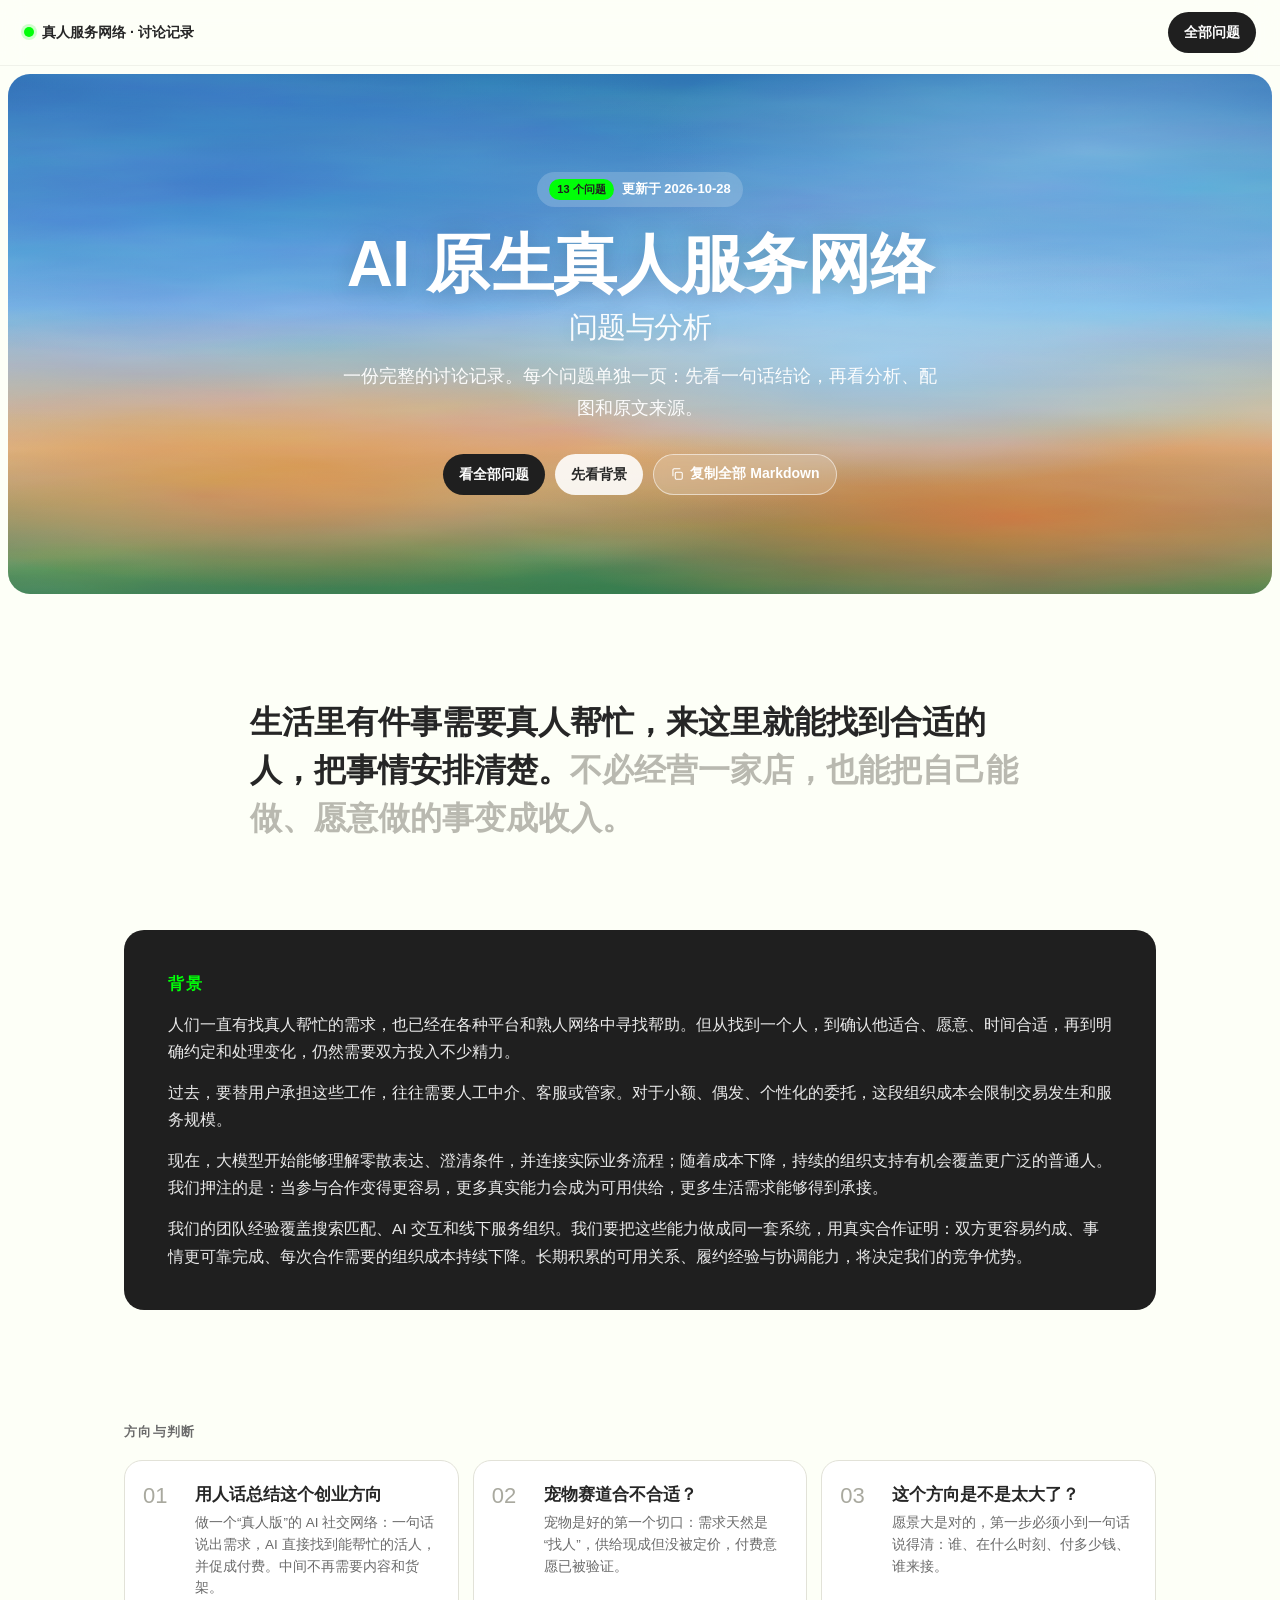
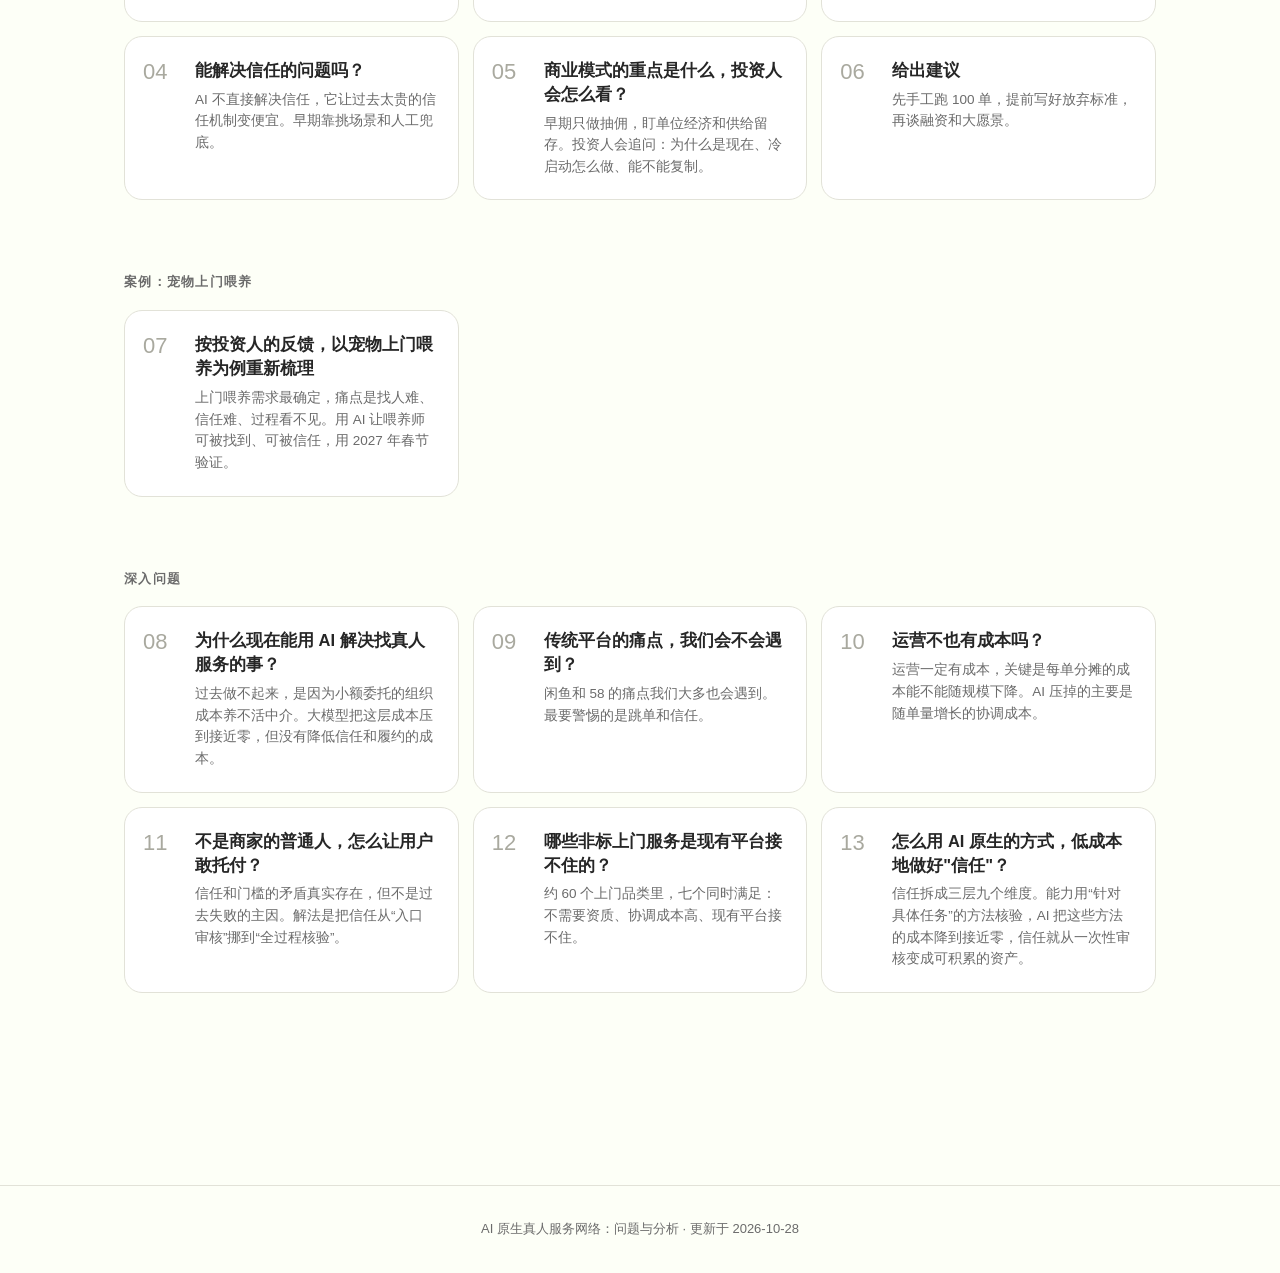
<file: index.html>
<!DOCTYPE html>
<html lang="zh-CN"><head>
<meta charset="utf-8"><meta name="viewport" content="width=device-width, initial-scale=1">
<meta name="robots" content="noindex, nofollow">
<title>AI 原生真人服务网络：问题与分析</title>
<link rel="stylesheet" href="style.css">
</head><body>
<nav class="nav"><a class="brand" href="index.html"><i></i>真人服务网络 · 讨论记录</a>
<div class="nav-right"><a class="pill dark" href="index.html#index">全部问题</a></div></nav>
<header class="hero"><div class="hero-inner">
<div class="eyebrow"><b>13 个问题</b> 更新于 2026-10-28</div>
<h1>AI 原生真人服务网络<span class="h1-sub">问题与分析</span></h1>
<p>一份完整的讨论记录。每个问题单独一页：先看一句话结论，再看分析、配图和原文来源。</p>
<div class="actions"><a class="pill dark" href="#index">看全部问题</a><a class="pill light" href="#background">先看背景</a><button type="button" class="copy-btn on-paint" data-copy="md-all" data-label="复制全部 Markdown">复制全部 Markdown</button></div>
</div></header>
<main class="home">
<p class="statement">生活里有件事需要真人帮忙，来这里就能找到合适的人，把事情安排清楚。<span>不必经营一家店，也能把自己能做、愿意做的事变成收入。</span></p>
<section class="background" id="background"><p class="label">背景</p><p>人们一直有找真人帮忙的需求，也已经在各种平台和熟人网络中寻找帮助。但从找到一个人，到确认他适合、愿意、时间合适，再到明确约定和处理变化，仍然需要双方投入不少精力。</p>
<p>过去，要替用户承担这些工作，往往需要人工中介、客服或管家。对于小额、偶发、个性化的委托，这段组织成本会限制交易发生和服务规模。</p>
<p>现在，大模型开始能够理解零散表达、澄清条件，并连接实际业务流程；随着成本下降，持续的组织支持有机会覆盖更广泛的普通人。我们押注的是：当参与合作变得更容易，更多真实能力会成为可用供给，更多生活需求能够得到承接。</p>
<p>我们的团队经验覆盖搜索匹配、AI 交互和线下服务组织。我们要把这些能力做成同一套系统，用真实合作证明：双方更容易约成、事情更可靠完成、每次合作需要的组织成本持续下降。长期积累的可用关系、履约经验与协调能力，将决定我们的竞争优势。</p></section>
<div id="index"><section class="group"><p class="label">方向与判断</p><div class="grid"><a class="card" href="q01.html"><span class="card-num">01</span><span class="card-title">用人话总结这个创业方向</span><span class="card-tldr">做一个“真人版”的 AI 社交网络：一句话说出需求，AI 直接找到能帮忙的活人，并促成付费。中间不再需要内容和货架。</span></a><a class="card" href="q02.html"><span class="card-num">02</span><span class="card-title">宠物赛道合不合适？</span><span class="card-tldr">宠物是好的第一个切口：需求天然是“找人”，供给现成但没被定价，付费意愿已被验证。</span></a><a class="card" href="q03.html"><span class="card-num">03</span><span class="card-title">这个方向是不是太大了？</span><span class="card-tldr">愿景大是对的，第一步必须小到一句话说得清：谁、在什么时刻、付多少钱、谁来接。</span></a><a class="card" href="q04.html"><span class="card-num">04</span><span class="card-title">能解决信任的问题吗？</span><span class="card-tldr">AI 不直接解决信任，它让过去太贵的信任机制变便宜。早期靠挑场景和人工兜底。</span></a><a class="card" href="q05.html"><span class="card-num">05</span><span class="card-title">商业模式的重点是什么，投资人会怎么看？</span><span class="card-tldr">早期只做抽佣，盯单位经济和供给留存。投资人会追问：为什么是现在、冷启动怎么做、能不能复制。</span></a><a class="card" href="q06.html"><span class="card-num">06</span><span class="card-title">给出建议</span><span class="card-tldr">先手工跑 100 单，提前写好放弃标准，再谈融资和大愿景。</span></a></div></section><section class="group"><p class="label">案例：宠物上门喂养</p><div class="grid"><a class="card" href="q07.html"><span class="card-num">07</span><span class="card-title">按投资人的反馈，以宠物上门喂养为例重新梳理</span><span class="card-tldr">上门喂养需求最确定，痛点是找人难、信任难、过程看不见。用 AI 让喂养师可被找到、可被信任，用 2027 年春节验证。</span></a></div></section><section class="group"><p class="label">深入问题</p><div class="grid"><a class="card" href="q08.html"><span class="card-num">08</span><span class="card-title">为什么现在能用 AI 解决找真人服务的事？</span><span class="card-tldr">过去做不起来，是因为小额委托的组织成本养不活中介。大模型把这层成本压到接近零，但没有降低信任和履约的成本。</span></a><a class="card" href="q09.html"><span class="card-num">09</span><span class="card-title">传统平台的痛点，我们会不会遇到？</span><span class="card-tldr">闲鱼和 58 的痛点我们大多也会遇到。最要警惕的是跳单和信任。</span></a><a class="card" href="q10.html"><span class="card-num">10</span><span class="card-title">运营不也有成本吗？</span><span class="card-tldr">运营一定有成本，关键是每单分摊的成本能不能随规模下降。AI 压掉的主要是随单量增长的协调成本。</span></a><a class="card" href="q11.html"><span class="card-num">11</span><span class="card-title">不是商家的普通人，怎么让用户敢托付？</span><span class="card-tldr">信任和门槛的矛盾真实存在，但不是过去失败的主因。解法是把信任从“入口审核”挪到“全过程核验”。</span></a><a class="card" href="q12.html"><span class="card-num">12</span><span class="card-title">哪些非标上门服务是现有平台接不住的？</span><span class="card-tldr">约 60 个上门品类里，七个同时满足：不需要资质、协调成本高、现有平台接不住。</span></a><a class="card" href="q13.html"><span class="card-num">13</span><span class="card-title">怎么用 AI 原生的方式，低成本地做好&quot;信任&quot;？</span><span class="card-tldr">信任拆成三层九个维度。能力用“针对具体任务”的方法核验，AI 把这些方法的成本降到接近零，信任就从一次性审核变成可积累的资产。</span></a></div></section></div>
</main>
<footer>AI 原生真人服务网络：问题与分析 · 更新于 2026-10-28</footer>
<script type="text/markdown" id="md-all"># AI 原生真人服务网络：问题与分析

> 一份完整的讨论记录：每个问题保留原话，下面是分析和结论。
> 更新日期：2026-10-28

## 背景

人们一直有找真人帮忙的需求，也已经在各种平台和熟人网络中寻找帮助。但从找到一个人，到确认他适合、愿意、时间合适，再到明确约定和处理变化，仍然需要双方投入不少精力。

过去，要替用户承担这些工作，往往需要人工中介、客服或管家。对于小额、偶发、个性化的委托，这段组织成本会限制交易发生和服务规模。

现在，大模型开始能够理解零散表达、澄清条件，并连接实际业务流程；随着成本下降，持续的组织支持有机会覆盖更广泛的普通人。我们押注的是：当参与合作变得更容易，更多真实能力会成为可用供给，更多生活需求能够得到承接。

我们的团队经验覆盖搜索匹配、AI 交互和线下服务组织。我们要把这些能力做成同一套系统，用真实合作证明：双方更容易约成、事情更可靠完成、每次合作需要的组织成本持续下降。长期积累的可用关系、履约经验与协调能力，将决定我们的竞争优势。

---

## 问题一：用人话总结这个创业方向

> **原问题：** 抖音和小红书都赶上了智能终端、摄像头和流媒体的年代，但 AI 时代的新产品还没出来。应该有一种形态，让用户更低门槛地随时随地表达需求和想法，AI 理解、互动、匹配推荐。连接的不只是内容，而是能提供资源和帮助的活人和活人的 AI 分身。比如技术问题随时有牛人连线，挂号、跑腿、代办、交易、问答都可以，"我愿意为这个号出 1000 黄牛费""我愿意为这个专业问题付 200"。知乎、小红书、闲鱼、电商货架、推荐，都是过去的形态和技术。本质就是需求理解、现实世界的数字化、搜索或推荐完成连接。让每一个人的知识、经验、能力和资源都能被定价、被连接、被交易。想象互联网诞生的第一天就有现在的 AI 能力，我们会怎么做？用人话总结一下这个创业方向。

**一句话：** 做一个"真人版"的 AI 社交网络，让任何人随时一句话找到能帮自己解决问题的活人，并且愿意为此付钱。

1. **每个人把自己"喂"给 AI。** 你懂什么、会什么、手里有什么资源、能帮别人解决什么问题，都告诉自己的 AI 分身。不用写帖子、拍视频、开店铺、上架商品。
2. **有需求的人一句话说出来。** 不用搜、不用刷、不用翻评论区和私信。
3. **AI 理解需求、匹配真人、撮合成交。** 匹配到的不是内容、账号或商品，而是一个带着知识、经验、能力和资源的活人。

**核心判断：** 过去所有平台都是先把现实世界变成内容或商品，再靠搜索和推荐让人去找，因为机器不懂人话。现在 AI 懂人话了，这一层中间物可以拿掉，需求和供给可以用自然语言直接对接。

*配图：过去要经过内容和货架才能找到人，现在 AI 直接把需求对上真人。*

**机会在两处：** 一是通用 agent 解决不了、需要真人在现实世界出手的事，比如挂号、跑腿、代办、找资源。二是过去没被定价、没被连接的个人能力。微信只能连熟人，知乎不收钱，闲鱼只认商品。

| 平台 | 连接的是什么 | 供给方门槛 | 能否交易 |
| --- | --- | --- | --- |
| 知乎 | 回答内容 | 要会写 | 弱 |
| 小红书 | 图文和视频内容 | 要会做内容、做号 | 弱，靠私信 |
| 闲鱼、电商 | 上架的商品 | 要会上架、运营店铺 | 强 |
| 微信 | 熟人 | 只能连熟人 | 靠转账 |
| 本项目 | 带能力和资源的活人 | 会说话就行，AI 替他建分身 | 强，平台担保 |

---

## 问题二：宠物赛道合不合适？

> **原问题：** 宠物赛道

**结论：** 宠物是个好的第一个切口。

- **需求天然是"找人"。** 猫突然不吃饭、出差一周谁来喂、新手养猫手忙脚乱。小红书上有一万篇帖子，但用户要的是现在有个懂的人帮他。
- **供给现成且没被定价。** 宠物医助、资深养宠人、猫舍主理人、喂养师、训犬师，大量人有经验有时间，只能在群里免费答或者自己做号。
- **付费意愿已被验证。** 线上问诊、上门喂猫、训犬课都已经是成熟交易，只是分散在不同 app 和微信群里。
- **高频、情绪强、信任链短，人群集中。** 一次靠谱的服务，用户就会记住这个人。供需两端常常是同一批人。

**要想清楚的坑：** 线上判断"要不要去医院"有医疗责任边界；第一批供给从哪来；线下履约一旦出事平台要兜底；和"在群里问"的差异必须在体验上立住，即说一句话，几分钟内有个对的人接上。

---

## 问题三：这个方向是不是太大了？

> **原问题：** 这个方向是不是太大了

**结论：** 作为愿景，大是对的。作为第一步，它太大了。

*配图：愿景层层收窄，直到第一单能用一句话说清。*

- **双边网络冷启动。** 两边都是零，这是最难的创业形态之一。
- **"任何需求"等于没有需求。** 挂号、跑腿、问答、买房咨询，供给、定价、履约、信任机制都不一样。
- **宠物本身也是一个赛道，不是一个产品。** 问诊、寄养、上门、训练、殡葬，每个都是独立生意。

**怎么缩小：** 先想"一个自己会用、很快做得出来、能收到第一笔钱的东西"。只做一个场景，供给先手工找 20 个人，需求先在微信群或网页里跑，先验证两件事：用户愿不愿意为"快速连上一个对的人"付钱，这些人愿不愿意被这样定价和调度。

**判断标准：** 能不能用一句话说清楚，第一个用户是谁，他在什么时刻打开你，付多少钱，谁来接。说得清，大小就合适。

---

## 问题四：能解决信任的问题吗？

> **原问题：** 你觉得这个能解决信任的问题么？一个人把需求给另外一个人做，如何解决信任的问题呢

**结论：** AI 本身不解决信任，解决信任的是机制。AI 能让一些过去太贵的机制变便宜。信任其实是四件事：

| 信任类型 | 用户在担心什么 | 传统解法 | AI 能新加什么 |
| --- | --- | --- | --- |
| 能力 | 这个人是不是真的懂 | 认证、评分、看作品 | 录分身时就在"面试"他，服务后还能评估质量，可以持续低成本地核验 |
| 履约 | 会不会跑路或敷衍 | 平台担保、押金、先款后货 | 帮助有限，主要靠老办法 |
| 兜底 | 事没办好钱怎么办 | 平台退款和赔付 | 不是技术问题，早期由平台出钱兜底 |
| 隐私和安全 | 信息交出去安不安全 | 平台规则 | 先对 AI 说，由 AI 决定给谁看、给看多少，相当于多一层代理 |

- **选场景就是在选信任难度。** 线上问答主要是能力和兜底，上门服务最重的是履约和安全。
- **早期信任靠人工。** 第一批供给者亲自筛，出了问题亲自处理。大众点评早期评价是编辑写的，Airbnb 早期创始人挨家拍照。
- **信任是要用时间建的资产，** 不是上线前要想通的功能。

---

## 问题五：商业模式的重点是什么，投资人会怎么看？

> **原问题：** 你觉得这个的商业模式上哪些是重点，如何从投资人角度去分析

### 商业模式的重点

- **收入来源早期只选一种。** 可选的有交易抽成、供给方付费、需求方会员。早期只做抽成，数据最诚实。
- **生死指标是单位经济，不是 GMV。** 一单用户付多少、平台留多少、获客和人工花多少。早期一定亏，关键是随规模转正的路径说得清。
- **供给方留存比需求方更重要。** 能让一个普通人每月稳定多赚两三千，模式就成立了一半。
- **网络效应要被证明。** 供给越多匹配越准，用户越多供给越愿意来，而且这个飞轮不靠人工推。
- **护城河靠时间堆。** 供给者分身和历史表现数据、用户需求历史、"急事找人靠谱"的品牌。

*配图：网络效应的飞轮。投资人要看的是它能不能不靠人工推动。*

### 投资人会问的六个问题

1. **为什么是现在。** 过去让普通人把能力变成可被发现、可被定价的供给，要做号、做内容、做运营。现在 AI 替他做，门槛从"会做内容"降到"会说话"。
2. **为什么是你。** 对目标人群和双边撮合的独特理解。
3. **市场有多大。** 不报宠物市场总规模，要算"可以被线上连接和定价的服务"，再讲复制到其他垂类。
4. **为什么大厂不做。** 内容、货架、店铺是它们的根基，让个人以活人身份被直接匹配，和它们的商业模型冲突。
5. **冷启动怎么做。** 具体到城市、人数、渠道，最好已经手工跑过几十单。
6. **能做多大。** 宠物跑通后，同一套"活人分身加 AI 匹配"要能复制到母婴、装修、求医、留学。

**两个要提前准备的质疑：** "这不就是更好的在行吗？"答：那些是供给者自己上架，我们是 AI 替供给者建分身并主动匹配，进入成本差一个数量级。"AI 分身是不是噱头？"答：现阶段它的价值是降低录入门槛、做初筛，不是替代真人，是否核心要用数据回答。

---

## 问题六：给出建议

> **原问题：** 以及给出建议

- **先定三个决定。** 第一个产品只做一个场景；AI 分身先当内部工具，不当卖点；前 100 单全部人工兜底，不满意直接退。
- **六到八周跑 100 单。** 先亲自找 20 到 30 个供给者，边聊边录分身；再用网页或小程序加微信搭最小系统，人工派单；每天盯响应时间、复购和供给者意愿。
- **跑完要回答五个问题。** 用户为什么付钱而不是找熟人；多少人下了第二单；几个供给者主动要单；每单实际留多少钱、人工花多少时间；AI 的判断和匹配有多少要人工改。
- **提前写好放弃标准。** 复购低于 15%，供给者第二个月留不住一半，用户等待时间降不下来，三条中两条就换场景。
- **现在不要做的事。** 没有 100 单数据前不融资，对外只讲第一个场景，不先打磨分身的产品体验。
- **把时间花在一线。** 前两个月应该在目标人群里、在供给者身边、亲自派单，而不是写代码。

*配图：六到八周的节奏，最后按放弃标准做判断。*

---

## 问题七：按投资人的反馈，以宠物上门喂养为例重新梳理

> **原问题：** 这个是投资人给的反馈（白板：① 需求 ② 现状 ③ Solution ④），要不你按照这个帮我重新梳理讲清楚。以宠物上门喂养为例，你帮我做这个吧。

**一句话：** 上门喂养的需求最确定，痛点是找人难、信任难、过程黑箱。我们用 AI 把每个喂养师变成可被找到、可被信任的真人，用运营兜住信任，用 2027 年春节这一个窗口完成验证。

*配图：按投资人白板的四块展开。*

### ① 需求

- **谁。** 一二线城市独居或小两口，养一到三只猫。猫换环境容易应激，只能请人上门。
- **什么时刻。** 出差、回老家、春节和国庆长假，离家一到十天，提前三到七天找人。
- **真正需求是放心。** 人要靠谱，不乱翻东西，不放跑猫，人在外地也知道家里什么情况。
- **Agent 时代的需求。** 用户只说一句话："国庆 1 到 7 号，望京，两只猫，一只胆小，每天一次，60 一次以内。"剩下的全部由 AI 和真人一起完成。

### ② 现状

| 方式 | 流程 | 痛点 |
| --- | --- | --- |
| 找朋友帮忙 | 微信问朋友，给钥匙或密码 | 欠人情，不专业，节假日朋友也不在 |
| 小红书或宠物群找个人喂养师 | 搜帖，看笔记，私信，聊价，加微信，转账 | 筛选累，真假难辨，没有担保 |
| 平台下单 | 在美团、闲鱼或小程序下单，平台派单 | 不知道来的是谁，质量不稳 |
| 送寄养 | 把猫送过去 | 猫应激，贵，有交叉感染风险 |

三个核心痛点：找人难，信任难，过程黑箱。供给端也有痛：靠发内容获客，平时没单、节假日接不过来，口碑留在私信里。

### ③ 方案

- **技术：AI 做四件事。** 一句话下单并生成猫档案；帮喂养师整理成可被匹配的 AI 分身；按距离、档期、猫的情况和口碑推两三个具体的人并说明理由；每次上门打卡、视频、AI 日报，异常自动提醒。
- **运营：信任靠这一层兜住。** 只做一个区，先招 20 到 30 个喂养师并亲自面试；钱先进平台，完成再结算，配保险，门锁密码按天授权；优先推同一个喂养师；春节前一个月开预约池。

### ④ 商业与落地

- **按单抽佣。** 一线平台价 50 到 80 元一次，我们取 60 元、春节 80 元，抽佣 20%，单个用户年贡献约 200 元（推算）。
- **数据支撑。** 2026 年 1 月 58到家上门喂猫订单是上月的 9.2 倍（[光明网](https://economy.gmw.cn/2026-02/12/content_38592249.htm)）；选择专业上门喂养的宠主占 11.4% 且在上升（[央视网转载宠物行业白皮书](https://business.cctv.com/2026/01/05/ARTIdmv2AWmVeRVodaZYLOvQ260105.shtml)）；一线平台价 50 到 80 元，派单平台春节 70 到 80 元（[法治日报](https://finance.sina.com.cn/jjxw/2026-02-27/doc-inhpfhtu0926479.shtml)、[健康时报](https://c.m.163.com/news/a/KLQ7FU7R052583KJ.html)）；行业保险基本空白（[法治日报](https://finance.sina.com.cn/jjxw/2026-02-27/doc-inhpfhtu0926479.shtml)）；2027 年春节是 2 月 6 日（[香港天文台](https://www.hko.gov.hk/tc/gts/time/calendar/text/files/T2027c.txt)）。
- **落地节奏。** 11 月招满 30 个喂养师跑 50 单；12 月开春节预约池；2027 年 1 月锁定 200 单；春节（2 月 6 日）后复盘。
- **放弃标准。** 春节锁不到 100 单，或投诉率超过 5%，就回到线上问答重新切入。

---

## 问题八：为什么现在能用 AI 解决找真人服务的事？

> **原问题：** 为什么现在能干用 AI 解决找真人服务的事？这里要看看为啥现在还没有类似的产品，是技术不行，还是伪需求？

**结论：** 以前没做成，主要不是伪需求，也不全是技术不行，而是"组织一次小额委托"的成本太高，养不活中介。大模型把这部分成本压下来了，这是"为什么是现在"。但 AI 只降低了约人、谈人的成本，没有降低信任和履约的成本。

### 需求一直存在

闲鱼上的服务类交易、58 同城的家政维修、跑腿平台、宠物上门小程序，都证明有人愿意花钱找真人办事。

### 过去的尝试死在成本结构上

在行、分答、知乎 Live 这一波知识付费，国外的 TaskRabbit、Thumbtack，都做过"连接有能力的个人"。它们要么萎缩，要么退回到标准化、高客单的品类。

- **小额、偶发、个性化的委托，组织成本和客单价不成比例。** 一个 60 元的上门喂猫，前面要问清楚需求、确认人合不合适、时间对不对、价钱多少，出了变化还要重新协调。过去这些只能靠客服、管家、中介来做，人工成本可能吃掉整单利润。
- **所以平台只能做两种事。** 要么把服务标准化成商品，比如跑腿、保洁；要么只做信息展示，让用户自己去聊，比如闲鱼和 58。非标的、小额的委托一直没人承接。

### 现在变化的是什么

大模型能理解零散的表达，能追问、澄清、把需求变成明确的约定，还能接上下单、排期、通知这些业务流程，而且几乎不增加每单的边际成本。过去只有高客单才配得上的"管家式服务"，第一次可以覆盖普通人的小额委托。

*配图：组织一次委托的六个环节交给 AI，上门履约仍然由人完成。*

### 要诚实面对的三个风险

- **AI 降的是协调成本，不是履约成本。** 上门那 30 分钟的人工省不掉。协调成本占比大的品类，AI 价值才大。
- **AI 变不出供给。** 没有空闲的靠谱供给，匹配再准也没用。
- **大平台也有 AI。** 我们的答案必须是"AI 加上积累下来的真人关系和履约数据"。

**要用数据证明：** 每完成一单需要多少人工分钟，以及这个数是否随着单量上升持续下降。

---

## 问题九：传统平台的痛点，我们会不会遇到？

> **原问题：** 传统这些平台如闲鱼、58 同城，他们面临哪些痛点？这些痛点我们会不会面临？面临的话有哪些可以尝试的解法？

| 痛点 | 在闲鱼、58 上的表现 | 我们会不会遇到 | 可以尝试的解法 |
| --- | --- | --- | --- |
| 信息不真实 | 中介冒充个人，虚假信息，照片和本人对不上 | 会 | 供给少而精，只放亲自见过、实名、试过单的人；AI 在录分身和每次服务后持续核验 |
| 跳单 | 聊上之后加微信私下交易，平台拿不到钱 | 会，而且更严重，因为我们鼓励长期合作 | 让平台在匹配之后仍然有用：担保、保险、日报、排期、纠纷处理；抽佣压低；盯住复购里有多少留在平台 |
| 低频，留不住人 | 用户有事才来，办完就走 | 会 | 同一张真人网络跨品类；保留档案；节假日前主动提醒 |
| 非标服务难控质量 | 服务好坏全凭运气，纠纷靠双方吵 | 会，上门服务更明显 | 交付拆成清单，打卡加视频加 AI 日报；先付款进平台，完成再结算；每单配保险 |
| 供需时间错配 | 节假日约不到人，平时没单 | 会 | 提前开预约池，节假日动态定价，储备兼职供给，扩品类填平平时单量 |
| 获客靠买流量 | 竞价排名，付钱的商家排前面，劣币驱逐良币 | 规模大了会 | 早期靠社区和转介绍；收入不来自供给方广告费，排序只看匹配和口碑 |
| 规模大了人工成本上涨 | 自营模式人力很重 | 这正是我们押注能避开的 | 协调、客服、回访交给 AI，人工只处理异常；每月盯单均人工时间 |
| 平台责任和监管 | 出事后平台和服务者互相推责任 | 会，消协已经在点名 | 明确平台是撮合和担保方；保险覆盖双方；主动对接行业标准 |

**最值得担心的是跳单和信任。** 跳单和"沉淀长期关系"这个卖点天然冲突。用户和服务者熟了以后，平台必须持续提供他们自己做不到的东西，比如担保、保险、排期和跨品类找人。

**给投资人的一句话：** 找真人帮忙的需求一直都在，过去做不起来，是因为小额委托的组织成本太高，养不活中介。大模型让这层组织成本接近零。AI 只解决协调，信任和履约还要靠运营一单单做出来。所以我们的壁垒不是模型，而是积累下来的可用真人关系、履约数据和协调能力。

---

## 问题十：运营不也有成本吗？

> **原问题：** 运营不也有成本么

**结论：** 对，而且早期会花得很多。关键不是有没有运营成本，而是每一单分摊到的运营成本会不会随规模持续下降。

| 运营成本 | 和单量的关系 | AI 能不能降 | 怎么让它变小 |
| --- | --- | --- | --- |
| 沟通协调：问需求、找人、确认时间、改约 | 每单都有 | 能，这是 AI 主要替代的部分 | 常规情况交给 AI，人只看例外 |
| 客服和回访 | 每单都有 | 大部分能 | AI 日报和自动回访，人只处理投诉 |
| 供给招募和审核 | 按人算，一次性 | 只能降一点 | 服务者留得越久，分摊到每单越少 |
| 纠纷和事故处理 | 按出事次数算 | 降不了处理本身 | 更好的筛人和履约记录压低出事率 |
| 保险和赔付 | 每单都有 | 降不了 | 履约记录好了，和保险公司谈更低费率 |

**算一笔账（全是假设，前 100 单要用真实数据替换）：**

| 项目 | 纯人工 | AI 承担常规协调后 |
| --- | --- | --- |
| 每单协调和客服时间 | 约 20 分钟 | 约 3 分钟 |
| 按每小时 50 元人力折算 | 约 17 元 | 约 2.5 元 |
| 招募一个服务者花 3 小时，一年接 100 单，每单分摊 | 约 1.5 元 | 约 1.5 元 |
| 平台每单收入 | 60 到 80 元 | 60 到 80 元 |

*配图：AI 改变的主要是第一项：随单量增长的协调和客服成本。*

- **服务者流失率高，招募就摊不薄。** 供给留存既是体验问题，也是成本问题。
- **保险和赔付是硬成本。** 只能靠出事率下降和规模议价来降。
- **早期人工投入是必须的。** 这是在买第一批信任和数据。

**传统平台走了两个极端。** 闲鱼几乎不做运营，成本低但信任解决不了；58到家这类自营模式运营很重，成本降不下来。我们押注中间那条路：信任相关的运营由人做，而且做重；协调相关的运营交给 AI，越做越轻。

---

## 问题十一：不是商家的普通人，怎么让用户敢托付？

> **原问题：** 如何让不是商家的普通人，也能让自己的真实能力和空闲时间，变成别人敢托付、能办成的可靠服务？用户会不会担心"不是商家的普通人怎么能让他相信"？传统做法一般是重人工运营，然后审核商家资质，但这样做门槛又高了。这个矛盾点是不是现在还没有出现类似产品最核心的点？从 AI Native 的方式来解决，有没有一些新的解法？

**结论：** 这个矛盾真实存在，但它不是过去类似产品失败的首要原因。更深的问题是，传统做法把信任全押在"入门那一刻"的静态审核上，结果门槛抬高了，安全也没换来。过去这类平台萎缩，直接原因更多是跳单、低频和季节性、获客烧钱、服务者身份的劳动纠纷。AI 原生的解法，是把信任从"入口一次审核"挪到"全过程持续核验"：入口门槛低，按风险逐级开放，履约全程留证，用行为数据持续更新信誉，出了事平台按单兜底。

*配图：信任从入口一次审核，挪到全过程持续核验。*

### 证据一：高门槛没有换来安全

- **Rover 和 Wag 的通过率很低，但照样出事。** Rover 2013 年自称只接受约 15% 的申请人 [1]，华尔街日报报道 Wag 通过率约 5% [2]。可 CBS 仍然找到 14 个宠物在照看期间死亡的家庭，其中 12 起涉及 Rover [3]。Rover 也承认不核实资料内容，不和保姆见面 [4]。
- **滴滴乐清案，静态审核全部通过。** 嫌疑人背调、真实证件、人脸识别都通过了。真正的预警信号是作案前一天另一名乘客的投诉，客服承诺两小时回复，却没有处理 [5]。
- **猫巷这类国内平台的门槛高在收费上。** 宠托师要 3 年养宠经验、芝麻分大于 650，交 99 元认证费和 500 元保证金。从业者吐槽"你想赚上门喂猫的 40 元，他们却想赚你的 500 元" [6]。

### 证据二：过去失败的真正原因

- **跳单。** Homejoy 最受欢迎的保洁员攒够固定客户后离开平台，剩下的质量越来越差 [7]。一项发表在 Management Science 的随机实验发现，平台把声誉评分做好以后，双方信任增强，私下交易反而更多 [8]。猪八戒网约 90% 的交易在匹配后转到平台外 [8]。
- **低频和季节性。** 国内同一批宠托师，春节和国庆的收入能差十倍 [9]。pidan 2019 年春节单量超出预期，临时招的人一半没来，有用户的钥匙找不到了 [10]。
- **服务者身份的劳动纠纷。** Homejoy 官方给出的关停原因是四起"保洁员该不该算员工"的诉讼 [11]。

### 证据三：普通人也能被信任，前提是"保障加评价加复购"

- **用户确实担心，但已经在自己想办法。** 国内宠物主普遍要求宠托师全程录视频，或者在家装摄像头 [12]。这说明"过程可验证"是现成的需求。
- **Rover 跑通了。** 它的供给全是普通人。2022 年 42% 的新用户来自口碑，60% 在 12 个月内复购，营销支出占收入比例从 2018 年的 82% 降到 21% [13]。它明确把平台担保当作让交易留在平台内的工具 [13]。
- **按风险分层，比一刀切抬门槛更有效。** 闲鱼对芝麻分超过 600 的用户开放"先收钱后发货"，转化率提升 133%，低分用户照样按正常流程交易 [14]。Airbnb 只拦截高风险预订，派对报告率下降超过 50% [15]。

### AI 原生的五个解法

| 解法 | 怎么做 | 先例 | AI 起什么作用 |
| --- | --- | --- | --- |
| 低门槛进入，按风险逐级开放 | 新人先接低风险的单，履约记录好再解锁更高风险的单 | 闲鱼信用分档 [14]；Airbnb 高风险预订拦截 [15] | 实时给每一单评估风险，决定谁能接 |
| AI 结构化面试替代人工审核 | 实名核验后，AI 用 20 分钟问真实案例，判断经验和责任心 | 7 万人随机实验：AI 面试组录用率高 12%，30 天留存高 17% [16] | 把人工面试的成本降到接近零，门槛不必靠收费抬高 |
| 履约全程留证 | 每次上门打卡、定位、视频，AI 核对时间、地点、画面是否一致，生成日报 | Uber 用手机传感器识别异常停车 [17]；宠物主本来就要求录视频 [12] | 自动核验和总结，异常立即提醒主人 |
| 行为数据驱动的动态信誉，加投诉硬时限 | 不看星级，看准时率、留证完整度、回头客、投诉；投诉两小时内必须处置并暂停接单 | Rover 97% 都是五星，星级已无区分度 [13]；滴滴乐清案教训 [5] | 持续给每个人打分，发现异常信号 |
| 平台按单担保 | 每单配宠物意外和财物保障，出事平台先赔 | Rover Guarantee 最高赔 2.5 万美元 [13]；Thumbtack 退款保障 [18] | 用履约数据给每单定价，越守约的人保障成本越低 |

**这五个解法同时在解决跳单。** 担保、留证、日报和信誉积累，都只有在平台内交易才有。用户和喂养师熟了以后，留在平台上仍然比私下交易更划算。

### 落到宠物上门喂养（建议，需要用前 100 单验证）

| 级别 | 怎么达到 | 能接什么单 |
| --- | --- | --- |
| 新手 | 实名核验、AI 面试、线上培训，不收认证费和保证金 | 家里有摄像头、智能锁临时密码、白天的单次上门；系统加强抽查 |
| 认证 | 完成 5 单无投诉，留证完整 | 多日连续单、需要交接钥匙的单 |
| 资深 | 完成 30 单，有回头客 | 喂药、老年猫、春节高峰优先派单 |

- **早期仍然要线下见面。** 第一批 30 个喂养师我们亲自见，AI 面试的作用是把规模化以后的审核成本降下来。
- **身份核验不能只靠人脸。** Gartner 预测到 2026 年，30% 的企业会因为深度伪造不再信任单一的人脸核验 [19]。可以接入国家"网号、网证"，它能在不暴露明文身份的前提下核验身份 [20]。

### 一句话

普通人能不能被托付，不取决于入口审得多严，而取决于过程看不看得见、出了事有没有人兜。AI 让持续核验和按单担保变得足够便宜，门槛就可以放低，供给才能真正来自普通人。

### 来源

1. [StrictlyVC，Rover 审核通过率，2013-10-03](https://strictlyvc.com/2013/10/03/rover-dogs-tale/)
2. [Marketplace，转述华尔街日报 Rover 与 Wag 通过率，2017-10-13](https://www.marketplace.org/2017/10/13/why-its-so-hard-qualify-dog-walker/)
3. [WINK/CBS，Rover 保姆照看期间宠物死亡调查，2019-04-17](https://www.winknews.com/news/national/dog-s-death-under-care-of-rover-sitter-raises-questions-about-app-s-screening-policies/article_5e892db1-da62-5326-8d56-356110858c16.html)
4. [CBS LA，宠物保姆应用的风险，2018-11-18](https://www.cbsnews.com/losangeles/news/pet-sitter-apps-dangers/)
5. [澎湃新闻，滴滴关于乐清案的声明，2018-08-25](https://www.thepaper.cn/newsDetail_forward_2380047)
6. [新快报，新浪转载，宠托师平台门槛，2024-10-18](https://finance.sina.com.cn/tech/roll/2024-10-18/doc-incswtrt5708801.shtml)
7. [Hagiu & Wright，Marketplace Leakage，2023-03](https://www.andreihagiu.com/Leakage%20Final.pdf)
8. [Platform Papers，信任与平台去中介化，2022-08-16](https://platformpapers.substack.com/p/trust-and-platform-disintermediation)
9. [虎嗅，宠物上门行业现状，2026-10-08](https://www.huxiu.com/article/4895955.html)
10. [新浪科技，pidan 春节事件，2019-02-16](https://tech.sina.com.cn/i/2019-02-16/doc-ihqfskcp5719478.shtml)
11. [SFist，Homejoy 关停，2015-07-17](https://sfist.com/2015/07/17/cleaning_service_startup_homejoy_sh/)
12. [人民网上海，宠物上门服务调查，2025-02-05](http://sh.people.com.cn/n2/2025/0205/c176737-41126728.html)
13. [Rover 2022 年报，美国证监会文件，2023-03-09](https://www.sec.gov/Archives/edgar/data/1826018/000182601823000015/rovr-20221231.htm)
14. [极客公园，闲鱼信用速卖，2017-12-20](https://www.geekpark.net/news/225239)
15. [Airbnb Newsroom，反派对技术，2024-05-21](https://news.airbnb.com/airbnb-cracks-down-on-holiday-weekend-parties-with-anti-party-technology)
16. [Jabarian 等，AI 语音面试大规模实验，2025](https://brianjabarian.org/voiceai)
17. [TechSpot，Uber RideCheck，2019-09-18](https://www.techspot.com/news/81953-uber-rolls-out-ridecheck-safety-feature-across-us.html)
18. [Thumbtack Guarantee](https://www.thumbtack.com/guarantee)
19. [Gartner，深度伪造与身份核验，2024-02-01](https://web.archive.org/web/2024/https://www.gartner.com/en/newsroom/press-releases/2024-02-01-gartner-predicts-30-percent-of-enterprises-will-consider-identity-verification-and-authentication-solutions-unreliable-in-isolation-due-to-deepfakes-by-2026)
20. [国家网信办，网号网证管理办法，2025-05-23](https://www.cac.gov.cn/2025-05/23/c_1749711107835487.htm)

---

## 问题十二：哪些非标上门服务是现有平台接不住的？

> **原问题：** 有空可以让 Opus 帮忙调研一下现在全网这种非标上门服务需求都有哪些类，然后把协调成本占比大的品类整理一下（也就是不需要资质认证的），我们可以和现有平台错位竞争。需要尽量详细，跨越各大内容和找工作的平台。后面只要用户有个性化需求，找不到平台能解决，我希望一下就能想到我们。

**结论：** 三路调研覆盖内容社区、交易服务、找工作兼职三类平台，合并去重后约 60 个上门或到场品类。同时满足"不需要资质、协调成本占比高、现有平台接不住"的，集中在七个品类：宠物上门照看、陪诊、老人临时帮手和陪伴、上门做饭、临时带娃和伴读、整理收纳和搬家打包、非标跑腿代办。这七个在三路调研里都进了前十。它们的共同点是：需求一句话说不清，要多轮沟通，要把家门、老人、孩子或宠物交给陌生人，而现有平台要么是派单，要么只展示信息，交易最后都落到私信加微信。

**要如实看到的一点：** 美团已经在用 AI 承接非标跑腿，把需求分成六类，原话是"对话替代表单"，目的是让"非标、个性化的需求也能被承接" [1]。大平台也看到了这件事，我们不能只靠"用了 AI"取胜。

*配图：左上的绿框是错位竞争区：协调成本高，现有平台覆盖弱。*

### 怎么筛的

1. **不需要资质。** 有法定准入或持证要求的直接排除，比如电工、燃气、开锁备案、导游、学科家教、兽医上门诊疗、游泳教学。
2. **协调成本占比高。** 服务本身单价不高，但描述需求、确认能力、约时间、改约、现场判断、交接钥匙这些环节很重。
3. **现有平台接不住。** 大平台靠派单就能跑通的标准品类不碰，比如同城急送、日常保洁、家电清洗、代驾。

### 品类全景

| 大类 | 品类 | 资质 | 协调成本 | 现有平台覆盖 | 判断 | 代表来源 |
| --- | --- | --- | --- | --- | --- | --- |
| 宠物 | 上门喂猫、遛狗、短期照看 | 不需要 | 极高 | 弱，多在社交平台私约 | 切入 | [澎湃](https://m.thepaper.cn/newsDetail_forward_32611241)、[扬子晚报](https://www.yangtse.com/news/txs/202610/t20261003_399377.html) |
| 宠物 | 家庭寄养 | 不需要 | 高 | 弱 | 观察 | [人民网](http://finance.people.com.cn/n1/2026/0116/c1004-40646604.html) |
| 宠物 | 上门洗护 | 不需要 | 中 | 中，盒马、滴滴在做 | 观察 | [腾讯新闻](https://news.qq.com/rain/a/20250123A06L3W00)、[IT之家](https://www.ithome.com/0/905/325.htm) |
| 宠物 | 上门诊疗 | 需要执业兽医 | — | — | 回避 | [执业兽医管理办法](https://www.beijing.gov.cn/zhengce/zhengcefagui/202303/t20230310_2933831.html) |
| 照护 | 陪诊（非医疗） | 不需要，国标为推荐性 | 极高 | 弱，大厂刚入局 | 切入 | [新华网](https://www.news.cn/20260706/04916effd0a34b20ad8b092b647950c4/c.html)、[36氪](https://www.36kr.com/p/3845275806006146) |
| 照护 | 老人陪伴、"共享儿女"、代探视 | 不需要 | 极高 | 弱 | 切入 | [光明网](https://m.gmw.cn/2026-10/20/content_1304577447.htm)、[澎湃](https://m.thepaper.cn/newsDetail_forward_34303468) |
| 照护 | 上门洗头、理发 | 未查到要求 | 高 | 弱，靠短视频获客 | 观察 | [光明网](https://m.gmw.cn/toutiao/2026-07-02/content_1304517622.htm) |
| 照护 | 上门助浴 | 新工种，未见强制持证 | 高 | 机构为主 | 观察 | [腾讯新闻](https://news.qq.com/rain/a/20241219A040HW00)、[上海市政府](https://www.shanghai.gov.cn/nw12344/20250317/87dbab7b44174c6c956dfdac52575b05.html) |
| 照护 | 医院护工、月嫂、育儿嫂 | 体检和培训要求 | 高 | 强，家政平台 | 回避 | [中新网](https://www.chinanews.com.cn/sh/2025/09-27/10490377.shtml)、[天鹅到家招股书](https://www.sec.gov/Archives/edgar/data/1798255/000119312521207533/d143830df1.htm) |
| 家庭 | 上门做饭、私厨、年夜饭 | 不需要，自办健康证 | 极高 | 弱 | 切入 | [界面](https://www.jiemian.com/article/8370780.html)、[光明网](https://m.gmw.cn/2026-02/19/content_1304348305.htm)、[澎湃](https://www.thepaper.cn/newsDetail_forward_24477641) |
| 家庭 | 整理收纳、断舍离 | 不需要 | 极高 | 弱，平台只有套餐 | 切入 | [新华网](http://www.news.cn/2023-03/16/c_1129437596.htm)、[新浪](https://finance.sina.com.cn/roll/2025-01-05/doc-inecvvxh7216023.shtml) |
| 家庭 | 日式搬家、打包、小型搬抬、清运 | 不需要 | 高 | 中，货运平台卖车不卖人 | 切入 | [界面](https://www.jiemian.com/article/15234491.html)、[央广](http://m.cnr.cn/shanghai/news/zq/20230703/t20230703_526312931.html) |
| 家庭 | 家具组装、挂装、窗帘（不含涉电） | 不需要 | 高 | 中，万师傅、鲁班以商家单为主 | 观察 | [21财经](https://m.21jingji.com/article/20240612/herald/905c06e54a8e2c10ae810809b3b8b652_zaker.html)、[TaskRabbit](https://www.taskrabbit.com/cost-guides/assemble-furniture) |
| 家庭 | 非电气小修小补、管道疏通 | 不需要 | 高 | 口碑差，现场加价普遍 | 观察 | [新华网](http://www.news.cn/fortune/20251128/28a2ed6a172b4ec2a9766387b677fc5b/c.html)、[腾讯新闻](https://news.qq.com/rain/a/20240918A00ZK700) |
| 家庭 | 电工、燃气、空调高处安装、开锁 | 需要持证或备案 | — | — | 回避 | [特种作业规定](https://yjglj.sh.gov.cn/xxgk/xxgkml/zcfg/bmgz/20251222/9486734494654dbc8fae9231e0cd2fa5.html)、[燃气条例](http://www.nea.gov.cn/2017-11/03/c_136725213.htm) |
| 家庭 | 日常保洁、家电清洗 | 不需要 | 中 | 强 | 不碰 | [新浪](https://finance.sina.com.cn/roll/2026-02-05/doc-inhkuptc5717208.shtml)、[人民网](http://finance.people.com.cn/n1/2025/1028/c1004-40591513.html) |
| 儿童 | 临时带娃、伴读、陪写作业 | 不需要，避开学科辅导 | 极高 | 弱，校园群加中介 | 切入 | [北京日报](https://xinwen.bjd.com.cn/content/s686b3263e4b0aabe0a034c2c.html)、[厦门网](https://news.xmnn.cn/xmxw/202607/t20260723_441399.html) |
| 儿童 | 学科家教 | 受"双减"政策限制 | — | — | 回避 | [教育部](http://www.moe.gov.cn/srcsite/A29/202109/t20210908_560508.html) |
| 跑腿 | 非标代办、代排队、代祭扫 | 不需要，涉证件要谨慎 | 极高 | 中，美团、UU 有"万能帮" | 切入 | [中青网](http://news.cyol.com/gb/shenghuo/articles/2026-09/23/content_xa0WPqTwNG.html)、[新浪](http://client.sina.com.cn/news/2026-05-26/doc-inhzffss1481138.shtml)、[虎嗅](https://m.huxiu.com/article/3304992.html) |
| 跑腿 | 同城急送、帮买帮取 | 不需要 | 低 | 强 | 不碰 | [新浪](https://finance.sina.com.cn/wm/2026-03-18/doc-inhrmihm7409029.shtml)、[央广](https://tech.cnr.cn/techgd/20260326/t20260326_527563327.shtml) |
| 跑腿 | 代挂号、代抢票 | 违法风险 | — | — | 回避 | [新华网](https://www.news.cn/20260706/04916effd0a34b20ad8b092b647950c4/c.html)、[搜狐](https://www.sohu.com/a/1054443059_348734) |
| 运动 | 羽毛球、网球陪练，陪爬山 | 不需要 | 高 | 弱 | 观察 | [腾讯新闻](https://news.qq.com/rain/a/20250512A02EMV00)、[腾讯新闻](https://news.qq.com/rain/a/20240714A021W900) |
| 运动 | 拿证后陪驾 | 驾培备案灰色地带 | — | — | 回避 | [腾讯新闻](https://news.qq.com/rain/a/20240716A056IV00)、[驾培管理规定](https://www.gov.cn/gongbao/content/2022/content_5734808.htm) |
| 拍摄 | 陪拍、约拍、旅拍跟拍 | 不需要 | 高 | 弱，私下交易无合同 | 观察 | [中青网](http://news.cyol.com/gb/xiaofei/articles/2026-09/17/content_pQx6JYugb8.html)、[界面](https://www.jiemian.com/article/8427938.html) |
| 拍摄 | 上门化妆、跟妆 | 未查到要求 | 高 | 弱 | 观察 | [网易](https://m.163.com/dy/article/J3BRDIN80530KB7U.html) |
| 婚礼 | 职业伴娘、婚礼督导、婚礼帮手 | 不需要 | 高 | 弱，但供给严重过剩 | 观察 | [腾讯新闻](https://news.qq.com/rain/a/20231005A02XUU00)、[澎湃](https://www.thepaper.cn/newsDetail_forward_24802506) |
| 陪伴 | 付费搭子、陪逛展 | 不需要 | 高 | 弱 | 谨慎，灰色风险高 | [杭州网](https://news.hangzhou.com.cn/shxw/content/2026-10/26/content_9354232.htm)、[中华网](https://news.china.com/socialgd/10000169/20261012/49788933.html) |
| 陪伴 | 地陪、陪游讲解 | 需要导游证 | — | — | 回避 | [旅游法](https://zwgk.mct.gov.cn/zfxxgkml/zcfg/fl/202105/t20210526_924763.html)、[光明网](https://m.gmw.cn/2025-06/09/content_1304055612.htm) |
| 出行 | 代驾 | 需要驾照，已高度标准化 | 低 | 强 | 不碰 | [中国新闻周刊](https://www.inewsweek.cn/observe/2026-02-28/29081.shtml)、[新华网](https://app.xinhuanet.com/news/article.html?articleId=20260423048f708eb871498e81c708d2d5800a3e) |

### 优先的七个品类

| 品类 | 价格 | 需求证据 | 最费协调的环节 | 现有平台为什么接不住 |
| --- | --- | --- | --- | --- |
| 宠物上门照看 | 30 到 100 元一次 | 58到家 2026 年 1 月上门喂猫订单是上月的 9.2 倍 [2]；上海相关小红书笔记超过 120 万篇 [3] | 交接钥匙和密码、多日排班、每次拍视频反馈 | 派单处理不了宠物性格和病史问答、钥匙交接和过程证明；交易多在微信，出事"说不清" [4] |
| 陪诊 | 半天约 200 到 300 元 | 2025 年全国 740.6 万人次，相关企业 1063 家 [5] | 和医院号源同步、临时延时、病历和医嘱交接 | 个人陪诊师"咨询的人不少，但每周只成几单" [6]；推荐性国标的服务主体是机构，个人缺少可信的组织形式 [7] |
| 老人陪伴和临时帮手 | 300 元一小时，或按月包 | 空巢老人超过 1.8 亿，独居超过 3800 万 [8] | 子女远程下单、老人现场接受，三方协调；身份和话术设计 | 跑腿平台的履约者不是按陪伴角色设计的；没有背景筛查和保险 [8] |
| 上门做饭 | 4 道菜 66 到 88 元，包月 1800 到 2500 元 | 北京一位私厨发帖后不到一周 40 多人咨询 [9] | 菜单口味、谁买食材、厨房条件、女性从业者的安全筛选 | 主要靠社交平台私约；家政平台只把它当附属类目 [10] |
| 临时带娃和伴读 | 30 到 80 元一小时 | 小红书发帖不到一天收到大量回复；校园陪读群不少满 500 人 [11] | 互相核验身份、排班、每日反馈 | 中介收 1200 元只给大学生 400 元；基本是口头约定加微信转账 [11] |
| 整理收纳和搬家打包 | 120 到 200 元一小时 | 58 上整理收纳岗位需求翻番 [12]；头部收纳师业务量同比增长 30% [13] | 必须先上门评估；日式搬家估 5 立方装车变 12 立方 [14] | 平台只卖固定套餐，评估靠私聊；货运平台卖车不卖"人加拆装加清运" |
| 非标跑腿代办 | 代探视 50 元，看监控 5 小时 300 元 | 闲鱼服务类订单一年增长 87%，跑腿代办是最热品类之一 [15]；UU 注册跑腿员超过 1200 万 [16] | 每单内容不同要一单一议价；涉及钥匙和证件要判断风险 | 骑手按配送设计，处理不了等候、改时、现场决策；美团自己承认用户"不了解跑腿服务边界" [1] |

### 三个值得注意的信号

- **协调成本有硬数据。** 天鹅到家上市文件写明有 3,288 名外包顾问和客服，行业流程"大多靠人工和电话" [17]。啄木鸟 2024 年上半年约 657 万单，同期消费者投诉 45.3 万宗，大部分和价格有关 [18][19]，两数相除约 6.9%（推算）。
- **线下供给比线上稀缺。** 灵活用工平台上，新媒体推广岗位是 935.5 人抢一个，生活和居民服务岗只有 9.4 人抢一个 [20]。供给的瓶颈在线下，这正是普通人能补上的。
- **潜在供给池已经很大。** 2025 年闲鱼上有 1962 万卖家发布技能服务 [21]，闲鱼服务的年度购买用户 3800 万，同比增长 67.8% [22]。这些人缺的不是平台，而是可信的组织方式和稳定的单子。

### 怎么让用户"一下就想到我们"

用户记住的不会是一张品类清单，而是一句承诺。我们的承诺可以是：**说不清、找不到、不放心的事，说一句话交给我们。**

1. **一个入口接所有个性化需求。** 不让用户先选品类，直接说需求。能接的立刻匹配；暂时接不了的也记下来，由人工兜底或告诉用户为什么接不了。这些"没人能接的需求"本身就是最有价值的数据，告诉我们下一个品类开哪个。
2. **用两三个高频品类先养成习惯。** "什么都能办"如果没有高频场景支撑，用户不会记住。宠物上门照看、老人临时帮手、非标跑腿代办频次相对高，适合当锚点；做饭、收纳、带娃作为同一批供给的扩展。
3. **每一单都留下"放心"的证据。** 和美团这类大平台拉开差距的，不是能不能理解需求，而是用户能不能放心把家门、老人、孩子交出去。第十一个问题里的逐级开放、履约留证、按单担保，是这里的核心。
4. **同一个人能跨品类服务。** 喂过你家猫的人，下次可以帮你收纳、陪你家老人去医院。用户记住的是"那个靠谱的人在这个平台上"，这也是大平台按品类派单做不到的。

### 来源

1. [新浪，美团用 AI 承接非标跑腿，2026-05-26](http://client.sina.com.cn/news/2026-05-26/doc-inhzffss1481138.shtml)
2. [光明网，58到家春节数据，2026-02-12](https://economy.gmw.cn/2026-02/12/content_38592249.htm)
3. [新民晚报，上海宠物上门喂养，2025-02-14](https://paper.xinmin.cn/html/xmwb/2025-02-14/5/204092.html)
4. [扬子晚报，宠物上门喂养纠纷，2026-10-03](https://www.yangtse.com/news/txs/202610/t20261003_399377.html)
5. [新华网，陪诊服务调查，2026-07-06](https://www.news.cn/20260706/04916effd0a34b20ad8b092b647950c4/c.html)
6. [交汇点新闻，陪诊副业，2025-05-20](https://jsnews.jschina.com.cn/jsyw/202505/t20250520_s682bbed1e4b0e2f2f54c26f4.shtml)
7. [人民网，陪诊国家标准发布，2026-08-28](http://society.people.com.cn/n1/2026/0828/c1008-40787514.html)
8. [光明网，"共享儿女"调查，2026-10-20](https://m.gmw.cn/2026-10/20/content_1304577447.htm)
9. [界面新闻，上门做饭，2022-11-11](https://www.jiemian.com/article/8370780.html)
10. [天鹅到家上市招股书，美国证监会，2021-07-02](https://www.sec.gov/Archives/edgar/data/1798255/000119312521207533/d143830df1.htm)
11. [北京日报，大学生上门陪读，2025-07-07](https://xinwen.bjd.com.cn/content/s686b3263e4b0aabe0a034c2c.html)
12. [时代周报，58到家劳动者与需求数据，2024-12-18](https://time-weekly.com/post/317118)
13. [投中网，收纳师春节业务，2025-01-26](https://www.chinaventure.com.cn/news/116-20250126-384939.html)
14. [界面新闻，日式搬家纠纷，2026-10-24](https://www.jiemian.com/article/15234491.html)
15. [腾讯新闻，闲鱼服贸会发布服务类订单数据，2026-09-09](https://news.qq.com/rain/a/20260909A0A41P00)
16. [中国青年网，跑腿代办新业态，2026-09-23](http://news.cyol.com/gb/shenghuo/articles/2026-09/23/content_xa0WPqTwNG.html)
17. [天鹅到家上市招股书，美国证监会，2021-07-02](https://www.sec.gov/Archives/edgar/data/1798255/000119312521207533/d143830df1.htm)
18. [新浪财经，啄木鸟投诉数据，2025-03-19](https://finance.sina.com.cn/jjxw/2025-03-19/doc-ineqeans5934995.shtml)
19. [腾讯新闻，啄木鸟订单量，2024-10-29](https://news.qq.com/rain/a/20241029A054WY00)
20. [品玩，劳科院与青团社灵活就业报告，2025-04-28](https://www.pingwest.com/a/304333)
21. [中国财经，闲鱼副业数据，2025-12-26](https://m.cnfin.com/hg-lb//zixun/20251226/4356867_1.html)
22. [人民网，闲鱼服务消费数据，2025-09-12](http://finance.people.com.cn/n1/2025/0912/c1004-40562861.html)

### 附：全部调研来源

以下是三路调研实际打开过的全部网页，按调研方向分组，日期为原文发布日期。

#### 一、内容和社区平台

**平台总体**

- [腾讯新闻，闲鱼服贸会发布：服务类订单一年增长 87%，2026-09-09](https://news.qq.com/rain/a/20260909A0A41P00)
- [中国青年网，跑腿代办新业态与 UU 跑腿规模，2026-09-23](http://news.cyol.com/gb/shenghuo/articles/2026-09/23/content_xa0WPqTwNG.html)
- [腾讯新闻，陪伴经济规模与国金证券数据，2026-08-27](https://news.qq.com/rain/a/20260827A05YMX00)
- [豆瓣小组搜索：搭子、上门喂养等小组规模，2026-10-28 抓取](https://www.douban.com/group/search?cat=1019&q=搭子)

**医疗和照护边缘**

- [新华网，陪诊服务人次、企业数与号贩子案例，2026-07-06](https://www.news.cn/20260706/04916effd0a34b20ad8b092b647950c4/c.html)
- [大洋网，广州陪诊价格，2025-04-10](https://news.dayoo.com/society/202504/10/140000_54810756.htm)
- [澎湃，陪诊行业调查，2025-05-20](https://m.thepaper.cn/newsDetail_forward_30840073)
- [澎湃，陪诊师新职业，2022-08-19](https://m.thepaper.cn/newsDetail_forward_19497799)
- [光明网，陪诊纠纷与病理切片赔偿，2025-07-21](https://m.gmw.cn/2025-07/21/content_1304088535.htm)
- [光明网，"共享儿女"调查，2026-10-20](https://m.gmw.cn/2026-10/20/content_1304577447.htm)
- [澎湃，"外包儿女"服务，2026-10-21](https://m.thepaper.cn/newsDetail_forward_34303468)
- [光明网，上门洗头和理发，2026-07-02](https://m.gmw.cn/toutiao/2026-07-02/content_1304517622.htm)

**家庭生活**

- [界面，上门做饭和私厨，2022-11-11](https://www.jiemian.com/article/8370780.html)
- [光明网，春节上门做年夜饭，2026-02-19](https://m.gmw.cn/2026-02/19/content_1304348305.htm)
- [腾讯新闻，年夜饭私厨收入，2026-02-16](https://news.qq.com/rain/a/20260216A03C5200)
- [新华网，整理收纳师与培训乱象，2023-03-16](http://www.news.cn/2023-03/16/c_1129437596.htm)
- [新浪，整理收纳价格，2023-10-19](https://city.sina.cn/finance/2023-10-19/detail-imzrrhpp2092091.d.html)
- [界面，日式搬家纠纷，2026-10-24](https://www.jiemian.com/article/15234491.html)
- [腾讯新闻，小修小补"居民有需求、师傅没生意"，2024-09-18](https://news.qq.com/rain/a/20240918A00ZK700)
- [新浪，家具组装价格（营销性文章，仅供参考），2026-10-20](https://k.sina.cn/article_7879995992_1d5af325806801ehl6.html)
- [广州本地宝，低压电工证要求，2026-03-15](http://gz.bendibao.com/peixun/2026315/peixun366286.shtml)
- [潮新闻，杭州验房师，2023-02-15](https://tidenews.com.cn/news.html?id=756166)
- [点新闻，香港代看房，2025-05-21](https://www.dotdotnews.com/a/202505/21/AP682ca27de4b0a242bf018f1c.html)

**宠物**

- [澎湃，春节 9 天接 100 多单喂猫，2026-02-14](https://m.thepaper.cn/newsDetail_forward_32611241)
- [新民晚报，上海宠物上门喂养，2025-02-14](https://paper.xinmin.cn/html/xmwb/2025-02-14/5/204092.html)
- [杭州网，杭州上门喂猫价格，2024-02-06](https://hznews.hangzhou.com.cn/jingji/content/2024-02/06/content_8686107.htm)
- [21财经，国庆宠物上门订单增长，2026-10-04](https://m.21jingji.com/article/20261004/herald/fdefa5b8cb5ebc44b323f839270183ca.html)
- [中国青年报，美团上门遛狗喂猫搜索增长，2026-01-05](https://zqb.cyol.com/pc/content/202601/05/content_420779.html)
- [腾讯新闻，宠物上门洗护，2025-01-23](https://news.qq.com/rain/a/20250123A06L3W00)

**儿童和教育**

- [北京日报，大学生上门陪读，2025-07-07](https://xinwen.bjd.com.cn/content/s686b3263e4b0aabe0a034c2c.html)
- [厦门网，暑期临时带娃，2026-07-23](https://news.xmnn.cn/xmxw/202607/t20260723_441399.html)
- [腾讯新闻，替课产业链（已排除），2025-11-24](https://news.qq.com/rain/a/20251124A02PUT00)

**运动陪伴**

- [腾讯新闻，运动陪练和陪爬山，2025-05-12](https://news.qq.com/rain/a/20250512A02EMV00)
- [阳光网，陪练与陪拍价格，2025-05-14](https://dzb.sunnews.cn/m/html/2025-05/14/content_830436.htm)
- [观察者网，陪爬山与地陪，2025-05-07](https://www.guancha.cn/qiche/2025_05_07_774922.shtml)
- [新浪，马拉松私人配速，2025-04-02](https://news.sina.com.cn/s/2025-04-02/doc-inertmqx9695456.shtml)
- [腾讯新闻，拿证后陪驾，2024-07-16](https://news.qq.com/rain/a/20240716A056IV00)
- [《机动车驾驶员培训管理规定》，2022](https://www.gov.cn/gongbao/content/2022/content_5734808.htm)

**社交陪伴和搭子**

- [中华网，搭子调查与骗局，2026-10-12](https://news.china.com/socialgd/10000169/20261012/49788933.html)
- [杭州网，付费搭子与陪练，2026-10-26](https://news.hangzhou.com.cn/shxw/content/2026-10/26/content_9354232.htm)
- [新浪，地陪收入与纠纷，2025-03-16](https://finance.sina.cn/tech/2025-03-16/detail-inepwhpa1364997.d.html)
- [光明网，地陪资质问题，2025-06-09](https://m.gmw.cn/2025-06/09/content_1304055612.htm)
- [36氪，地陪生意，2023-04-20](https://www.36kr.com/p/2222370032141696)
- [《旅游法》文本](https://zwgk.mct.gov.cn/zfxxgkml/zcfg/fl/202105/t20210526_924763.html)

**拍摄、婚礼和代办**

- [中青网，陪拍纠纷，2026-09-17](http://news.cyol.com/gb/xiaofei/articles/2026-09/17/content_pQx6JYugb8.html)
- [界面，旅拍和约拍，2022-11-21](https://www.jiemian.com/article/8427938.html)
- [网易，上门约妆，2024-05-29](https://m.163.com/dy/article/J3BRDIN80530KB7U.html)
- [腾讯新闻，职业伴娘供过于求，2023-10-05](https://news.qq.com/rain/a/20231005A02XUU00)
- [澎湃，职业伴娘，2023-08-21](https://m.thepaper.cn/newsDetail_forward_24300641)
- [界面，兼职婚礼督导（页面未标日期）](https://m.jiemian.com/article/10181456.html)
- [澎湃，代祭扫，2025-04-07](https://m.thepaper.cn/newsDetail_forward_30579463)
- [虎嗅，代排队团队，2024-07-31](https://m.huxiu.com/article/3304992.html)
- [搜狐，演唱会代抢票被刑拘（已排除），2026-07-24](https://www.sohu.com/a/1054443059_348734)

#### 二、交易和本地服务平台

**海外平台类目参照**

- [TaskRabbit 服务类目，2026-10-28 抓取](https://www.taskrabbit.com/services)
- [TaskRabbit 使用流程](https://www.taskrabbit.com/how-it-works)
- [Thumbtack 服务列表，存档 2026-07-08](https://web.archive.org/web/20260708014247/https://www.thumbtack.com/more-services)
- [Thumbtack 使用流程，存档 2026-10-23](https://web.archive.org/web/20261023142142/https://www.thumbtack.com/how-it-works)
- [Airtasker 类目与近 30 天发单量](https://www.airtasker.com/categories/)
- [Airtasker 使用流程](https://www.airtasker.com/how-it-works/)
- [Care.com 首页，存档 2026-10-24](https://web.archive.org/web/20261024021350/https://www.care.com/)
- [Rover 首页，存档 2026-10-26](https://web.archive.org/web/20261026212540/https://www.rover.com/)

**国内平台类目和规模**

- [58同城北京生活服务频道](https://bj.58.com/shenghuo.shtml)
- [58同城北京首页](https://bj.58.com/)
- [天鹅到家官网](https://www.daojia.com/)
- [天鹅到家上市招股书，2021-07-02](https://www.sec.gov/Archives/edgar/data/1798255/000119312521207533/d143830df1.htm)
- [新浪，美团用 AI 承接非标跑腿，2026-05-26](http://client.sina.com.cn/news/2026-05-26/doc-inhzffss1481138.shtml)
- [美团新闻，2024-03-21](https://www.meituan.com/news/NN240321060008678)
- [新浪，春节保洁订单，2026-02-05](https://finance.sina.com.cn/roll/2026-02-05/doc-inhkuptc5717208.shtml)
- [网易，宠物上门，2026-02-11](https://www.163.com/dy/article/KLG95O5J05199NHJ.html)
- [搜狐，UU 跑腿无障碍助手，2023-10-22](https://www.sohu.com/a/730320519_121375869)
- [中华网，UU 跑腿万能帮手数据，2026-01-09](https://hea.china.com/articles/20260109/202601091794581.html)
- [闪送官网](https://www.ishansong.com/)
- [新浪，闪送 2025 年订单，2026-03-18](https://finance.sina.com.cn/wm/2026-03-18/doc-inhrmihm7409029.shtml)
- [京东秒送官网](https://www.imdada.cn/)
- [达达 2024 年业绩公告，2025-03-06](https://www.sec.gov/Archives/edgar/data/1793862/000110465925021123/tm258212d1_ex99-1.htm)
- [电商派，京东服务，2026-04-29](https://www.pai.com.cn/p/01kqc31wrbxa7eysa1zg2nb7fy)
- [新浪，京东春节家政订单，2026-02-03](https://tech.sina.cn/2026-02-03/detail-inhkpqxe7347809.d.html)
- [IT之家，滴滴宠物上线，2025-12-16](https://www.ithome.com/0/905/325.htm)
- [新浪，滴滴宠物出行，2025-05-15](https://finance.sina.com.cn/roll/2025-05-15/doc-inewruvw0010915.shtml)
- [e代驾关于我们，存档 2026-06-07](https://web.archive.org/web/20260607073108/http://edaijia.cn/aboutus.html)
- [中国新闻周刊，e代驾春节订单，2026-02-28](https://www.inewsweek.cn/observe/2026-02-28/29081.shtml)
- [新华网，代驾投诉，2026-04-23](https://app.xinhuanet.com/news/article.html?articleId=20260423048f708eb871498e81c708d2d5800a3e)
- [人民网，闲鱼服务消费，2025-09-12](http://finance.people.com.cn/n1/2025/0912/c1004-40562861.html)
- [腾讯新闻，闲鱼陪伴类服务，2025-06-12](https://news.qq.com/rain/a/20250612A04YIO00)
- [新浪，闲鱼代跑腿骗局，2025-11-05](http://finance.sina.com.cn/jjxw/2025-11-05/doc-infwhzpy9734763.shtml)
- [货拉拉 2025 年订单，21财经，2026-04-30](https://www.21jingji.com/article/20260430/herald/736161128bb2596312e59be739034999.html)
- [新华网，家政行业规模，2026-07-21](http://www.xinhuanet.com/fortune/20260721/90fe8929bc79478f8147d33445e41ccc/c.html)
- [央广，即时配送规模，2026-03-26](https://tech.cnr.cn/techgd/20260326/t20260326_527563327.shtml)

**维修安装**

- [新浪，啄木鸟规模与导流，2024-10-22](https://finance.sina.com.cn/jjxw/2024-10-22/doc-inctkvpe1800008.shtml)
- [新浪，啄木鸟投诉数据，2025-03-19](https://finance.sina.com.cn/jjxw/2025-03-19/doc-ineqeans5934995.shtml)
- [新浪，啄木鸟争议订单，2025-04-03](https://finance.sina.com.cn/jjxw/2025-04-03/doc-inervuvx2849031.shtml)
- [腾讯新闻，啄木鸟订单量，2024-10-29](https://news.qq.com/rain/a/20241029A054WY00)
- [北京日报，啄木鸟抽成，2025-03-17](https://xinwen.bjd.com.cn/content/s67d7ed97e4b068c68f111ff3.html)
- [澎湃，央视 3·15 曝光啄木鸟，2025-03-16](https://m.thepaper.cn/newsDetail_forward_30409207)
- [人民网，整改一年后仍乱收费，2026-03-13](http://society.people.com.cn/n1/2026/0313/c1008-40681721.html)
- [财闻，啄木鸟单均价，2025-03-16](https://www.caiwennews.com/article/1371616.shtml)
- [万师傅 App Store 页面](https://apps.apple.com/cn/app/id6449211492)
- [21财经，鲁班到家，2024-06-12](https://m.21jingji.com/article/20240612/herald/905c06e54a8e2c10ae810809b3b8b652_zaker.html)
- [搜狐，电诉宝社区服务投诉榜，2026-01-23](https://m.sohu.com/a/979285359_120491808)
- [新浪，江苏消保委家电服务调查，2023-10-25](https://finance.sina.com.cn/jjxw/2023-10-25/doc-imzsiftk2117257.shtml)
- [新华网，地图里的虚假维修商户，2024-08-28](http://www.news.cn/fortune/20240828/eb25f33cb59c475e897a515b83b98267/c.html)
- [新华网，假冒"官方售后"，2025-11-28](http://www.news.cn/fortune/20251128/28a2ed6a172b4ec2a9766387b677fc5b/c.html)
- [江苏检察，开锁乱收费，2026-06-24](https://www.jsjc.gov.cn/yaowen/202606/t20260624_1339534.shtml)
- [淄博司法局，开锁投诉，2026-05-07](https://sfj.zibo.gov.cn/art/2026/5/7/art_10777_2999232.html)
- [华龙网，开锁现场加价，2026-06-24](https://www.cqnews.net/web/content_1519295269574381568.html)

**家政照护、搬运和宠物**

- [人民网，58到家一月需求数据，2026-01-16](http://finance.people.com.cn/n1/2026/0116/c1004-40646604.html)
- [人民网，家电清洗需求，2025-10-28](http://finance.people.com.cn/n1/2025/1028/c1004-40591513.html)
- [中国日报，家电清洗，2024-04-28](http://cn.chinadaily.com.cn/a/202404/28/WS662ddbbaa3109f7860ddb676.html)
- [新浪，整理收纳价格，2025-01-05](https://finance.sina.com.cn/roll/2025-01-05/doc-inecvvxh7216023.shtml)
- [投中网，收纳师春节业务，2025-01-26](https://www.chinaventure.com.cn/news/116-20250126-384939.html)
- [上海市政府，上门助浴政策，2025-03-17](https://www.shanghai.gov.cn/nw12344/20250317/87dbab7b44174c6c956dfdac52575b05.html)
- [腾讯新闻，春节保洁涨价，2026-02-11](https://news.qq.com/rain/a/20260211A01JC000)
- [中国消费者报，深度保洁纠纷，存档 2024-01-24](https://web.archive.org/web/2026/https://www.ccn.com.cn/Content/2024/01-24/1708005454.html)
- [腾讯新闻，天鹅到家黑猫投诉，2023-12-13](https://news.qq.com/rain/a/20231213A0154T00)
- [黑猫投诉单条案例，2023-06-19](https://tousu.sina.com.cn/complaint/view/17367088375)
- [新华网，上门做饭，2025-05-20](http://www.news.cn/fortune/20250520/0f7180f33ea3461ebe3668ab4ec0df03/c.html)
- [央广，上门做饭纠纷，2026-03-30](https://www.cnr.cn/mspd/yw/20260330/t20260330_527567195.shtml)
- [36氪，陪诊行业，2026-06-09](https://www.36kr.com/p/3845275806006146)
- [杭州网，陪诊价格，2025-04-04](https://news.hangzhou.com.cn/shxw/content/2025-04/04/content_8967130_0.htm)
- [央视网，宠物行业白皮书，2026-01-05](https://business.cctv.com/2026/01/05/ARTIdmv2AWmVeRVodaZYLOvQ260105.shtml)
- [光明网，58到家春节宠物数据，存档 2026-02-12](https://web.archive.org/web/2026/https://economy.gmw.cn/2026-02/12/content_38592249.htm)
- [中华网，北京商报宠物上门，2026-02-12](https://finance.china.com/xiaofei/13004691/20260212/49246380.html)
- [扬子晚报，宠物上门喂养纠纷，2026-10-03](https://www.yangtse.com/news/txs/202610/t20261003_399377.html)
- [腾讯新闻，搬家坐地起价，2021-02-25](https://news.qq.com/rain/a/20210225A076CV00)
- [央广，假冒搬家公司，2023-07-03](http://m.cnr.cn/shanghai/news/zq/20230703/t20230703_526312931.html)
- [北京新闻，跑腿丢件赔付，2025-06-29](https://m.bjnews.com.cn/detail/1751163324168759.html)
- [天府财经，闪送投诉，2022-12-02](https://www.tfcaijing.com/article/page/78535730625050583746622f7639696c714670554a413d3d)
- [腾讯新闻，上门按摩 3·15，2025-12-31](https://news.qq.com/rain/a/20251231A06U0400)
- [野马财经，上门按摩投诉，2024-04-19](https://www.yemacaijing.com/index/view/id/77127.html)

**资质和法规**

- [《特种作业人员安全技术培训考核管理规定》转载，2026-02-05](https://www.qiyelaw.com/rule/2026/0205/1053.html)
- [《城镇燃气管理条例》，2017-11-03](http://www.nea.gov.cn/2017-11/03/c_136725213.htm)
- [江西开锁备案规定，2020-07-30](https://www.zgq.gov.cn/zgqxxgk/c108296/202007/461204a1559744e38a878d80fad663cf.shtml)
- [北京开锁名录制，2016-02-05](https://www.chinanews.com.cn/m/sh/2016/02-05/7748979.shtml)
- [上海开锁业不再属特种行业，2026-08-12](https://finance.sina.cn/2026-08-12/detail-ininarrc3411914.d.html)
- [《家庭服务业管理暂行办法》](https://www.gov.cn/gongbao/content/2013/content_2361575.htm)
- [《道路运输条例》，2023-07-20 修订版](https://jtgl.beijing.gov.cn/jgj/jgxx/flfg/xzfg/744068629/index.html)
- [《国家职业资格目录（2021年版）》](https://www.gov.cn/zhengce/zhengceku/2021-12/03/content_5655553.htm)
- [家政服务员体检要求，2020-06-23](https://www.gov.cn/zhengce/zhengceku/2020-06/25/content_5521792.htm)
- [医疗护理员管理，2019-07-26](https://www.gov.cn/zhengce/zhengceku/2019-11/18/content_5453052.htm)
- [陪诊国家标准发布，人民网陕西，2026-08-28](http://sn.people.com.cn/n2/2026/0828/c186331-41679828.html)
- [《道路交通安全法实施条例》第二十条](https://gaj.beijing.gov.cn/wsgs/zqxx/xzcfqd/202004/t20200407_1792718.html)
- [陪练身份未定，北京日报，2024-09-18](https://xinwen.bjd.com.cn/content/s66ea067be4b0c25b287b94e1.html)
- [《动物诊疗机构管理办法》，2022-10-01](https://www.gov.cn/zhengce/2022-10/01/content_5721340.htm)
- [《执业兽医和乡村兽医管理办法》，2023-03-10](https://www.beijing.gov.cn/zhengce/zhengcefagui/202303/t20230310_2933831.html)
- [《中医养生保健服务规范（试行）》，2023-05-06](http://www.natcm.gov.cn/zxyjhyssmzyys/gongzuodongtai/2023-05-06/30455.html)
- [教育部学科类培训隐形变异查处，2021-09-06](http://www.moe.gov.cn/srcsite/A29/202109/t20210908_560508.html)
- [《食品安全法》第四十五条，2024-12-20](https://zyk.bjhd.gov.cn/jbdt/auto4504_56266/auto4504_53332/auto4504/auto4504/202412/t20241220_4749866.shtml)
- [澎湃，个人上门做饭无需食品许可，2023-09-04](https://www.thepaper.cn/newsDetail_forward_24477641)
- [《即时配送服务规范》，2023-03-24](http://www.cflp.org.cn/lhhzq/202303/24/601982.shtml)
- [整理收纳师为新增工种，澎湃，2021-03-07](https://www.thepaper.cn/newsDetail_forward_11597468)
- [代驾驾龄地方标准，中新网，2012-05-19](https://www.chinanews.com.cn/auto/2012/05-19/3900761.shtml)
- [心理咨询与治疗边界，浙江卫健委](https://wsjkw.zj.gov.cn/art/2020/6/9/art_1229123416_861612.html)
- [甲醛检测需 CMA，市场监管总局，2024](https://www.samr.gov.cn/zw/zfxxgk/fdzdgknr/rkjcs/art/2024/art_d3ccd34c96e7467a8e3e2c2f3003f781.html)
- [白蚁防治单位条件，2022-01-25](https://www.gov.cn/zhengce/2022-01/25/content_5712062.htm)

#### 三、找工作和兼职平台

**灵活用工宏观数据**

- [澎湃，灵活就业规模历史，2022-05-31](https://m.thepaper.cn/baijiahao_18361079)
- [国家统计局，灵活就业约 2 亿人，2022-01-17](https://www.stats.gov.cn/sj/sjjd/202302/t20230202_1896579.html)
- [人民日报，新就业形态劳动者 8400 万，2023-03-27](http://paper.people.com.cn/rmrb/html/2023-03/27/nw.D110000renmrb_20230327_5-01.htm)
- [国家统计局，2024 年农民工监测调查，2025-04-30](https://www.stats.gov.cn/sj/zxfb/202504/t20250430_1959523.html)
- [品玩，劳科院与青团社灵活就业报告，2025-04-28](https://www.pingwest.com/a/304333)
- [中国日报，青团社用户规模，2022-04-01](https://cn.chinadaily.com.cn/a/202204/01/WS62469b42a3101c3ee7ace860.html)
- [暨南大学，智联新型灵活就业报告，2025-04-16](https://iesr.jnu.edu.cn/2025/0416/c17210a834071/page.htm)
- [时代周报，58到家劳动者与需求，2024-12-18](https://time-weekly.com/post/317118)
- [北京人社局，零工市场撮合数据，2026-05-25](https://rsj.beijing.gov.cn/zmsxw/xwsl/202605/t20260525_4664415.html)
- [光明网，北京小时最低工资，2025-07-24](https://m.gmw.cn/2025-07/24/content_1304091713.htm)
- [新浪，企业灵活用工使用率，2022-01-02](https://finance.sina.com.cn/chanjing/cyxw/2022-01-02/doc-ikyakumx7846325.shtml)
- [中新网北京，退休人员再就业意愿，2022-10-18](https://www.bj.chinanews.com.cn/news/2022/1018/88330.html)
- [新浪，快手快聘新增蓝领用户，2025-06-20](https://finance.sina.cn/2025-06-20/detail-infatvry5997738.d.html)

**平台与从业者**

- [央视，家政从业规模，2024-01-22](https://news.cctv.com/2024/01/22/ARTIB1xloGMjmGoOdTSSpRCr240122.shtml)
- [国办发〔2019〕30 号，湖南省政府转载](http://www.hunan.gov.cn/zqt/zcsd/201906/t20190616_13643217.html)
- [央广，闲鱼服务消费，2025-09-12](https://tech.cnr.cn/techgd/20250912/t20250912_527358761.shtml)
- [中国财经，闲鱼副业数据，2025-12-26](https://m.cnfin.com/hg-lb//zixun/20251226/4356867_1.html)
- [齐鲁壹点，宠物上门从业者，2026-10-09](https://www.ql1d.com/general/28182919.html)
- [中国日报，喂猫价格，2025-02-16](https://cnews.chinadaily.com.cn/a/202502/16/WS67b183b2a310ff9bbd9f352a.html)
- [人民网上海，宠物上门服务，2025-02-05](http://sh.people.com.cn/n2/2025/0205/c176737-41126728.html)
- [新快报，宠托师平台门槛（页面未标日期）](https://epaper.xkb.com.cn/view/1241492)
- [交汇点，陪诊副业，2025-05-20](https://jsnews.jschina.com.cn/jsyw/202505/t20250520_s682bbed1e4b0e2f2f54c26f4.shtml)
- [中新网，浦东陪诊平台，2025-02-26](https://www.chinanews.com.cn/jk/2025/02-26/10374274.shtml)
- [人民网，陪诊国家标准，2026-08-28](http://society.people.com.cn/n1/2026/0828/c1008-40787514.html)
- [中新网，医院护工，2025-09-27](https://www.chinanews.com.cn/sh/2025/09-27/10490377.shtml)
- [腾讯新闻，上门助浴，2024-12-19](https://news.qq.com/rain/a/20241219A040HW00)
- [新浪，"共享儿女"，2026-10-19](https://finance.sina.cn/2026-10-19/detail-inivtynp6184242.d.html)
- [厦门网，临时带娃，2026-07-23](https://news.xmnn.cn/xmxw/202607/t20260723_441399.html)
- [杭州网，付费搭子与运动陪练，2026-10-26](https://news.hangzhou.com.cn/shxw/content/2026-10/26/content_9354232.htm)
- [腾讯新闻，羽毛球陪练，2024-07-14](https://news.qq.com/rain/a/20240714A021W900)
- [腾讯新闻，长假兼职跟拍和约妆，2023-10-08](https://news.qq.com/rain/a/20231008A00SW500)
- [半岛网，职业伴娘，约 2024-09](http://news.bandao.cn/a/1725375773467078.html)
- [澎湃，婚礼督导，2023-10](https://www.thepaper.cn/newsDetail_forward_24802506)
- [中新网，剧本杀主持人，2022-07-25](http://www.chinanews.com.cn/sh/2022/07-25/9811203.shtml)
- [楚天都市报，横店群演，2024-11](https://www.ctdsb.net/c1716_202411/2307989.html)
- [新浪，上门做饭兼职，2022-11-12](https://finance.sina.cn/tech/2022-11-12/detail-imqmmthc4299297.d.html)
- [腾讯新闻，私厨收入，2025-06-20](https://news.qq.com/rain/a/20250620A04B8L00)
- [腾讯新闻，家电清洗与维修师傅，2024-04-28](https://news.qq.com/rain/a/20240428A06H3W00)
- [投资界，万师傅规模，2025-04-15](https://news.pedaily.cn/20250415/105426.shtml)
- [中国经济网，货拉拉规模，2025-01-17](http://finance.ce.cn/stock/gsgdbd/202501/17/t20250117_39269958.shtml)
- [新浪，e代驾司机画像，2023-04-28](https://finance.sina.com.cn/jjxw/2023-04-28/doc-imyrxvpp2867973.shtml)
- [新浪，美团骑手规模，2024-09-18](https://finance.sina.com.cn/tech/discovery/2024-09-18/doc-incpptnu8043548.shtml)
- [腾讯新闻，闪送骑手报酬，2024-10-22](https://news.qq.com/rain/a/20241022A02UX400)
- [人民网重庆，整理收纳价格，2022-04-25](http://cq.people.com.cn/n2/2022/0425/c367668-35239199.html)
- [云南网，整理收纳从业者，2021-03-30](https://m.yunnan.cn/system/2021/03/30/031365563.shtml)
- [澎湃，宠物训练转行者，2025](https://m.thepaper.cn/newsDetail_forward_30766724)
- [460网，展会兼职（页面未标日期）](https://www.460.net.cn/news/show-366775.html)
- [新浪，天鹅到家中介费，2022-03-15](https://finance.sina.cn/2022-03-15/detail-imcwipih8598435.d.html)
- [人民日报，兼职诈骗盯上大学生和宝妈，2025-07-23](https://paper.people.com.cn/rmrb/pc/content/202507/23/content_30089808.html)

**资质依据**

- [教育部学科类培训查处，2021-09-08](http://www.moe.gov.cn/srcsite/A29/202109/t20210908_560508.html)
- [国家体育总局，游泳社会体育指导员](https://www.sport.gov.cn/rlzx/n5631/c23462443/content.html)
- [上海应急局，特种作业规定，2025-12-22](https://yjglj.sh.gov.cn/xxgk/xxgkml/zcfg/bmgz/20251222/9486734494654dbc8fae9231e0cd2fa5.html)
- [广东，特种作业目录（旧版附件）](http://www.gd.gov.cn/zwgk/wjk/zcfgk/content/post_2520961.html)

**海外参照**

- [TaskRabbit 家具组装价格指南](https://www.taskrabbit.com/cost-guides/assemble-furniture)
- [TaskRabbit 服务费说明](https://support.taskrabbit.com/hc/en-us/articles/46260411872155-What-s-the-Taskrabbit-Service-Fee)
- [TaskRabbit 定价指引](https://www.taskrabbit.com/blog/how-pricing-guidance-works-on-taskrabbit/)
- [finder，Airtasker 指南](https://www.finder.com.au/money/guide-to-airtasker-all-your-questions-answered)

---

## 问题十三：怎么用 AI 原生的方式，低成本地做好"信任"？

> **原问题：** 我对这个产品主要的构想是这样的：需求侧可以承担主品牌心智：生活里有件事需要真人帮忙，来正好找合适的人，把事情安排清楚。供给侧则承载很重要的创新：不必经营一家店，也能把自己能做、愿意做的事变成收入。我现在其实最核心的是做好让用户怎么信任平台给他安排的这个人，我们需要将信任拆得更细（有哪些维度），本质上我们是一个让用户能够放心把事情交给平台来做的产品，不是抓用户的注意力。对于怎么做"信任"，能想到的传统做法感觉都是运营成本很高但也不能百分百保证的事情（例如一个人有资质并不能证明他就能服务得很好），我想用 AI native 的方法看看能不能降低做"信任"的成本，我觉得这才是我们这个企业持续有竞争力的根本。例如"降低表达和经营要求，保留与具体任务相关的能力要求"这种表述还是很模糊，怎么核验能力要求还是没有本质解决。当然我们最开始切入的时候也可以选择"信任"相对好做的领域，主要是把用户心智培养起来。请调研已有的这些平台都把精力和成本花在什么环节，收益如何，哪些地方值得改进，在 AI 驱动下哪些地方可以调整。

**结论：**

1. **信任要拆成九个维度，分三层。** 底线层是身份真实、没有恶意，只回答"能不能进门"。能力层是任务能力、可靠守约、沟通，要按具体任务、随每一单积累。机制层是过程可见、出事有兜底、隐私边界、约定清楚，由平台机制保证。三层用的证据完全不同，任何一张证书或一个星级都代替不了其他层。
2. **现有平台的钱主要花在人工上，而回报最低的恰恰是用户最容易看到的那几样。** 天鹅到家 2020 年服务顾问的人力成本约占收入的 47%，保险只占约 3%（按招股书推算） [1]。证书、一次性背调、公开星级、大额保障标题、保证金，看起来安全，实际拦不住问题。回报最高的是持续复核身份、把风险控制做进匹配、能快速换人退款、过程留痕、复购关系。
3. **"任务相关能力"有答案。** 人员选拔研究的最新修正显示，预测力最高的都是针对具体工作设计的方法：结构化面试、工作知识测验、工作样本、试工。工作年限、学历、证书几乎没有预测力 [2]。这些方法过去贵在要人来出题、施测、打分，AI 把这部分成本降到接近零 [3][4]。
4. **这才是可以积累的竞争力。** 传统平台的信任是"入口一次性审核，加人工兜底"，成本随规模线性增长。AI 原生的信任是"按任务持续积累证据"，每完成一单，平台对这个人在这类任务上的把握就多一分，单位成本随规模下降。

### 一、信任拆成九个维度

*配图：三层用的证据完全不同，任何一张证书或一个星级都代替不了其他层。*

| 层 | 维度 | 用户在担心什么 | 需要什么证据 |
| --- | --- | --- | --- |
| 底线 | 身份真实 | 来的是不是平台介绍的那个人；超过八成希望扫码核实身份 [5] | 活体核验加每次上门前现场复核 |
| 底线 | 没有恶意 | 偷东西、伤害、越界；Care.com 家长把背景调查排第一 [6] | 背景核查作为底线，加按单风险评估 |
| 能力 | 任务能力 | 能不能把这件具体的事做好；50.81% 遇到过"专业性不足、需要反复指导" [5] | 按任务的面试、测验、工作样本、小单试工 |
| 能力 | 可靠守约 | 按指示做、准时、不消失；宠物主投诉"不按指示照顾"占 35%，"独留太久"占 32% [7] | 每单的准时率、按清单完成率、改约率 |
| 能力 | 沟通 | 能不能把情况说清楚；宠物主投诉"沟通差"占 27% [7] | 模拟沟通考核，加每单回报质量 |
| 机制 | 过程可见 | 人在外地不知道发生了什么 | 打卡、定位、带时间地点凭证的照片和视频，AI 汇总 |
| 机制 | 出事有兜底 | 40.27% 担心意外时责任划分不清 [5] | 按单保险、平台先赔、过程证据快速定责 |
| 机制 | 隐私边界 | 18.31% 因隐私顾虑不用上门服务 [5] | 虚拟号码、平台内沟通、资料到期删除 |
| 机制 | 约定清楚 | 超过五成最关注价格透明，32.7% 遇到合同模糊 [5] | AI 把需求变成结构化任务单和报价，双方确认后作为验收标准 |

**一个关键依据：** 信任研究的经典模型强调，能力是"针对具体任务和情境的" [8]。一个人会喂猫，不代表会给猫喂药。所以能力档案必须按任务记，不能只给一个总分。

### 二、现有平台把钱花在哪，回报如何

*配图：回报最高的环节，多数投入并不大。*

| 环节 | 典型做法 | 已知投入 | 效果 | 判断 |
| --- | --- | --- | --- | --- |
| 人工撮合和客服 | 顾问筛人、面试、签约、售后 | 天鹅到家顾问人力约占收入 47%，另有外包顾问和客服 3,288 人 [1]；Rover 运营与支持占收入 15% [9]；Airbnb 占 11% [10] | 投诉和恶性事件仍在发生 [11] | 成本大头，最该被 AI 替代 |
| 一次性准入审核 | 背调、证书、体检、培训 | 美国背调每份约 30 到 95 美元 [12] | 门店交 1,500 元可买 3 个证 [13]；简历由本人自填 [14]；Rover 承认审核后不复查 [9]；没有任何平台公开过背调拦住了多少事故 | 必要的底线，但"看起来安全" |
| 持续复核和风控进匹配 | 定期复查、自拍复核、按风险派单 | 滴滴 2019 年安全投入约占收入 1.3%（推算）[15] | 滴滴最快 1 到 2 周复查，累计隔离 150 万风险司机 [16]；DoorDash 自拍复核每周拦截 1.5 万名不合格者 [17]；Uber 风险匹配使相关报告率降 10% [18] | 回报高 |
| 快速换人和退款 | 不满意就换 | 天鹅到家设专门换人团队 [1] | 改为无限次换人后，保姆服务退款率降到约 10% [1] | 回报高 |
| 过程留痕 | 录音、轨迹、照片 | 货拉拉承诺 2 年投入 6 亿元做安全 [19] | 滴滴刑事案件破案率 100% [20]；但每天约 20 万单偏航预警里真正有问题的只有个位数 [21]；啄木鸟全程录音加 AI，仍因乱收费被 3·15 点名 [22] | 回报高，但要降噪，而且解决不了激励错位 |
| 保证金和押金 | 向供给方收钱 | 啄木鸟年末押金 1.138 亿元，当年投诉赔偿只有 58.6 万元，约 194 倍（推算）[23]；猫巷收 99 元认证费加 500 元保证金 [24] | 主要在锁住供给，真正用来赔用户的很少 | 回报低，还抬高门槛 |
| 大额保障标题 | 宣传高保额 | Thumbtack 从宣传 100 万美元降到 10 万美元 [25]；TaskRabbit 从 1 万美元降到 1,000 美元，且"酌情"赔付 [26] | 实际赔付额各家都没公开 | 标题作用大于实际作用 |
| 小额先赔 | 平台先赔再追责 | 啄木鸟年赔付只占交易额约 0.02%（推算）[23] | 成本很低，用户感知很强 | 回报高 |
| 公开星级 | 五星评价 | Rover 有评价的订单 97% 是 5 星 [9]；某劳务平台满分比例 6 年从 33% 升到 85% [27] | 几乎没有区分度 | 回报低 |
| 复购和私下评价 | 展示回头客、私密评分 | Rover 2022 年 83% 的预订来自复购 [9]；TaskRabbit 推出不公开的满意度评分 [26] | 比星级难膨胀，信息量高 | 回报高 |

**国内用户最在意的不是资质。** 选家政时最关注价格透明的超过五成，关注资质认证的只有 19.19% [5]。2025 年全国消费投诉里，售后服务问题占比最高，为 27.68% [28]。

**AI 已经在这些环节见效。** Airbnb 的 AI 客服处理的问题里约 45% 不需要人工，每笔预订的客服成本同比下降约 16% [10]。滴滴用大模型自动给取消和费用纠纷定责 [29]。大众点评用 AI 审评价，近 60% 的违规在机审环节被拦下 [30]。

### 三、"任务相关能力"到底怎么核验

**先看研究结论。** 下表是人员选拔领域三份元分析给出的预测力，数字越高，越能预测一个人以后做得好不好 [2]。

*配图：预测力最高的都是针对具体任务的方法；学历、年限、证书几乎没有预测力。*

| 方法 | 预测力（2022 修正） | 过去的成本 | AI 之后的成本 |
| --- | --- | --- | --- |
| 试工、试用期 | .44（1998 年数据） | 高，要人盯 | 中，过程数据自动产生 |
| 结构化面试 | .42 | 高，要培训面试官 | 很低，AI 语音面试加自动评分 |
| 工作知识测验 | .40 | 中，要出题 | 很低，AI 按任务出题和评分 |
| 工作样本 | .33 | 高，要现场考核 | 中，拍视频或 AI 模拟 |
| 情境判断测验 | .26 | 中 | 很低 |
| 非结构化面试 | .19 | 中 | 不建议用 |
| 学历 | .10（1998 年数据） | 低 | 不用来判断能力 |
| 工作年限 | .07 | 低 | 不用来判断能力 |
| 证书 | 元分析未单列；执照研究多次发现不提高服务质量 [31][32] | 低 | 只作展示信号 |

**AI 能把前几项的成本降下来，已有证据：**

- 一项 7 万多人的随机实验里，AI 语音面试组的录用率高 12%，留存高 18%，录用者的生产率没有下降；让应聘者自己选时，78% 选了 AI 面试 [3]。
- 2026 年的研究显示，用大模型给面试打分，质量可以和单个人工评分员相当或更好 [4]。
- 一个要注意的坑：评分要锚定在"可观察的任务行为"上。用自我描述训练的模型几乎没有信度 [2]。

**落到产品上，就是"先教、再考、做一次、小单试、持续看"五步：**

*配图：任务能力核验五步，结果按任务类型记录，不汇总成一个总分。*

1. **先教。** 按任务做 10 到 20 分钟的短训，比如喂猫的防逃规程、陪诊的医疗边界。研究指出，知识测验和工作样本对新手要"先培训再测" [2]，这正适合普通人供给。
2. **再考。** AI 语音面试只问两类问题："讲一次你当时是怎么做的"和"如果遇到这种情况你会怎么做"，不问资历。配上知识小测和情境判断题，全部由 AI 评分。
3. **做一次。** 交一段工作样本。比如拍视频演示一次完整的上门喂猫流程；或者由 AI 扮演焦急的家属，考你怎么转述医嘱，转述准确度可以逐条比对。
4. **小单试。** 先接低风险的首单，配全程过程证据。在线劳动市场的实验证明，给新人一单并公开详细评价，能显著改善他们后来的就业 [33]。
5. **持续看。** 每单的准时率、清单完成率、过程证据质量、私下回访和复购，持续更新这个人"在这类任务上"的能力分。

| 环节 | 宠物上门照看 | 陪诊 |
| --- | --- | --- |
| 先教 | 防逃规程、禁食清单、应激和急症识别 | 目标医院的流程、医疗边界（不解读报告、不给医疗建议）、隐私规则 |
| 再考 | "猫一整天没吃东西，你会怎么做？" | "医生说的话老人没听懂，你怎么转述？" |
| 做一次 | 拍视频演示开门防逃、喂食、换水、铲屎、拍照回报 | AI 扮演医生和家属，考转述医嘱和应对追问 |
| 小单试 | 先接短时、单猫、无病史的单 | 先接复诊开药，再接检查多、需要判断的就诊 |
| 持续看 | 每次的照片视频、清单完成、主人私下回访 | 医嘱记录准确度、准时、家属回访、慢病患者是否固定找他 |

这就把"降低表达和经营要求，保留与具体任务相关的能力要求"变成了可执行的流程：**不看你会不会包装自己、有没有店和证，只看你能不能把这一类任务做好；而"能不能做好"由 AI 考核和小单试来证明，由每一单的证据持续更新。**

### 四、AI 原生的信任系统：每个维度怎么做

| 维度 | 传统做法 | 问题 | AI 原生做法 | 成本判断 |
| --- | --- | --- | --- | --- |
| 身份真实 | 身份证、一次人脸比对 | 深度伪造正在削弱单一人脸核验 [34] | 注册时活体加防注入检测；每次上门前现场自拍复核；用户扫码核身 | 低 |
| 没有恶意 | 无犯罪记录、背调 | 只能查到已有记录，预测不了表现 [35] | 背调作为底线；对接商务部"家政信用查"等公共数据 [36]；按单风险评估 | 中 |
| 任务能力 | 证书、经验年限 | 几乎没有预测力 | 上面的五步流程，按任务记能力分 | 低到中 |
| 可靠守约 | 公开星级、主管观察 | 星级膨胀，主管不愿淘汰人 [2] | 每单过程数据、私下回访、复购率 | 低 |
| 沟通 | 面试印象 | 非结构化面试预测力只有 .19 | AI 角色扮演考核，加每单回报质量 | 低 |
| 过程可见 | 用户自己问 | 全靠服务者自觉 | 参照美国居家护理的电子到访核验，记录服务类型、对象、日期、地点、服务者、起止时间 [37]；照片带时间地点凭证；AI 核对清单 | 低 |
| 出事有兜底 | 年度保险、员工制 | 碎片订单覆盖率低，定责难 | 按单保险，国内已有每单 3 到 5 元的产品 [38]；过程证据快速定责；平台先赔 | 每单几元 |
| 隐私边界 | 口头约定 | 病历泄露等案例 [39] | 虚拟号码、平台内沟通、隐私规则考核、资料到期删除 | 低 |
| 约定清楚 | 合同 | 价格和范围模糊 | AI 生成任务单和报价，双方确认后作为验收标准 | 低 |

### 五、对我们的启示

1. **不在"一次性审核"上和大平台拼投入。** 把钱花在回报最高的四件事上：持续核验身份、按任务核验能力、过程证据、快速兜底（换人加先赔）。
2. **不向供给方收认证费和保证金。** 这和"不必经营一家店也能赚钱"的供给侧定位直接冲突，而且数据显示它主要在锁供给，不在保护用户。
3. **激励要对。** 啄木鸟有全程录音加 AI 监控，但抽成约 35% 到 40%，仍然出现乱收费 [22]。监控解决不了激励错位，抽成和定价规则本身就是信任设计的一部分。
4. **证书只作展示，不作判断。** 用户仍然看重它，约一半宠物主愿为有兽医背景或执照的人多付钱 [7]，所以可以作为加分信号展示，但不进入能力分。
5. **信任证据是我们的壁垒。** 大平台按品类派单，拿不到"这个人在这类任务上做得怎样"的细粒度证据。我们每完成一单，都在积累别人拿不走的东西。

### 六、先从信任好做的领域切入

信任好不好做，看四个因素：底线风险高不高、能力好不好考、过程好不好留证、出了事损失大不大。

*配图：先用信任易做的品类养成心智，同时跑通核验流程。*

| 品类 | 底线风险 | 能力好不好考 | 过程好不好留证 | 出事损失 | 信任难度 |
| --- | --- | --- | --- | --- | --- |
| 非标跑腿代办 | 低，多数不进家门 | 好考 | 好留证 | 小 | 易 |
| 宠物上门照看 | 中，要进家门 | 好考，流程固定 | 好留证，拍照拍视频 | 中 | 中偏易 |
| 上门做饭、整理收纳 | 中，要进家门 | 中，口味和习惯主观 | 中 | 小 | 中 |
| 陪诊 | 中，接触老人和病历 | 中，医院流程差异大 | 中，医院内难拍 | 中 | 中偏难 |
| 老人陪伴、临时带娃 | 高，面对弱势人群 | 难，靠责任心 | 难，长时间相处 | 大 | 难 |

**建议：** 用非标跑腿代办和宠物上门照看先养成"有事找我们"的心智，同时把五步核验流程和过程证据跑通。陪诊、老人陪伴、带娃等信任证据积累够了再开。

### 七、还不确定、要用前 100 单验证的

- **没有平台公开过背调到底拦住了多少事故，也没有公开过保障的实际赔付额。** 我们要自己记录每个环节拦下了多少人、多少问题。
- **AI 面试的大规模证据来自客服岗，不是上门服务。** 需要在我们的场景里验证 AI 能力分和真实履约表现的相关性。
- **"先接低风险单、再逐步解锁"在家政和上门服务里没有找到直接研究。** 只有在线劳动市场的间接证据。
- **陪诊国标对个人接单的要求还没核实原文。** 这影响陪诊能不能由普通人来做。

### 来源

1. [天鹅到家上市招股书，美国证监会，2021-07-02](https://www.sec.gov/Archives/edgar/data/1798255/000119312521207533/d143830df1.htm)
2. [Sackett 等，选拔方法效度的修正，Industrial and Organizational Psychology，2023](https://www.cambridge.org/core/services/aop-cambridge-core/content/view/A20984B138319E3D432E643978BF026D/S175494262300024Xa.pdf/revisiting_the_design_of_selection_systems_in_light_of_new_findings_regarding_the_validity_of_widely_used_predictors.pdf)
3. [Jabarian 与 Henkel，AI 语音面试 7 万人实验，2026-01](https://www.cirje.e.u-tokyo.ac.jp/research/workshops/emf/paper2026/emf0629_Henkel.pdf)
4. [Stockdale 等，大模型面试评分质量，Journal of Applied Psychology，2026](https://api.openalex.org/works/doi:10.1037/apl0001396)
5. [中国消费者报，上海闵行区家政服务消费调查，2026-05-08](https://zxb.ccn.com.cn/html/zxb/20260508/137800.html)
6. [Care.com 保姆调查，存档](http://web.archive.org/web/20260609085632/https://www.care.com/c/hiring-a-babysitter-challenging-survey/)
7. [MetLife 宠物托管信任指数，2025-08-05](https://www.metlifepetinsurance.com/pet-sitter-trust-index/)
8. [Mayer、Davis、Schoorman，组织信任整合模型，1995](https://people.wku.edu/richard.miller/Mayer%20Trust%20article.pdf)
9. [Rover 2022 年报，美国证监会，2023-03-09](https://www.sec.gov/Archives/edgar/data/1826018/000182601823000015/rovr-20221231.htm)
10. [Airbnb 2026 年第二季度股东信，2026-08-06](https://www.sec.gov/Archives/edgar/data/1559720/000119312526337928/d70413dex991.htm)
11. [新浪财经，家政平台虐待事件，2025-11-22](https://finance.sina.com.cn/jjxw/2025-11-22/doc-infyhpxe5947220.shtml)
12. [Checkr 定价页](https://checkr.com/pricing)
13. [江苏省消保委家政调查，新浪，2023-11-16](https://finance.sina.cn/2023-11-16/detail-imzuvtcf1114755.d.html)
14. [界面新闻，天鹅到家阿姨简历自填，2021-10-17](https://www.jiemian.com/article/6710535.html)
15. [滴滴上市招股书，美国证监会，2021-06-28](https://www.sec.gov/Archives/edgar/data/1764757/000104746921001221/a2243298zf-1a.htm)
16. [澎湃新闻，滴滴背景审核体系，2023-08-31](https://m.thepaper.cn/newsDetail_forward_24432352)
17. [DoorDash 加强身份复核，2024-12-12](https://about.doordash.com/en-us/news/doordash-further-strengthens-safeguards-against-account-sharing)
18. [Uber 安全记录，2025-08-06](https://www.uber.com/us/en/newsroom/ubers-safety-record/)
19. [新浪财经，货拉拉安全投入承诺，2021-03-30](https://finance.sina.com.cn/chanjing/gsnews/2021-03-30/doc-ikknscsk4535155.shtml)
20. [界面新闻，滴滴安全透明度报告，2019-06-25](https://www.jiemian.com/article/3249755.html)
21. [极客公园，滴滴安全预警的误报，2019-07-02](https://www.geekpark.net/news/244150)
22. [新浪财经，3·15 点名啄木鸟，2025-03-15](https://finance.sina.com.cn/stock/bxjj/2025-03-15/doc-ineptxhm5593923.shtml)
23. [啄木鸟上市申请版本，香港交易所，存档](https://web.archive.org/web/20250319123722/https://www1.hkexnews.hk/app/sehk/2024/106831/documents/sehk24093002350_c.pdf)
24. [新快报，宠托师平台门槛，2024-10-18](https://epaper.xkb.com.cn/view/1241492)
25. [Thumbtack 保障页面，存档 2026-10-23](https://web.archive.org/web/20261023142137/https://www.thumbtack.com/guarantee)
26. [TaskRabbit 帮助中心](https://support.taskrabbit.com)
27. [Filippas、Horton、Golden，声誉膨胀，NBER](https://www.nber.org/papers/w25857)
28. [中消协 2025 年投诉报告，新浪，2026-02-06](https://finance.sina.cn/2026-02-06/detail-inhkvvnm8260506.d.html)
29. [滴滴 2025 年报，美国证监会，2026-04-13](https://www.sec.gov/Archives/edgar/data/1764757/000110465926042350/didi-20251231x20f.htm)
30. [经济观察网，大众点评评价治理，2025-02-18](https://www.eeo.com.cn/2025/0218/711925.shtml)
31. [Farronato 等，平台执照核验与服务质量，NBER](https://www.nber.org/papers/w26601)
32. [Hall 等，执照与 Uber 服务质量，NBER，2026-08](https://www.nber.org/papers/w35635)
33. [Pallais，新人入门市场的低效雇佣，American Economic Review，2014](https://api.openalex.org/works?search=Inefficient%20hiring%20in%20entry-level%20labor%20markets)
34. [Gartner，深度伪造与身份核验，存档](http://web.archive.org/web/20260609213743/https://www.gartner.com/en/newsroom/press-releases/2024-02-01-gartner-predicts-30-percent-of-enterprises-will-consider-identity-verification-and-authentication-solutions-unreliable-in-isolation-due-to-deepfakes-by-2026)
35. [Lundquist 等，犯罪记录与工作表现](https://api.openalex.org/works?search=Does%20a%20criminal%20past%20predict%20worker%20performance%20evidence%20from%20America%27s%20largest%20employers)
36. [半岛晨报，商务部家政信用查归集 900 万人，2026-07-23](https://www.bdcb.cn/shtml/bdcb/20260723/20260723A022.html)
37. [爱荷华州医疗补助，电子到访核验](https://hhs.iowa.gov/medicaid/about-medicaid/medicaid-projects/evv)
38. [中国消费者报，家政保险价格，2026-07-30](https://zxb.ccn.com.cn/html/zxb/20260730/139029.html)
39. [中国消费者报，陪诊行业问题，2026-07-31](https://zxb.ccn.com.cn/html/zxb/20260731/139048.html)

### 附：本题调研的其他来源

#### 海外平台

- [Wag 2024 年报，2025-03-24](https://www.sec.gov/Archives/edgar/data/1842356/000184235625000029/pet-20241231.htm)
- [Wag 破产公告，2025-07-21](https://www.sec.gov/Archives/edgar/data/1842356/000184235625000090/0001842356-25-000090-index.htm)
- [IAC 2025 年报（含 Care.com），2026-02-20](https://www.sec.gov/Archives/edgar/data/1800227/000162828026009997/iaci-20251231.htm)
- [Care.com 背景调查说明，存档](https://web.archive.org/web/20251206122004/https://www.care.com/about/safety/background-checks/care-com-background-check/)
- [Care.com 加强版背调，存档](https://web.archive.org/web/20260112062419/https://www.care.com/about/safety/background-checks/enhanced-background-check/)
- [Care.com 2019 年补救措施公告，存档](https://web.archive.org/web/20230924224259/https://www.care.com/about/press/care-com-enhances-its-caregiver-screening-with-in-depth-background-checks-and-expands-safety-expertise-on-board/)
- [CNBC，IAC 收购 Care.com，2019-12-20](https://www.cnbc.com/2019/12/20/iac-to-acquire-carecom-in-500-million-deal.html)
- [TaskRabbit 2023 年保障条款，存档](https://web.archive.org/web/20240415180026/https://support.taskrabbit.com/hc/en-us/articles/360035570011-Taskrabbit-Happiness-Pledge)
- [Thumbtack 2016 年 100 万美元保障公告](https://press.thumbtack.com/announcements/thumbtack-announces-1-million-guarantee/)
- [Thumbtack 安全页面，存档](https://web.archive.org/web/20261022041742/https://www.thumbtack.com/safety)
- [旧金山地检署，HomeAdvisor 虚假宣传罚款，2023-05-23](https://sfdistrictattorney.org/district-attorney-brooke-jenkins-announces-a-6-82-million-settlement-and-permanent-injunction-in-false-advertising-lawsuit/)
- [Angi 保障计划](https://www.angi.com/landing/happiness-guarantee)
- [Angi 2025 年报，2026-02-20](https://www.sec.gov/Archives/edgar/data/1705110/000170511026000011/angi-20251231.htm)
- [Airbnb 2025 年报，2026-02-12](https://www.sec.gov/Archives/edgar/data/1559720/000155972026000004/abnb-20251231.htm)
- [Airbnb 2025 年第四季度股东信，2026-02-12](https://www.sec.gov/Archives/edgar/data/1559720/000119312526048670/d58192dex991.htm)
- [Airbnb 2025 年第三季度股东信，2025-11-06](https://www.sec.gov/Archives/edgar/data/1559720/000119312525269432/d40503dex991.htm)
- [Airbnb AirCover 房东保障](https://www.airbnb.com/aircover-for-hosts)
- [Uber 2025 年报，2026-02-13](https://www.sec.gov/Archives/edgar/data/1543151/000154315126000015/uber-20251231.htm)
- [Lyft 2025 年报，2026-02-11](https://www.sec.gov/Archives/edgar/data/1759509/000162828026006960/lyft-20251231.htm)
- [DoorDash 2025 年报](https://www.sec.gov/Archives/edgar/data/1792789/000179278926000013/dash-20251231.htm)
- [Restaurant Dive，DoorDash AI 聊天审核，2024-03](https://www.restaurantdive.com/news/doordash-AI-chat-feature-detects-harassment-between-workers-and-customers/709992/)
- [Upwork 2025 年报](https://www.sec.gov/Archives/edgar/data/1627475/000162747526000012/upwk-20251231.htm)
- [Airtasker 保险说明](https://www.airtasker.com/au/insurance/)
- [Rover 保障说明](https://www.rover.com/rover-guarantee/)
- [Rover 安全说明](https://www.rover.com/blog/safety/)

#### 国内平台

- [拉拉科技上市申请版本，香港交易所，2026-04-30](https://www1.hkexnews.hk/app/sehk/2026/108488/documents/sehk26043002913_c.pdf)
- [58.com 2019 年报，美国证监会，2020-04-29](https://www.sec.gov/Archives/edgar/data/1525494/000110465920053363/wuba-20191231x20f.htm)
- [每日经济新闻，货拉拉整改，2021-02-24](https://www.nbd.com.cn/articles/2021-02-24/1634914.html)
- [界面新闻，货拉拉整改进度，2021-08-06](https://www.jiemian.com/article/6450961.html)
- [新浪财经，货拉拉社会价值报告，2026-05-12](https://finance.sina.com.cn/roll/2026-05-12/doc-inhxsawi5070316.shtml)
- [新浪财经，滴滴顺风车整改，2019-11-06](https://finance.sina.com.cn/chanjing/gsnews/2019-11-06/doc-iicezzrr7592704.shtml)
- [澎湃新闻，顺风车整改问题清单，2019-11-07](https://www.thepaper.cn/newsDetail_forward_4889776)
- [新浪科技，美团骑手职业伤害保障，2026-07-02](https://finance.sina.com.cn/tech/roll/2026-07-02/doc-inifmmmw4110233.shtml)
- [美团新闻，生活服务调研，2024-03-21](https://www.meituan.com/news/NN240321060008678)
- [新浪财经，美团无忧保洁，2025-02-13](https://finance.sina.com.cn/jjxw/2025-02-13/doc-inekimaa0735731.shtml)
- [新浪财经，大众点评 2025 年评价治理，2026-03-25](https://finance.sina.com.cn/roll/2026-03-25/doc-inhsffcu3507234.shtml)
- [腾讯新闻，大众点评 AI 审评价，2026-03-23](https://news.qq.com/rain/a/20260323A074JP00)
- [澎湃新闻，闲鱼实人认证，2016-08-29](https://m.thepaper.cn/newsDetail_forward_1521069)
- [腾讯新闻，闲鱼反诈数据，2025-07-23](https://news.qq.com/rain/a/20250723A06LI100)
- [新浪科技，闪送准入与赔付，2019-06-27](https://tech.sina.cn/i/gn/2019-06-27/detail-ihytcitk8146684.d.html)
- [中国公关网，e代驾考核通过率，存档](https://web.archive.org/web/20250117183823/https://www.chinapr.com.cn/256/201710/478.html)
- [腾讯新闻，e代驾保险，2023-11-26](https://news.qq.com/rain/a/20231126A05XGI00)
- [新华网，京东家政招募，2025-01-07](http://www.news.cn/enterprise/20250107/8bd6e6773bbe4d46befbfad16cb0b8c7/c.html)
- [新华网，京东家政标准流程，2026-02-03](http://www.news.cn/enterprise/20260203/e9f8431d16f24762be43db4ca92d17c9/c.html)
- [澎湃新闻，宠物上门保险空白，2026-02-27](https://m.thepaper.cn/newsDetail_forward_32664811)
- [新华网，陪诊机构审核，2025-05-27](http://www.news.cn/gongyi/20250527/d7d6c0fa040b44d08dd7f7d41a740f9e/c.html)
- [阿姨来了服务页](https://www.ayilaile.com/service/)
- [TOM 资讯，好慷在家员工制，2019-06-04](https://news.tom.com/201906/4852546159.html)
- [新华网《环球》，天鹅到家 AI，2024-09-23](http://www.xinhuanet.com/globe/20240923/e0545cb99e164c6384aaf7d86d22f322/c.html)
- [东莞时间网，中消协 2023 年消费信心调查，2023-03-15](https://pub.timedg.com/a/2023-03/15/AP6411d034e4b04ff43bb58e4c.html)
- [华龙网，商务部家政信用查，2023-11-24](https://www.cqnews.net/1/detail/1177555745008308224/web/content_1177555745008308224.html)
- [界面新闻，3·15 啄木鸟后续，2025-03-17](https://www.jiemian.com/article/12479557.html)
- [瑞财经，美团骑手保障投入，2025-02-20](https://www.rccaijing.com/news-7298247771122496749.html)

#### 能力核验与信任研究

- [Schmidt 与 Hunter，85 年选拔研究，1998](http://homepages.se.edu/cvonbergen/files/2013/11/The-Validity-and-Utility-of-Selection-Methods-in-Personnel-Psychology_Practical-and-Theoretical-Implications-of-85-Years-of-Research-Findings.pdf)
- [Schmidt、Oh、Shaffer，100 年选拔研究更新，2016，存档](http://web.archive.org/web/20260604195927/https://home.ubalt.edu/tmitch/645/session%204/Schmidt%20%26%20Oh%20validity%20and%20util%20100%20yrs%20of%20research%20Wk%20PPR%202016.pdf)
- [McKnight，初始信任模型，1998](https://api.openalex.org/works/doi:10.5465/amr.1998.926622)
- [McKnight 等，电商信任构念，2002](https://api.openalex.org/works/doi:10.1287/isre.13.3.334.81)
- [Nosko 与 Tadelis，平台声誉的局限，NBER](https://www.nber.org/papers/w20830)
- [Zervas 等，Airbnb 评分分布，存档](http://web.archive.org/web/20261005123226/https://papers.ssrn.com/sol3/papers.cfm?abstract_id=2554500)
- [Jin 与 Vasserman，被监测会改变行为，NBER](https://www.nber.org/papers/w29096)
- [Care.com 2017 年家长调查，存档](http://web.archive.org/web/20250911053310/https://www.care.com/about/press/care-com-releases-2017-babysitter-survey-results/)
- [Entrust 2025 身份欺诈报告，存档](http://web.archive.org/web/20261014040531/https://www.entrust.com/company/newsroom/deepfake-attacks-strike-every-five-minutes-amid-244-surge-in-digital-document-forgeries)
- [HR Dive，虚假求职者与面试欺诈，2025-07](https://www.hrdive.com/news/fake-job-candidates-ai/757126/)
- [HireVue 虚拟试工](https://www.hirevue.com/platform/virtual-job-tryout)
- [华盛顿特区，电子到访核验](https://dhcf.dc.gov/page/electronic-visit-verification-evv)
- [C2PA 内容凭证标准](https://c2pa.org/)
- [Truepic 拍摄端核验](https://www.truepic.com/)
</script>
<script>
document.querySelectorAll('[data-copy]').forEach(function (btn) {
  btn.addEventListener('click', function () {
    var src = document.getElementById(btn.dataset.copy).textContent.replace(/<\\\//g, '</');
    var done = function () { var old = btn.dataset.label; btn.textContent = '已复制'; btn.classList.add('ok');
      setTimeout(function () { btn.textContent = old; btn.classList.remove('ok'); }, 1600); };
    if (navigator.clipboard && window.isSecureContext) {
      navigator.clipboard.writeText(src).then(done, function () { fallback(src); done(); });
    } else { fallback(src); done(); }
  });
});
function fallback(text) { var ta = document.createElement('textarea'); ta.value = text; ta.style.position = 'fixed'; ta.style.opacity = '0';
  document.body.appendChild(ta); ta.select(); document.execCommand('copy'); ta.remove(); }
</script>
</body></html>
</file>
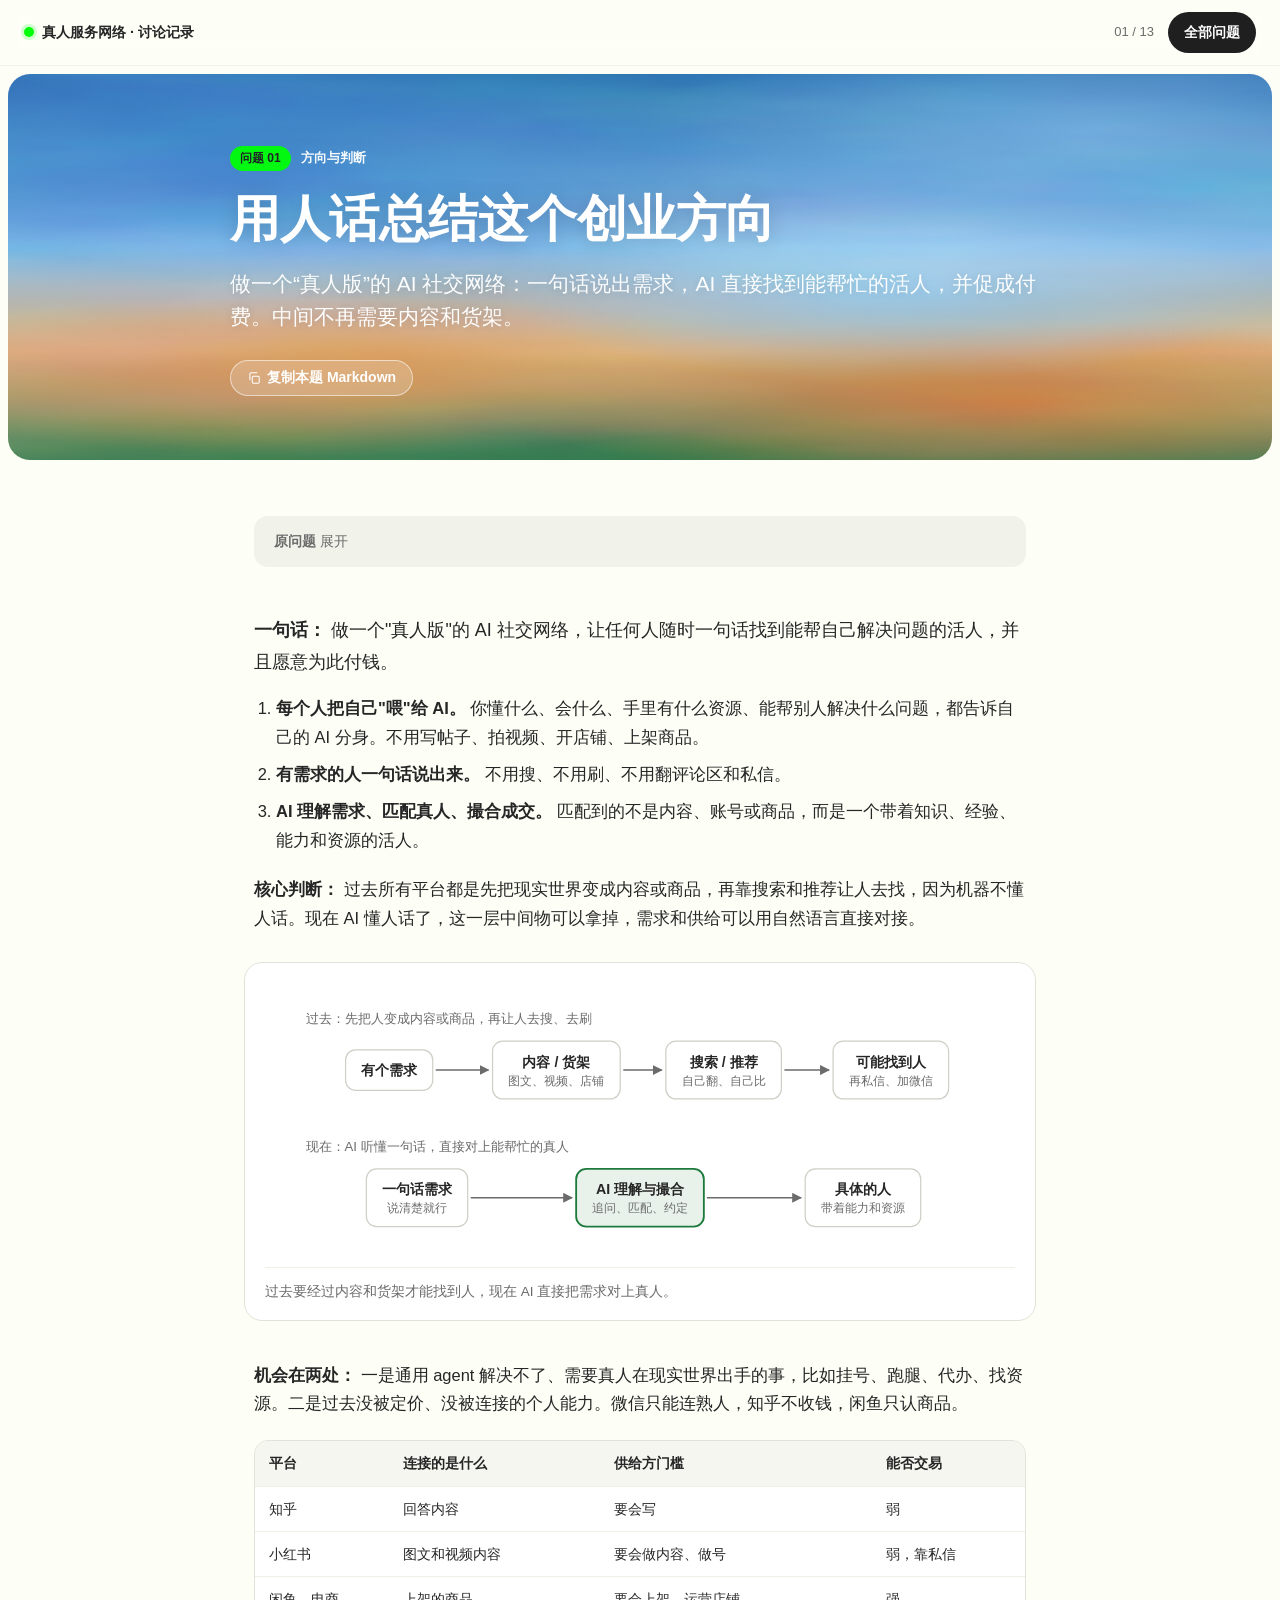
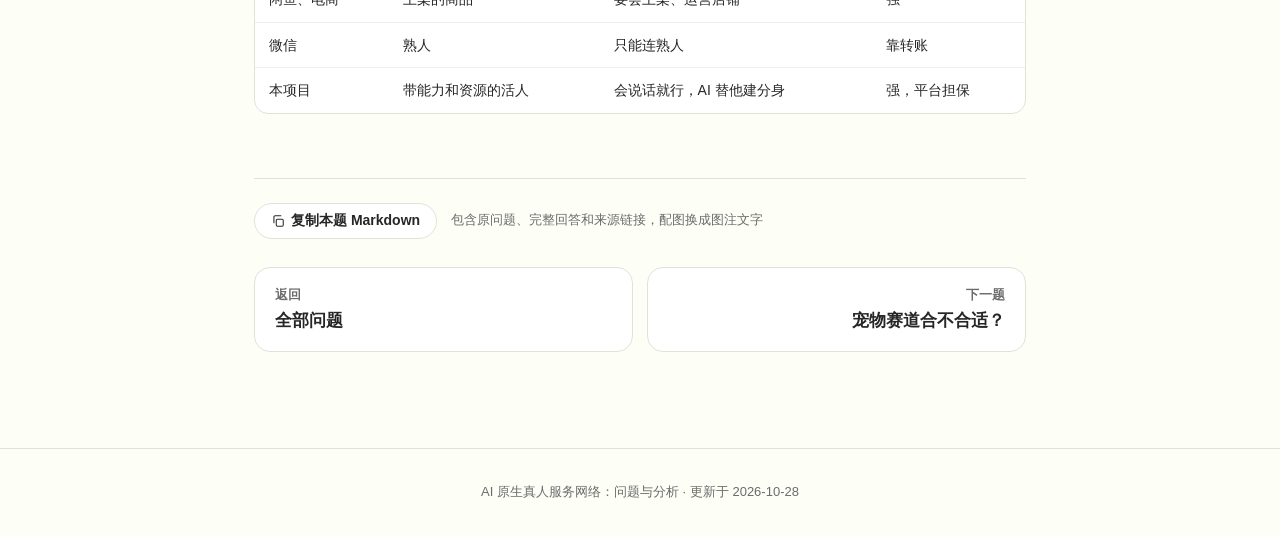
<file: q01.html>
<!DOCTYPE html>
<html lang="zh-CN"><head>
<meta charset="utf-8"><meta name="viewport" content="width=device-width, initial-scale=1">
<meta name="robots" content="noindex, nofollow">
<title>01 用人话总结这个创业方向</title>
<link rel="stylesheet" href="style.css">
</head><body>
<nav class="nav"><a class="brand" href="index.html"><i></i>真人服务网络 · 讨论记录</a>
<div class="nav-right"><span class="nav-count">01 / 13</span><a class="pill dark" href="index.html#index">全部问题</a></div></nav>
<header class="q-header">
<p class="eyebrow-q"><span class="tag">问题 01</span>方向与判断</p>
<h1>用人话总结这个创业方向</h1>
<p class="deck">做一个“真人版”的 AI 社交网络：一句话说出需求，AI 直接找到能帮忙的活人，并促成付费。中间不再需要内容和货架。</p>

<div class="q-actions"><button type="button" class="copy-btn on-paint" data-copy="md-q" data-label="复制本题 Markdown">复制本题 Markdown</button></div>
</header>
<main class="q-main">
<details class="ask"><summary>原问题</summary><p>抖音和小红书都赶上了智能终端、摄像头和流媒体的年代，但 AI 时代的新产品还没出来。应该有一种形态，让用户更低门槛地随时随地表达需求和想法，AI 理解、互动、匹配推荐。连接的不只是内容，而是能提供资源和帮助的活人和活人的 AI 分身。比如技术问题随时有牛人连线，挂号、跑腿、代办、交易、问答都可以，&quot;我愿意为这个号出 1000 黄牛费&quot;&quot;我愿意为这个专业问题付 200&quot;。知乎、小红书、闲鱼、电商货架、推荐，都是过去的形态和技术。本质就是需求理解、现实世界的数字化、搜索或推荐完成连接。让每一个人的知识、经验、能力和资源都能被定价、被连接、被交易。想象互联网诞生的第一天就有现在的 AI 能力，我们会怎么做？用人话总结一下这个创业方向。</p></details>
<article class="answer"><p><strong>一句话：</strong> 做一个"真人版"的 AI 社交网络，让任何人随时一句话找到能帮自己解决问题的活人，并且愿意为此付钱。</p>
<ol>
<li><strong>每个人把自己"喂"给 AI。</strong> 你懂什么、会什么、手里有什么资源、能帮别人解决什么问题，都告诉自己的 AI 分身。不用写帖子、拍视频、开店铺、上架商品。</li>
<li><strong>有需求的人一句话说出来。</strong> 不用搜、不用刷、不用翻评论区和私信。</li>
<li><strong>AI 理解需求、匹配真人、撮合成交。</strong> 匹配到的不是内容、账号或商品，而是一个带着知识、经验、能力和资源的活人。</li>
</ol>
<p><strong>核心判断：</strong> 过去所有平台都是先把现实世界变成内容或商品，再靠搜索和推荐让人去找，因为机器不懂人话。现在 AI 懂人话了，这一层中间物可以拿掉，需求和供给可以用自然语言直接对接。</p>
<figure class="fig"><svg viewBox="0 0 740 260" role="img" aria-label="过去要经过内容和货架才能找到人，现在 AI 直接把需求对上真人" xmlns="http://www.w3.org/2000/svg"><defs><marker id="ah" viewBox="0 0 10 10" refX="9" refY="5" markerWidth="7" markerHeight="7" orient="auto-start-reverse"><path d="M0 0L10 5L0 10z" fill="#6b6b6b"/></marker></defs><text x="40.0" y="34.0" font-size="13" fill="#6b6b6b" text-anchor="start" font-weight="400">过去：先把人变成内容或商品，再让人去搜、去刷</text><rect x="79.5" y="60.0" width="86.0" height="40.0" rx="10" fill="#ffffff" stroke="#cfcfc6" stroke-width="1.2"/><text x="122.5" y="85.0" font-size="14" fill="#262626" text-anchor="middle" font-weight="600">有个需求</text><rect x="224.5" y="51.5" width="126.0" height="57.0" rx="10" fill="#ffffff" stroke="#cfcfc6" stroke-width="1.2"/><text x="287.5" y="76.5" font-size="14" fill="#262626" text-anchor="middle" font-weight="600">内容 / 货架</text><text x="287.5" y="94.5" font-size="12" fill="#6b6b6b" text-anchor="middle" font-weight="400">图文、视频、店铺</text><rect x="395.5" y="51.5" width="114.0" height="57.0" rx="10" fill="#ffffff" stroke="#cfcfc6" stroke-width="1.2"/><text x="452.5" y="76.5" font-size="14" fill="#262626" text-anchor="middle" font-weight="600">搜索 / 推荐</text><text x="452.5" y="94.5" font-size="12" fill="#6b6b6b" text-anchor="middle" font-weight="400">自己翻、自己比</text><rect x="560.5" y="51.5" width="114.0" height="57.0" rx="10" fill="#ffffff" stroke="#cfcfc6" stroke-width="1.2"/><text x="617.5" y="76.5" font-size="14" fill="#262626" text-anchor="middle" font-weight="600">可能找到人</text><text x="617.5" y="94.5" font-size="12" fill="#6b6b6b" text-anchor="middle" font-weight="400">再私信、加微信</text><line x1="168.5" y1="80.0" x2="220.5" y2="80.0" stroke="#6b6b6b" stroke-width="1.4" marker-end="url(#ah)"/><line x1="353.5" y1="80.0" x2="391.5" y2="80.0" stroke="#6b6b6b" stroke-width="1.4" marker-end="url(#ah)"/><line x1="512.5" y1="80.0" x2="556.5" y2="80.0" stroke="#6b6b6b" stroke-width="1.4" marker-end="url(#ah)"/><text x="40.0" y="160.0" font-size="13" fill="#6b6b6b" text-anchor="start" font-weight="400">现在：AI 听懂一句话，直接对上能帮忙的真人</text><rect x="100.0" y="177.5" width="100.0" height="57.0" rx="10" fill="#ffffff" stroke="#cfcfc6" stroke-width="1.2"/><text x="150.0" y="202.5" font-size="14" fill="#262626" text-anchor="middle" font-weight="600">一句话需求</text><text x="150.0" y="220.5" font-size="12" fill="#6b6b6b" text-anchor="middle" font-weight="400">说清楚就行</text><rect x="307.0" y="177.5" width="126.0" height="57.0" rx="10" fill="#e8f2ea" stroke="#1e7a3c" stroke-width="1.8"/><text x="370.0" y="202.5" font-size="14" fill="#262626" text-anchor="middle" font-weight="600">AI 理解与撮合</text><text x="370.0" y="220.5" font-size="12" fill="#6b6b6b" text-anchor="middle" font-weight="400">追问、匹配、约定</text><rect x="533.0" y="177.5" width="114.0" height="57.0" rx="10" fill="#ffffff" stroke="#cfcfc6" stroke-width="1.2"/><text x="590.0" y="202.5" font-size="14" fill="#262626" text-anchor="middle" font-weight="600">具体的人</text><text x="590.0" y="220.5" font-size="12" fill="#6b6b6b" text-anchor="middle" font-weight="400">带着能力和资源</text><line x1="203.0" y1="206.0" x2="303.0" y2="206.0" stroke="#6b6b6b" stroke-width="1.4" marker-end="url(#ah)"/><line x1="436.0" y1="206.0" x2="529.0" y2="206.0" stroke="#6b6b6b" stroke-width="1.4" marker-end="url(#ah)"/></svg><figcaption>过去要经过内容和货架才能找到人，现在 AI 直接把需求对上真人。</figcaption></figure>
<p><strong>机会在两处：</strong> 一是通用 agent 解决不了、需要真人在现实世界出手的事，比如挂号、跑腿、代办、找资源。二是过去没被定价、没被连接的个人能力。微信只能连熟人，知乎不收钱，闲鱼只认商品。</p>
<div class="table-wrap"><table>
<thead>
<tr>
<th>平台</th>
<th>连接的是什么</th>
<th>供给方门槛</th>
<th>能否交易</th>
</tr>
</thead>
<tbody>
<tr>
<td>知乎</td>
<td>回答内容</td>
<td>要会写</td>
<td>弱</td>
</tr>
<tr>
<td>小红书</td>
<td>图文和视频内容</td>
<td>要会做内容、做号</td>
<td>弱，靠私信</td>
</tr>
<tr>
<td>闲鱼、电商</td>
<td>上架的商品</td>
<td>要会上架、运营店铺</td>
<td>强</td>
</tr>
<tr>
<td>微信</td>
<td>熟人</td>
<td>只能连熟人</td>
<td>靠转账</td>
</tr>
<tr>
<td>本项目</td>
<td>带能力和资源的活人</td>
<td>会说话就行，AI 替他建分身</td>
<td>强，平台担保</td>
</tr>
</tbody>
</table></div></article>
<div class="copy-row"><button type="button" class="copy-btn " data-copy="md-q" data-label="复制本题 Markdown">复制本题 Markdown</button><span>包含原问题、完整回答和来源链接，配图换成图注文字</span></div>
<nav class="pn-row"><a class="pn prev" href="index.html"><span>返回</span>全部问题</a><a class="pn next" href="q02.html"><span>下一题</span>宠物赛道合不合适？</a></nav>
</main>
<footer>AI 原生真人服务网络：问题与分析 · 更新于 2026-10-28</footer>
<script type="text/markdown" id="md-q">## 问题一：用人话总结这个创业方向

> **原问题：** 抖音和小红书都赶上了智能终端、摄像头和流媒体的年代，但 AI 时代的新产品还没出来。应该有一种形态，让用户更低门槛地随时随地表达需求和想法，AI 理解、互动、匹配推荐。连接的不只是内容，而是能提供资源和帮助的活人和活人的 AI 分身。比如技术问题随时有牛人连线，挂号、跑腿、代办、交易、问答都可以，"我愿意为这个号出 1000 黄牛费""我愿意为这个专业问题付 200"。知乎、小红书、闲鱼、电商货架、推荐，都是过去的形态和技术。本质就是需求理解、现实世界的数字化、搜索或推荐完成连接。让每一个人的知识、经验、能力和资源都能被定价、被连接、被交易。想象互联网诞生的第一天就有现在的 AI 能力，我们会怎么做？用人话总结一下这个创业方向。

**一句话：** 做一个"真人版"的 AI 社交网络，让任何人随时一句话找到能帮自己解决问题的活人，并且愿意为此付钱。

1. **每个人把自己"喂"给 AI。** 你懂什么、会什么、手里有什么资源、能帮别人解决什么问题，都告诉自己的 AI 分身。不用写帖子、拍视频、开店铺、上架商品。
2. **有需求的人一句话说出来。** 不用搜、不用刷、不用翻评论区和私信。
3. **AI 理解需求、匹配真人、撮合成交。** 匹配到的不是内容、账号或商品，而是一个带着知识、经验、能力和资源的活人。

**核心判断：** 过去所有平台都是先把现实世界变成内容或商品，再靠搜索和推荐让人去找，因为机器不懂人话。现在 AI 懂人话了，这一层中间物可以拿掉，需求和供给可以用自然语言直接对接。

*配图：过去要经过内容和货架才能找到人，现在 AI 直接把需求对上真人。*

**机会在两处：** 一是通用 agent 解决不了、需要真人在现实世界出手的事，比如挂号、跑腿、代办、找资源。二是过去没被定价、没被连接的个人能力。微信只能连熟人，知乎不收钱，闲鱼只认商品。

| 平台 | 连接的是什么 | 供给方门槛 | 能否交易 |
| --- | --- | --- | --- |
| 知乎 | 回答内容 | 要会写 | 弱 |
| 小红书 | 图文和视频内容 | 要会做内容、做号 | 弱，靠私信 |
| 闲鱼、电商 | 上架的商品 | 要会上架、运营店铺 | 强 |
| 微信 | 熟人 | 只能连熟人 | 靠转账 |
| 本项目 | 带能力和资源的活人 | 会说话就行，AI 替他建分身 | 强，平台担保 |

</script>
<script>
document.querySelectorAll('[data-copy]').forEach(function (btn) {
  btn.addEventListener('click', function () {
    var src = document.getElementById(btn.dataset.copy).textContent.replace(/<\\\//g, '</');
    var done = function () { var old = btn.dataset.label; btn.textContent = '已复制'; btn.classList.add('ok');
      setTimeout(function () { btn.textContent = old; btn.classList.remove('ok'); }, 1600); };
    if (navigator.clipboard && window.isSecureContext) {
      navigator.clipboard.writeText(src).then(done, function () { fallback(src); done(); });
    } else { fallback(src); done(); }
  });
});
function fallback(text) { var ta = document.createElement('textarea'); ta.value = text; ta.style.position = 'fixed'; ta.style.opacity = '0';
  document.body.appendChild(ta); ta.select(); document.execCommand('copy'); ta.remove(); }
</script>
</body></html>
</file>
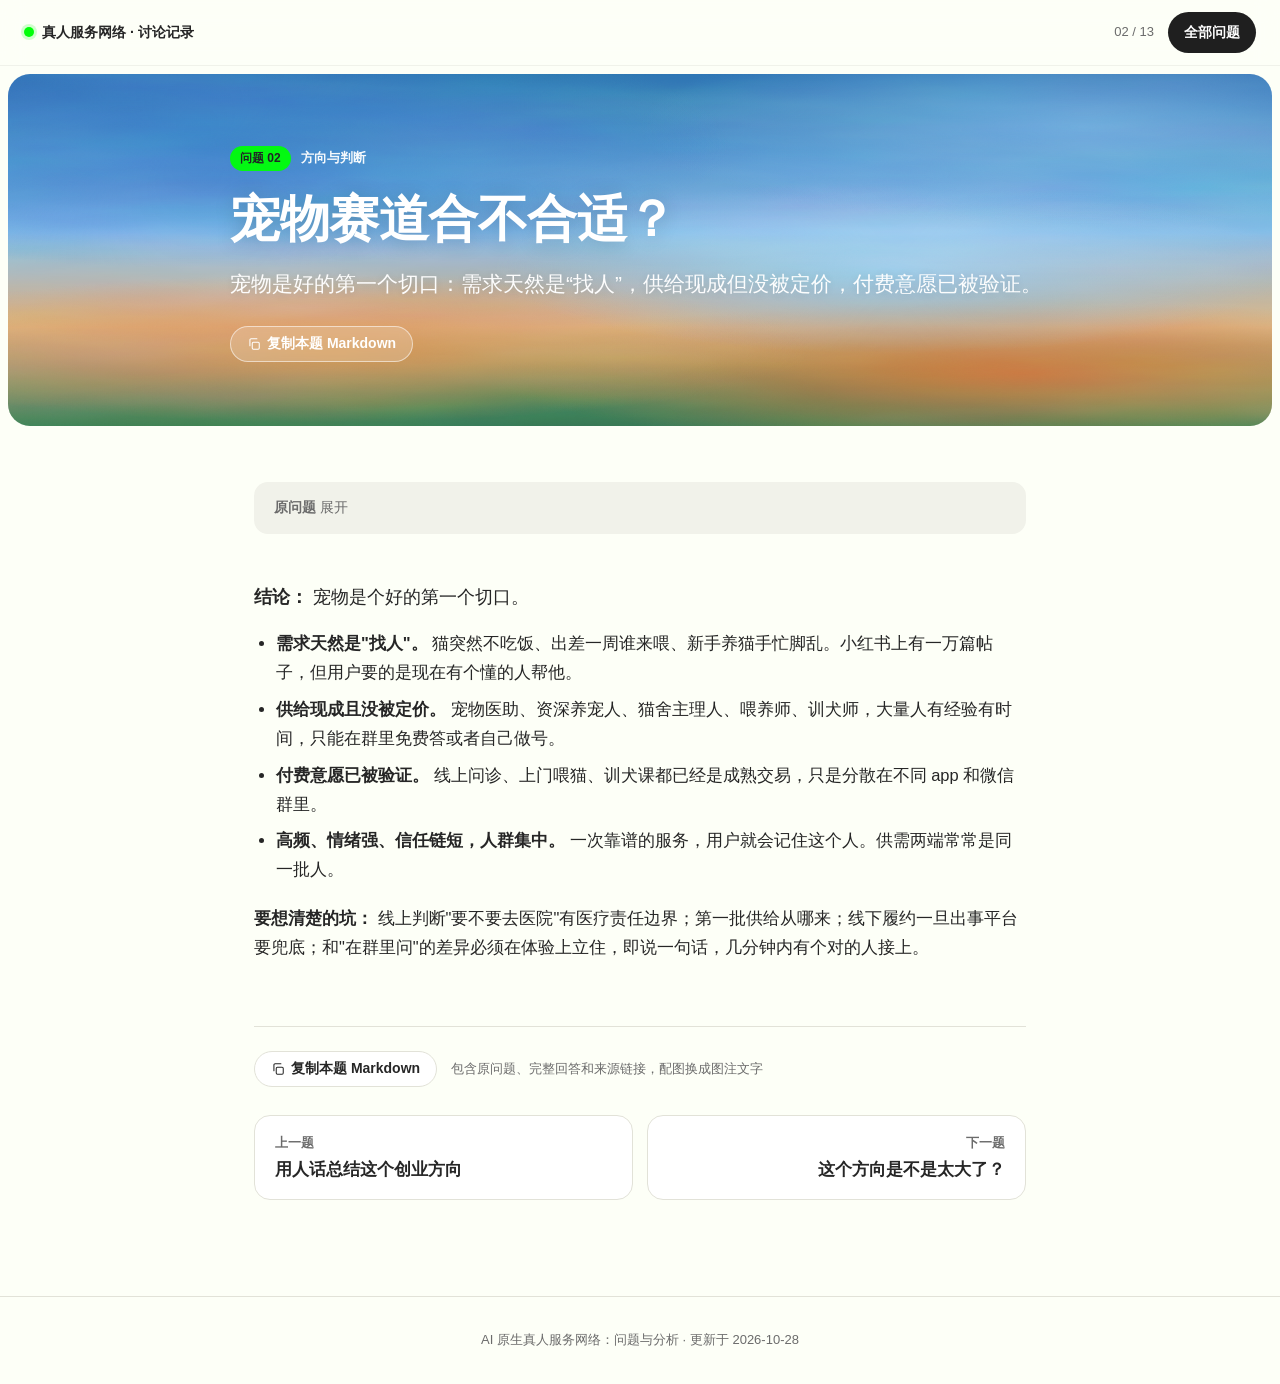
<file: q02.html>
<!DOCTYPE html>
<html lang="zh-CN"><head>
<meta charset="utf-8"><meta name="viewport" content="width=device-width, initial-scale=1">
<meta name="robots" content="noindex, nofollow">
<title>02 宠物赛道合不合适？</title>
<link rel="stylesheet" href="style.css">
</head><body>
<nav class="nav"><a class="brand" href="index.html"><i></i>真人服务网络 · 讨论记录</a>
<div class="nav-right"><span class="nav-count">02 / 13</span><a class="pill dark" href="index.html#index">全部问题</a></div></nav>
<header class="q-header">
<p class="eyebrow-q"><span class="tag">问题 02</span>方向与判断</p>
<h1>宠物赛道合不合适？</h1>
<p class="deck">宠物是好的第一个切口：需求天然是“找人”，供给现成但没被定价，付费意愿已被验证。</p>

<div class="q-actions"><button type="button" class="copy-btn on-paint" data-copy="md-q" data-label="复制本题 Markdown">复制本题 Markdown</button></div>
</header>
<main class="q-main">
<details class="ask"><summary>原问题</summary><p>宠物赛道</p></details>
<article class="answer"><p><strong>结论：</strong> 宠物是个好的第一个切口。</p>
<ul>
<li><strong>需求天然是"找人"。</strong> 猫突然不吃饭、出差一周谁来喂、新手养猫手忙脚乱。小红书上有一万篇帖子，但用户要的是现在有个懂的人帮他。</li>
<li><strong>供给现成且没被定价。</strong> 宠物医助、资深养宠人、猫舍主理人、喂养师、训犬师，大量人有经验有时间，只能在群里免费答或者自己做号。</li>
<li><strong>付费意愿已被验证。</strong> 线上问诊、上门喂猫、训犬课都已经是成熟交易，只是分散在不同 app 和微信群里。</li>
<li><strong>高频、情绪强、信任链短，人群集中。</strong> 一次靠谱的服务，用户就会记住这个人。供需两端常常是同一批人。</li>
</ul>
<p><strong>要想清楚的坑：</strong> 线上判断"要不要去医院"有医疗责任边界；第一批供给从哪来；线下履约一旦出事平台要兜底；和"在群里问"的差异必须在体验上立住，即说一句话，几分钟内有个对的人接上。</p></article>
<div class="copy-row"><button type="button" class="copy-btn " data-copy="md-q" data-label="复制本题 Markdown">复制本题 Markdown</button><span>包含原问题、完整回答和来源链接，配图换成图注文字</span></div>
<nav class="pn-row"><a class="pn prev" href="q01.html"><span>上一题</span>用人话总结这个创业方向</a><a class="pn next" href="q03.html"><span>下一题</span>这个方向是不是太大了？</a></nav>
</main>
<footer>AI 原生真人服务网络：问题与分析 · 更新于 2026-10-28</footer>
<script type="text/markdown" id="md-q">## 问题二：宠物赛道合不合适？

> **原问题：** 宠物赛道

**结论：** 宠物是个好的第一个切口。

- **需求天然是"找人"。** 猫突然不吃饭、出差一周谁来喂、新手养猫手忙脚乱。小红书上有一万篇帖子，但用户要的是现在有个懂的人帮他。
- **供给现成且没被定价。** 宠物医助、资深养宠人、猫舍主理人、喂养师、训犬师，大量人有经验有时间，只能在群里免费答或者自己做号。
- **付费意愿已被验证。** 线上问诊、上门喂猫、训犬课都已经是成熟交易，只是分散在不同 app 和微信群里。
- **高频、情绪强、信任链短，人群集中。** 一次靠谱的服务，用户就会记住这个人。供需两端常常是同一批人。

**要想清楚的坑：** 线上判断"要不要去医院"有医疗责任边界；第一批供给从哪来；线下履约一旦出事平台要兜底；和"在群里问"的差异必须在体验上立住，即说一句话，几分钟内有个对的人接上。

</script>
<script>
document.querySelectorAll('[data-copy]').forEach(function (btn) {
  btn.addEventListener('click', function () {
    var src = document.getElementById(btn.dataset.copy).textContent.replace(/<\\\//g, '</');
    var done = function () { var old = btn.dataset.label; btn.textContent = '已复制'; btn.classList.add('ok');
      setTimeout(function () { btn.textContent = old; btn.classList.remove('ok'); }, 1600); };
    if (navigator.clipboard && window.isSecureContext) {
      navigator.clipboard.writeText(src).then(done, function () { fallback(src); done(); });
    } else { fallback(src); done(); }
  });
});
function fallback(text) { var ta = document.createElement('textarea'); ta.value = text; ta.style.position = 'fixed'; ta.style.opacity = '0';
  document.body.appendChild(ta); ta.select(); document.execCommand('copy'); ta.remove(); }
</script>
</body></html>
</file>
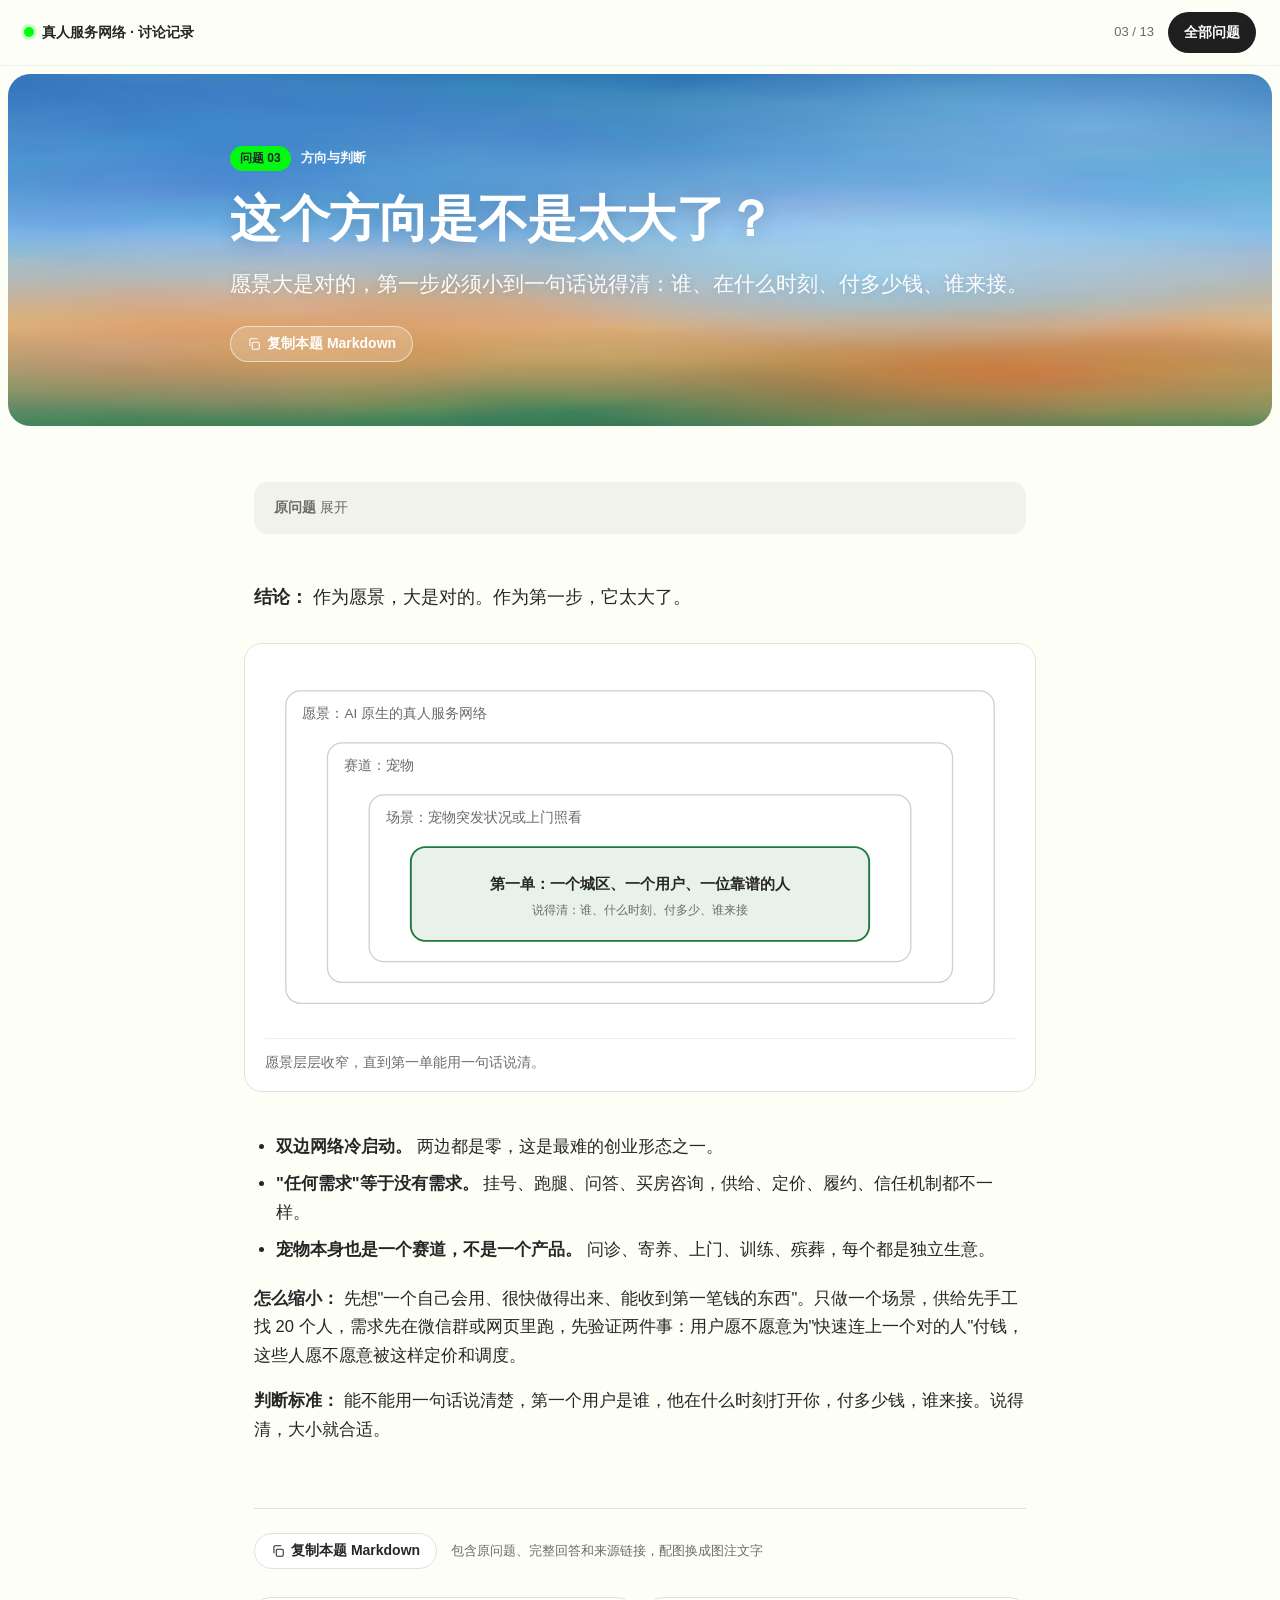
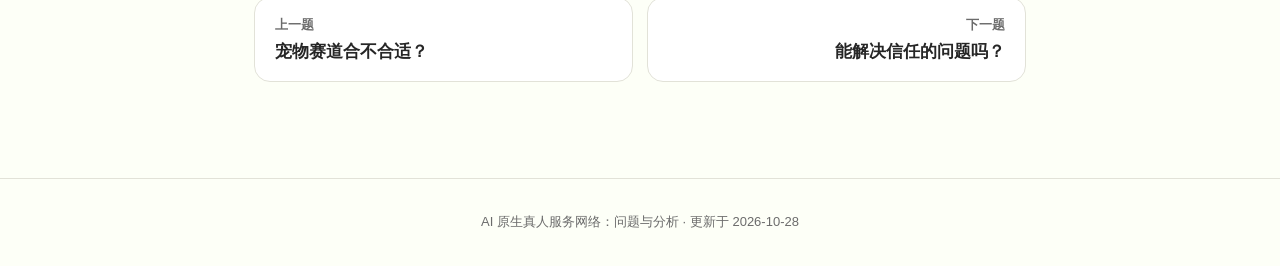
<file: q03.html>
<!DOCTYPE html>
<html lang="zh-CN"><head>
<meta charset="utf-8"><meta name="viewport" content="width=device-width, initial-scale=1">
<meta name="robots" content="noindex, nofollow">
<title>03 这个方向是不是太大了？</title>
<link rel="stylesheet" href="style.css">
</head><body>
<nav class="nav"><a class="brand" href="index.html"><i></i>真人服务网络 · 讨论记录</a>
<div class="nav-right"><span class="nav-count">03 / 13</span><a class="pill dark" href="index.html#index">全部问题</a></div></nav>
<header class="q-header">
<p class="eyebrow-q"><span class="tag">问题 03</span>方向与判断</p>
<h1>这个方向是不是太大了？</h1>
<p class="deck">愿景大是对的，第一步必须小到一句话说得清：谁、在什么时刻、付多少钱、谁来接。</p>

<div class="q-actions"><button type="button" class="copy-btn on-paint" data-copy="md-q" data-label="复制本题 Markdown">复制本题 Markdown</button></div>
</header>
<main class="q-main">
<details class="ask"><summary>原问题</summary><p>这个方向是不是太大了</p></details>
<article class="answer"><p><strong>结论：</strong> 作为愿景，大是对的。作为第一步，它太大了。</p>
<figure class="fig"><svg viewBox="0 0 720 340" role="img" aria-label="愿景层层收窄到第一单" xmlns="http://www.w3.org/2000/svg"><defs><marker id="ah" viewBox="0 0 10 10" refX="9" refY="5" markerWidth="7" markerHeight="7" orient="auto-start-reverse"><path d="M0 0L10 5L0 10z" fill="#6b6b6b"/></marker></defs><rect x="20.0" y="20.0" width="680.0" height="300.0" rx="14" fill="none" stroke="#cfcfc6" stroke-width="1.2"/><text x="36.0" y="46.0" font-size="13" fill="#6b6b6b" text-anchor="start" font-weight="400">愿景：AI 原生的真人服务网络</text><rect x="60.0" y="70.0" width="600.0" height="230.0" rx="14" fill="none" stroke="#cfcfc6" stroke-width="1.2"/><text x="76.0" y="96.0" font-size="13" fill="#6b6b6b" text-anchor="start" font-weight="400">赛道：宠物</text><rect x="100.0" y="120.0" width="520.0" height="160.0" rx="14" fill="none" stroke="#cfcfc6" stroke-width="1.2"/><text x="116.0" y="146.0" font-size="13" fill="#6b6b6b" text-anchor="start" font-weight="400">场景：宠物突发状况或上门照看</text><rect x="140.0" y="170.0" width="440.0" height="90.0" rx="14" fill="#e8f2ea" stroke="#1e7a3c" stroke-width="1.8"/><text x="360.0" y="210.0" font-size="14" fill="#262626" text-anchor="middle" font-weight="600">第一单：一个城区、一个用户、一位靠谱的人</text><text x="360.0" y="234.0" font-size="12" fill="#6b6b6b" text-anchor="middle" font-weight="400">说得清：谁、什么时刻、付多少、谁来接</text></svg><figcaption>愿景层层收窄，直到第一单能用一句话说清。</figcaption></figure>
<ul>
<li><strong>双边网络冷启动。</strong> 两边都是零，这是最难的创业形态之一。</li>
<li><strong>"任何需求"等于没有需求。</strong> 挂号、跑腿、问答、买房咨询，供给、定价、履约、信任机制都不一样。</li>
<li><strong>宠物本身也是一个赛道，不是一个产品。</strong> 问诊、寄养、上门、训练、殡葬，每个都是独立生意。</li>
</ul>
<p><strong>怎么缩小：</strong> 先想"一个自己会用、很快做得出来、能收到第一笔钱的东西"。只做一个场景，供给先手工找 20 个人，需求先在微信群或网页里跑，先验证两件事：用户愿不愿意为"快速连上一个对的人"付钱，这些人愿不愿意被这样定价和调度。</p>
<p><strong>判断标准：</strong> 能不能用一句话说清楚，第一个用户是谁，他在什么时刻打开你，付多少钱，谁来接。说得清，大小就合适。</p></article>
<div class="copy-row"><button type="button" class="copy-btn " data-copy="md-q" data-label="复制本题 Markdown">复制本题 Markdown</button><span>包含原问题、完整回答和来源链接，配图换成图注文字</span></div>
<nav class="pn-row"><a class="pn prev" href="q02.html"><span>上一题</span>宠物赛道合不合适？</a><a class="pn next" href="q04.html"><span>下一题</span>能解决信任的问题吗？</a></nav>
</main>
<footer>AI 原生真人服务网络：问题与分析 · 更新于 2026-10-28</footer>
<script type="text/markdown" id="md-q">## 问题三：这个方向是不是太大了？

> **原问题：** 这个方向是不是太大了

**结论：** 作为愿景，大是对的。作为第一步，它太大了。

*配图：愿景层层收窄，直到第一单能用一句话说清。*

- **双边网络冷启动。** 两边都是零，这是最难的创业形态之一。
- **"任何需求"等于没有需求。** 挂号、跑腿、问答、买房咨询，供给、定价、履约、信任机制都不一样。
- **宠物本身也是一个赛道，不是一个产品。** 问诊、寄养、上门、训练、殡葬，每个都是独立生意。

**怎么缩小：** 先想"一个自己会用、很快做得出来、能收到第一笔钱的东西"。只做一个场景，供给先手工找 20 个人，需求先在微信群或网页里跑，先验证两件事：用户愿不愿意为"快速连上一个对的人"付钱，这些人愿不愿意被这样定价和调度。

**判断标准：** 能不能用一句话说清楚，第一个用户是谁，他在什么时刻打开你，付多少钱，谁来接。说得清，大小就合适。

</script>
<script>
document.querySelectorAll('[data-copy]').forEach(function (btn) {
  btn.addEventListener('click', function () {
    var src = document.getElementById(btn.dataset.copy).textContent.replace(/<\\\//g, '</');
    var done = function () { var old = btn.dataset.label; btn.textContent = '已复制'; btn.classList.add('ok');
      setTimeout(function () { btn.textContent = old; btn.classList.remove('ok'); }, 1600); };
    if (navigator.clipboard && window.isSecureContext) {
      navigator.clipboard.writeText(src).then(done, function () { fallback(src); done(); });
    } else { fallback(src); done(); }
  });
});
function fallback(text) { var ta = document.createElement('textarea'); ta.value = text; ta.style.position = 'fixed'; ta.style.opacity = '0';
  document.body.appendChild(ta); ta.select(); document.execCommand('copy'); ta.remove(); }
</script>
</body></html>
</file>
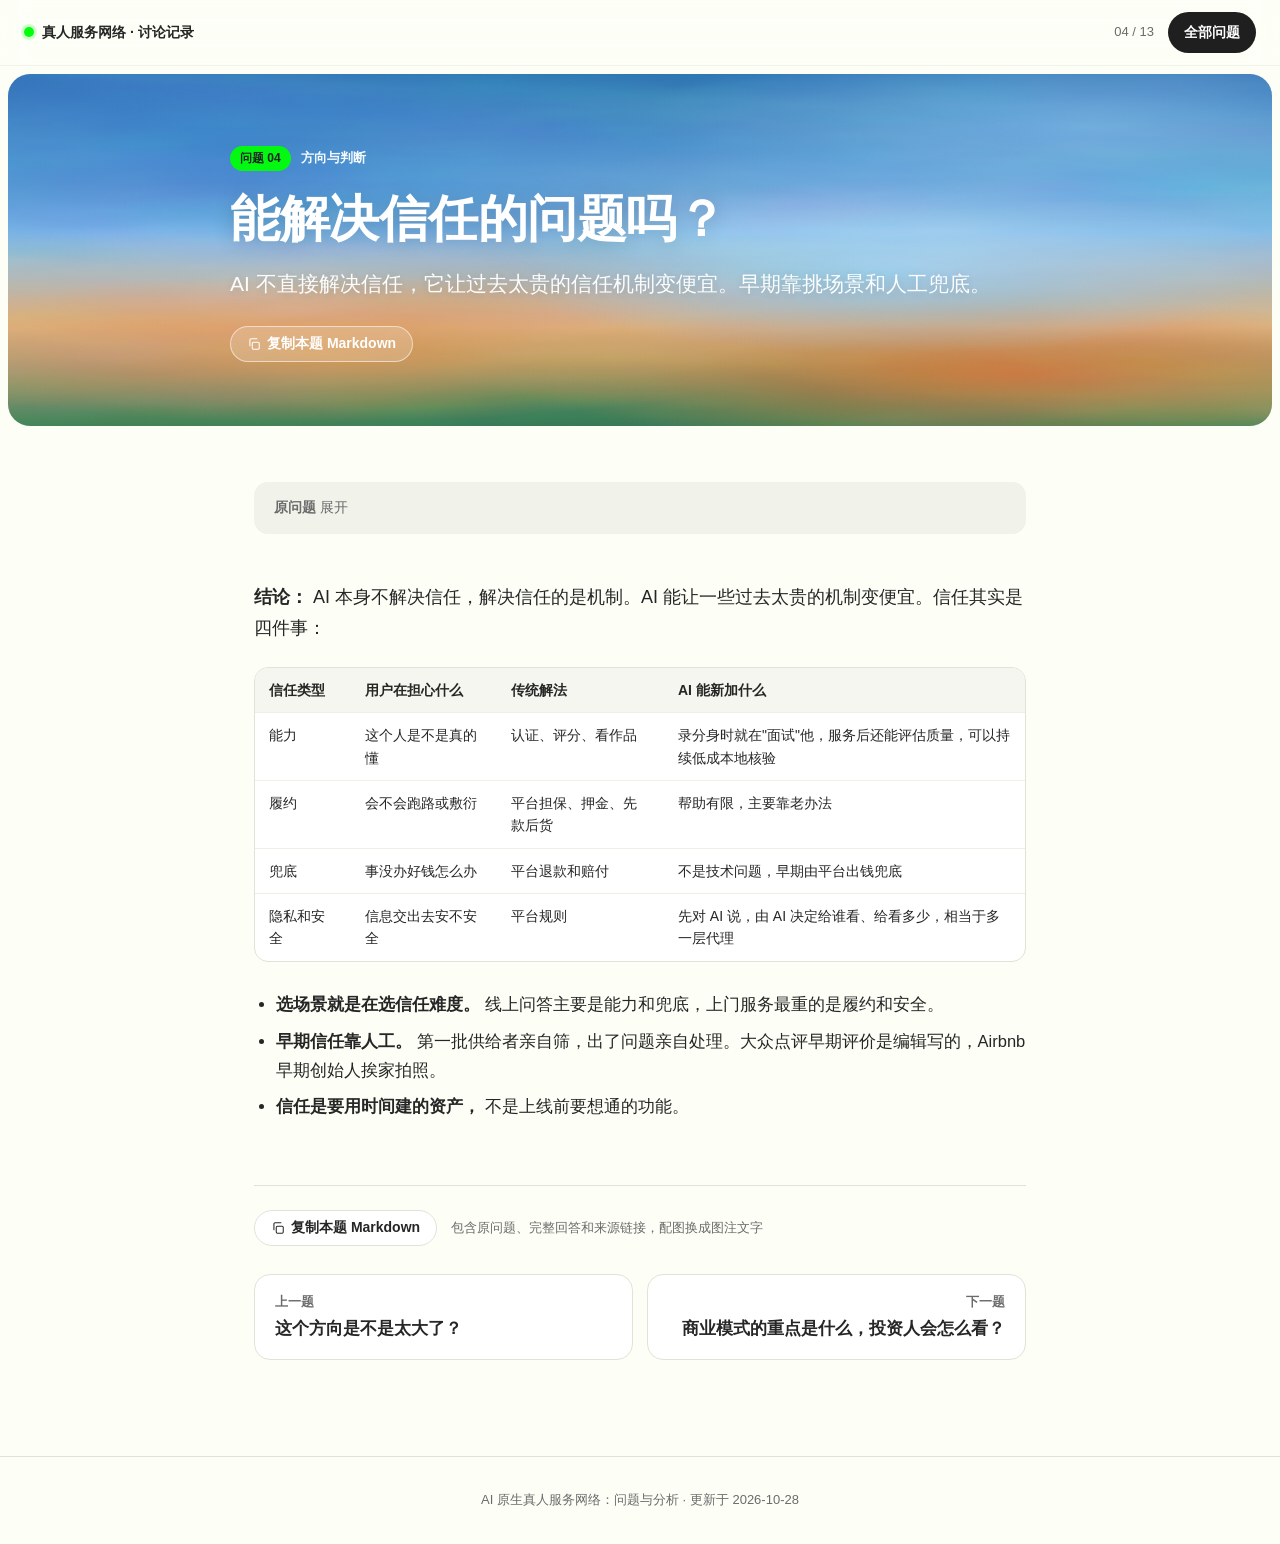
<file: q04.html>
<!DOCTYPE html>
<html lang="zh-CN"><head>
<meta charset="utf-8"><meta name="viewport" content="width=device-width, initial-scale=1">
<meta name="robots" content="noindex, nofollow">
<title>04 能解决信任的问题吗？</title>
<link rel="stylesheet" href="style.css">
</head><body>
<nav class="nav"><a class="brand" href="index.html"><i></i>真人服务网络 · 讨论记录</a>
<div class="nav-right"><span class="nav-count">04 / 13</span><a class="pill dark" href="index.html#index">全部问题</a></div></nav>
<header class="q-header">
<p class="eyebrow-q"><span class="tag">问题 04</span>方向与判断</p>
<h1>能解决信任的问题吗？</h1>
<p class="deck">AI 不直接解决信任，它让过去太贵的信任机制变便宜。早期靠挑场景和人工兜底。</p>

<div class="q-actions"><button type="button" class="copy-btn on-paint" data-copy="md-q" data-label="复制本题 Markdown">复制本题 Markdown</button></div>
</header>
<main class="q-main">
<details class="ask"><summary>原问题</summary><p>你觉得这个能解决信任的问题么？一个人把需求给另外一个人做，如何解决信任的问题呢</p></details>
<article class="answer"><p><strong>结论：</strong> AI 本身不解决信任，解决信任的是机制。AI 能让一些过去太贵的机制变便宜。信任其实是四件事：</p>
<div class="table-wrap"><table>
<thead>
<tr>
<th>信任类型</th>
<th>用户在担心什么</th>
<th>传统解法</th>
<th>AI 能新加什么</th>
</tr>
</thead>
<tbody>
<tr>
<td>能力</td>
<td>这个人是不是真的懂</td>
<td>认证、评分、看作品</td>
<td>录分身时就在"面试"他，服务后还能评估质量，可以持续低成本地核验</td>
</tr>
<tr>
<td>履约</td>
<td>会不会跑路或敷衍</td>
<td>平台担保、押金、先款后货</td>
<td>帮助有限，主要靠老办法</td>
</tr>
<tr>
<td>兜底</td>
<td>事没办好钱怎么办</td>
<td>平台退款和赔付</td>
<td>不是技术问题，早期由平台出钱兜底</td>
</tr>
<tr>
<td>隐私和安全</td>
<td>信息交出去安不安全</td>
<td>平台规则</td>
<td>先对 AI 说，由 AI 决定给谁看、给看多少，相当于多一层代理</td>
</tr>
</tbody>
</table></div>
<ul>
<li><strong>选场景就是在选信任难度。</strong> 线上问答主要是能力和兜底，上门服务最重的是履约和安全。</li>
<li><strong>早期信任靠人工。</strong> 第一批供给者亲自筛，出了问题亲自处理。大众点评早期评价是编辑写的，Airbnb 早期创始人挨家拍照。</li>
<li><strong>信任是要用时间建的资产，</strong> 不是上线前要想通的功能。</li>
</ul></article>
<div class="copy-row"><button type="button" class="copy-btn " data-copy="md-q" data-label="复制本题 Markdown">复制本题 Markdown</button><span>包含原问题、完整回答和来源链接，配图换成图注文字</span></div>
<nav class="pn-row"><a class="pn prev" href="q03.html"><span>上一题</span>这个方向是不是太大了？</a><a class="pn next" href="q05.html"><span>下一题</span>商业模式的重点是什么，投资人会怎么看？</a></nav>
</main>
<footer>AI 原生真人服务网络：问题与分析 · 更新于 2026-10-28</footer>
<script type="text/markdown" id="md-q">## 问题四：能解决信任的问题吗？

> **原问题：** 你觉得这个能解决信任的问题么？一个人把需求给另外一个人做，如何解决信任的问题呢

**结论：** AI 本身不解决信任，解决信任的是机制。AI 能让一些过去太贵的机制变便宜。信任其实是四件事：

| 信任类型 | 用户在担心什么 | 传统解法 | AI 能新加什么 |
| --- | --- | --- | --- |
| 能力 | 这个人是不是真的懂 | 认证、评分、看作品 | 录分身时就在"面试"他，服务后还能评估质量，可以持续低成本地核验 |
| 履约 | 会不会跑路或敷衍 | 平台担保、押金、先款后货 | 帮助有限，主要靠老办法 |
| 兜底 | 事没办好钱怎么办 | 平台退款和赔付 | 不是技术问题，早期由平台出钱兜底 |
| 隐私和安全 | 信息交出去安不安全 | 平台规则 | 先对 AI 说，由 AI 决定给谁看、给看多少，相当于多一层代理 |

- **选场景就是在选信任难度。** 线上问答主要是能力和兜底，上门服务最重的是履约和安全。
- **早期信任靠人工。** 第一批供给者亲自筛，出了问题亲自处理。大众点评早期评价是编辑写的，Airbnb 早期创始人挨家拍照。
- **信任是要用时间建的资产，** 不是上线前要想通的功能。

</script>
<script>
document.querySelectorAll('[data-copy]').forEach(function (btn) {
  btn.addEventListener('click', function () {
    var src = document.getElementById(btn.dataset.copy).textContent.replace(/<\\\//g, '</');
    var done = function () { var old = btn.dataset.label; btn.textContent = '已复制'; btn.classList.add('ok');
      setTimeout(function () { btn.textContent = old; btn.classList.remove('ok'); }, 1600); };
    if (navigator.clipboard && window.isSecureContext) {
      navigator.clipboard.writeText(src).then(done, function () { fallback(src); done(); });
    } else { fallback(src); done(); }
  });
});
function fallback(text) { var ta = document.createElement('textarea'); ta.value = text; ta.style.position = 'fixed'; ta.style.opacity = '0';
  document.body.appendChild(ta); ta.select(); document.execCommand('copy'); ta.remove(); }
</script>
</body></html>
</file>
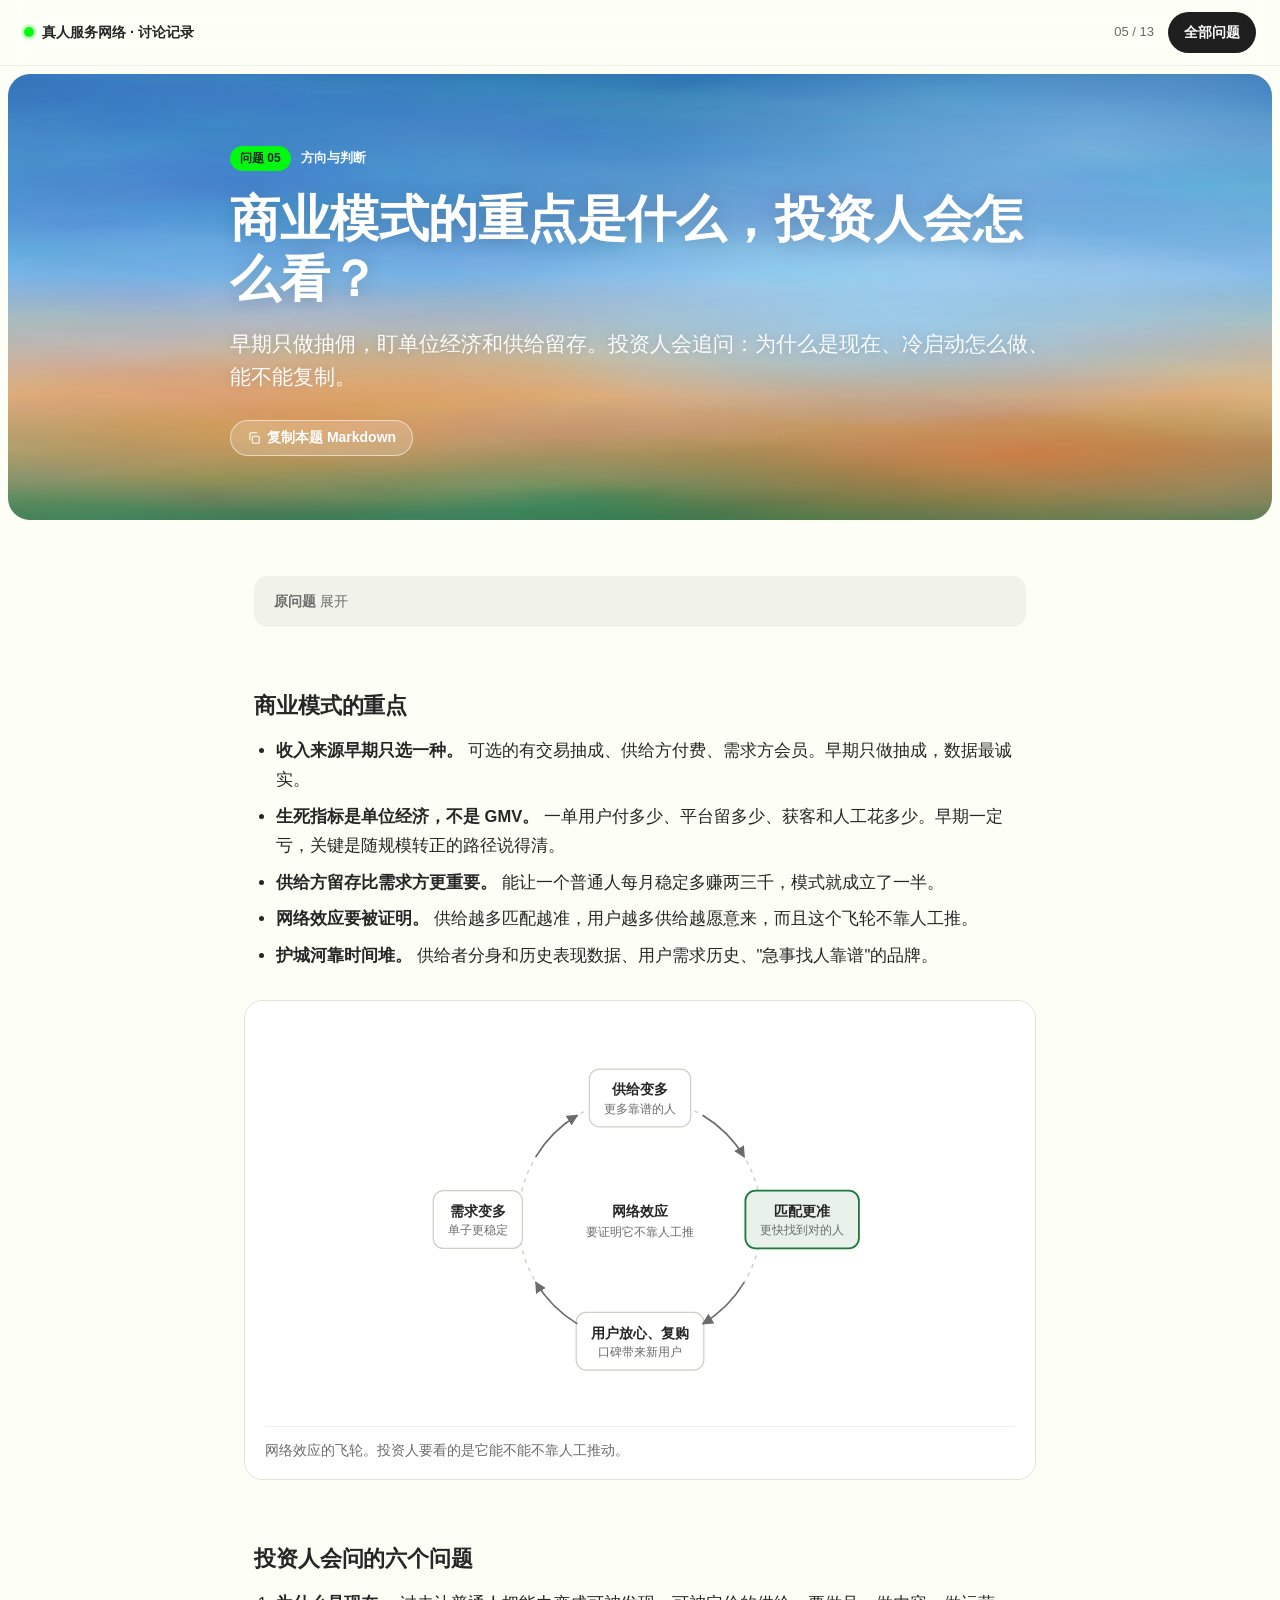
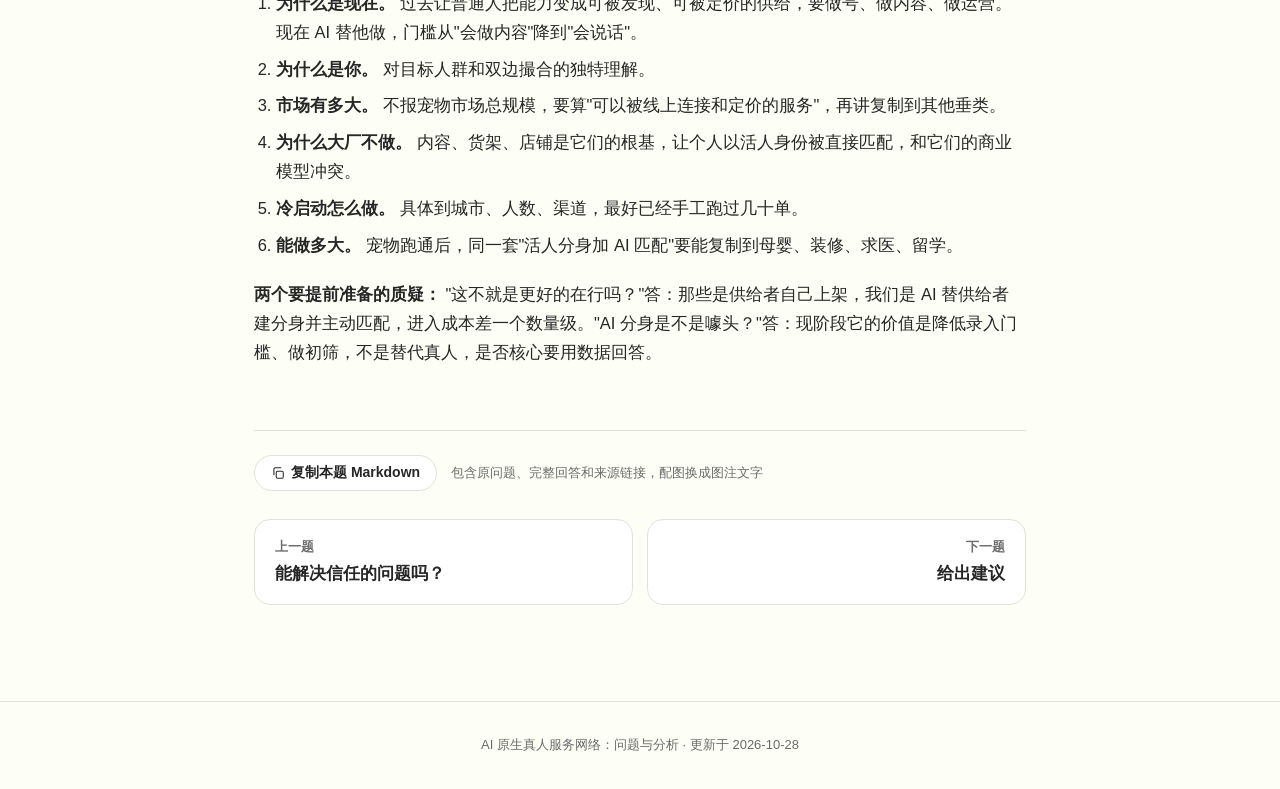
<file: q05.html>
<!DOCTYPE html>
<html lang="zh-CN"><head>
<meta charset="utf-8"><meta name="viewport" content="width=device-width, initial-scale=1">
<meta name="robots" content="noindex, nofollow">
<title>05 商业模式的重点是什么，投资人会怎么看？</title>
<link rel="stylesheet" href="style.css">
</head><body>
<nav class="nav"><a class="brand" href="index.html"><i></i>真人服务网络 · 讨论记录</a>
<div class="nav-right"><span class="nav-count">05 / 13</span><a class="pill dark" href="index.html#index">全部问题</a></div></nav>
<header class="q-header">
<p class="eyebrow-q"><span class="tag">问题 05</span>方向与判断</p>
<h1>商业模式的重点是什么，投资人会怎么看？</h1>
<p class="deck">早期只做抽佣，盯单位经济和供给留存。投资人会追问：为什么是现在、冷启动怎么做、能不能复制。</p>

<div class="q-actions"><button type="button" class="copy-btn on-paint" data-copy="md-q" data-label="复制本题 Markdown">复制本题 Markdown</button></div>
</header>
<main class="q-main">
<details class="ask"><summary>原问题</summary><p>你觉得这个的商业模式上哪些是重点，如何从投资人角度去分析</p></details>
<article class="answer"><h3>商业模式的重点</h3>
<ul>
<li><strong>收入来源早期只选一种。</strong> 可选的有交易抽成、供给方付费、需求方会员。早期只做抽成，数据最诚实。</li>
<li><strong>生死指标是单位经济，不是 GMV。</strong> 一单用户付多少、平台留多少、获客和人工花多少。早期一定亏，关键是随规模转正的路径说得清。</li>
<li><strong>供给方留存比需求方更重要。</strong> 能让一个普通人每月稳定多赚两三千，模式就成立了一半。</li>
<li><strong>网络效应要被证明。</strong> 供给越多匹配越准，用户越多供给越愿意来，而且这个飞轮不靠人工推。</li>
<li><strong>护城河靠时间堆。</strong> 供给者分身和历史表现数据、用户需求历史、"急事找人靠谱"的品牌。</li>
</ul>
<figure class="fig"><svg viewBox="0 0 740 380" role="img" aria-label="供给、匹配、复购、需求互相推动的飞轮" xmlns="http://www.w3.org/2000/svg"><defs><marker id="ah" viewBox="0 0 10 10" refX="9" refY="5" markerWidth="7" markerHeight="7" orient="auto-start-reverse"><path d="M0 0L10 5L0 10z" fill="#6b6b6b"/></marker></defs><circle cx="370" cy="190" r="120" fill="none" stroke="#cfcfc6" stroke-width="1.4" stroke-dasharray="4 5"/><rect x="320.0" y="41.5" width="100.0" height="57.0" rx="10" fill="#ffffff" stroke="#cfcfc6" stroke-width="1.2"/><text x="370.0" y="66.5" font-size="14" fill="#262626" text-anchor="middle" font-weight="600">供给变多</text><text x="370.0" y="84.5" font-size="12" fill="#6b6b6b" text-anchor="middle" font-weight="400">更多靠谱的人</text><rect x="474.0" y="161.5" width="112.0" height="57.0" rx="10" fill="#e8f2ea" stroke="#1e7a3c" stroke-width="1.8"/><text x="530.0" y="186.5" font-size="14" fill="#262626" text-anchor="middle" font-weight="600">匹配更准</text><text x="530.0" y="204.5" font-size="12" fill="#6b6b6b" text-anchor="middle" font-weight="400">更快找到对的人</text><rect x="307.0" y="281.5" width="126.0" height="57.0" rx="10" fill="#ffffff" stroke="#cfcfc6" stroke-width="1.2"/><text x="370.0" y="306.5" font-size="14" fill="#262626" text-anchor="middle" font-weight="600">用户放心、复购</text><text x="370.0" y="324.5" font-size="12" fill="#6b6b6b" text-anchor="middle" font-weight="400">口碑带来新用户</text><rect x="166.0" y="161.5" width="88.0" height="57.0" rx="10" fill="#ffffff" stroke="#cfcfc6" stroke-width="1.2"/><text x="210.0" y="186.5" font-size="14" fill="#262626" text-anchor="middle" font-weight="600">需求变多</text><text x="210.0" y="204.5" font-size="12" fill="#6b6b6b" text-anchor="middle" font-weight="400">单子更稳定</text><path d="M431.8 87.1 A120 120 0 0 1 472.9 128.2" fill="none" stroke="#6b6b6b" stroke-width="1.6" marker-end="url(#ah)"/><path d="M472.9 251.8 A120 120 0 0 1 431.8 292.9" fill="none" stroke="#6b6b6b" stroke-width="1.6" marker-end="url(#ah)"/><path d="M308.2 292.9 A120 120 0 0 1 267.1 251.8" fill="none" stroke="#6b6b6b" stroke-width="1.6" marker-end="url(#ah)"/><path d="M267.1 128.2 A120 120 0 0 1 308.2 87.1" fill="none" stroke="#6b6b6b" stroke-width="1.6" marker-end="url(#ah)"/><text x="370.0" y="186.0" font-size="14" fill="#262626" text-anchor="middle" font-weight="600">网络效应</text><text x="370.0" y="206.0" font-size="12" fill="#6b6b6b" text-anchor="middle" font-weight="400">要证明它不靠人工推</text></svg><figcaption>网络效应的飞轮。投资人要看的是它能不能不靠人工推动。</figcaption></figure>
<h3>投资人会问的六个问题</h3>
<ol>
<li><strong>为什么是现在。</strong> 过去让普通人把能力变成可被发现、可被定价的供给，要做号、做内容、做运营。现在 AI 替他做，门槛从"会做内容"降到"会说话"。</li>
<li><strong>为什么是你。</strong> 对目标人群和双边撮合的独特理解。</li>
<li><strong>市场有多大。</strong> 不报宠物市场总规模，要算"可以被线上连接和定价的服务"，再讲复制到其他垂类。</li>
<li><strong>为什么大厂不做。</strong> 内容、货架、店铺是它们的根基，让个人以活人身份被直接匹配，和它们的商业模型冲突。</li>
<li><strong>冷启动怎么做。</strong> 具体到城市、人数、渠道，最好已经手工跑过几十单。</li>
<li><strong>能做多大。</strong> 宠物跑通后，同一套"活人分身加 AI 匹配"要能复制到母婴、装修、求医、留学。</li>
</ol>
<p><strong>两个要提前准备的质疑：</strong> "这不就是更好的在行吗？"答：那些是供给者自己上架，我们是 AI 替供给者建分身并主动匹配，进入成本差一个数量级。"AI 分身是不是噱头？"答：现阶段它的价值是降低录入门槛、做初筛，不是替代真人，是否核心要用数据回答。</p></article>
<div class="copy-row"><button type="button" class="copy-btn " data-copy="md-q" data-label="复制本题 Markdown">复制本题 Markdown</button><span>包含原问题、完整回答和来源链接，配图换成图注文字</span></div>
<nav class="pn-row"><a class="pn prev" href="q04.html"><span>上一题</span>能解决信任的问题吗？</a><a class="pn next" href="q06.html"><span>下一题</span>给出建议</a></nav>
</main>
<footer>AI 原生真人服务网络：问题与分析 · 更新于 2026-10-28</footer>
<script type="text/markdown" id="md-q">## 问题五：商业模式的重点是什么，投资人会怎么看？

> **原问题：** 你觉得这个的商业模式上哪些是重点，如何从投资人角度去分析

### 商业模式的重点

- **收入来源早期只选一种。** 可选的有交易抽成、供给方付费、需求方会员。早期只做抽成，数据最诚实。
- **生死指标是单位经济，不是 GMV。** 一单用户付多少、平台留多少、获客和人工花多少。早期一定亏，关键是随规模转正的路径说得清。
- **供给方留存比需求方更重要。** 能让一个普通人每月稳定多赚两三千，模式就成立了一半。
- **网络效应要被证明。** 供给越多匹配越准，用户越多供给越愿意来，而且这个飞轮不靠人工推。
- **护城河靠时间堆。** 供给者分身和历史表现数据、用户需求历史、"急事找人靠谱"的品牌。

*配图：网络效应的飞轮。投资人要看的是它能不能不靠人工推动。*

### 投资人会问的六个问题

1. **为什么是现在。** 过去让普通人把能力变成可被发现、可被定价的供给，要做号、做内容、做运营。现在 AI 替他做，门槛从"会做内容"降到"会说话"。
2. **为什么是你。** 对目标人群和双边撮合的独特理解。
3. **市场有多大。** 不报宠物市场总规模，要算"可以被线上连接和定价的服务"，再讲复制到其他垂类。
4. **为什么大厂不做。** 内容、货架、店铺是它们的根基，让个人以活人身份被直接匹配，和它们的商业模型冲突。
5. **冷启动怎么做。** 具体到城市、人数、渠道，最好已经手工跑过几十单。
6. **能做多大。** 宠物跑通后，同一套"活人分身加 AI 匹配"要能复制到母婴、装修、求医、留学。

**两个要提前准备的质疑：** "这不就是更好的在行吗？"答：那些是供给者自己上架，我们是 AI 替供给者建分身并主动匹配，进入成本差一个数量级。"AI 分身是不是噱头？"答：现阶段它的价值是降低录入门槛、做初筛，不是替代真人，是否核心要用数据回答。

</script>
<script>
document.querySelectorAll('[data-copy]').forEach(function (btn) {
  btn.addEventListener('click', function () {
    var src = document.getElementById(btn.dataset.copy).textContent.replace(/<\\\//g, '</');
    var done = function () { var old = btn.dataset.label; btn.textContent = '已复制'; btn.classList.add('ok');
      setTimeout(function () { btn.textContent = old; btn.classList.remove('ok'); }, 1600); };
    if (navigator.clipboard && window.isSecureContext) {
      navigator.clipboard.writeText(src).then(done, function () { fallback(src); done(); });
    } else { fallback(src); done(); }
  });
});
function fallback(text) { var ta = document.createElement('textarea'); ta.value = text; ta.style.position = 'fixed'; ta.style.opacity = '0';
  document.body.appendChild(ta); ta.select(); document.execCommand('copy'); ta.remove(); }
</script>
</body></html>
</file>
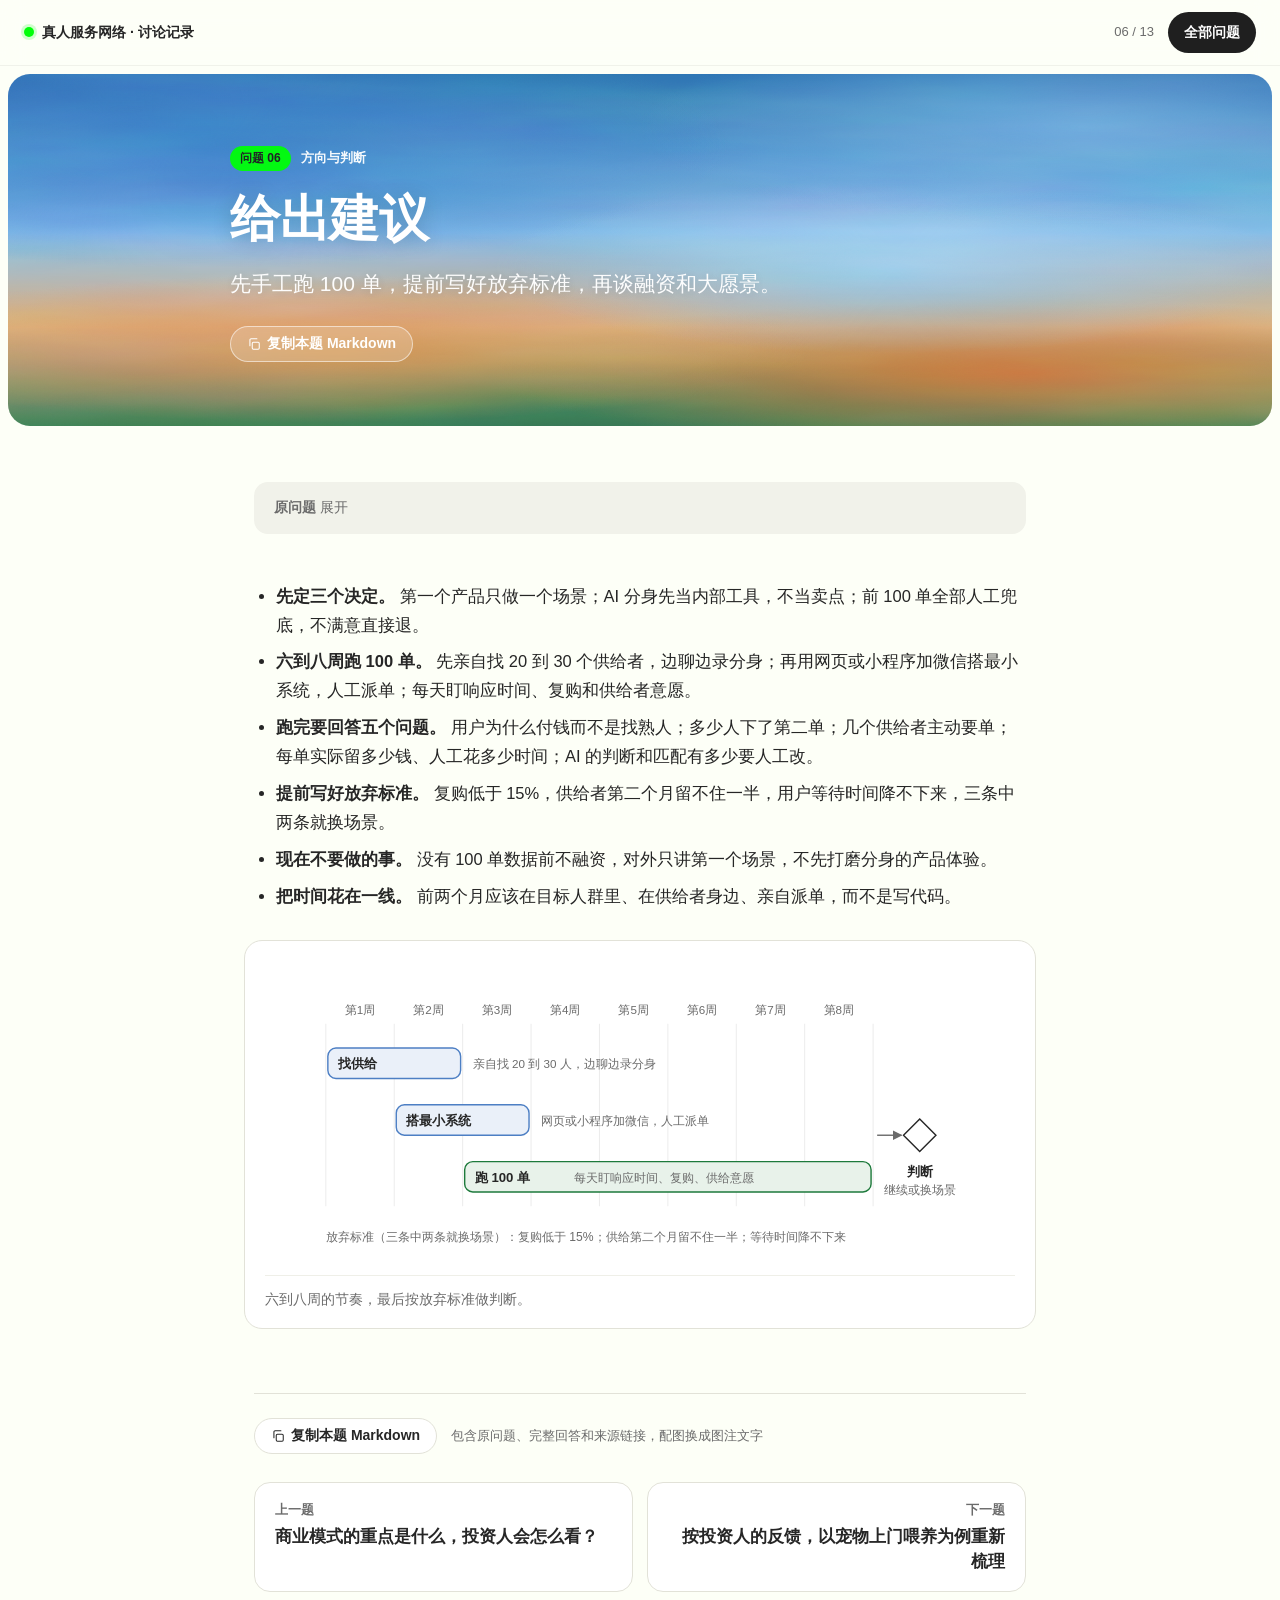
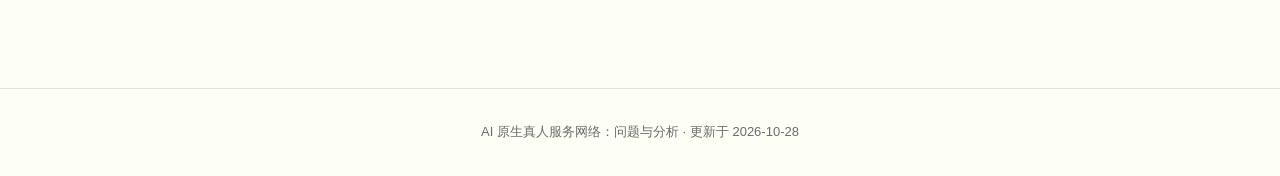
<file: q06.html>
<!DOCTYPE html>
<html lang="zh-CN"><head>
<meta charset="utf-8"><meta name="viewport" content="width=device-width, initial-scale=1">
<meta name="robots" content="noindex, nofollow">
<title>06 给出建议</title>
<link rel="stylesheet" href="style.css">
</head><body>
<nav class="nav"><a class="brand" href="index.html"><i></i>真人服务网络 · 讨论记录</a>
<div class="nav-right"><span class="nav-count">06 / 13</span><a class="pill dark" href="index.html#index">全部问题</a></div></nav>
<header class="q-header">
<p class="eyebrow-q"><span class="tag">问题 06</span>方向与判断</p>
<h1>给出建议</h1>
<p class="deck">先手工跑 100 单，提前写好放弃标准，再谈融资和大愿景。</p>

<div class="q-actions"><button type="button" class="copy-btn on-paint" data-copy="md-q" data-label="复制本题 Markdown">复制本题 Markdown</button></div>
</header>
<main class="q-main">
<details class="ask"><summary>原问题</summary><p>以及给出建议</p></details>
<article class="answer"><ul>
<li><strong>先定三个决定。</strong> 第一个产品只做一个场景；AI 分身先当内部工具，不当卖点；前 100 单全部人工兜底，不满意直接退。</li>
<li><strong>六到八周跑 100 单。</strong> 先亲自找 20 到 30 个供给者，边聊边录分身；再用网页或小程序加微信搭最小系统，人工派单；每天盯响应时间、复购和供给者意愿。</li>
<li><strong>跑完要回答五个问题。</strong> 用户为什么付钱而不是找熟人；多少人下了第二单；几个供给者主动要单；每单实际留多少钱、人工花多少时间；AI 的判断和匹配有多少要人工改。</li>
<li><strong>提前写好放弃标准。</strong> 复购低于 15%，供给者第二个月留不住一半，用户等待时间降不下来，三条中两条就换场景。</li>
<li><strong>现在不要做的事。</strong> 没有 100 单数据前不融资，对外只讲第一个场景，不先打磨分身的产品体验。</li>
<li><strong>把时间花在一线。</strong> 前两个月应该在目标人群里、在供给者身边、亲自派单，而不是写代码。</li>
</ul>
<figure class="fig"><svg viewBox="0 0 740 290" role="img" aria-label="六到八周跑完 100 单，再按放弃标准判断" xmlns="http://www.w3.org/2000/svg"><defs><marker id="ah" viewBox="0 0 10 10" refX="9" refY="5" markerWidth="7" markerHeight="7" orient="auto-start-reverse"><path d="M0 0L10 5L0 10z" fill="#6b6b6b"/></marker></defs><line x1="60.0" y1="56" x2="60.0" y2="236" stroke="#ececec"/><text x="93.8" y="46.0" font-size="11.5" fill="#6b6b6b" text-anchor="middle" font-weight="400">第1周</text><line x1="127.5" y1="56" x2="127.5" y2="236" stroke="#ececec"/><text x="161.2" y="46.0" font-size="11.5" fill="#6b6b6b" text-anchor="middle" font-weight="400">第2周</text><line x1="195.0" y1="56" x2="195.0" y2="236" stroke="#ececec"/><text x="228.8" y="46.0" font-size="11.5" fill="#6b6b6b" text-anchor="middle" font-weight="400">第3周</text><line x1="262.5" y1="56" x2="262.5" y2="236" stroke="#ececec"/><text x="296.2" y="46.0" font-size="11.5" fill="#6b6b6b" text-anchor="middle" font-weight="400">第4周</text><line x1="330.0" y1="56" x2="330.0" y2="236" stroke="#ececec"/><text x="363.8" y="46.0" font-size="11.5" fill="#6b6b6b" text-anchor="middle" font-weight="400">第5周</text><line x1="397.5" y1="56" x2="397.5" y2="236" stroke="#ececec"/><text x="431.2" y="46.0" font-size="11.5" fill="#6b6b6b" text-anchor="middle" font-weight="400">第6周</text><line x1="465.0" y1="56" x2="465.0" y2="236" stroke="#ececec"/><text x="498.8" y="46.0" font-size="11.5" fill="#6b6b6b" text-anchor="middle" font-weight="400">第7周</text><line x1="532.5" y1="56" x2="532.5" y2="236" stroke="#ececec"/><text x="566.2" y="46.0" font-size="11.5" fill="#6b6b6b" text-anchor="middle" font-weight="400">第8周</text><line x1="600.0" y1="56" x2="600.0" y2="236" stroke="#ececec"/><rect x="62.0" y="80.0" width="131.0" height="30.0" rx="8" fill="#eaf0f9" stroke="#4d7fc4" stroke-width="1.4"/><text x="72.0" y="100.0" font-size="13" fill="#262626" text-anchor="start" font-weight="600">找供给</text><text x="205.0" y="100.0" font-size="11.5" fill="#6b6b6b" text-anchor="start" font-weight="400">亲自找 20 到 30 人，边聊边录分身</text><rect x="129.5" y="136.0" width="131.0" height="30.0" rx="8" fill="#eaf0f9" stroke="#4d7fc4" stroke-width="1.4"/><text x="139.5" y="156.0" font-size="13" fill="#262626" text-anchor="start" font-weight="600">搭最小系统</text><text x="272.5" y="156.0" font-size="11.5" fill="#6b6b6b" text-anchor="start" font-weight="400">网页或小程序加微信，人工派单</text><rect x="197.0" y="192.0" width="401.0" height="30.0" rx="8" fill="#e8f2ea" stroke="#1e7a3c" stroke-width="1.4"/><text x="207.0" y="212.0" font-size="13" fill="#262626" text-anchor="start" font-weight="600">跑 100 单</text><text x="610.0" y="212.0" font-size="11.5" fill="#6b6b6b" text-anchor="start" font-weight="400"></text><text x="305.0" y="212.0" font-size="11.5" fill="#6b6b6b" text-anchor="start" font-weight="400">每天盯响应时间、复购、供给意愿</text><path d="M646 150 l16 16 l-16 16 l-16 -16z" fill="#ffffff" stroke="#262626" stroke-width="1.4"/><line x1="604.0" y1="166.0" x2="628.0" y2="166.0" stroke="#6b6b6b" stroke-width="1.4" marker-end="url(#ah)"/><text x="646.0" y="206.0" font-size="13" fill="#262626" text-anchor="middle" font-weight="600">判断</text><text x="646.0" y="224.0" font-size="11.5" fill="#6b6b6b" text-anchor="middle" font-weight="400">继续或换场景</text><text x="60.0" y="270.0" font-size="12" fill="#6b6b6b" text-anchor="start" font-weight="400">放弃标准（三条中两条就换场景）：复购低于 15%；供给第二个月留不住一半；等待时间降不下来</text></svg><figcaption>六到八周的节奏，最后按放弃标准做判断。</figcaption></figure></article>
<div class="copy-row"><button type="button" class="copy-btn " data-copy="md-q" data-label="复制本题 Markdown">复制本题 Markdown</button><span>包含原问题、完整回答和来源链接，配图换成图注文字</span></div>
<nav class="pn-row"><a class="pn prev" href="q05.html"><span>上一题</span>商业模式的重点是什么，投资人会怎么看？</a><a class="pn next" href="q07.html"><span>下一题</span>按投资人的反馈，以宠物上门喂养为例重新梳理</a></nav>
</main>
<footer>AI 原生真人服务网络：问题与分析 · 更新于 2026-10-28</footer>
<script type="text/markdown" id="md-q">## 问题六：给出建议

> **原问题：** 以及给出建议

- **先定三个决定。** 第一个产品只做一个场景；AI 分身先当内部工具，不当卖点；前 100 单全部人工兜底，不满意直接退。
- **六到八周跑 100 单。** 先亲自找 20 到 30 个供给者，边聊边录分身；再用网页或小程序加微信搭最小系统，人工派单；每天盯响应时间、复购和供给者意愿。
- **跑完要回答五个问题。** 用户为什么付钱而不是找熟人；多少人下了第二单；几个供给者主动要单；每单实际留多少钱、人工花多少时间；AI 的判断和匹配有多少要人工改。
- **提前写好放弃标准。** 复购低于 15%，供给者第二个月留不住一半，用户等待时间降不下来，三条中两条就换场景。
- **现在不要做的事。** 没有 100 单数据前不融资，对外只讲第一个场景，不先打磨分身的产品体验。
- **把时间花在一线。** 前两个月应该在目标人群里、在供给者身边、亲自派单，而不是写代码。

*配图：六到八周的节奏，最后按放弃标准做判断。*

</script>
<script>
document.querySelectorAll('[data-copy]').forEach(function (btn) {
  btn.addEventListener('click', function () {
    var src = document.getElementById(btn.dataset.copy).textContent.replace(/<\\\//g, '</');
    var done = function () { var old = btn.dataset.label; btn.textContent = '已复制'; btn.classList.add('ok');
      setTimeout(function () { btn.textContent = old; btn.classList.remove('ok'); }, 1600); };
    if (navigator.clipboard && window.isSecureContext) {
      navigator.clipboard.writeText(src).then(done, function () { fallback(src); done(); });
    } else { fallback(src); done(); }
  });
});
function fallback(text) { var ta = document.createElement('textarea'); ta.value = text; ta.style.position = 'fixed'; ta.style.opacity = '0';
  document.body.appendChild(ta); ta.select(); document.execCommand('copy'); ta.remove(); }
</script>
</body></html>
</file>
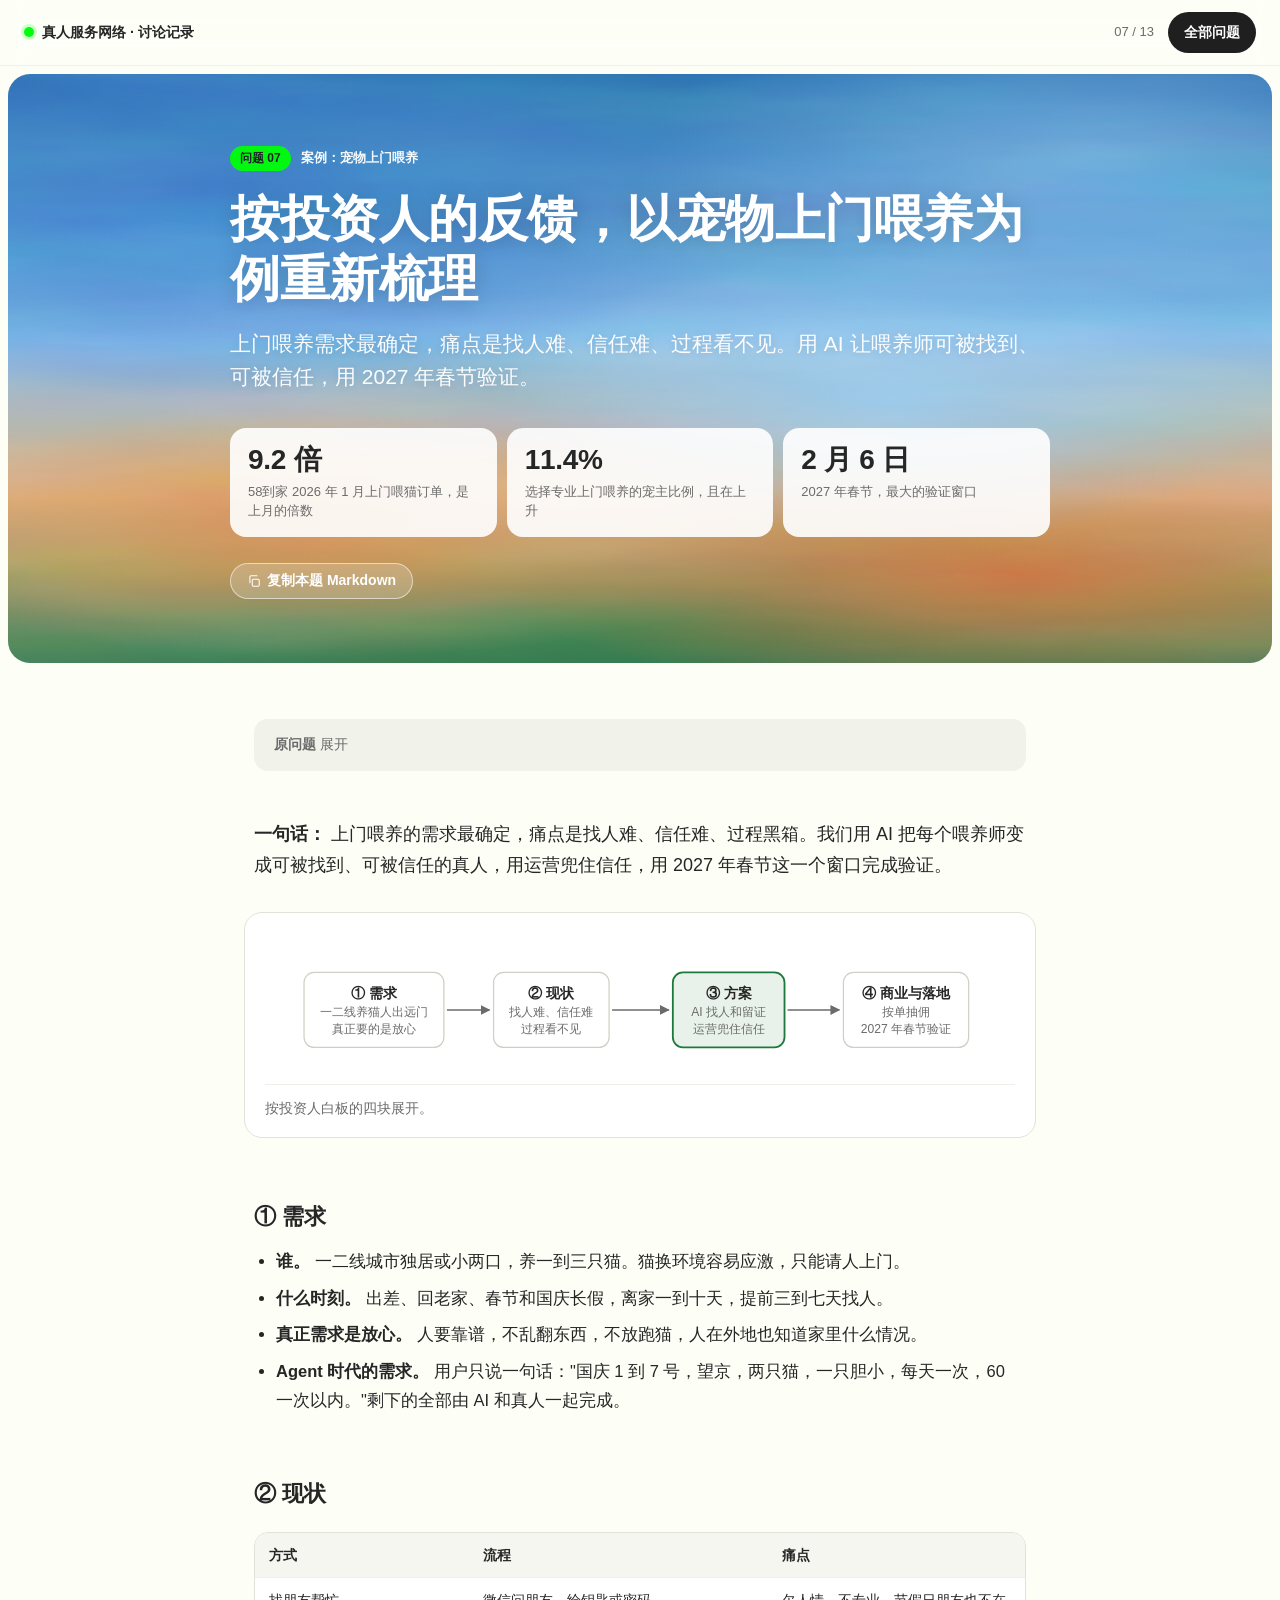
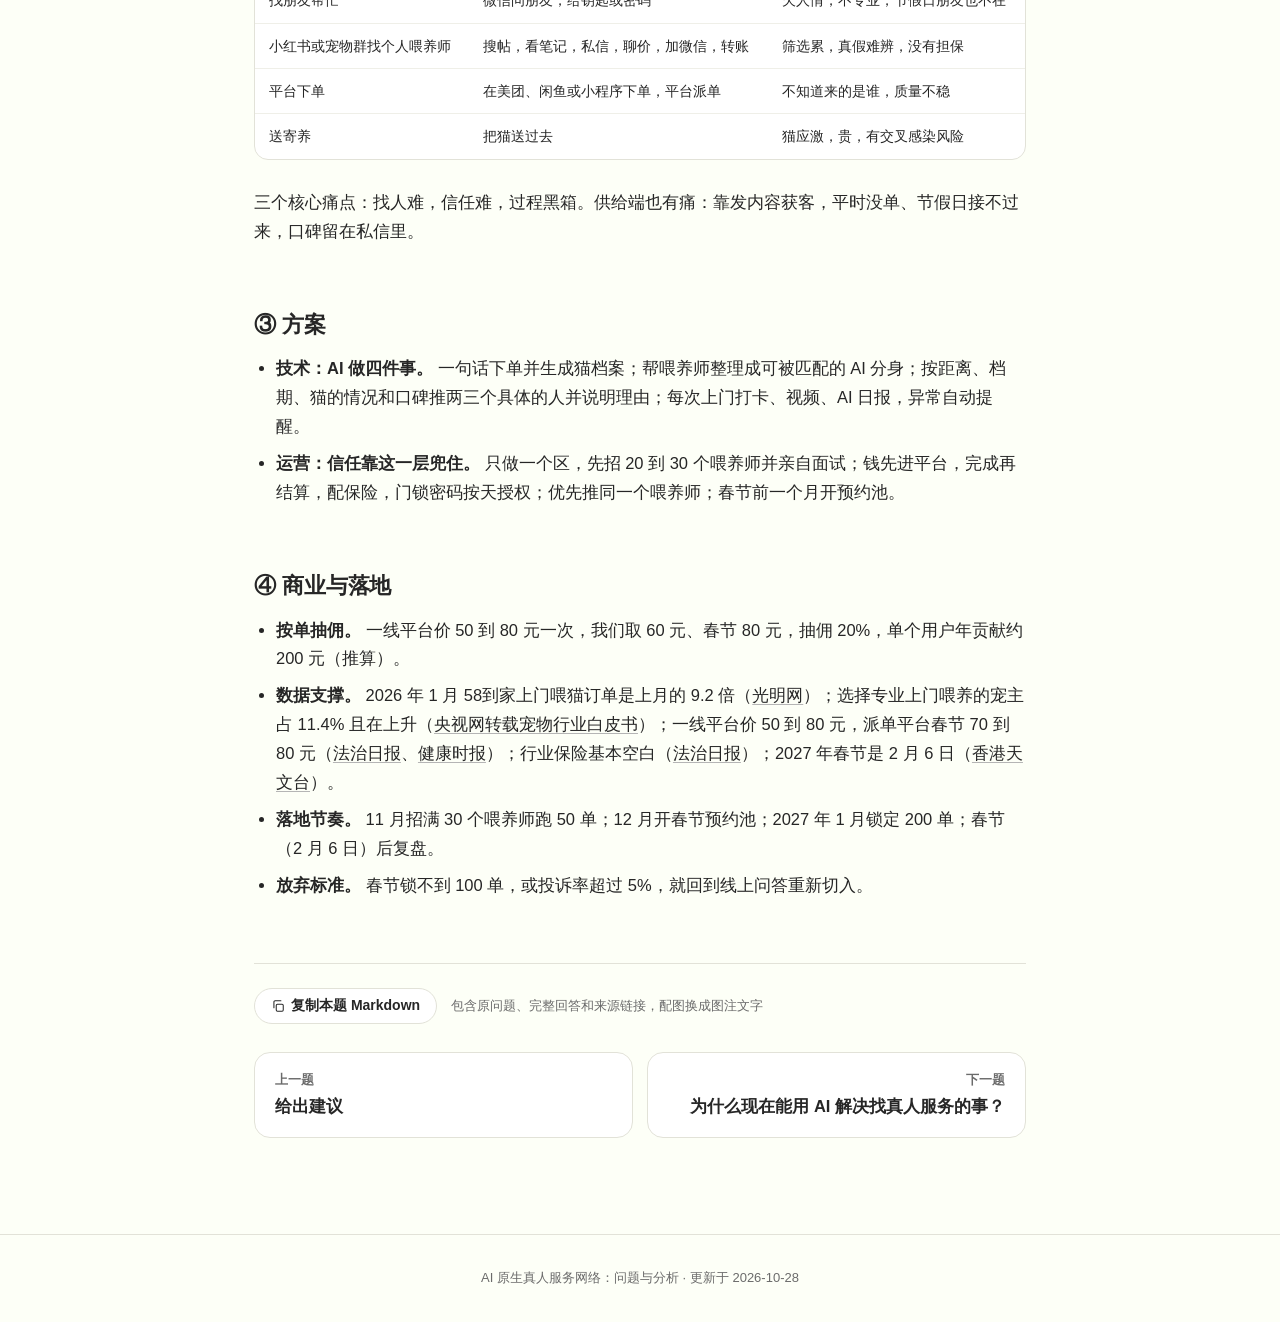
<file: q07.html>
<!DOCTYPE html>
<html lang="zh-CN"><head>
<meta charset="utf-8"><meta name="viewport" content="width=device-width, initial-scale=1">
<meta name="robots" content="noindex, nofollow">
<title>07 按投资人的反馈，以宠物上门喂养为例重新梳理</title>
<link rel="stylesheet" href="style.css">
</head><body>
<nav class="nav"><a class="brand" href="index.html"><i></i>真人服务网络 · 讨论记录</a>
<div class="nav-right"><span class="nav-count">07 / 13</span><a class="pill dark" href="index.html#index">全部问题</a></div></nav>
<header class="q-header">
<p class="eyebrow-q"><span class="tag">问题 07</span>案例：宠物上门喂养</p>
<h1>按投资人的反馈，以宠物上门喂养为例重新梳理</h1>
<p class="deck">上门喂养需求最确定，痛点是找人难、信任难、过程看不见。用 AI 让喂养师可被找到、可被信任，用 2027 年春节验证。</p>
<div class="stats"><div class="stat"><b>9.2 倍</b><span>58到家 2026 年 1 月上门喂猫订单，是上月的倍数</span></div><div class="stat"><b>11.4%</b><span>选择专业上门喂养的宠主比例，且在上升</span></div><div class="stat"><b>2 月 6 日</b><span>2027 年春节，最大的验证窗口</span></div></div>
<div class="q-actions"><button type="button" class="copy-btn on-paint" data-copy="md-q" data-label="复制本题 Markdown">复制本题 Markdown</button></div>
</header>
<main class="q-main">
<details class="ask"><summary>原问题</summary><p>这个是投资人给的反馈（白板：① 需求 ② 现状 ③ Solution ④），要不你按照这个帮我重新梳理讲清楚。以宠物上门喂养为例，你帮我做这个吧。</p></details>
<article class="answer"><p><strong>一句话：</strong> 上门喂养的需求最确定，痛点是找人难、信任难、过程黑箱。我们用 AI 把每个喂养师变成可被找到、可被信任的真人，用运营兜住信任，用 2027 年春节这一个窗口完成验证。</p>
<figure class="fig"><svg viewBox="0 0 740 130" role="img" aria-label="投资人白板的四块：需求、现状、方案、商业与落地" xmlns="http://www.w3.org/2000/svg"><defs><marker id="ah" viewBox="0 0 10 10" refX="9" refY="5" markerWidth="7" markerHeight="7" orient="auto-start-reverse"><path d="M0 0L10 5L0 10z" fill="#6b6b6b"/></marker></defs><rect x="38.5" y="33.0" width="138.0" height="74.0" rx="10" fill="#ffffff" stroke="#cfcfc6" stroke-width="1.2"/><text x="107.5" y="58.0" font-size="14" fill="#262626" text-anchor="middle" font-weight="600">① 需求</text><text x="107.5" y="76.0" font-size="12" fill="#6b6b6b" text-anchor="middle" font-weight="400">一二线养猫人出远门</text><text x="107.5" y="93.0" font-size="12" fill="#6b6b6b" text-anchor="middle" font-weight="400">真正要的是放心</text><rect x="225.5" y="33.0" width="114.0" height="74.0" rx="10" fill="#ffffff" stroke="#cfcfc6" stroke-width="1.2"/><text x="282.5" y="58.0" font-size="14" fill="#262626" text-anchor="middle" font-weight="600">② 现状</text><text x="282.5" y="76.0" font-size="12" fill="#6b6b6b" text-anchor="middle" font-weight="400">找人难、信任难</text><text x="282.5" y="93.0" font-size="12" fill="#6b6b6b" text-anchor="middle" font-weight="400">过程看不见</text><rect x="402.4" y="33.0" width="110.2" height="74.0" rx="10" fill="#e8f2ea" stroke="#1e7a3c" stroke-width="1.8"/><text x="457.5" y="58.0" font-size="14" fill="#262626" text-anchor="middle" font-weight="600">③ 方案</text><text x="457.5" y="76.0" font-size="12" fill="#6b6b6b" text-anchor="middle" font-weight="400">AI 找人和留证</text><text x="457.5" y="93.0" font-size="12" fill="#6b6b6b" text-anchor="middle" font-weight="400">运营兜住信任</text><rect x="570.7" y="33.0" width="123.6" height="74.0" rx="10" fill="#ffffff" stroke="#cfcfc6" stroke-width="1.2"/><text x="632.5" y="58.0" font-size="14" fill="#262626" text-anchor="middle" font-weight="600">④ 商业与落地</text><text x="632.5" y="76.0" font-size="12" fill="#6b6b6b" text-anchor="middle" font-weight="400">按单抽佣</text><text x="632.5" y="93.0" font-size="12" fill="#6b6b6b" text-anchor="middle" font-weight="400">2027 年春节验证</text><line x1="179.5" y1="70.0" x2="221.5" y2="70.0" stroke="#6b6b6b" stroke-width="1.4" marker-end="url(#ah)"/><line x1="342.5" y1="70.0" x2="398.4" y2="70.0" stroke="#6b6b6b" stroke-width="1.4" marker-end="url(#ah)"/><line x1="515.6" y1="70.0" x2="566.7" y2="70.0" stroke="#6b6b6b" stroke-width="1.4" marker-end="url(#ah)"/></svg><figcaption>按投资人白板的四块展开。</figcaption></figure>
<h3>① 需求</h3>
<ul>
<li><strong>谁。</strong> 一二线城市独居或小两口，养一到三只猫。猫换环境容易应激，只能请人上门。</li>
<li><strong>什么时刻。</strong> 出差、回老家、春节和国庆长假，离家一到十天，提前三到七天找人。</li>
<li><strong>真正需求是放心。</strong> 人要靠谱，不乱翻东西，不放跑猫，人在外地也知道家里什么情况。</li>
<li><strong>Agent 时代的需求。</strong> 用户只说一句话："国庆 1 到 7 号，望京，两只猫，一只胆小，每天一次，60 一次以内。"剩下的全部由 AI 和真人一起完成。</li>
</ul>
<h3>② 现状</h3>
<div class="table-wrap"><table>
<thead>
<tr>
<th>方式</th>
<th>流程</th>
<th>痛点</th>
</tr>
</thead>
<tbody>
<tr>
<td>找朋友帮忙</td>
<td>微信问朋友，给钥匙或密码</td>
<td>欠人情，不专业，节假日朋友也不在</td>
</tr>
<tr>
<td>小红书或宠物群找个人喂养师</td>
<td>搜帖，看笔记，私信，聊价，加微信，转账</td>
<td>筛选累，真假难辨，没有担保</td>
</tr>
<tr>
<td>平台下单</td>
<td>在美团、闲鱼或小程序下单，平台派单</td>
<td>不知道来的是谁，质量不稳</td>
</tr>
<tr>
<td>送寄养</td>
<td>把猫送过去</td>
<td>猫应激，贵，有交叉感染风险</td>
</tr>
</tbody>
</table></div>
<p>三个核心痛点：找人难，信任难，过程黑箱。供给端也有痛：靠发内容获客，平时没单、节假日接不过来，口碑留在私信里。</p>
<h3>③ 方案</h3>
<ul>
<li><strong>技术：AI 做四件事。</strong> 一句话下单并生成猫档案；帮喂养师整理成可被匹配的 AI 分身；按距离、档期、猫的情况和口碑推两三个具体的人并说明理由；每次上门打卡、视频、AI 日报，异常自动提醒。</li>
<li><strong>运营：信任靠这一层兜住。</strong> 只做一个区，先招 20 到 30 个喂养师并亲自面试；钱先进平台，完成再结算，配保险，门锁密码按天授权；优先推同一个喂养师；春节前一个月开预约池。</li>
</ul>
<h3>④ 商业与落地</h3>
<ul>
<li><strong>按单抽佣。</strong> 一线平台价 50 到 80 元一次，我们取 60 元、春节 80 元，抽佣 20%，单个用户年贡献约 200 元（推算）。</li>
<li><strong>数据支撑。</strong> 2026 年 1 月 58到家上门喂猫订单是上月的 9.2 倍（<a target="_blank" rel="noopener" href="https://economy.gmw.cn/2026-02/12/content_38592249.htm">光明网</a>）；选择专业上门喂养的宠主占 11.4% 且在上升（<a target="_blank" rel="noopener" href="https://business.cctv.com/2026/01/05/ARTIdmv2AWmVeRVodaZYLOvQ260105.shtml">央视网转载宠物行业白皮书</a>）；一线平台价 50 到 80 元，派单平台春节 70 到 80 元（<a target="_blank" rel="noopener" href="https://finance.sina.com.cn/jjxw/2026-02-27/doc-inhpfhtu0926479.shtml">法治日报</a>、<a target="_blank" rel="noopener" href="https://c.m.163.com/news/a/KLQ7FU7R052583KJ.html">健康时报</a>）；行业保险基本空白（<a target="_blank" rel="noopener" href="https://finance.sina.com.cn/jjxw/2026-02-27/doc-inhpfhtu0926479.shtml">法治日报</a>）；2027 年春节是 2 月 6 日（<a target="_blank" rel="noopener" href="https://www.hko.gov.hk/tc/gts/time/calendar/text/files/T2027c.txt">香港天文台</a>）。</li>
<li><strong>落地节奏。</strong> 11 月招满 30 个喂养师跑 50 单；12 月开春节预约池；2027 年 1 月锁定 200 单；春节（2 月 6 日）后复盘。</li>
<li><strong>放弃标准。</strong> 春节锁不到 100 单，或投诉率超过 5%，就回到线上问答重新切入。</li>
</ul></article>
<div class="copy-row"><button type="button" class="copy-btn " data-copy="md-q" data-label="复制本题 Markdown">复制本题 Markdown</button><span>包含原问题、完整回答和来源链接，配图换成图注文字</span></div>
<nav class="pn-row"><a class="pn prev" href="q06.html"><span>上一题</span>给出建议</a><a class="pn next" href="q08.html"><span>下一题</span>为什么现在能用 AI 解决找真人服务的事？</a></nav>
</main>
<footer>AI 原生真人服务网络：问题与分析 · 更新于 2026-10-28</footer>
<script type="text/markdown" id="md-q">## 问题七：按投资人的反馈，以宠物上门喂养为例重新梳理

> **原问题：** 这个是投资人给的反馈（白板：① 需求 ② 现状 ③ Solution ④），要不你按照这个帮我重新梳理讲清楚。以宠物上门喂养为例，你帮我做这个吧。

**一句话：** 上门喂养的需求最确定，痛点是找人难、信任难、过程黑箱。我们用 AI 把每个喂养师变成可被找到、可被信任的真人，用运营兜住信任，用 2027 年春节这一个窗口完成验证。

*配图：按投资人白板的四块展开。*

### ① 需求

- **谁。** 一二线城市独居或小两口，养一到三只猫。猫换环境容易应激，只能请人上门。
- **什么时刻。** 出差、回老家、春节和国庆长假，离家一到十天，提前三到七天找人。
- **真正需求是放心。** 人要靠谱，不乱翻东西，不放跑猫，人在外地也知道家里什么情况。
- **Agent 时代的需求。** 用户只说一句话："国庆 1 到 7 号，望京，两只猫，一只胆小，每天一次，60 一次以内。"剩下的全部由 AI 和真人一起完成。

### ② 现状

| 方式 | 流程 | 痛点 |
| --- | --- | --- |
| 找朋友帮忙 | 微信问朋友，给钥匙或密码 | 欠人情，不专业，节假日朋友也不在 |
| 小红书或宠物群找个人喂养师 | 搜帖，看笔记，私信，聊价，加微信，转账 | 筛选累，真假难辨，没有担保 |
| 平台下单 | 在美团、闲鱼或小程序下单，平台派单 | 不知道来的是谁，质量不稳 |
| 送寄养 | 把猫送过去 | 猫应激，贵，有交叉感染风险 |

三个核心痛点：找人难，信任难，过程黑箱。供给端也有痛：靠发内容获客，平时没单、节假日接不过来，口碑留在私信里。

### ③ 方案

- **技术：AI 做四件事。** 一句话下单并生成猫档案；帮喂养师整理成可被匹配的 AI 分身；按距离、档期、猫的情况和口碑推两三个具体的人并说明理由；每次上门打卡、视频、AI 日报，异常自动提醒。
- **运营：信任靠这一层兜住。** 只做一个区，先招 20 到 30 个喂养师并亲自面试；钱先进平台，完成再结算，配保险，门锁密码按天授权；优先推同一个喂养师；春节前一个月开预约池。

### ④ 商业与落地

- **按单抽佣。** 一线平台价 50 到 80 元一次，我们取 60 元、春节 80 元，抽佣 20%，单个用户年贡献约 200 元（推算）。
- **数据支撑。** 2026 年 1 月 58到家上门喂猫订单是上月的 9.2 倍（[光明网](https://economy.gmw.cn/2026-02/12/content_38592249.htm)）；选择专业上门喂养的宠主占 11.4% 且在上升（[央视网转载宠物行业白皮书](https://business.cctv.com/2026/01/05/ARTIdmv2AWmVeRVodaZYLOvQ260105.shtml)）；一线平台价 50 到 80 元，派单平台春节 70 到 80 元（[法治日报](https://finance.sina.com.cn/jjxw/2026-02-27/doc-inhpfhtu0926479.shtml)、[健康时报](https://c.m.163.com/news/a/KLQ7FU7R052583KJ.html)）；行业保险基本空白（[法治日报](https://finance.sina.com.cn/jjxw/2026-02-27/doc-inhpfhtu0926479.shtml)）；2027 年春节是 2 月 6 日（[香港天文台](https://www.hko.gov.hk/tc/gts/time/calendar/text/files/T2027c.txt)）。
- **落地节奏。** 11 月招满 30 个喂养师跑 50 单；12 月开春节预约池；2027 年 1 月锁定 200 单；春节（2 月 6 日）后复盘。
- **放弃标准。** 春节锁不到 100 单，或投诉率超过 5%，就回到线上问答重新切入。

</script>
<script>
document.querySelectorAll('[data-copy]').forEach(function (btn) {
  btn.addEventListener('click', function () {
    var src = document.getElementById(btn.dataset.copy).textContent.replace(/<\\\//g, '</');
    var done = function () { var old = btn.dataset.label; btn.textContent = '已复制'; btn.classList.add('ok');
      setTimeout(function () { btn.textContent = old; btn.classList.remove('ok'); }, 1600); };
    if (navigator.clipboard && window.isSecureContext) {
      navigator.clipboard.writeText(src).then(done, function () { fallback(src); done(); });
    } else { fallback(src); done(); }
  });
});
function fallback(text) { var ta = document.createElement('textarea'); ta.value = text; ta.style.position = 'fixed'; ta.style.opacity = '0';
  document.body.appendChild(ta); ta.select(); document.execCommand('copy'); ta.remove(); }
</script>
</body></html>
</file>
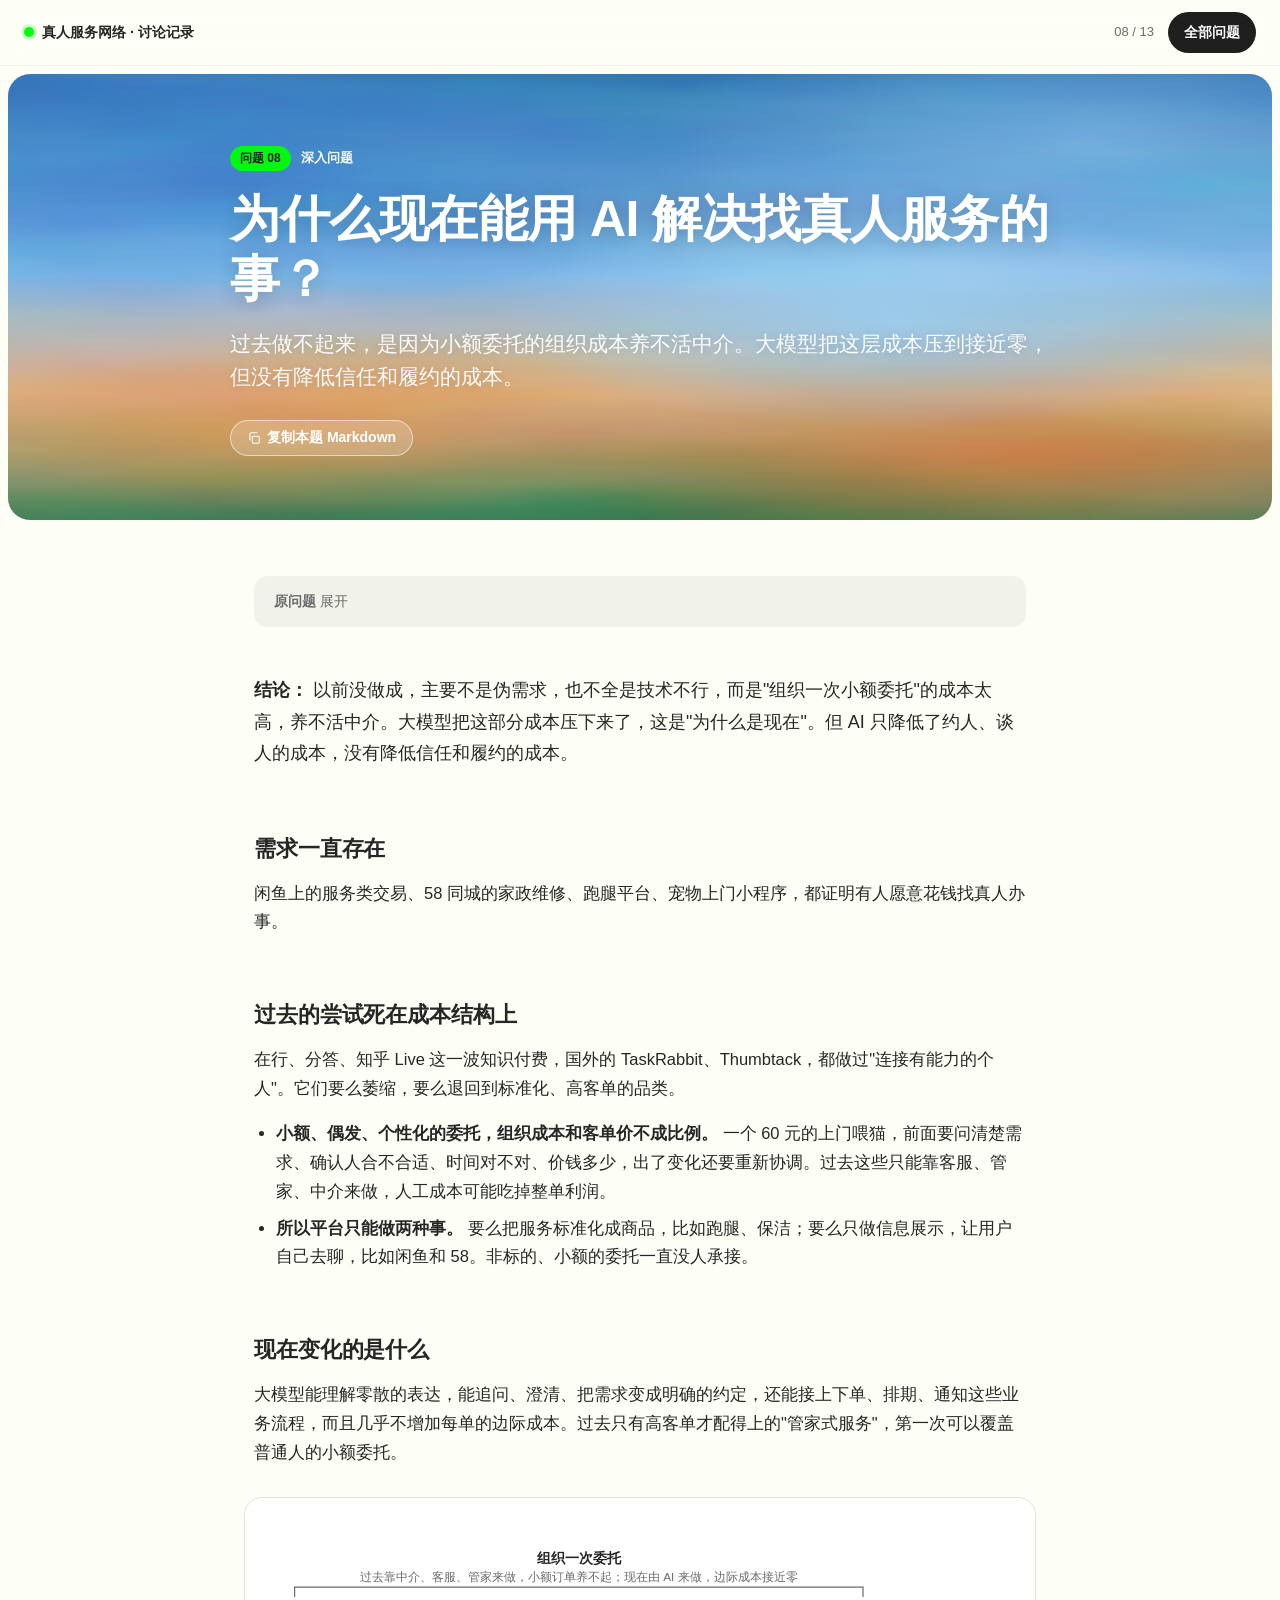
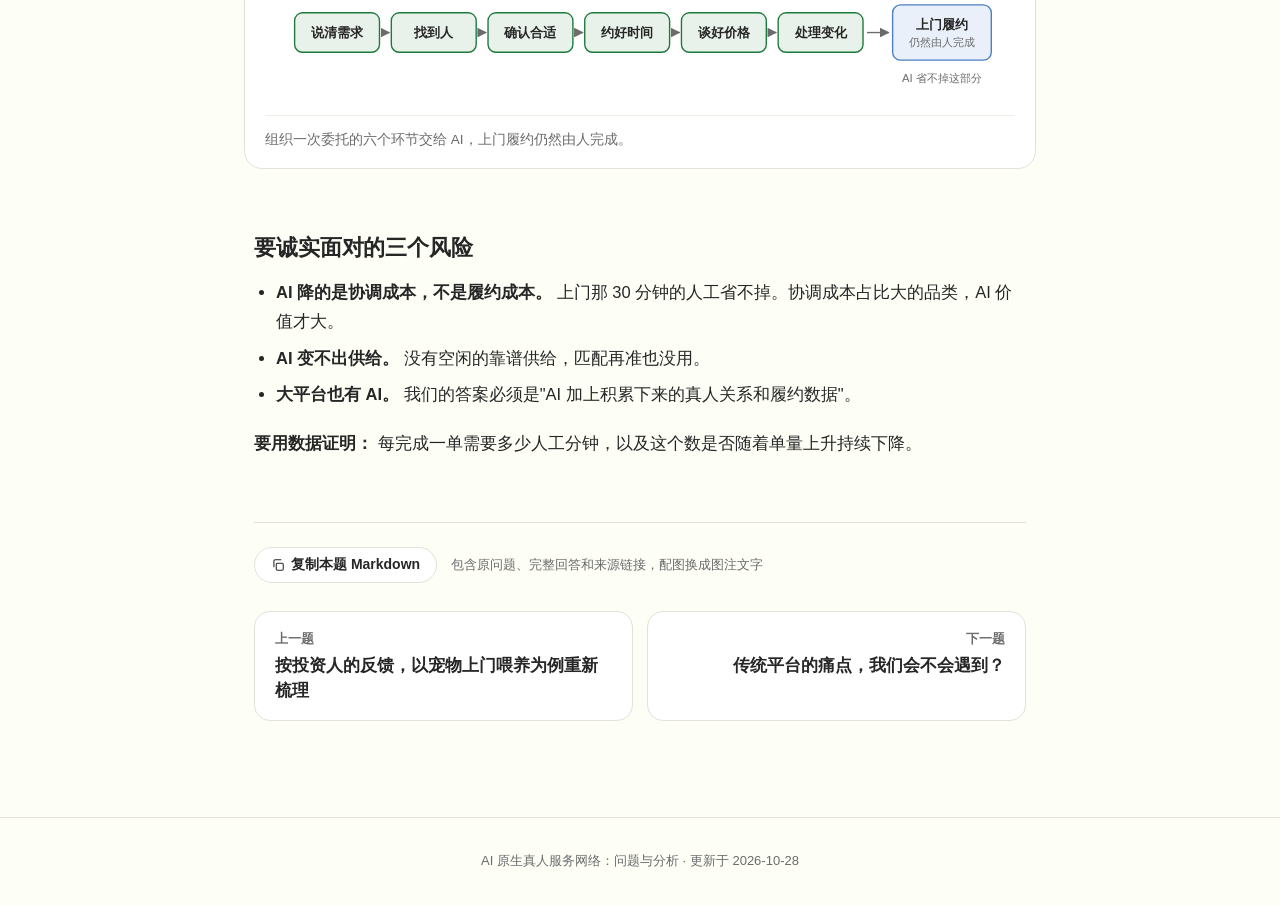
<file: q08.html>
<!DOCTYPE html>
<html lang="zh-CN"><head>
<meta charset="utf-8"><meta name="viewport" content="width=device-width, initial-scale=1">
<meta name="robots" content="noindex, nofollow">
<title>08 为什么现在能用 AI 解决找真人服务的事？</title>
<link rel="stylesheet" href="style.css">
</head><body>
<nav class="nav"><a class="brand" href="index.html"><i></i>真人服务网络 · 讨论记录</a>
<div class="nav-right"><span class="nav-count">08 / 13</span><a class="pill dark" href="index.html#index">全部问题</a></div></nav>
<header class="q-header">
<p class="eyebrow-q"><span class="tag">问题 08</span>深入问题</p>
<h1>为什么现在能用 AI 解决找真人服务的事？</h1>
<p class="deck">过去做不起来，是因为小额委托的组织成本养不活中介。大模型把这层成本压到接近零，但没有降低信任和履约的成本。</p>

<div class="q-actions"><button type="button" class="copy-btn on-paint" data-copy="md-q" data-label="复制本题 Markdown">复制本题 Markdown</button></div>
</header>
<main class="q-main">
<details class="ask"><summary>原问题</summary><p>为什么现在能干用 AI 解决找真人服务的事？这里要看看为啥现在还没有类似的产品，是技术不行，还是伪需求？</p></details>
<article class="answer"><p><strong>结论：</strong> 以前没做成，主要不是伪需求，也不全是技术不行，而是"组织一次小额委托"的成本太高，养不活中介。大模型把这部分成本压下来了，这是"为什么是现在"。但 AI 只降低了约人、谈人的成本，没有降低信任和履约的成本。</p>
<h3>需求一直存在</h3>
<p>闲鱼上的服务类交易、58 同城的家政维修、跑腿平台、宠物上门小程序，都证明有人愿意花钱找真人办事。</p>
<h3>过去的尝试死在成本结构上</h3>
<p>在行、分答、知乎 Live 这一波知识付费，国外的 TaskRabbit、Thumbtack，都做过"连接有能力的个人"。它们要么萎缩，要么退回到标准化、高客单的品类。</p>
<ul>
<li><strong>小额、偶发、个性化的委托，组织成本和客单价不成比例。</strong> 一个 60 元的上门喂猫，前面要问清楚需求、确认人合不合适、时间对不对、价钱多少，出了变化还要重新协调。过去这些只能靠客服、管家、中介来做，人工成本可能吃掉整单利润。</li>
<li><strong>所以平台只能做两种事。</strong> 要么把服务标准化成商品，比如跑腿、保洁；要么只做信息展示，让用户自己去聊，比如闲鱼和 58。非标的、小额的委托一直没人承接。</li>
</ul>
<h3>现在变化的是什么</h3>
<p>大模型能理解零散的表达，能追问、澄清、把需求变成明确的约定，还能接上下单、排期、通知这些业务流程，而且几乎不增加每单的边际成本。过去只有高客单才配得上的"管家式服务"，第一次可以覆盖普通人的小额委托。</p>
<figure class="fig"><svg viewBox="0 0 760 180" role="img" aria-label="组织一次委托的六个环节由 AI 承担，上门履约仍由人完成" xmlns="http://www.w3.org/2000/svg"><defs><marker id="ah" viewBox="0 0 10 10" refX="9" refY="5" markerWidth="7" markerHeight="7" orient="auto-start-reverse"><path d="M0 0L10 5L0 10z" fill="#6b6b6b"/></marker></defs><rect x="30.0" y="90.0" width="86.0" height="40.0" rx="8" fill="#e8f2ea" stroke="#1e7a3c" stroke-width="1.4"/><text x="73.0" y="115.0" font-size="13" fill="#262626" text-anchor="middle" font-weight="600">说清需求</text><rect x="128.0" y="90.0" width="86.0" height="40.0" rx="8" fill="#e8f2ea" stroke="#1e7a3c" stroke-width="1.4"/><text x="171.0" y="115.0" font-size="13" fill="#262626" text-anchor="middle" font-weight="600">找到人</text><line x1="118.0" y1="110.0" x2="126.0" y2="110.0" stroke="#6b6b6b" stroke-width="1.4" marker-end="url(#ah)"/><rect x="226.0" y="90.0" width="86.0" height="40.0" rx="8" fill="#e8f2ea" stroke="#1e7a3c" stroke-width="1.4"/><text x="269.0" y="115.0" font-size="13" fill="#262626" text-anchor="middle" font-weight="600">确认合适</text><line x1="216.0" y1="110.0" x2="224.0" y2="110.0" stroke="#6b6b6b" stroke-width="1.4" marker-end="url(#ah)"/><rect x="324.0" y="90.0" width="86.0" height="40.0" rx="8" fill="#e8f2ea" stroke="#1e7a3c" stroke-width="1.4"/><text x="367.0" y="115.0" font-size="13" fill="#262626" text-anchor="middle" font-weight="600">约好时间</text><line x1="314.0" y1="110.0" x2="322.0" y2="110.0" stroke="#6b6b6b" stroke-width="1.4" marker-end="url(#ah)"/><rect x="422.0" y="90.0" width="86.0" height="40.0" rx="8" fill="#e8f2ea" stroke="#1e7a3c" stroke-width="1.4"/><text x="465.0" y="115.0" font-size="13" fill="#262626" text-anchor="middle" font-weight="600">谈好价格</text><line x1="412.0" y1="110.0" x2="420.0" y2="110.0" stroke="#6b6b6b" stroke-width="1.4" marker-end="url(#ah)"/><rect x="520.0" y="90.0" width="86.0" height="40.0" rx="8" fill="#e8f2ea" stroke="#1e7a3c" stroke-width="1.4"/><text x="563.0" y="115.0" font-size="13" fill="#262626" text-anchor="middle" font-weight="600">处理变化</text><line x1="510.0" y1="110.0" x2="518.0" y2="110.0" stroke="#6b6b6b" stroke-width="1.4" marker-end="url(#ah)"/><path d="M30 74 v-10 h576 v10" fill="none" stroke="#6b6b6b" stroke-width="1.2"/><text x="318.0" y="40.0" font-size="14" fill="#262626" text-anchor="middle" font-weight="600">组织一次委托</text><text x="318.0" y="58.0" font-size="12" fill="#6b6b6b" text-anchor="middle" font-weight="400">过去靠中介、客服、管家来做，小额订单养不起；现在由 AI 来做，边际成本接近零</text><line x1="610.0" y1="110.0" x2="632.0" y2="110.0" stroke="#6b6b6b" stroke-width="1.4" marker-end="url(#ah)"/><rect x="636.0" y="82.0" width="100.0" height="56.0" rx="8" fill="#eaf0f9" stroke="#4d7fc4" stroke-width="1.4"/><text x="686.0" y="106.0" font-size="13" fill="#262626" text-anchor="middle" font-weight="600">上门履约</text><text x="686.0" y="124.0" font-size="11.5" fill="#6b6b6b" text-anchor="middle" font-weight="400">仍然由人完成</text><text x="686.0" y="160.0" font-size="11.5" fill="#6b6b6b" text-anchor="middle" font-weight="400">AI 省不掉这部分</text></svg><figcaption>组织一次委托的六个环节交给 AI，上门履约仍然由人完成。</figcaption></figure>
<h3>要诚实面对的三个风险</h3>
<ul>
<li><strong>AI 降的是协调成本，不是履约成本。</strong> 上门那 30 分钟的人工省不掉。协调成本占比大的品类，AI 价值才大。</li>
<li><strong>AI 变不出供给。</strong> 没有空闲的靠谱供给，匹配再准也没用。</li>
<li><strong>大平台也有 AI。</strong> 我们的答案必须是"AI 加上积累下来的真人关系和履约数据"。</li>
</ul>
<p><strong>要用数据证明：</strong> 每完成一单需要多少人工分钟，以及这个数是否随着单量上升持续下降。</p></article>
<div class="copy-row"><button type="button" class="copy-btn " data-copy="md-q" data-label="复制本题 Markdown">复制本题 Markdown</button><span>包含原问题、完整回答和来源链接，配图换成图注文字</span></div>
<nav class="pn-row"><a class="pn prev" href="q07.html"><span>上一题</span>按投资人的反馈，以宠物上门喂养为例重新梳理</a><a class="pn next" href="q09.html"><span>下一题</span>传统平台的痛点，我们会不会遇到？</a></nav>
</main>
<footer>AI 原生真人服务网络：问题与分析 · 更新于 2026-10-28</footer>
<script type="text/markdown" id="md-q">## 问题八：为什么现在能用 AI 解决找真人服务的事？

> **原问题：** 为什么现在能干用 AI 解决找真人服务的事？这里要看看为啥现在还没有类似的产品，是技术不行，还是伪需求？

**结论：** 以前没做成，主要不是伪需求，也不全是技术不行，而是"组织一次小额委托"的成本太高，养不活中介。大模型把这部分成本压下来了，这是"为什么是现在"。但 AI 只降低了约人、谈人的成本，没有降低信任和履约的成本。

### 需求一直存在

闲鱼上的服务类交易、58 同城的家政维修、跑腿平台、宠物上门小程序，都证明有人愿意花钱找真人办事。

### 过去的尝试死在成本结构上

在行、分答、知乎 Live 这一波知识付费，国外的 TaskRabbit、Thumbtack，都做过"连接有能力的个人"。它们要么萎缩，要么退回到标准化、高客单的品类。

- **小额、偶发、个性化的委托，组织成本和客单价不成比例。** 一个 60 元的上门喂猫，前面要问清楚需求、确认人合不合适、时间对不对、价钱多少，出了变化还要重新协调。过去这些只能靠客服、管家、中介来做，人工成本可能吃掉整单利润。
- **所以平台只能做两种事。** 要么把服务标准化成商品，比如跑腿、保洁；要么只做信息展示，让用户自己去聊，比如闲鱼和 58。非标的、小额的委托一直没人承接。

### 现在变化的是什么

大模型能理解零散的表达，能追问、澄清、把需求变成明确的约定，还能接上下单、排期、通知这些业务流程，而且几乎不增加每单的边际成本。过去只有高客单才配得上的"管家式服务"，第一次可以覆盖普通人的小额委托。

*配图：组织一次委托的六个环节交给 AI，上门履约仍然由人完成。*

### 要诚实面对的三个风险

- **AI 降的是协调成本，不是履约成本。** 上门那 30 分钟的人工省不掉。协调成本占比大的品类，AI 价值才大。
- **AI 变不出供给。** 没有空闲的靠谱供给，匹配再准也没用。
- **大平台也有 AI。** 我们的答案必须是"AI 加上积累下来的真人关系和履约数据"。

**要用数据证明：** 每完成一单需要多少人工分钟，以及这个数是否随着单量上升持续下降。

</script>
<script>
document.querySelectorAll('[data-copy]').forEach(function (btn) {
  btn.addEventListener('click', function () {
    var src = document.getElementById(btn.dataset.copy).textContent.replace(/<\\\//g, '</');
    var done = function () { var old = btn.dataset.label; btn.textContent = '已复制'; btn.classList.add('ok');
      setTimeout(function () { btn.textContent = old; btn.classList.remove('ok'); }, 1600); };
    if (navigator.clipboard && window.isSecureContext) {
      navigator.clipboard.writeText(src).then(done, function () { fallback(src); done(); });
    } else { fallback(src); done(); }
  });
});
function fallback(text) { var ta = document.createElement('textarea'); ta.value = text; ta.style.position = 'fixed'; ta.style.opacity = '0';
  document.body.appendChild(ta); ta.select(); document.execCommand('copy'); ta.remove(); }
</script>
</body></html>
</file>
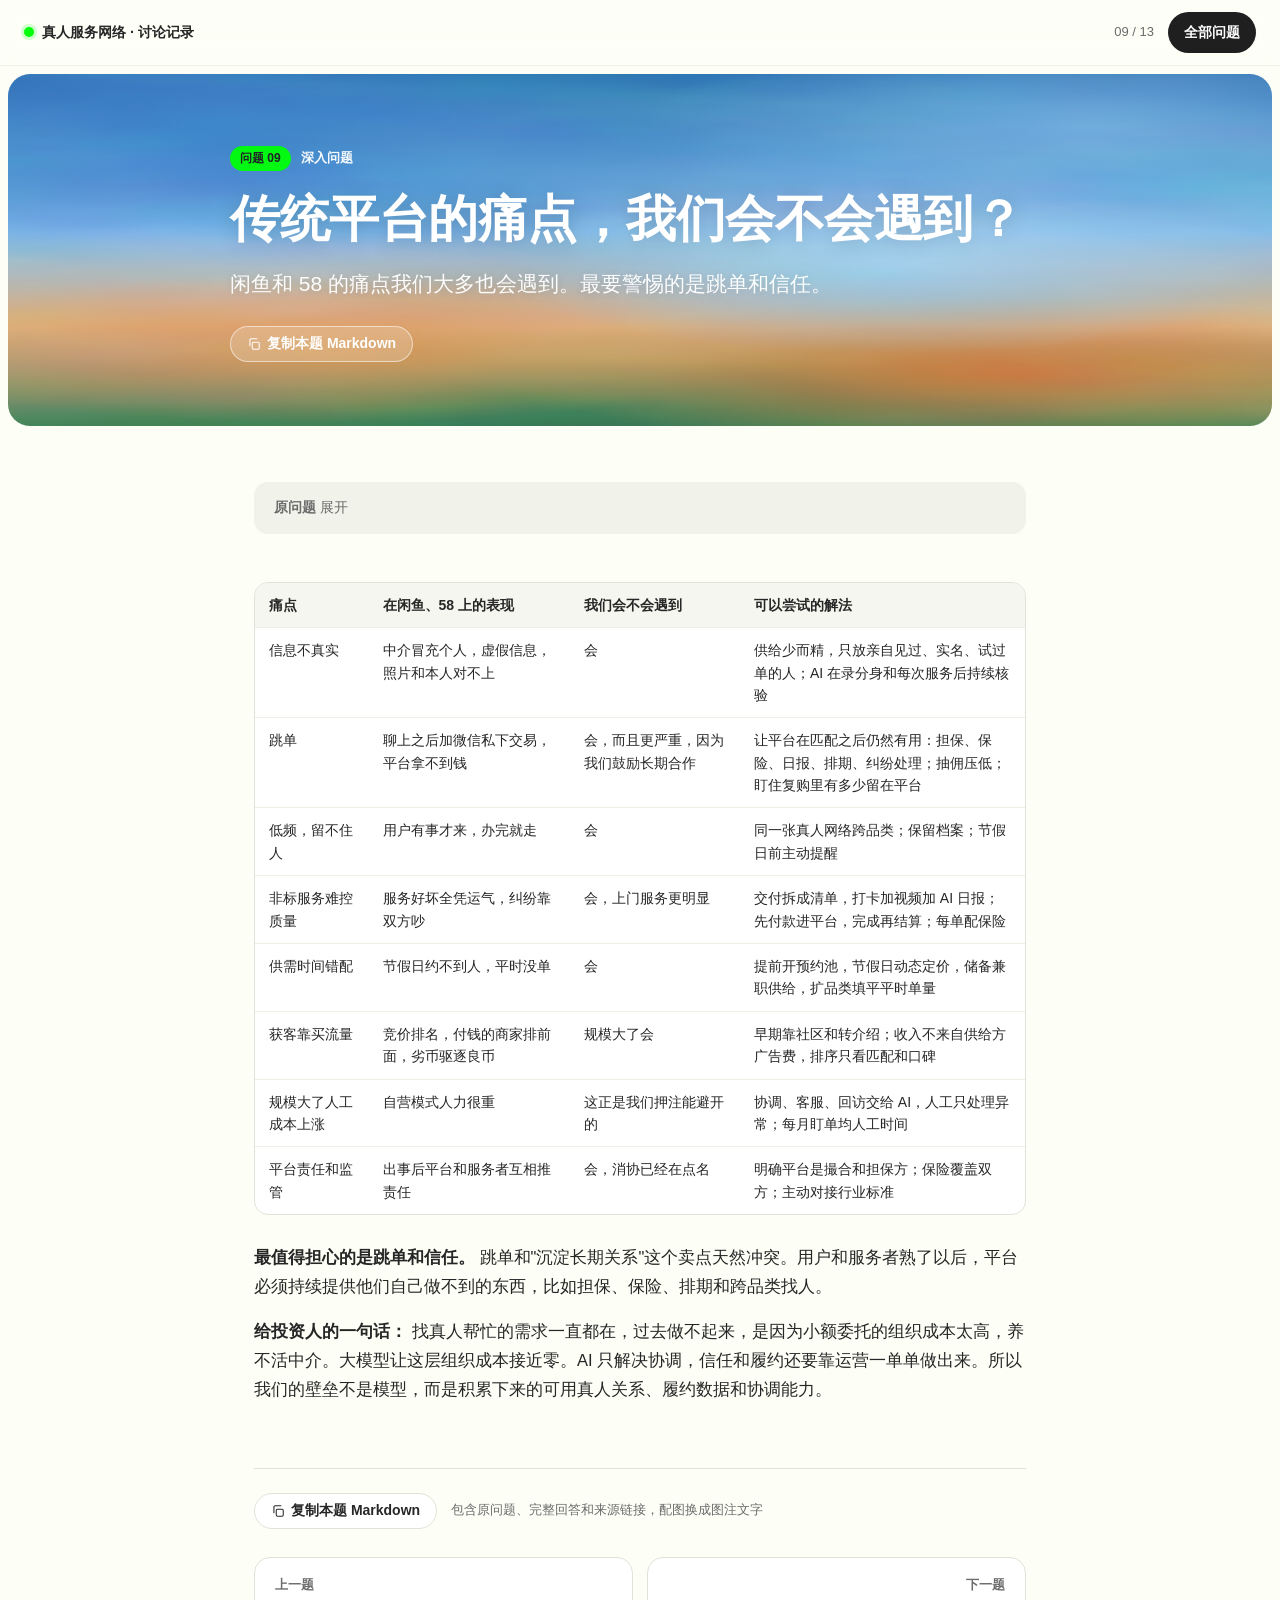
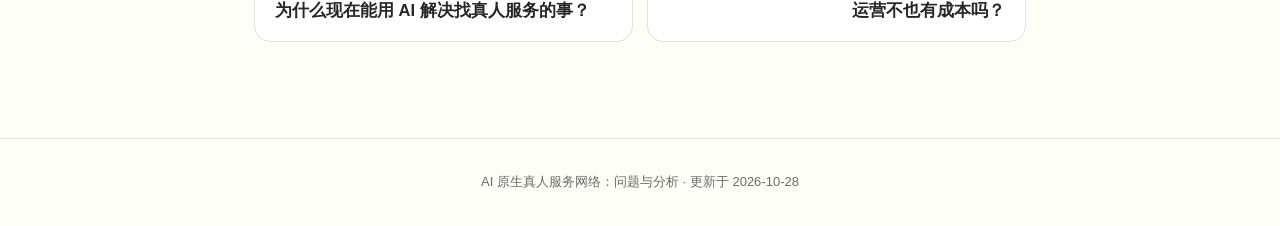
<file: q09.html>
<!DOCTYPE html>
<html lang="zh-CN"><head>
<meta charset="utf-8"><meta name="viewport" content="width=device-width, initial-scale=1">
<meta name="robots" content="noindex, nofollow">
<title>09 传统平台的痛点，我们会不会遇到？</title>
<link rel="stylesheet" href="style.css">
</head><body>
<nav class="nav"><a class="brand" href="index.html"><i></i>真人服务网络 · 讨论记录</a>
<div class="nav-right"><span class="nav-count">09 / 13</span><a class="pill dark" href="index.html#index">全部问题</a></div></nav>
<header class="q-header">
<p class="eyebrow-q"><span class="tag">问题 09</span>深入问题</p>
<h1>传统平台的痛点，我们会不会遇到？</h1>
<p class="deck">闲鱼和 58 的痛点我们大多也会遇到。最要警惕的是跳单和信任。</p>

<div class="q-actions"><button type="button" class="copy-btn on-paint" data-copy="md-q" data-label="复制本题 Markdown">复制本题 Markdown</button></div>
</header>
<main class="q-main">
<details class="ask"><summary>原问题</summary><p>传统这些平台如闲鱼、58 同城，他们面临哪些痛点？这些痛点我们会不会面临？面临的话有哪些可以尝试的解法？</p></details>
<article class="answer"><div class="table-wrap"><table>
<thead>
<tr>
<th>痛点</th>
<th>在闲鱼、58 上的表现</th>
<th>我们会不会遇到</th>
<th>可以尝试的解法</th>
</tr>
</thead>
<tbody>
<tr>
<td>信息不真实</td>
<td>中介冒充个人，虚假信息，照片和本人对不上</td>
<td>会</td>
<td>供给少而精，只放亲自见过、实名、试过单的人；AI 在录分身和每次服务后持续核验</td>
</tr>
<tr>
<td>跳单</td>
<td>聊上之后加微信私下交易，平台拿不到钱</td>
<td>会，而且更严重，因为我们鼓励长期合作</td>
<td>让平台在匹配之后仍然有用：担保、保险、日报、排期、纠纷处理；抽佣压低；盯住复购里有多少留在平台</td>
</tr>
<tr>
<td>低频，留不住人</td>
<td>用户有事才来，办完就走</td>
<td>会</td>
<td>同一张真人网络跨品类；保留档案；节假日前主动提醒</td>
</tr>
<tr>
<td>非标服务难控质量</td>
<td>服务好坏全凭运气，纠纷靠双方吵</td>
<td>会，上门服务更明显</td>
<td>交付拆成清单，打卡加视频加 AI 日报；先付款进平台，完成再结算；每单配保险</td>
</tr>
<tr>
<td>供需时间错配</td>
<td>节假日约不到人，平时没单</td>
<td>会</td>
<td>提前开预约池，节假日动态定价，储备兼职供给，扩品类填平平时单量</td>
</tr>
<tr>
<td>获客靠买流量</td>
<td>竞价排名，付钱的商家排前面，劣币驱逐良币</td>
<td>规模大了会</td>
<td>早期靠社区和转介绍；收入不来自供给方广告费，排序只看匹配和口碑</td>
</tr>
<tr>
<td>规模大了人工成本上涨</td>
<td>自营模式人力很重</td>
<td>这正是我们押注能避开的</td>
<td>协调、客服、回访交给 AI，人工只处理异常；每月盯单均人工时间</td>
</tr>
<tr>
<td>平台责任和监管</td>
<td>出事后平台和服务者互相推责任</td>
<td>会，消协已经在点名</td>
<td>明确平台是撮合和担保方；保险覆盖双方；主动对接行业标准</td>
</tr>
</tbody>
</table></div>
<p><strong>最值得担心的是跳单和信任。</strong> 跳单和"沉淀长期关系"这个卖点天然冲突。用户和服务者熟了以后，平台必须持续提供他们自己做不到的东西，比如担保、保险、排期和跨品类找人。</p>
<p><strong>给投资人的一句话：</strong> 找真人帮忙的需求一直都在，过去做不起来，是因为小额委托的组织成本太高，养不活中介。大模型让这层组织成本接近零。AI 只解决协调，信任和履约还要靠运营一单单做出来。所以我们的壁垒不是模型，而是积累下来的可用真人关系、履约数据和协调能力。</p></article>
<div class="copy-row"><button type="button" class="copy-btn " data-copy="md-q" data-label="复制本题 Markdown">复制本题 Markdown</button><span>包含原问题、完整回答和来源链接，配图换成图注文字</span></div>
<nav class="pn-row"><a class="pn prev" href="q08.html"><span>上一题</span>为什么现在能用 AI 解决找真人服务的事？</a><a class="pn next" href="q10.html"><span>下一题</span>运营不也有成本吗？</a></nav>
</main>
<footer>AI 原生真人服务网络：问题与分析 · 更新于 2026-10-28</footer>
<script type="text/markdown" id="md-q">## 问题九：传统平台的痛点，我们会不会遇到？

> **原问题：** 传统这些平台如闲鱼、58 同城，他们面临哪些痛点？这些痛点我们会不会面临？面临的话有哪些可以尝试的解法？

| 痛点 | 在闲鱼、58 上的表现 | 我们会不会遇到 | 可以尝试的解法 |
| --- | --- | --- | --- |
| 信息不真实 | 中介冒充个人，虚假信息，照片和本人对不上 | 会 | 供给少而精，只放亲自见过、实名、试过单的人；AI 在录分身和每次服务后持续核验 |
| 跳单 | 聊上之后加微信私下交易，平台拿不到钱 | 会，而且更严重，因为我们鼓励长期合作 | 让平台在匹配之后仍然有用：担保、保险、日报、排期、纠纷处理；抽佣压低；盯住复购里有多少留在平台 |
| 低频，留不住人 | 用户有事才来，办完就走 | 会 | 同一张真人网络跨品类；保留档案；节假日前主动提醒 |
| 非标服务难控质量 | 服务好坏全凭运气，纠纷靠双方吵 | 会，上门服务更明显 | 交付拆成清单，打卡加视频加 AI 日报；先付款进平台，完成再结算；每单配保险 |
| 供需时间错配 | 节假日约不到人，平时没单 | 会 | 提前开预约池，节假日动态定价，储备兼职供给，扩品类填平平时单量 |
| 获客靠买流量 | 竞价排名，付钱的商家排前面，劣币驱逐良币 | 规模大了会 | 早期靠社区和转介绍；收入不来自供给方广告费，排序只看匹配和口碑 |
| 规模大了人工成本上涨 | 自营模式人力很重 | 这正是我们押注能避开的 | 协调、客服、回访交给 AI，人工只处理异常；每月盯单均人工时间 |
| 平台责任和监管 | 出事后平台和服务者互相推责任 | 会，消协已经在点名 | 明确平台是撮合和担保方；保险覆盖双方；主动对接行业标准 |

**最值得担心的是跳单和信任。** 跳单和"沉淀长期关系"这个卖点天然冲突。用户和服务者熟了以后，平台必须持续提供他们自己做不到的东西，比如担保、保险、排期和跨品类找人。

**给投资人的一句话：** 找真人帮忙的需求一直都在，过去做不起来，是因为小额委托的组织成本太高，养不活中介。大模型让这层组织成本接近零。AI 只解决协调，信任和履约还要靠运营一单单做出来。所以我们的壁垒不是模型，而是积累下来的可用真人关系、履约数据和协调能力。

</script>
<script>
document.querySelectorAll('[data-copy]').forEach(function (btn) {
  btn.addEventListener('click', function () {
    var src = document.getElementById(btn.dataset.copy).textContent.replace(/<\\\//g, '</');
    var done = function () { var old = btn.dataset.label; btn.textContent = '已复制'; btn.classList.add('ok');
      setTimeout(function () { btn.textContent = old; btn.classList.remove('ok'); }, 1600); };
    if (navigator.clipboard && window.isSecureContext) {
      navigator.clipboard.writeText(src).then(done, function () { fallback(src); done(); });
    } else { fallback(src); done(); }
  });
});
function fallback(text) { var ta = document.createElement('textarea'); ta.value = text; ta.style.position = 'fixed'; ta.style.opacity = '0';
  document.body.appendChild(ta); ta.select(); document.execCommand('copy'); ta.remove(); }
</script>
</body></html>
</file>
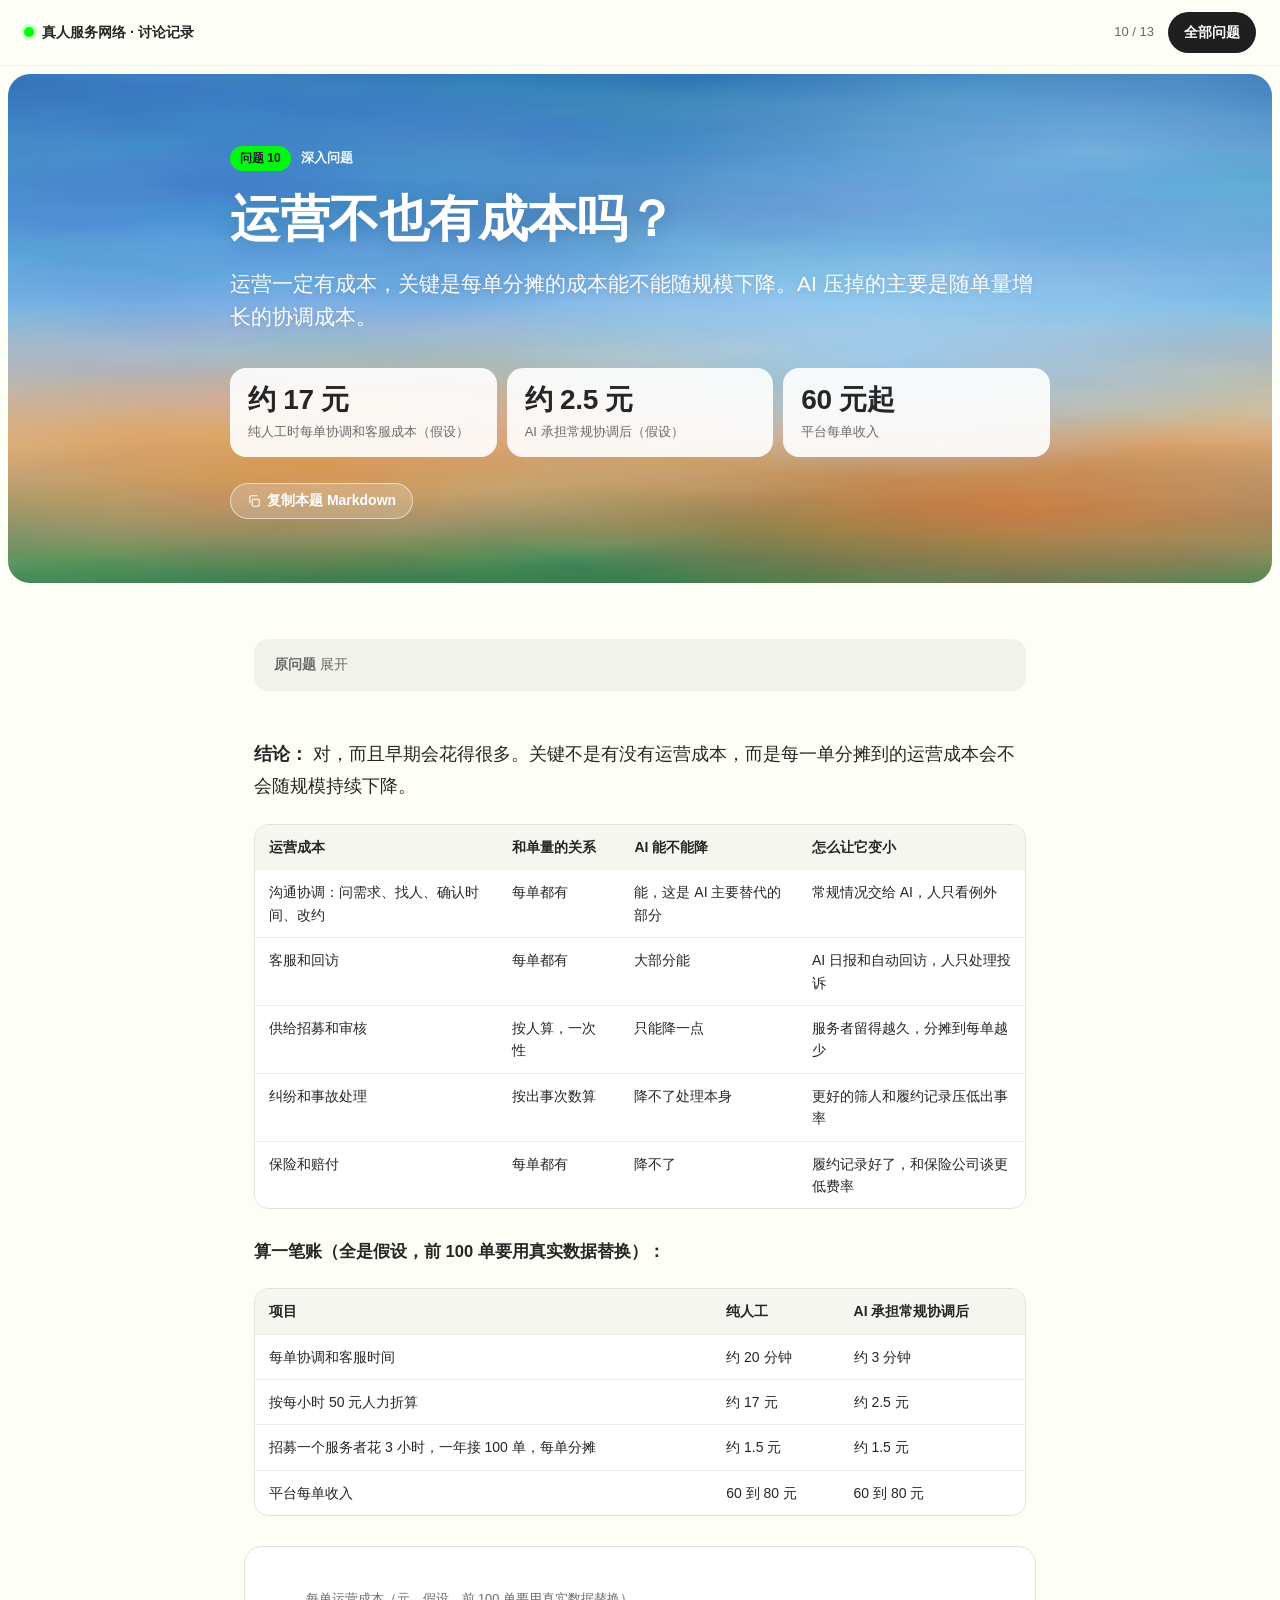
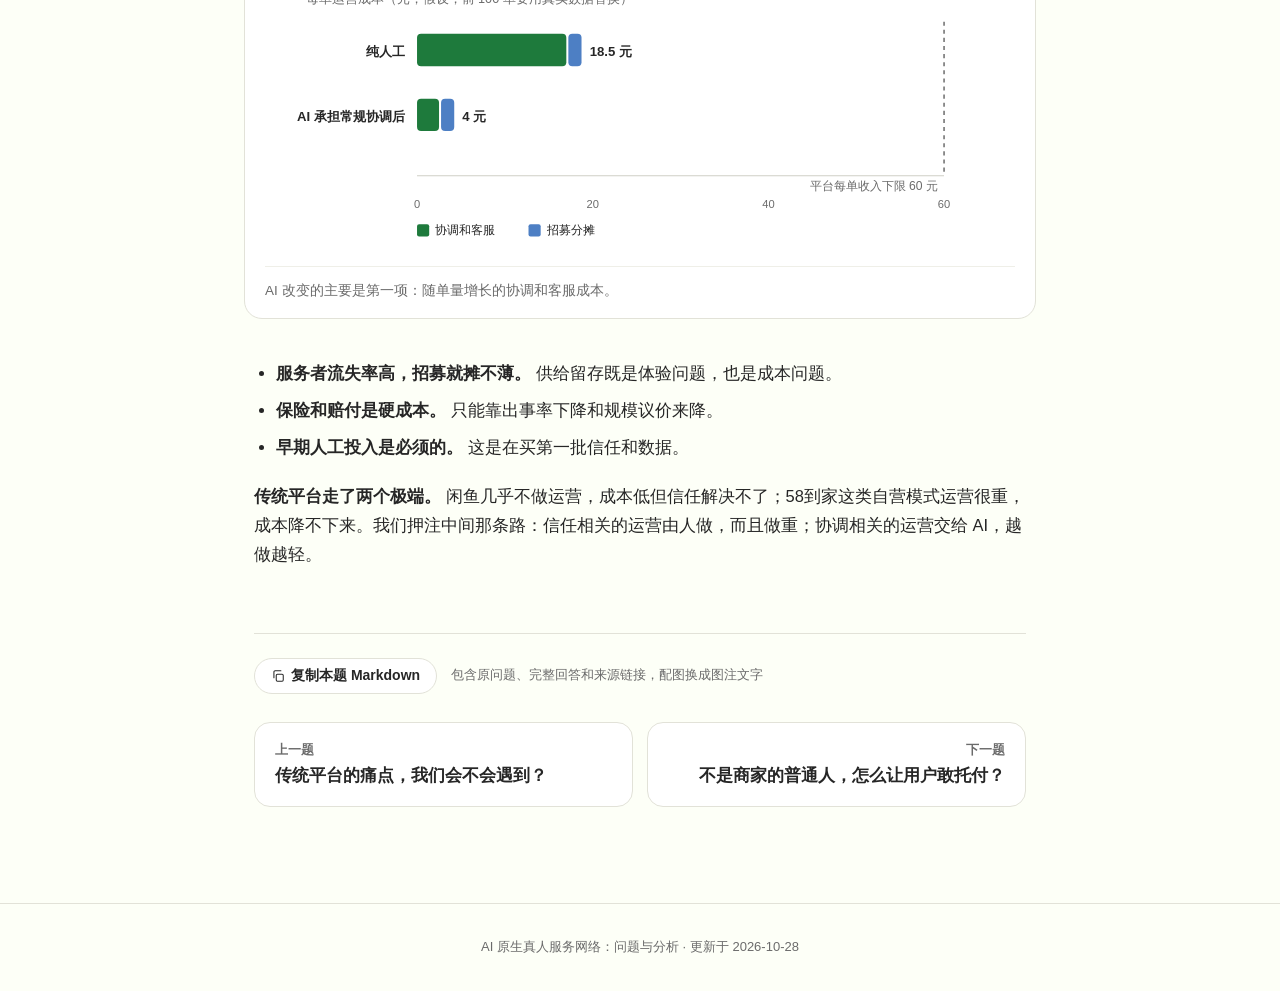
<file: q10.html>
<!DOCTYPE html>
<html lang="zh-CN"><head>
<meta charset="utf-8"><meta name="viewport" content="width=device-width, initial-scale=1">
<meta name="robots" content="noindex, nofollow">
<title>10 运营不也有成本吗？</title>
<link rel="stylesheet" href="style.css">
</head><body>
<nav class="nav"><a class="brand" href="index.html"><i></i>真人服务网络 · 讨论记录</a>
<div class="nav-right"><span class="nav-count">10 / 13</span><a class="pill dark" href="index.html#index">全部问题</a></div></nav>
<header class="q-header">
<p class="eyebrow-q"><span class="tag">问题 10</span>深入问题</p>
<h1>运营不也有成本吗？</h1>
<p class="deck">运营一定有成本，关键是每单分摊的成本能不能随规模下降。AI 压掉的主要是随单量增长的协调成本。</p>
<div class="stats"><div class="stat"><b>约 17 元</b><span>纯人工时每单协调和客服成本（假设）</span></div><div class="stat"><b>约 2.5 元</b><span>AI 承担常规协调后（假设）</span></div><div class="stat"><b>60 元起</b><span>平台每单收入</span></div></div>
<div class="q-actions"><button type="button" class="copy-btn on-paint" data-copy="md-q" data-label="复制本题 Markdown">复制本题 Markdown</button></div>
</header>
<main class="q-main">
<details class="ask"><summary>原问题</summary><p>运营不也有成本么</p></details>
<article class="answer"><p><strong>结论：</strong> 对，而且早期会花得很多。关键不是有没有运营成本，而是每一单分摊到的运营成本会不会随规模持续下降。</p>
<div class="table-wrap"><table>
<thead>
<tr>
<th>运营成本</th>
<th>和单量的关系</th>
<th>AI 能不能降</th>
<th>怎么让它变小</th>
</tr>
</thead>
<tbody>
<tr>
<td>沟通协调：问需求、找人、确认时间、改约</td>
<td>每单都有</td>
<td>能，这是 AI 主要替代的部分</td>
<td>常规情况交给 AI，人只看例外</td>
</tr>
<tr>
<td>客服和回访</td>
<td>每单都有</td>
<td>大部分能</td>
<td>AI 日报和自动回访，人只处理投诉</td>
</tr>
<tr>
<td>供给招募和审核</td>
<td>按人算，一次性</td>
<td>只能降一点</td>
<td>服务者留得越久，分摊到每单越少</td>
</tr>
<tr>
<td>纠纷和事故处理</td>
<td>按出事次数算</td>
<td>降不了处理本身</td>
<td>更好的筛人和履约记录压低出事率</td>
</tr>
<tr>
<td>保险和赔付</td>
<td>每单都有</td>
<td>降不了</td>
<td>履约记录好了，和保险公司谈更低费率</td>
</tr>
</tbody>
</table></div>
<p><strong>算一笔账（全是假设，前 100 单要用真实数据替换）：</strong></p>
<div class="table-wrap"><table>
<thead>
<tr>
<th>项目</th>
<th>纯人工</th>
<th>AI 承担常规协调后</th>
</tr>
</thead>
<tbody>
<tr>
<td>每单协调和客服时间</td>
<td>约 20 分钟</td>
<td>约 3 分钟</td>
</tr>
<tr>
<td>按每小时 50 元人力折算</td>
<td>约 17 元</td>
<td>约 2.5 元</td>
</tr>
<tr>
<td>招募一个服务者花 3 小时，一年接 100 单，每单分摊</td>
<td>约 1.5 元</td>
<td>约 1.5 元</td>
</tr>
<tr>
<td>平台每单收入</td>
<td>60 到 80 元</td>
<td>60 到 80 元</td>
</tr>
</tbody>
</table></div>
<figure class="fig"><svg viewBox="0 0 740 275" role="img" aria-label="AI 把每单协调成本从约 17 元压到约 2.5 元" xmlns="http://www.w3.org/2000/svg"><defs><marker id="ah" viewBox="0 0 10 10" refX="9" refY="5" markerWidth="7" markerHeight="7" orient="auto-start-reverse"><path d="M0 0L10 5L0 10z" fill="#6b6b6b"/></marker></defs><text x="40.0" y="30.0" font-size="12.5" fill="#6b6b6b" text-anchor="start" font-weight="400">每单运营成本（元，假设，前 100 单要用真实数据替换）</text><text x="138.0" y="82.0" font-size="13" fill="#262626" text-anchor="end" font-weight="600">纯人工</text><rect x="150" y="60" width="147.3" height="32" rx="4" fill="#1e7a3c"><title>纯人工：协调和客服 17 元</title></rect><rect x="299.3" y="60" width="13.0" height="32" rx="4" fill="#4d7fc4"><title>纯人工：招募分摊 1.5 元</title></rect><text x="320.3" y="82.0" font-size="13" fill="#262626" text-anchor="start" font-weight="600">18.5 元</text><text x="138.0" y="146.0" font-size="13" fill="#262626" text-anchor="end" font-weight="600">AI 承担常规协调后</text><rect x="150" y="124" width="21.7" height="32" rx="4" fill="#1e7a3c"><title>AI 承担常规协调后：协调和客服 2.5 元</title></rect><rect x="173.7" y="124" width="13.0" height="32" rx="4" fill="#4d7fc4"><title>AI 承担常规协调后：招募分摊 1.5 元</title></rect><text x="194.7" y="146.0" font-size="13" fill="#262626" text-anchor="start" font-weight="600">4 元</text><line x1="670.0" y1="48" x2="670.0" y2="200" stroke="#262626" stroke-dasharray="4 4"/><text x="664.0" y="214.0" font-size="12" fill="#6b6b6b" text-anchor="end" font-weight="400">平台每单收入下限 60 元</text><line x1="150" y1="200" x2="670.0" y2="200" stroke="#cfcfc6"/><text x="150.0" y="232.0" font-size="11" fill="#6b6b6b" text-anchor="middle" font-weight="400">0</text><text x="323.3" y="232.0" font-size="11" fill="#6b6b6b" text-anchor="middle" font-weight="400">20</text><text x="496.7" y="232.0" font-size="11" fill="#6b6b6b" text-anchor="middle" font-weight="400">40</text><text x="670.0" y="232.0" font-size="11" fill="#6b6b6b" text-anchor="middle" font-weight="400">60</text><rect x="150.0" y="248.0" width="12.0" height="12.0" rx="2" fill="#1e7a3c" stroke="#1e7a3c" stroke-width="0"/><text x="168.0" y="258.0" font-size="12" fill="#262626" text-anchor="start" font-weight="400">协调和客服</text><rect x="260.0" y="248.0" width="12.0" height="12.0" rx="2" fill="#4d7fc4" stroke="#4d7fc4" stroke-width="0"/><text x="278.0" y="258.0" font-size="12" fill="#262626" text-anchor="start" font-weight="400">招募分摊</text></svg><figcaption>AI 改变的主要是第一项：随单量增长的协调和客服成本。</figcaption></figure>
<ul>
<li><strong>服务者流失率高，招募就摊不薄。</strong> 供给留存既是体验问题，也是成本问题。</li>
<li><strong>保险和赔付是硬成本。</strong> 只能靠出事率下降和规模议价来降。</li>
<li><strong>早期人工投入是必须的。</strong> 这是在买第一批信任和数据。</li>
</ul>
<p><strong>传统平台走了两个极端。</strong> 闲鱼几乎不做运营，成本低但信任解决不了；58到家这类自营模式运营很重，成本降不下来。我们押注中间那条路：信任相关的运营由人做，而且做重；协调相关的运营交给 AI，越做越轻。</p></article>
<div class="copy-row"><button type="button" class="copy-btn " data-copy="md-q" data-label="复制本题 Markdown">复制本题 Markdown</button><span>包含原问题、完整回答和来源链接，配图换成图注文字</span></div>
<nav class="pn-row"><a class="pn prev" href="q09.html"><span>上一题</span>传统平台的痛点，我们会不会遇到？</a><a class="pn next" href="q11.html"><span>下一题</span>不是商家的普通人，怎么让用户敢托付？</a></nav>
</main>
<footer>AI 原生真人服务网络：问题与分析 · 更新于 2026-10-28</footer>
<script type="text/markdown" id="md-q">## 问题十：运营不也有成本吗？

> **原问题：** 运营不也有成本么

**结论：** 对，而且早期会花得很多。关键不是有没有运营成本，而是每一单分摊到的运营成本会不会随规模持续下降。

| 运营成本 | 和单量的关系 | AI 能不能降 | 怎么让它变小 |
| --- | --- | --- | --- |
| 沟通协调：问需求、找人、确认时间、改约 | 每单都有 | 能，这是 AI 主要替代的部分 | 常规情况交给 AI，人只看例外 |
| 客服和回访 | 每单都有 | 大部分能 | AI 日报和自动回访，人只处理投诉 |
| 供给招募和审核 | 按人算，一次性 | 只能降一点 | 服务者留得越久，分摊到每单越少 |
| 纠纷和事故处理 | 按出事次数算 | 降不了处理本身 | 更好的筛人和履约记录压低出事率 |
| 保险和赔付 | 每单都有 | 降不了 | 履约记录好了，和保险公司谈更低费率 |

**算一笔账（全是假设，前 100 单要用真实数据替换）：**

| 项目 | 纯人工 | AI 承担常规协调后 |
| --- | --- | --- |
| 每单协调和客服时间 | 约 20 分钟 | 约 3 分钟 |
| 按每小时 50 元人力折算 | 约 17 元 | 约 2.5 元 |
| 招募一个服务者花 3 小时，一年接 100 单，每单分摊 | 约 1.5 元 | 约 1.5 元 |
| 平台每单收入 | 60 到 80 元 | 60 到 80 元 |

*配图：AI 改变的主要是第一项：随单量增长的协调和客服成本。*

- **服务者流失率高，招募就摊不薄。** 供给留存既是体验问题，也是成本问题。
- **保险和赔付是硬成本。** 只能靠出事率下降和规模议价来降。
- **早期人工投入是必须的。** 这是在买第一批信任和数据。

**传统平台走了两个极端。** 闲鱼几乎不做运营，成本低但信任解决不了；58到家这类自营模式运营很重，成本降不下来。我们押注中间那条路：信任相关的运营由人做，而且做重；协调相关的运营交给 AI，越做越轻。

</script>
<script>
document.querySelectorAll('[data-copy]').forEach(function (btn) {
  btn.addEventListener('click', function () {
    var src = document.getElementById(btn.dataset.copy).textContent.replace(/<\\\//g, '</');
    var done = function () { var old = btn.dataset.label; btn.textContent = '已复制'; btn.classList.add('ok');
      setTimeout(function () { btn.textContent = old; btn.classList.remove('ok'); }, 1600); };
    if (navigator.clipboard && window.isSecureContext) {
      navigator.clipboard.writeText(src).then(done, function () { fallback(src); done(); });
    } else { fallback(src); done(); }
  });
});
function fallback(text) { var ta = document.createElement('textarea'); ta.value = text; ta.style.position = 'fixed'; ta.style.opacity = '0';
  document.body.appendChild(ta); ta.select(); document.execCommand('copy'); ta.remove(); }
</script>
</body></html>
</file>
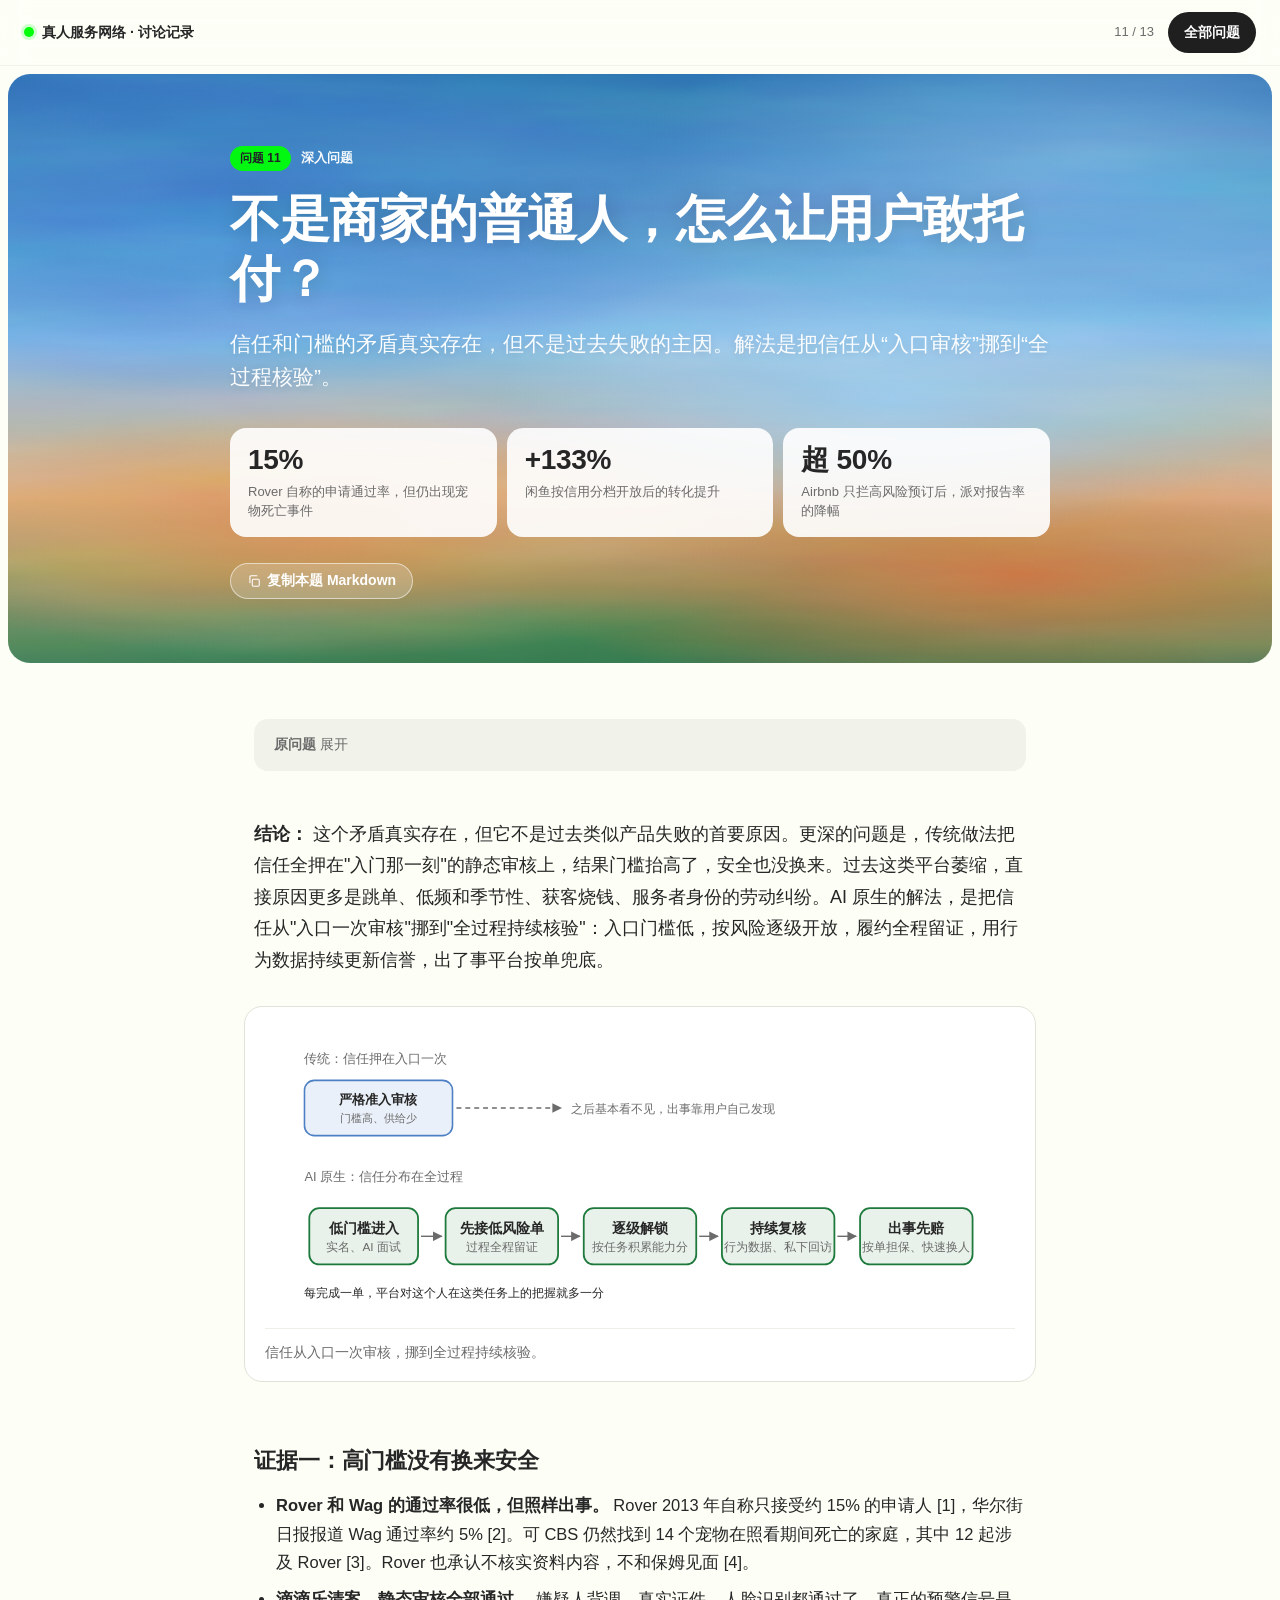
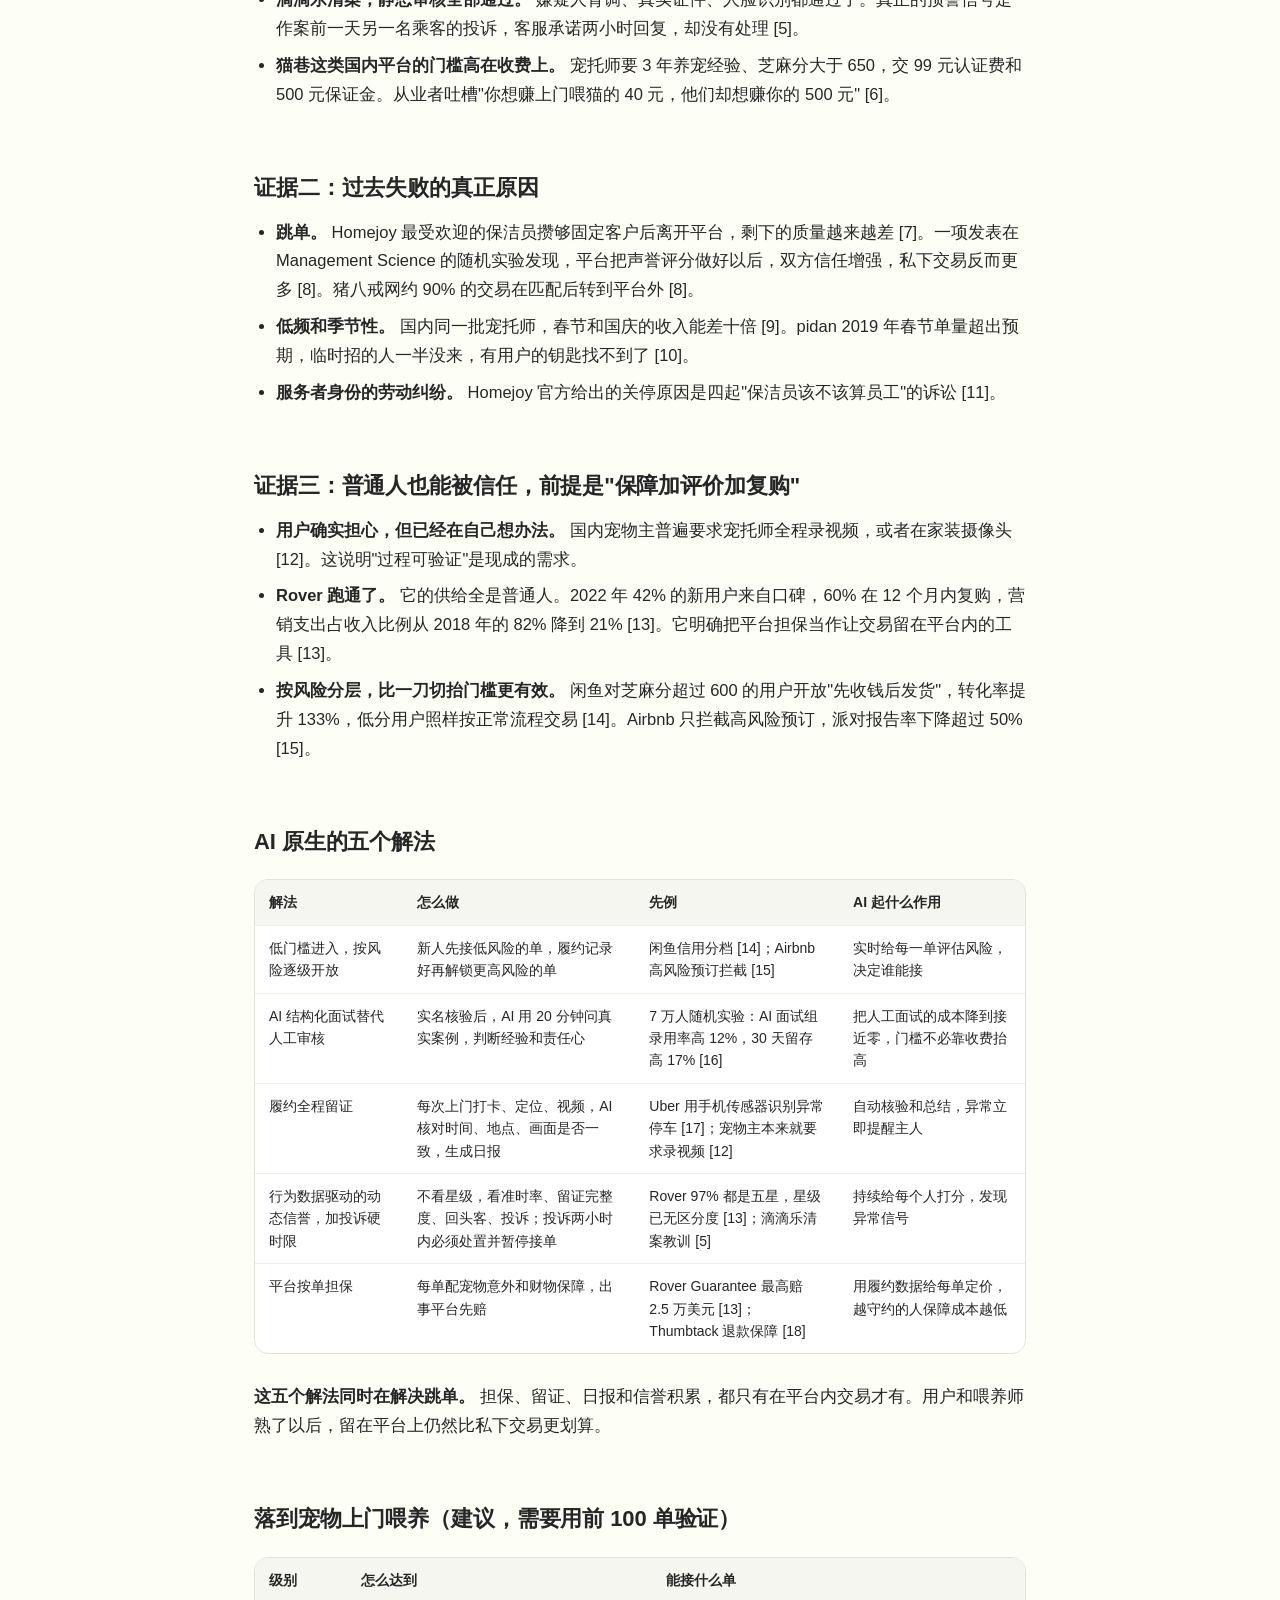
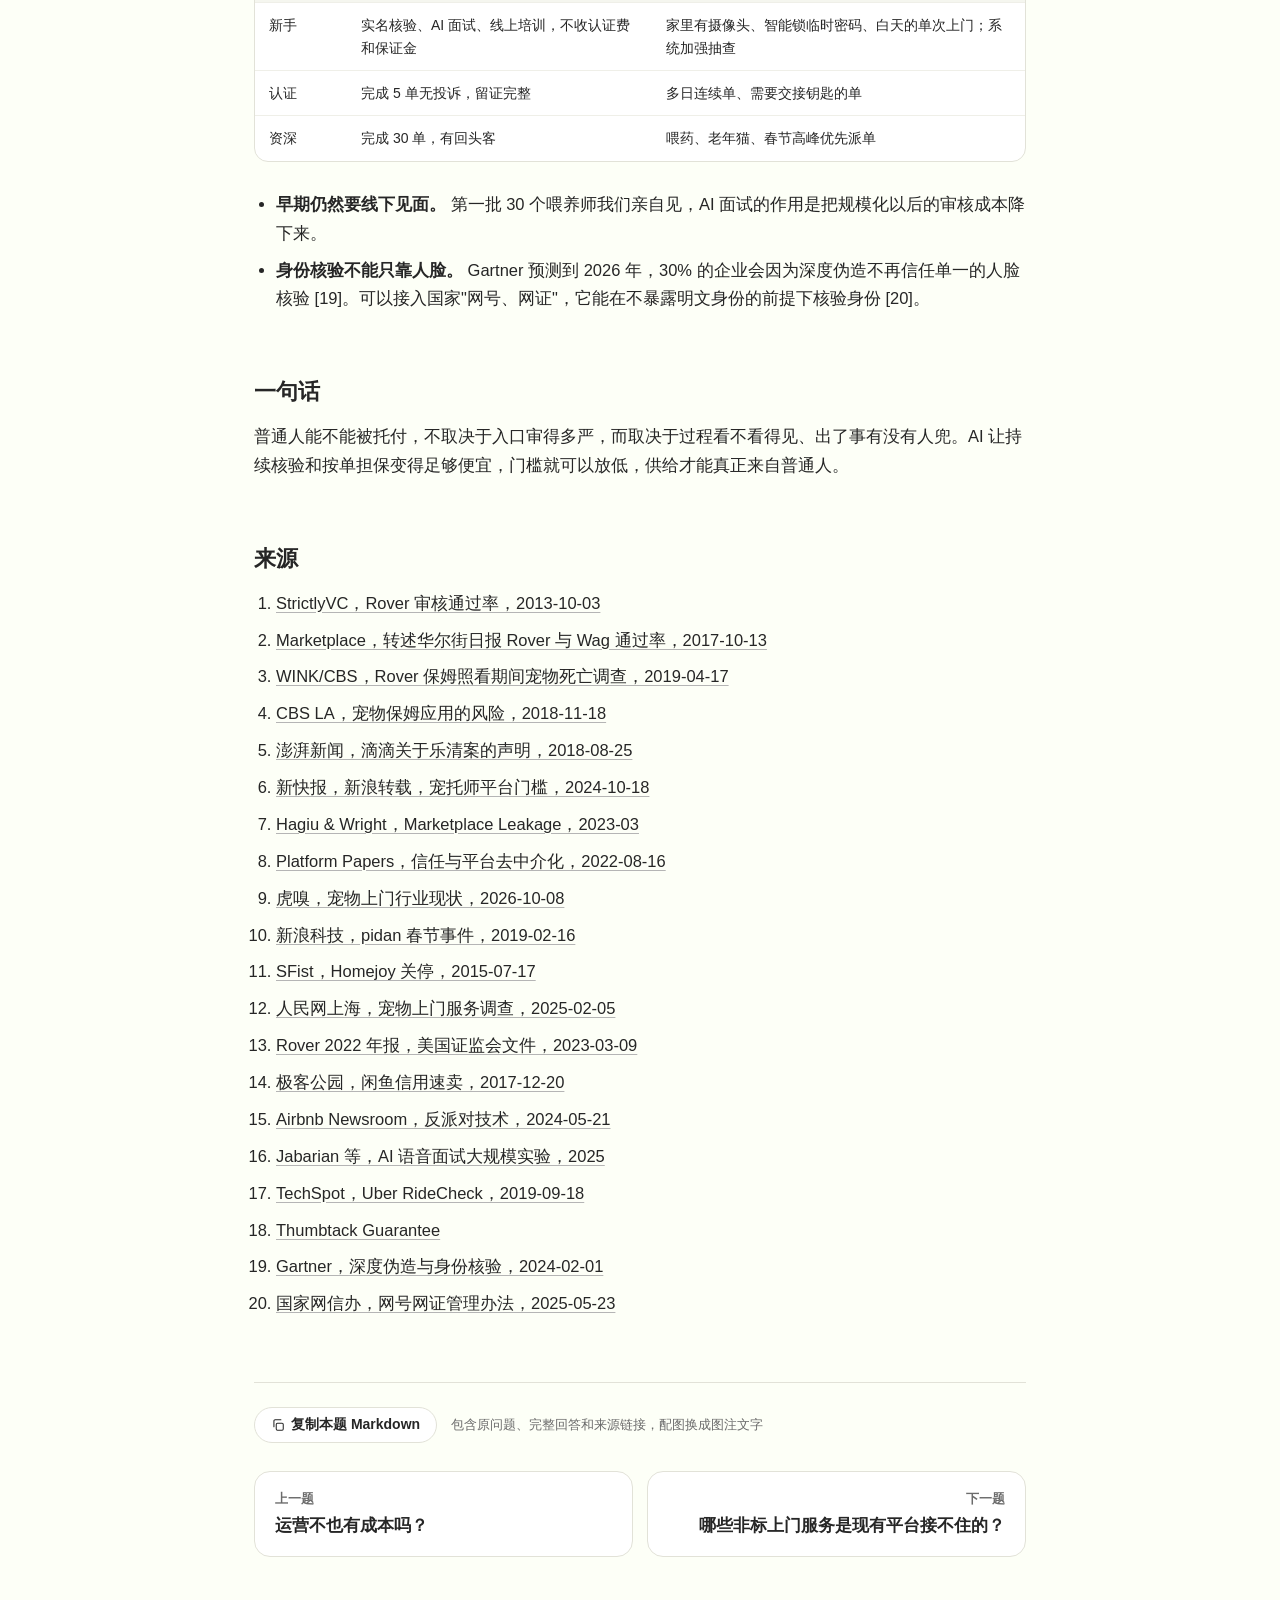
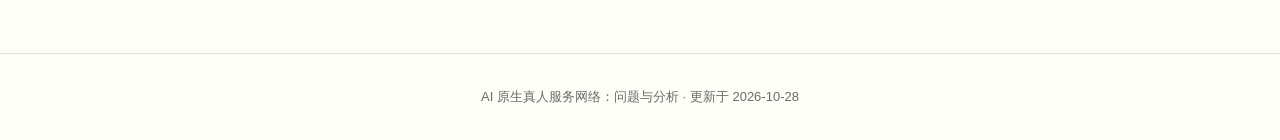
<file: q11.html>
<!DOCTYPE html>
<html lang="zh-CN"><head>
<meta charset="utf-8"><meta name="viewport" content="width=device-width, initial-scale=1">
<meta name="robots" content="noindex, nofollow">
<title>11 不是商家的普通人，怎么让用户敢托付？</title>
<link rel="stylesheet" href="style.css">
</head><body>
<nav class="nav"><a class="brand" href="index.html"><i></i>真人服务网络 · 讨论记录</a>
<div class="nav-right"><span class="nav-count">11 / 13</span><a class="pill dark" href="index.html#index">全部问题</a></div></nav>
<header class="q-header">
<p class="eyebrow-q"><span class="tag">问题 11</span>深入问题</p>
<h1>不是商家的普通人，怎么让用户敢托付？</h1>
<p class="deck">信任和门槛的矛盾真实存在，但不是过去失败的主因。解法是把信任从“入口审核”挪到“全过程核验”。</p>
<div class="stats"><div class="stat"><b>15%</b><span>Rover 自称的申请通过率，但仍出现宠物死亡事件</span></div><div class="stat"><b>+133%</b><span>闲鱼按信用分档开放后的转化提升</span></div><div class="stat"><b>超 50%</b><span>Airbnb 只拦高风险预订后，派对报告率的降幅</span></div></div>
<div class="q-actions"><button type="button" class="copy-btn on-paint" data-copy="md-q" data-label="复制本题 Markdown">复制本题 Markdown</button></div>
</header>
<main class="q-main">
<details class="ask"><summary>原问题</summary><p>如何让不是商家的普通人，也能让自己的真实能力和空闲时间，变成别人敢托付、能办成的可靠服务？用户会不会担心&quot;不是商家的普通人怎么能让他相信&quot;？传统做法一般是重人工运营，然后审核商家资质，但这样做门槛又高了。这个矛盾点是不是现在还没有出现类似产品最核心的点？从 AI Native 的方式来解决，有没有一些新的解法？</p></details>
<article class="answer"><p><strong>结论：</strong> 这个矛盾真实存在，但它不是过去类似产品失败的首要原因。更深的问题是，传统做法把信任全押在"入门那一刻"的静态审核上，结果门槛抬高了，安全也没换来。过去这类平台萎缩，直接原因更多是跳单、低频和季节性、获客烧钱、服务者身份的劳动纠纷。AI 原生的解法，是把信任从"入口一次审核"挪到"全过程持续核验"：入口门槛低，按风险逐级开放，履约全程留证，用行为数据持续更新信誉，出了事平台按单兜底。</p>
<figure class="fig"><svg viewBox="0 0 760 285" role="img" aria-label="信任从入口一次审核挪到全过程持续核验" xmlns="http://www.w3.org/2000/svg"><defs><marker id="ah" viewBox="0 0 10 10" refX="9" refY="5" markerWidth="7" markerHeight="7" orient="auto-start-reverse"><path d="M0 0L10 5L0 10z" fill="#6b6b6b"/></marker></defs><text x="40.0" y="30.0" font-size="13" fill="#6b6b6b" text-anchor="start" font-weight="400">传统：信任押在入口一次</text><rect x="40.0" y="48.0" width="150.0" height="56.0" rx="10" fill="#eaf0f9" stroke="#4d7fc4" stroke-width="1.6"/><text x="115.0" y="72.0" font-size="13" fill="#262626" text-anchor="middle" font-weight="600">严格准入审核</text><text x="115.0" y="90.0" font-size="11.5" fill="#6b6b6b" text-anchor="middle" font-weight="400">门槛高、供给少</text><line x1="194.0" y1="76.0" x2="300.0" y2="76.0" stroke="#6b6b6b" stroke-width="1.4" marker-end="url(#ah)" stroke-dasharray="5 4"/><text x="310.0" y="81.0" font-size="12.5" fill="#6b6b6b" text-anchor="start" font-weight="400">之后基本看不见，出事靠用户自己发现</text><text x="40.0" y="150.0" font-size="13" fill="#6b6b6b" text-anchor="start" font-weight="400">AI 原生：信任分布在全过程</text><rect x="44.9" y="177.5" width="110.2" height="57.0" rx="10" fill="#e8f2ea" stroke="#1e7a3c" stroke-width="1.8"/><text x="100.0" y="202.5" font-size="14" fill="#262626" text-anchor="middle" font-weight="600">低门槛进入</text><text x="100.0" y="220.5" font-size="12" fill="#6b6b6b" text-anchor="middle" font-weight="400">实名、AI 面试</text><rect x="183.0" y="177.5" width="114.0" height="57.0" rx="10" fill="#e8f2ea" stroke="#1e7a3c" stroke-width="1.8"/><text x="240.0" y="202.5" font-size="14" fill="#262626" text-anchor="middle" font-weight="600">先接低风险单</text><text x="240.0" y="220.5" font-size="12" fill="#6b6b6b" text-anchor="middle" font-weight="400">过程全程留证</text><rect x="323.0" y="177.5" width="114.0" height="57.0" rx="10" fill="#e8f2ea" stroke="#1e7a3c" stroke-width="1.8"/><text x="380.0" y="202.5" font-size="14" fill="#262626" text-anchor="middle" font-weight="600">逐级解锁</text><text x="380.0" y="220.5" font-size="12" fill="#6b6b6b" text-anchor="middle" font-weight="400">按任务积累能力分</text><rect x="463.0" y="177.5" width="114.0" height="57.0" rx="10" fill="#e8f2ea" stroke="#1e7a3c" stroke-width="1.8"/><text x="520.0" y="202.5" font-size="14" fill="#262626" text-anchor="middle" font-weight="600">持续复核</text><text x="520.0" y="220.5" font-size="12" fill="#6b6b6b" text-anchor="middle" font-weight="400">行为数据、私下回访</text><rect x="603.0" y="177.5" width="114.0" height="57.0" rx="10" fill="#e8f2ea" stroke="#1e7a3c" stroke-width="1.8"/><text x="660.0" y="202.5" font-size="14" fill="#262626" text-anchor="middle" font-weight="600">出事先赔</text><text x="660.0" y="220.5" font-size="12" fill="#6b6b6b" text-anchor="middle" font-weight="400">按单担保、快速换人</text><line x1="158.1" y1="206.0" x2="179.0" y2="206.0" stroke="#6b6b6b" stroke-width="1.4" marker-end="url(#ah)"/><line x1="300.0" y1="206.0" x2="319.0" y2="206.0" stroke="#6b6b6b" stroke-width="1.4" marker-end="url(#ah)"/><line x1="440.0" y1="206.0" x2="459.0" y2="206.0" stroke="#6b6b6b" stroke-width="1.4" marker-end="url(#ah)"/><line x1="580.0" y1="206.0" x2="599.0" y2="206.0" stroke="#6b6b6b" stroke-width="1.4" marker-end="url(#ah)"/><text x="40.0" y="268.0" font-size="12.5" fill="#262626" text-anchor="start" font-weight="400">每完成一单，平台对这个人在这类任务上的把握就多一分</text></svg><figcaption>信任从入口一次审核，挪到全过程持续核验。</figcaption></figure>
<h3>证据一：高门槛没有换来安全</h3>
<ul>
<li><strong>Rover 和 Wag 的通过率很低，但照样出事。</strong> Rover 2013 年自称只接受约 15% 的申请人 [1]，华尔街日报报道 Wag 通过率约 5% [2]。可 CBS 仍然找到 14 个宠物在照看期间死亡的家庭，其中 12 起涉及 Rover [3]。Rover 也承认不核实资料内容，不和保姆见面 [4]。</li>
<li><strong>滴滴乐清案，静态审核全部通过。</strong> 嫌疑人背调、真实证件、人脸识别都通过了。真正的预警信号是作案前一天另一名乘客的投诉，客服承诺两小时回复，却没有处理 [5]。</li>
<li><strong>猫巷这类国内平台的门槛高在收费上。</strong> 宠托师要 3 年养宠经验、芝麻分大于 650，交 99 元认证费和 500 元保证金。从业者吐槽"你想赚上门喂猫的 40 元，他们却想赚你的 500 元" [6]。</li>
</ul>
<h3>证据二：过去失败的真正原因</h3>
<ul>
<li><strong>跳单。</strong> Homejoy 最受欢迎的保洁员攒够固定客户后离开平台，剩下的质量越来越差 [7]。一项发表在 Management Science 的随机实验发现，平台把声誉评分做好以后，双方信任增强，私下交易反而更多 [8]。猪八戒网约 90% 的交易在匹配后转到平台外 [8]。</li>
<li><strong>低频和季节性。</strong> 国内同一批宠托师，春节和国庆的收入能差十倍 [9]。pidan 2019 年春节单量超出预期，临时招的人一半没来，有用户的钥匙找不到了 [10]。</li>
<li><strong>服务者身份的劳动纠纷。</strong> Homejoy 官方给出的关停原因是四起"保洁员该不该算员工"的诉讼 [11]。</li>
</ul>
<h3>证据三：普通人也能被信任，前提是"保障加评价加复购"</h3>
<ul>
<li><strong>用户确实担心，但已经在自己想办法。</strong> 国内宠物主普遍要求宠托师全程录视频，或者在家装摄像头 [12]。这说明"过程可验证"是现成的需求。</li>
<li><strong>Rover 跑通了。</strong> 它的供给全是普通人。2022 年 42% 的新用户来自口碑，60% 在 12 个月内复购，营销支出占收入比例从 2018 年的 82% 降到 21% [13]。它明确把平台担保当作让交易留在平台内的工具 [13]。</li>
<li><strong>按风险分层，比一刀切抬门槛更有效。</strong> 闲鱼对芝麻分超过 600 的用户开放"先收钱后发货"，转化率提升 133%，低分用户照样按正常流程交易 [14]。Airbnb 只拦截高风险预订，派对报告率下降超过 50% [15]。</li>
</ul>
<h3>AI 原生的五个解法</h3>
<div class="table-wrap"><table>
<thead>
<tr>
<th>解法</th>
<th>怎么做</th>
<th>先例</th>
<th>AI 起什么作用</th>
</tr>
</thead>
<tbody>
<tr>
<td>低门槛进入，按风险逐级开放</td>
<td>新人先接低风险的单，履约记录好再解锁更高风险的单</td>
<td>闲鱼信用分档 [14]；Airbnb 高风险预订拦截 [15]</td>
<td>实时给每一单评估风险，决定谁能接</td>
</tr>
<tr>
<td>AI 结构化面试替代人工审核</td>
<td>实名核验后，AI 用 20 分钟问真实案例，判断经验和责任心</td>
<td>7 万人随机实验：AI 面试组录用率高 12%，30 天留存高 17% [16]</td>
<td>把人工面试的成本降到接近零，门槛不必靠收费抬高</td>
</tr>
<tr>
<td>履约全程留证</td>
<td>每次上门打卡、定位、视频，AI 核对时间、地点、画面是否一致，生成日报</td>
<td>Uber 用手机传感器识别异常停车 [17]；宠物主本来就要求录视频 [12]</td>
<td>自动核验和总结，异常立即提醒主人</td>
</tr>
<tr>
<td>行为数据驱动的动态信誉，加投诉硬时限</td>
<td>不看星级，看准时率、留证完整度、回头客、投诉；投诉两小时内必须处置并暂停接单</td>
<td>Rover 97% 都是五星，星级已无区分度 [13]；滴滴乐清案教训 [5]</td>
<td>持续给每个人打分，发现异常信号</td>
</tr>
<tr>
<td>平台按单担保</td>
<td>每单配宠物意外和财物保障，出事平台先赔</td>
<td>Rover Guarantee 最高赔 2.5 万美元 [13]；Thumbtack 退款保障 [18]</td>
<td>用履约数据给每单定价，越守约的人保障成本越低</td>
</tr>
</tbody>
</table></div>
<p><strong>这五个解法同时在解决跳单。</strong> 担保、留证、日报和信誉积累，都只有在平台内交易才有。用户和喂养师熟了以后，留在平台上仍然比私下交易更划算。</p>
<h3>落到宠物上门喂养（建议，需要用前 100 单验证）</h3>
<div class="table-wrap"><table>
<thead>
<tr>
<th>级别</th>
<th>怎么达到</th>
<th>能接什么单</th>
</tr>
</thead>
<tbody>
<tr>
<td>新手</td>
<td>实名核验、AI 面试、线上培训，不收认证费和保证金</td>
<td>家里有摄像头、智能锁临时密码、白天的单次上门；系统加强抽查</td>
</tr>
<tr>
<td>认证</td>
<td>完成 5 单无投诉，留证完整</td>
<td>多日连续单、需要交接钥匙的单</td>
</tr>
<tr>
<td>资深</td>
<td>完成 30 单，有回头客</td>
<td>喂药、老年猫、春节高峰优先派单</td>
</tr>
</tbody>
</table></div>
<ul>
<li><strong>早期仍然要线下见面。</strong> 第一批 30 个喂养师我们亲自见，AI 面试的作用是把规模化以后的审核成本降下来。</li>
<li><strong>身份核验不能只靠人脸。</strong> Gartner 预测到 2026 年，30% 的企业会因为深度伪造不再信任单一的人脸核验 [19]。可以接入国家"网号、网证"，它能在不暴露明文身份的前提下核验身份 [20]。</li>
</ul>
<h3>一句话</h3>
<p>普通人能不能被托付，不取决于入口审得多严，而取决于过程看不看得见、出了事有没有人兜。AI 让持续核验和按单担保变得足够便宜，门槛就可以放低，供给才能真正来自普通人。</p>
<h3>来源</h3>
<ol>
<li><a target="_blank" rel="noopener" href="https://strictlyvc.com/2013/10/03/rover-dogs-tale/">StrictlyVC，Rover 审核通过率，2013-10-03</a></li>
<li><a target="_blank" rel="noopener" href="https://www.marketplace.org/2017/10/13/why-its-so-hard-qualify-dog-walker/">Marketplace，转述华尔街日报 Rover 与 Wag 通过率，2017-10-13</a></li>
<li><a target="_blank" rel="noopener" href="https://www.winknews.com/news/national/dog-s-death-under-care-of-rover-sitter-raises-questions-about-app-s-screening-policies/article_5e892db1-da62-5326-8d56-356110858c16.html">WINK/CBS，Rover 保姆照看期间宠物死亡调查，2019-04-17</a></li>
<li><a target="_blank" rel="noopener" href="https://www.cbsnews.com/losangeles/news/pet-sitter-apps-dangers/">CBS LA，宠物保姆应用的风险，2018-11-18</a></li>
<li><a target="_blank" rel="noopener" href="https://www.thepaper.cn/newsDetail_forward_2380047">澎湃新闻，滴滴关于乐清案的声明，2018-08-25</a></li>
<li><a target="_blank" rel="noopener" href="https://finance.sina.com.cn/tech/roll/2024-10-18/doc-incswtrt5708801.shtml">新快报，新浪转载，宠托师平台门槛，2024-10-18</a></li>
<li><a target="_blank" rel="noopener" href="https://www.andreihagiu.com/Leakage%20Final.pdf">Hagiu &amp; Wright，Marketplace Leakage，2023-03</a></li>
<li><a target="_blank" rel="noopener" href="https://platformpapers.substack.com/p/trust-and-platform-disintermediation">Platform Papers，信任与平台去中介化，2022-08-16</a></li>
<li><a target="_blank" rel="noopener" href="https://www.huxiu.com/article/4895955.html">虎嗅，宠物上门行业现状，2026-10-08</a></li>
<li><a target="_blank" rel="noopener" href="https://tech.sina.com.cn/i/2019-02-16/doc-ihqfskcp5719478.shtml">新浪科技，pidan 春节事件，2019-02-16</a></li>
<li><a target="_blank" rel="noopener" href="https://sfist.com/2015/07/17/cleaning_service_startup_homejoy_sh/">SFist，Homejoy 关停，2015-07-17</a></li>
<li><a target="_blank" rel="noopener" href="http://sh.people.com.cn/n2/2025/0205/c176737-41126728.html">人民网上海，宠物上门服务调查，2025-02-05</a></li>
<li><a target="_blank" rel="noopener" href="https://www.sec.gov/Archives/edgar/data/1826018/000182601823000015/rovr-20221231.htm">Rover 2022 年报，美国证监会文件，2023-03-09</a></li>
<li><a target="_blank" rel="noopener" href="https://www.geekpark.net/news/225239">极客公园，闲鱼信用速卖，2017-12-20</a></li>
<li><a target="_blank" rel="noopener" href="https://news.airbnb.com/airbnb-cracks-down-on-holiday-weekend-parties-with-anti-party-technology">Airbnb Newsroom，反派对技术，2024-05-21</a></li>
<li><a target="_blank" rel="noopener" href="https://brianjabarian.org/voiceai">Jabarian 等，AI 语音面试大规模实验，2025</a></li>
<li><a target="_blank" rel="noopener" href="https://www.techspot.com/news/81953-uber-rolls-out-ridecheck-safety-feature-across-us.html">TechSpot，Uber RideCheck，2019-09-18</a></li>
<li><a target="_blank" rel="noopener" href="https://www.thumbtack.com/guarantee">Thumbtack Guarantee</a></li>
<li><a target="_blank" rel="noopener" href="https://web.archive.org/web/2024/https://www.gartner.com/en/newsroom/press-releases/2024-02-01-gartner-predicts-30-percent-of-enterprises-will-consider-identity-verification-and-authentication-solutions-unreliable-in-isolation-due-to-deepfakes-by-2026">Gartner，深度伪造与身份核验，2024-02-01</a></li>
<li><a target="_blank" rel="noopener" href="https://www.cac.gov.cn/2025-05/23/c_1749711107835487.htm">国家网信办，网号网证管理办法，2025-05-23</a></li>
</ol></article>
<div class="copy-row"><button type="button" class="copy-btn " data-copy="md-q" data-label="复制本题 Markdown">复制本题 Markdown</button><span>包含原问题、完整回答和来源链接，配图换成图注文字</span></div>
<nav class="pn-row"><a class="pn prev" href="q10.html"><span>上一题</span>运营不也有成本吗？</a><a class="pn next" href="q12.html"><span>下一题</span>哪些非标上门服务是现有平台接不住的？</a></nav>
</main>
<footer>AI 原生真人服务网络：问题与分析 · 更新于 2026-10-28</footer>
<script type="text/markdown" id="md-q">## 问题十一：不是商家的普通人，怎么让用户敢托付？

> **原问题：** 如何让不是商家的普通人，也能让自己的真实能力和空闲时间，变成别人敢托付、能办成的可靠服务？用户会不会担心"不是商家的普通人怎么能让他相信"？传统做法一般是重人工运营，然后审核商家资质，但这样做门槛又高了。这个矛盾点是不是现在还没有出现类似产品最核心的点？从 AI Native 的方式来解决，有没有一些新的解法？

**结论：** 这个矛盾真实存在，但它不是过去类似产品失败的首要原因。更深的问题是，传统做法把信任全押在"入门那一刻"的静态审核上，结果门槛抬高了，安全也没换来。过去这类平台萎缩，直接原因更多是跳单、低频和季节性、获客烧钱、服务者身份的劳动纠纷。AI 原生的解法，是把信任从"入口一次审核"挪到"全过程持续核验"：入口门槛低，按风险逐级开放，履约全程留证，用行为数据持续更新信誉，出了事平台按单兜底。

*配图：信任从入口一次审核，挪到全过程持续核验。*

### 证据一：高门槛没有换来安全

- **Rover 和 Wag 的通过率很低，但照样出事。** Rover 2013 年自称只接受约 15% 的申请人 [1]，华尔街日报报道 Wag 通过率约 5% [2]。可 CBS 仍然找到 14 个宠物在照看期间死亡的家庭，其中 12 起涉及 Rover [3]。Rover 也承认不核实资料内容，不和保姆见面 [4]。
- **滴滴乐清案，静态审核全部通过。** 嫌疑人背调、真实证件、人脸识别都通过了。真正的预警信号是作案前一天另一名乘客的投诉，客服承诺两小时回复，却没有处理 [5]。
- **猫巷这类国内平台的门槛高在收费上。** 宠托师要 3 年养宠经验、芝麻分大于 650，交 99 元认证费和 500 元保证金。从业者吐槽"你想赚上门喂猫的 40 元，他们却想赚你的 500 元" [6]。

### 证据二：过去失败的真正原因

- **跳单。** Homejoy 最受欢迎的保洁员攒够固定客户后离开平台，剩下的质量越来越差 [7]。一项发表在 Management Science 的随机实验发现，平台把声誉评分做好以后，双方信任增强，私下交易反而更多 [8]。猪八戒网约 90% 的交易在匹配后转到平台外 [8]。
- **低频和季节性。** 国内同一批宠托师，春节和国庆的收入能差十倍 [9]。pidan 2019 年春节单量超出预期，临时招的人一半没来，有用户的钥匙找不到了 [10]。
- **服务者身份的劳动纠纷。** Homejoy 官方给出的关停原因是四起"保洁员该不该算员工"的诉讼 [11]。

### 证据三：普通人也能被信任，前提是"保障加评价加复购"

- **用户确实担心，但已经在自己想办法。** 国内宠物主普遍要求宠托师全程录视频，或者在家装摄像头 [12]。这说明"过程可验证"是现成的需求。
- **Rover 跑通了。** 它的供给全是普通人。2022 年 42% 的新用户来自口碑，60% 在 12 个月内复购，营销支出占收入比例从 2018 年的 82% 降到 21% [13]。它明确把平台担保当作让交易留在平台内的工具 [13]。
- **按风险分层，比一刀切抬门槛更有效。** 闲鱼对芝麻分超过 600 的用户开放"先收钱后发货"，转化率提升 133%，低分用户照样按正常流程交易 [14]。Airbnb 只拦截高风险预订，派对报告率下降超过 50% [15]。

### AI 原生的五个解法

| 解法 | 怎么做 | 先例 | AI 起什么作用 |
| --- | --- | --- | --- |
| 低门槛进入，按风险逐级开放 | 新人先接低风险的单，履约记录好再解锁更高风险的单 | 闲鱼信用分档 [14]；Airbnb 高风险预订拦截 [15] | 实时给每一单评估风险，决定谁能接 |
| AI 结构化面试替代人工审核 | 实名核验后，AI 用 20 分钟问真实案例，判断经验和责任心 | 7 万人随机实验：AI 面试组录用率高 12%，30 天留存高 17% [16] | 把人工面试的成本降到接近零，门槛不必靠收费抬高 |
| 履约全程留证 | 每次上门打卡、定位、视频，AI 核对时间、地点、画面是否一致，生成日报 | Uber 用手机传感器识别异常停车 [17]；宠物主本来就要求录视频 [12] | 自动核验和总结，异常立即提醒主人 |
| 行为数据驱动的动态信誉，加投诉硬时限 | 不看星级，看准时率、留证完整度、回头客、投诉；投诉两小时内必须处置并暂停接单 | Rover 97% 都是五星，星级已无区分度 [13]；滴滴乐清案教训 [5] | 持续给每个人打分，发现异常信号 |
| 平台按单担保 | 每单配宠物意外和财物保障，出事平台先赔 | Rover Guarantee 最高赔 2.5 万美元 [13]；Thumbtack 退款保障 [18] | 用履约数据给每单定价，越守约的人保障成本越低 |

**这五个解法同时在解决跳单。** 担保、留证、日报和信誉积累，都只有在平台内交易才有。用户和喂养师熟了以后，留在平台上仍然比私下交易更划算。

### 落到宠物上门喂养（建议，需要用前 100 单验证）

| 级别 | 怎么达到 | 能接什么单 |
| --- | --- | --- |
| 新手 | 实名核验、AI 面试、线上培训，不收认证费和保证金 | 家里有摄像头、智能锁临时密码、白天的单次上门；系统加强抽查 |
| 认证 | 完成 5 单无投诉，留证完整 | 多日连续单、需要交接钥匙的单 |
| 资深 | 完成 30 单，有回头客 | 喂药、老年猫、春节高峰优先派单 |

- **早期仍然要线下见面。** 第一批 30 个喂养师我们亲自见，AI 面试的作用是把规模化以后的审核成本降下来。
- **身份核验不能只靠人脸。** Gartner 预测到 2026 年，30% 的企业会因为深度伪造不再信任单一的人脸核验 [19]。可以接入国家"网号、网证"，它能在不暴露明文身份的前提下核验身份 [20]。

### 一句话

普通人能不能被托付，不取决于入口审得多严，而取决于过程看不看得见、出了事有没有人兜。AI 让持续核验和按单担保变得足够便宜，门槛就可以放低，供给才能真正来自普通人。

### 来源

1. [StrictlyVC，Rover 审核通过率，2013-10-03](https://strictlyvc.com/2013/10/03/rover-dogs-tale/)
2. [Marketplace，转述华尔街日报 Rover 与 Wag 通过率，2017-10-13](https://www.marketplace.org/2017/10/13/why-its-so-hard-qualify-dog-walker/)
3. [WINK/CBS，Rover 保姆照看期间宠物死亡调查，2019-04-17](https://www.winknews.com/news/national/dog-s-death-under-care-of-rover-sitter-raises-questions-about-app-s-screening-policies/article_5e892db1-da62-5326-8d56-356110858c16.html)
4. [CBS LA，宠物保姆应用的风险，2018-11-18](https://www.cbsnews.com/losangeles/news/pet-sitter-apps-dangers/)
5. [澎湃新闻，滴滴关于乐清案的声明，2018-08-25](https://www.thepaper.cn/newsDetail_forward_2380047)
6. [新快报，新浪转载，宠托师平台门槛，2024-10-18](https://finance.sina.com.cn/tech/roll/2024-10-18/doc-incswtrt5708801.shtml)
7. [Hagiu & Wright，Marketplace Leakage，2023-03](https://www.andreihagiu.com/Leakage%20Final.pdf)
8. [Platform Papers，信任与平台去中介化，2022-08-16](https://platformpapers.substack.com/p/trust-and-platform-disintermediation)
9. [虎嗅，宠物上门行业现状，2026-10-08](https://www.huxiu.com/article/4895955.html)
10. [新浪科技，pidan 春节事件，2019-02-16](https://tech.sina.com.cn/i/2019-02-16/doc-ihqfskcp5719478.shtml)
11. [SFist，Homejoy 关停，2015-07-17](https://sfist.com/2015/07/17/cleaning_service_startup_homejoy_sh/)
12. [人民网上海，宠物上门服务调查，2025-02-05](http://sh.people.com.cn/n2/2025/0205/c176737-41126728.html)
13. [Rover 2022 年报，美国证监会文件，2023-03-09](https://www.sec.gov/Archives/edgar/data/1826018/000182601823000015/rovr-20221231.htm)
14. [极客公园，闲鱼信用速卖，2017-12-20](https://www.geekpark.net/news/225239)
15. [Airbnb Newsroom，反派对技术，2024-05-21](https://news.airbnb.com/airbnb-cracks-down-on-holiday-weekend-parties-with-anti-party-technology)
16. [Jabarian 等，AI 语音面试大规模实验，2025](https://brianjabarian.org/voiceai)
17. [TechSpot，Uber RideCheck，2019-09-18](https://www.techspot.com/news/81953-uber-rolls-out-ridecheck-safety-feature-across-us.html)
18. [Thumbtack Guarantee](https://www.thumbtack.com/guarantee)
19. [Gartner，深度伪造与身份核验，2024-02-01](https://web.archive.org/web/2024/https://www.gartner.com/en/newsroom/press-releases/2024-02-01-gartner-predicts-30-percent-of-enterprises-will-consider-identity-verification-and-authentication-solutions-unreliable-in-isolation-due-to-deepfakes-by-2026)
20. [国家网信办，网号网证管理办法，2025-05-23](https://www.cac.gov.cn/2025-05/23/c_1749711107835487.htm)

</script>
<script>
document.querySelectorAll('[data-copy]').forEach(function (btn) {
  btn.addEventListener('click', function () {
    var src = document.getElementById(btn.dataset.copy).textContent.replace(/<\\\//g, '</');
    var done = function () { var old = btn.dataset.label; btn.textContent = '已复制'; btn.classList.add('ok');
      setTimeout(function () { btn.textContent = old; btn.classList.remove('ok'); }, 1600); };
    if (navigator.clipboard && window.isSecureContext) {
      navigator.clipboard.writeText(src).then(done, function () { fallback(src); done(); });
    } else { fallback(src); done(); }
  });
});
function fallback(text) { var ta = document.createElement('textarea'); ta.value = text; ta.style.position = 'fixed'; ta.style.opacity = '0';
  document.body.appendChild(ta); ta.select(); document.execCommand('copy'); ta.remove(); }
</script>
</body></html>
</file>
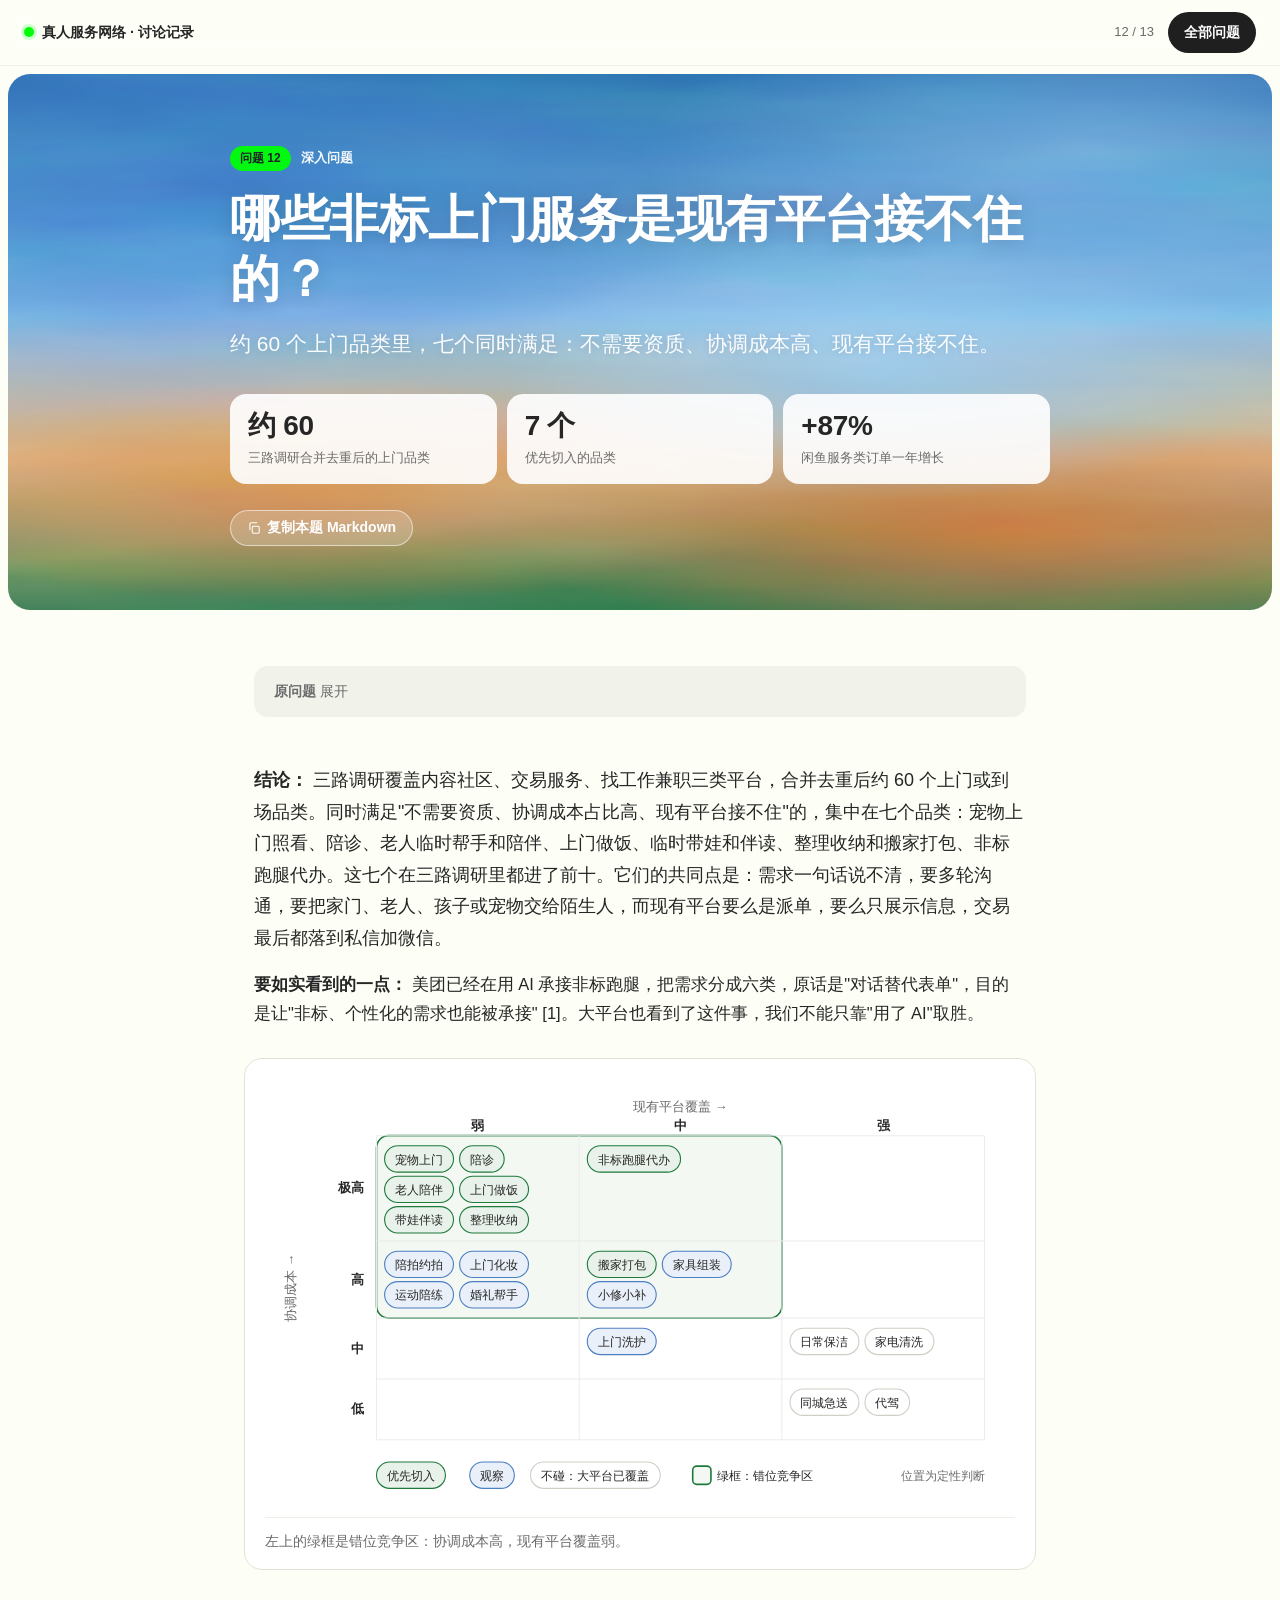
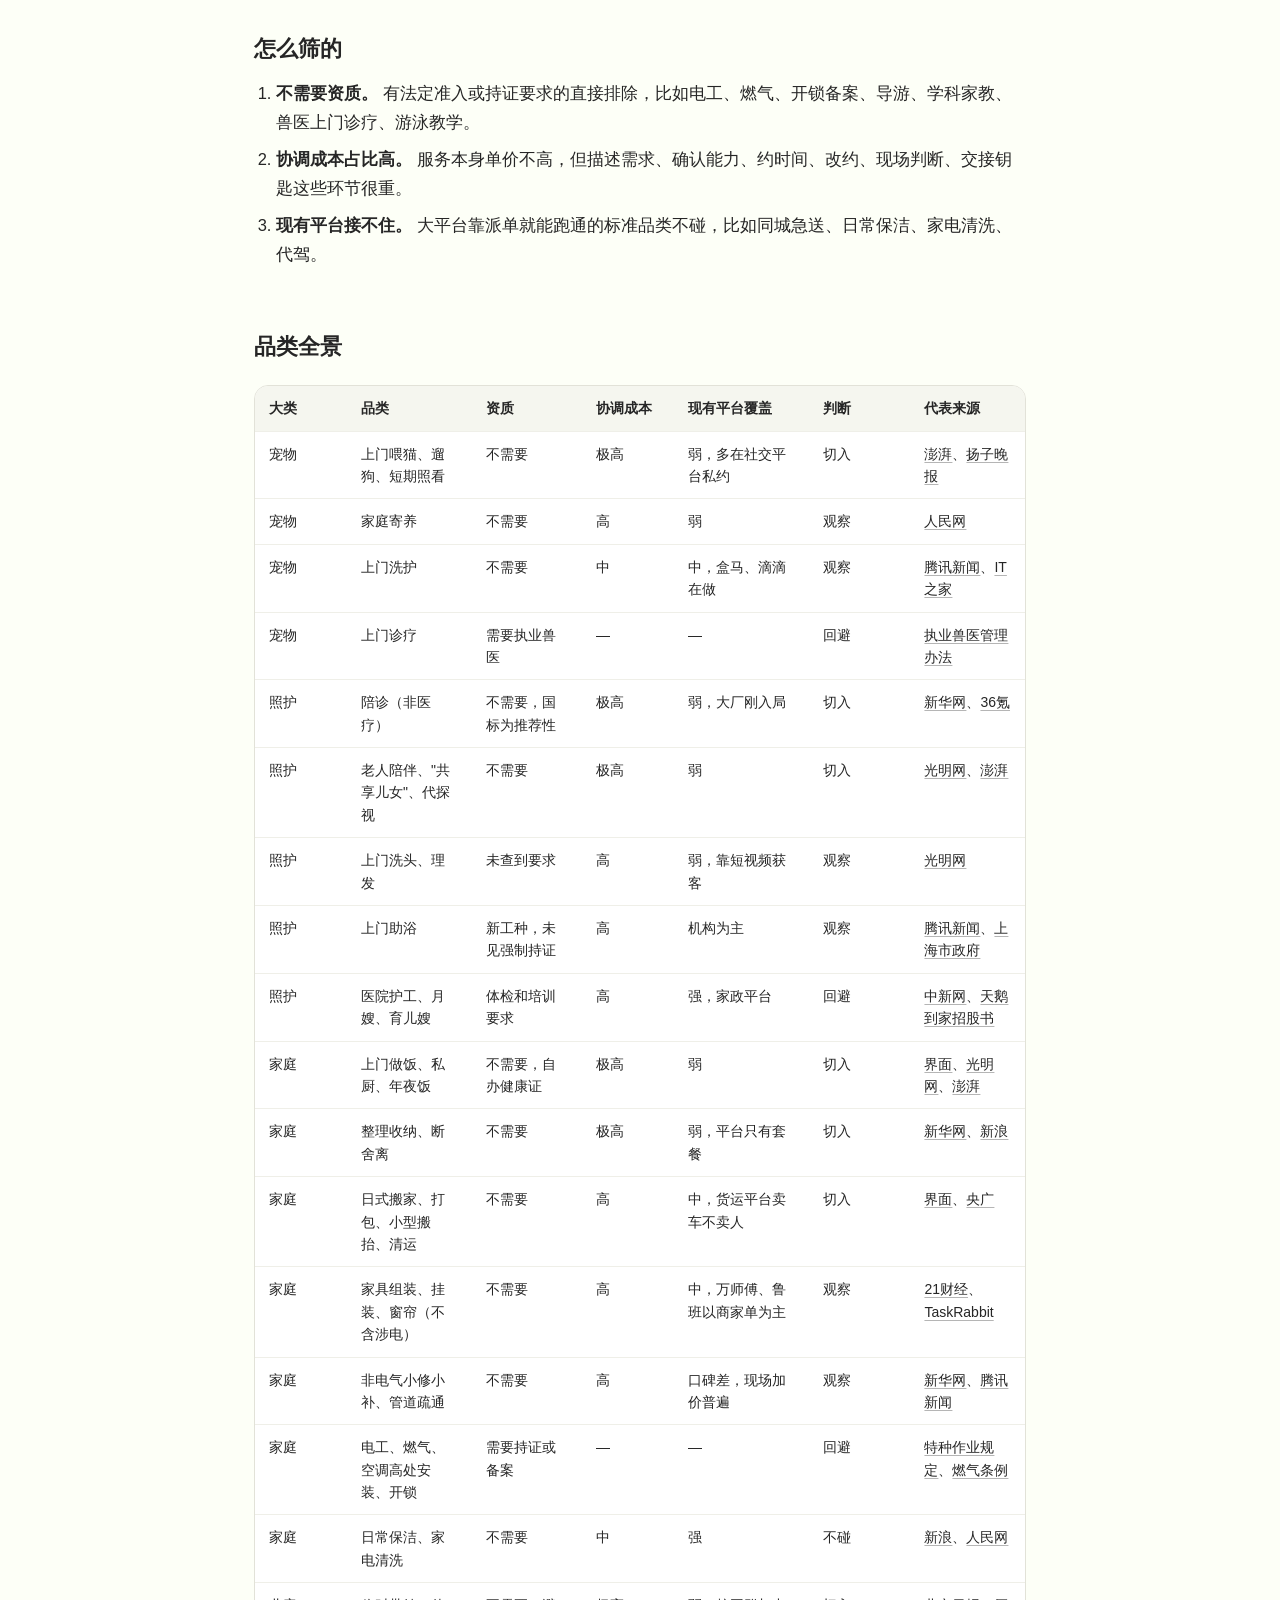
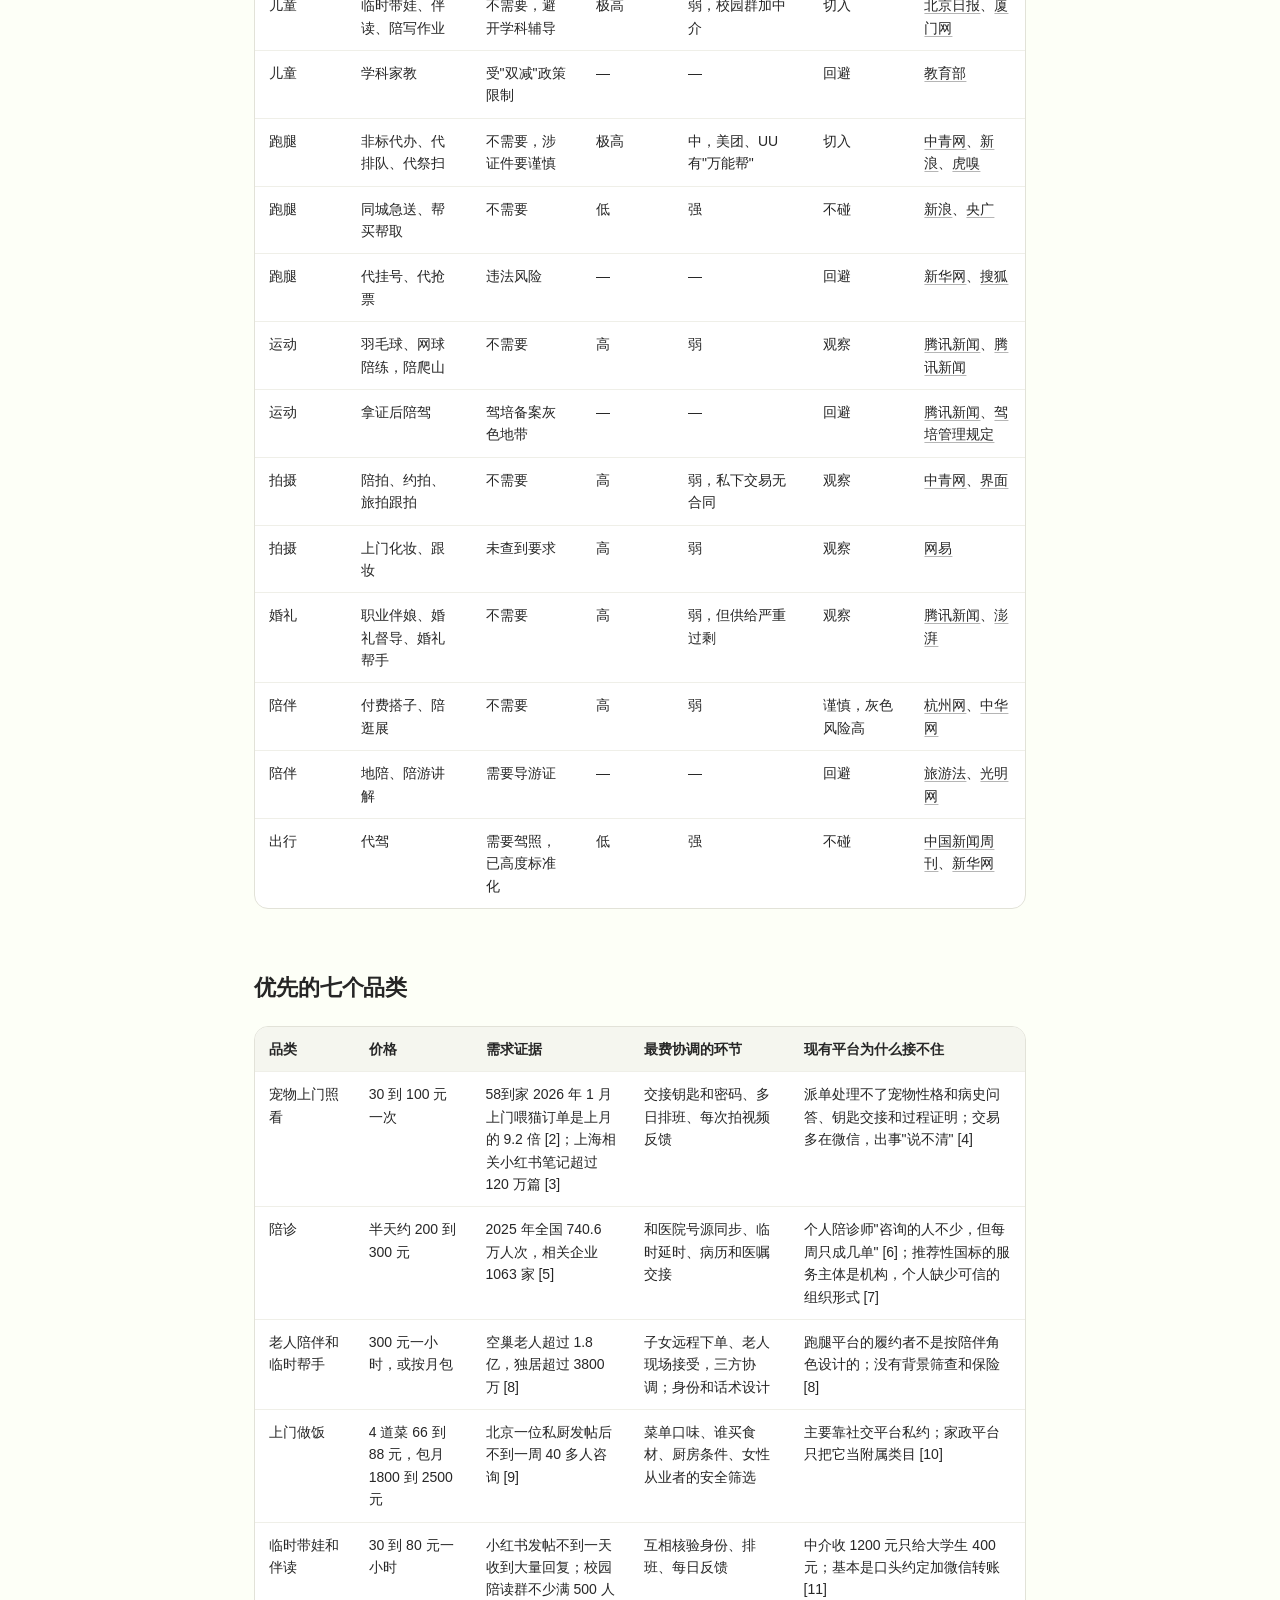
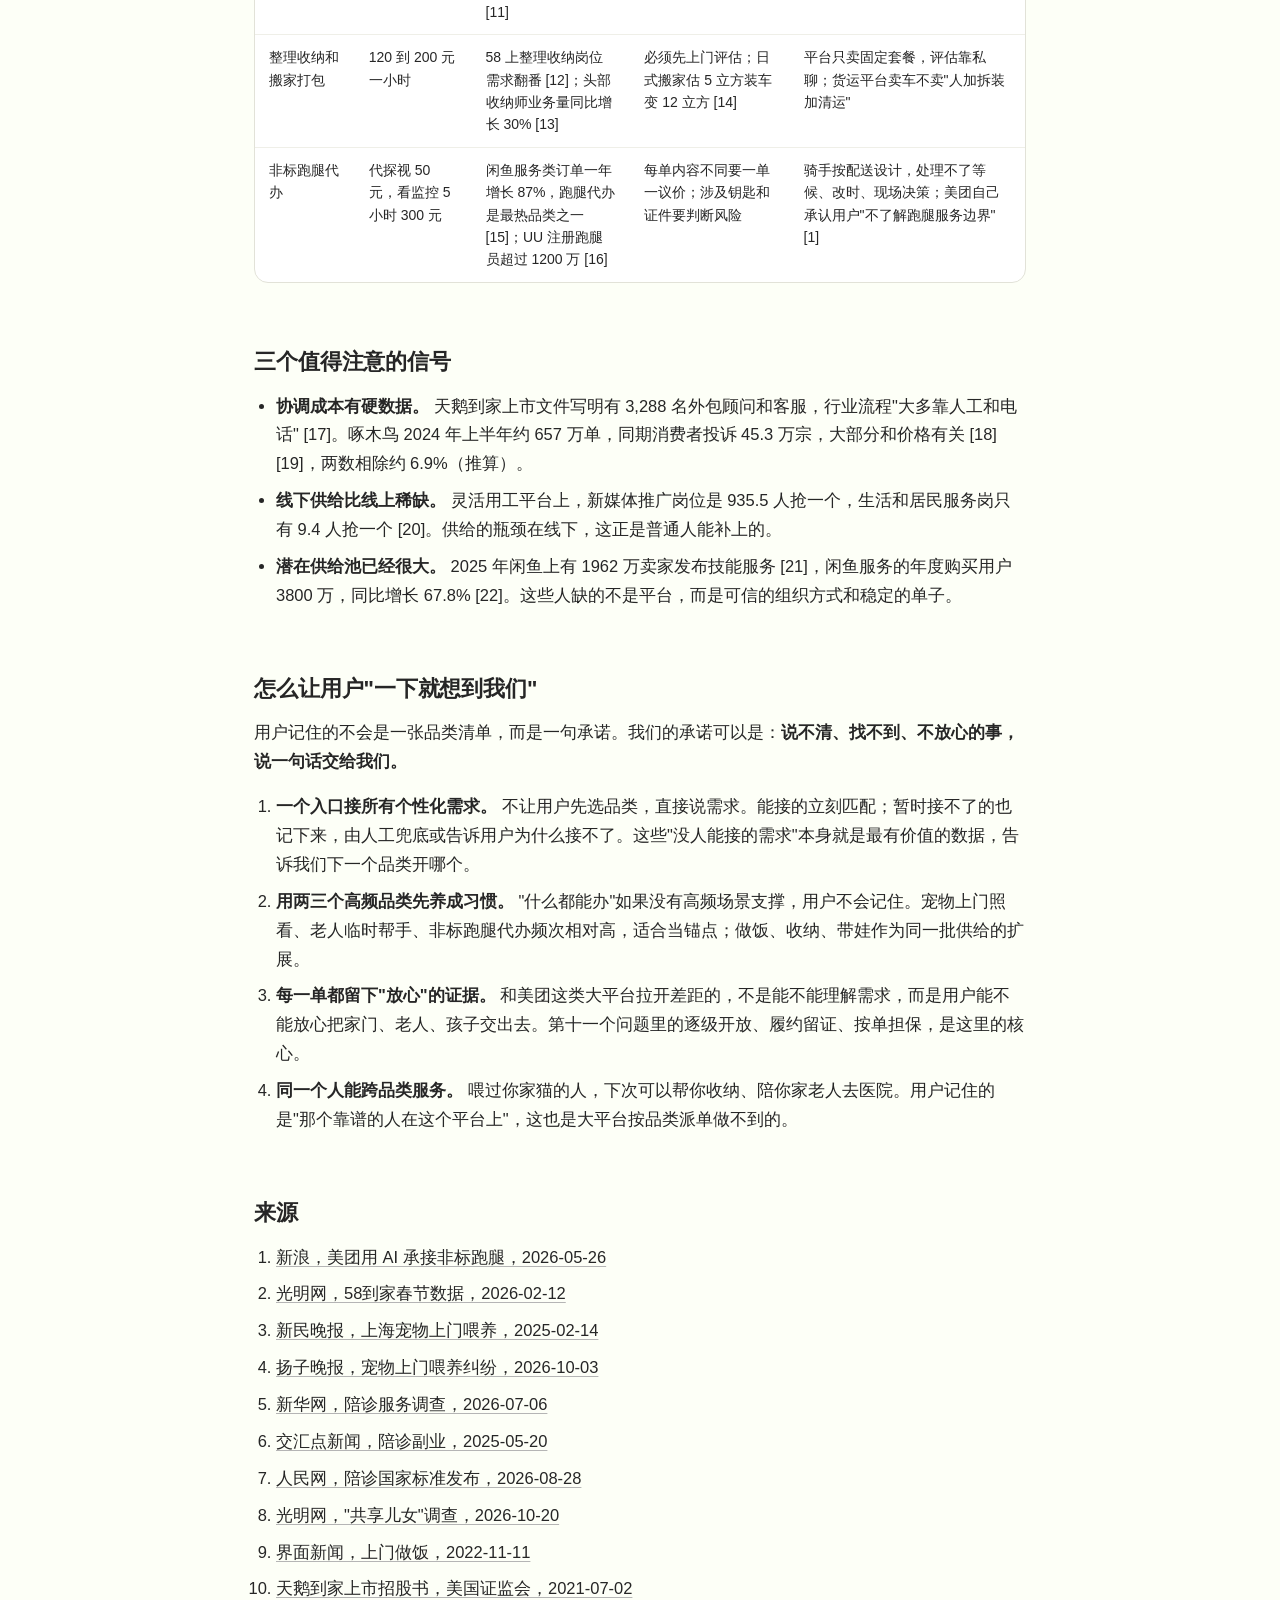
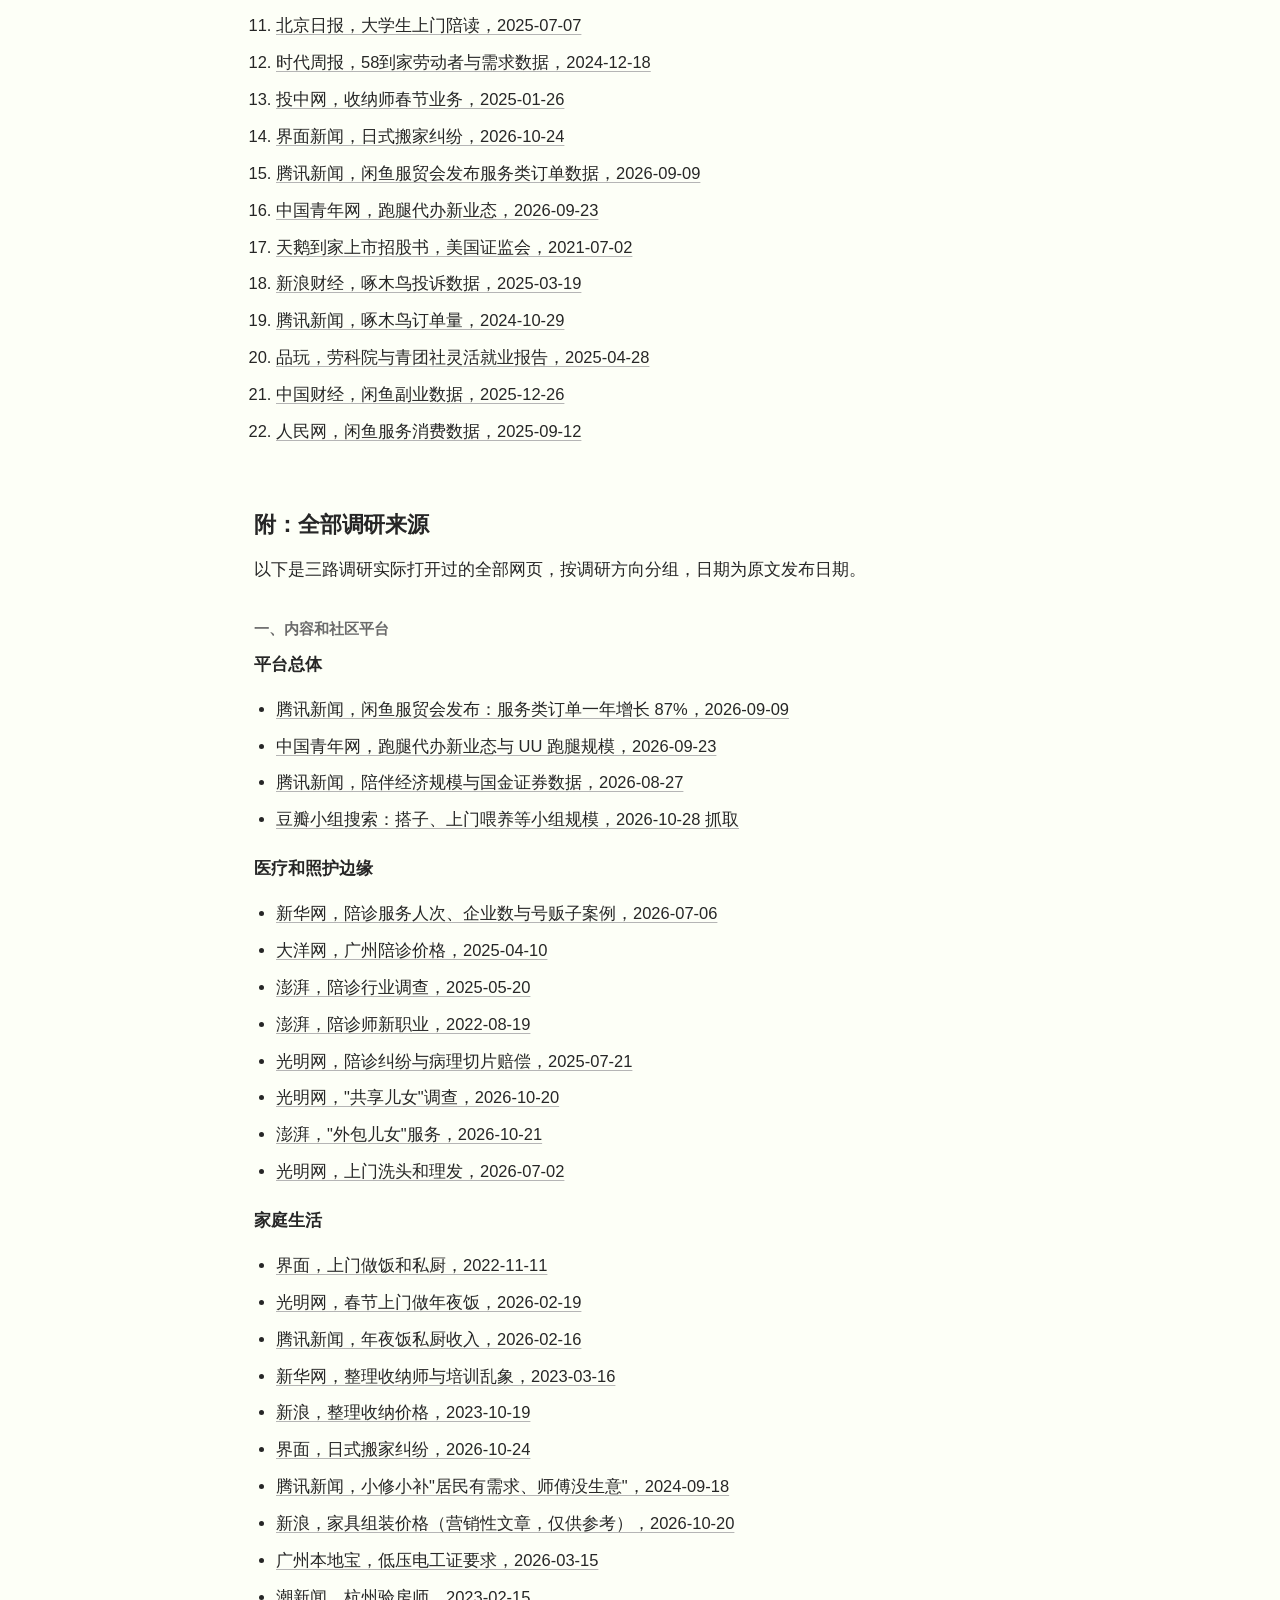
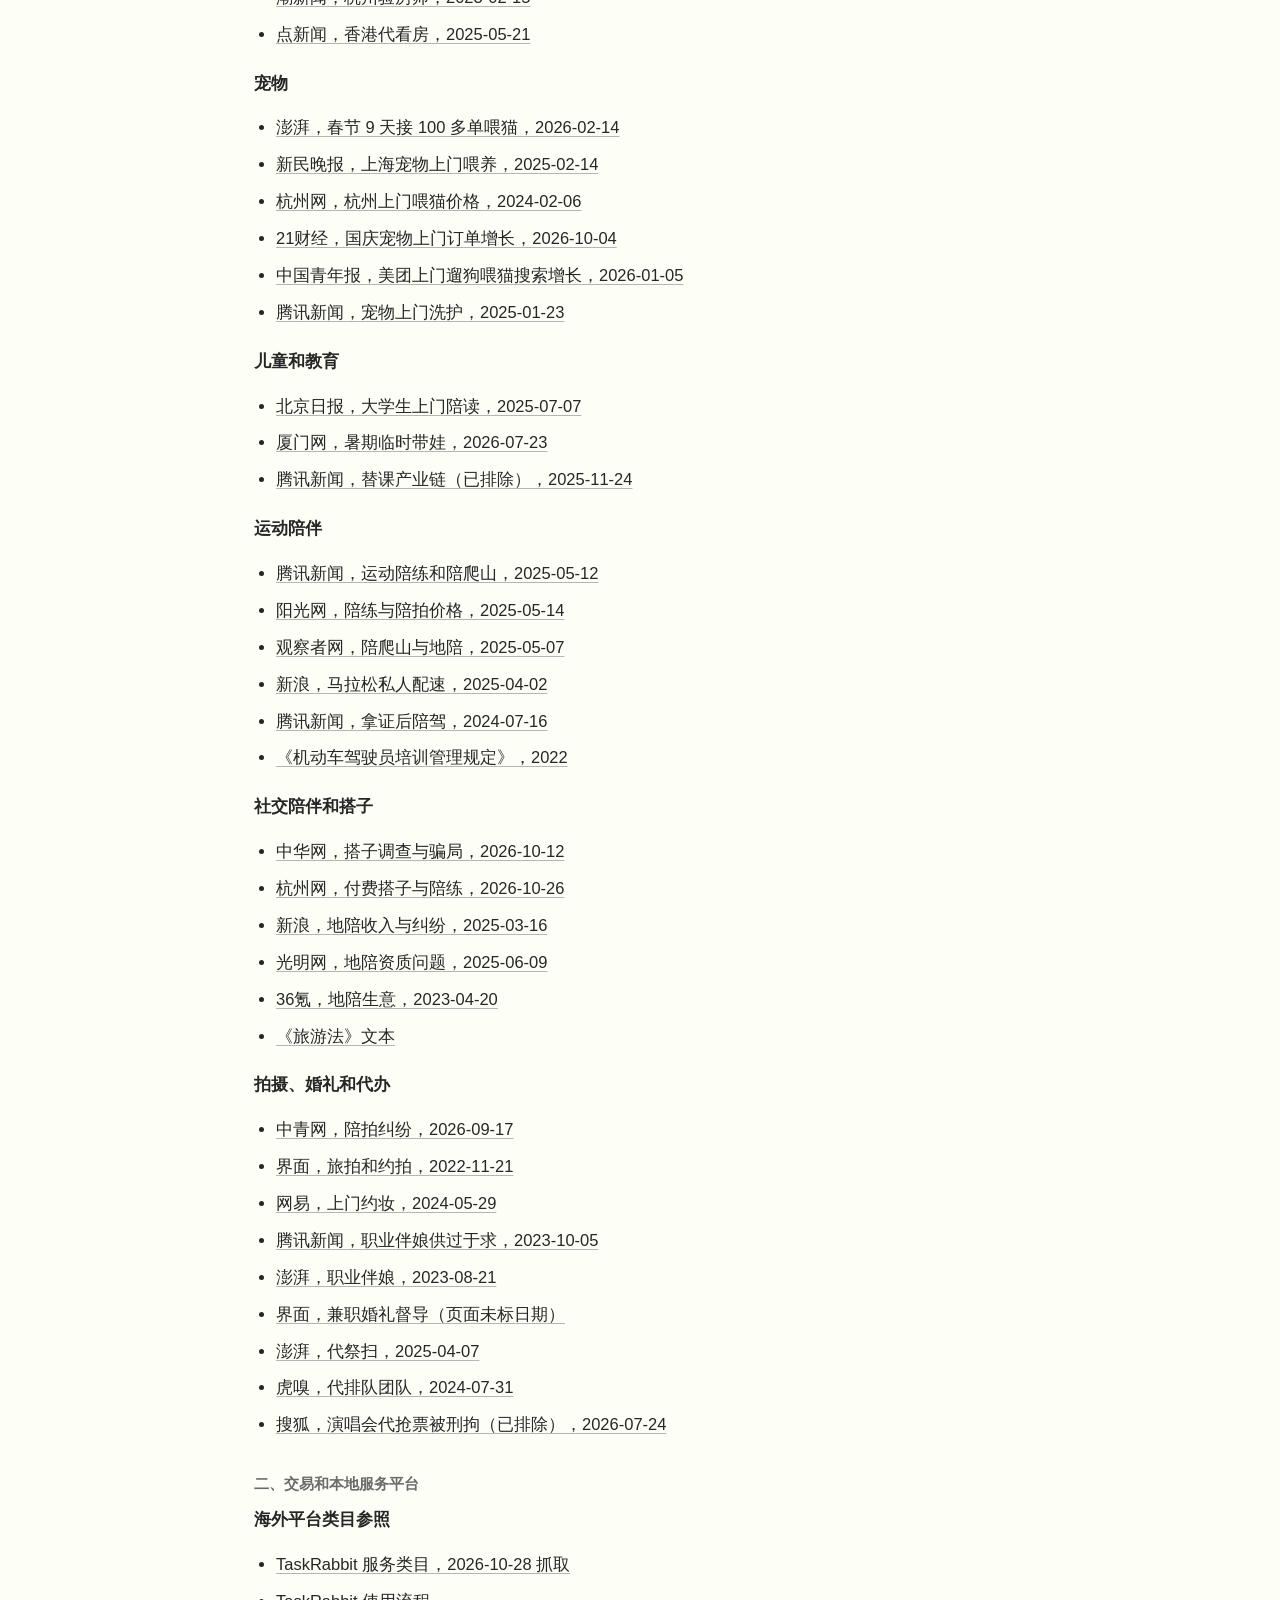
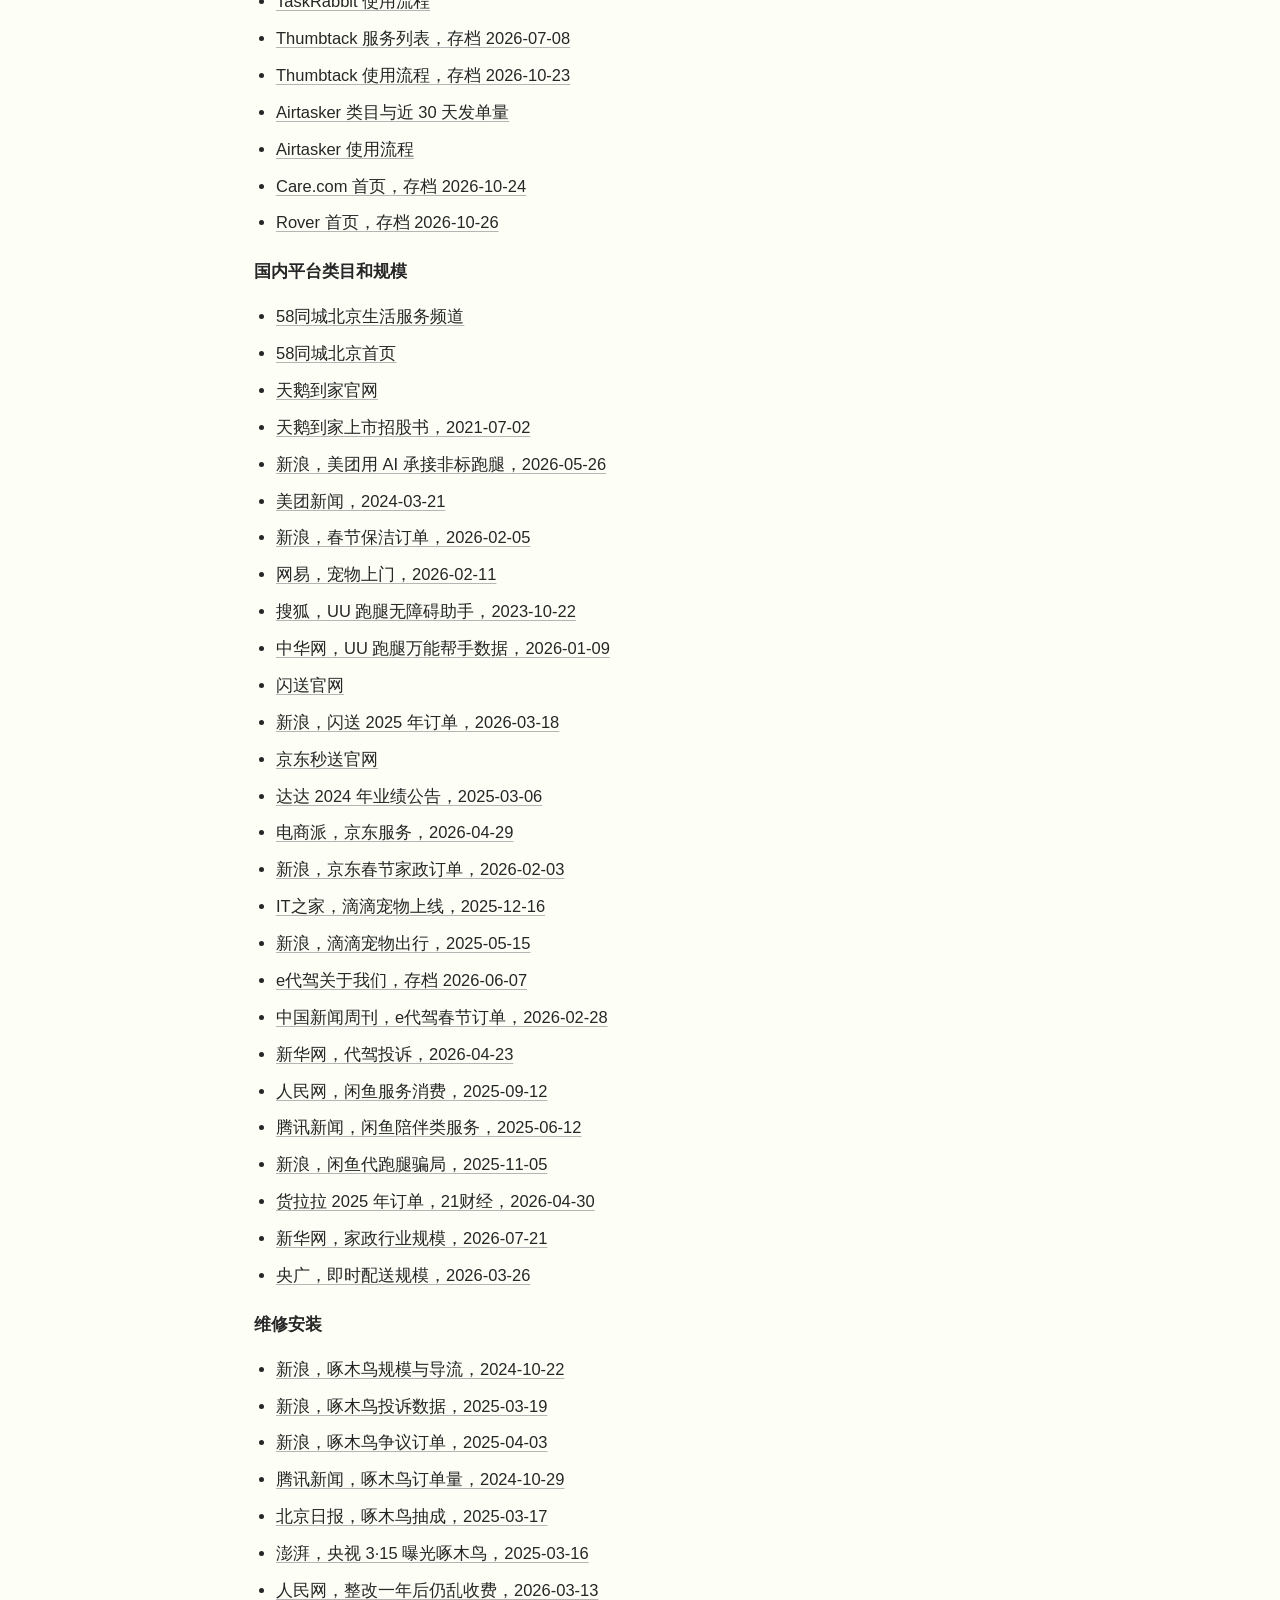
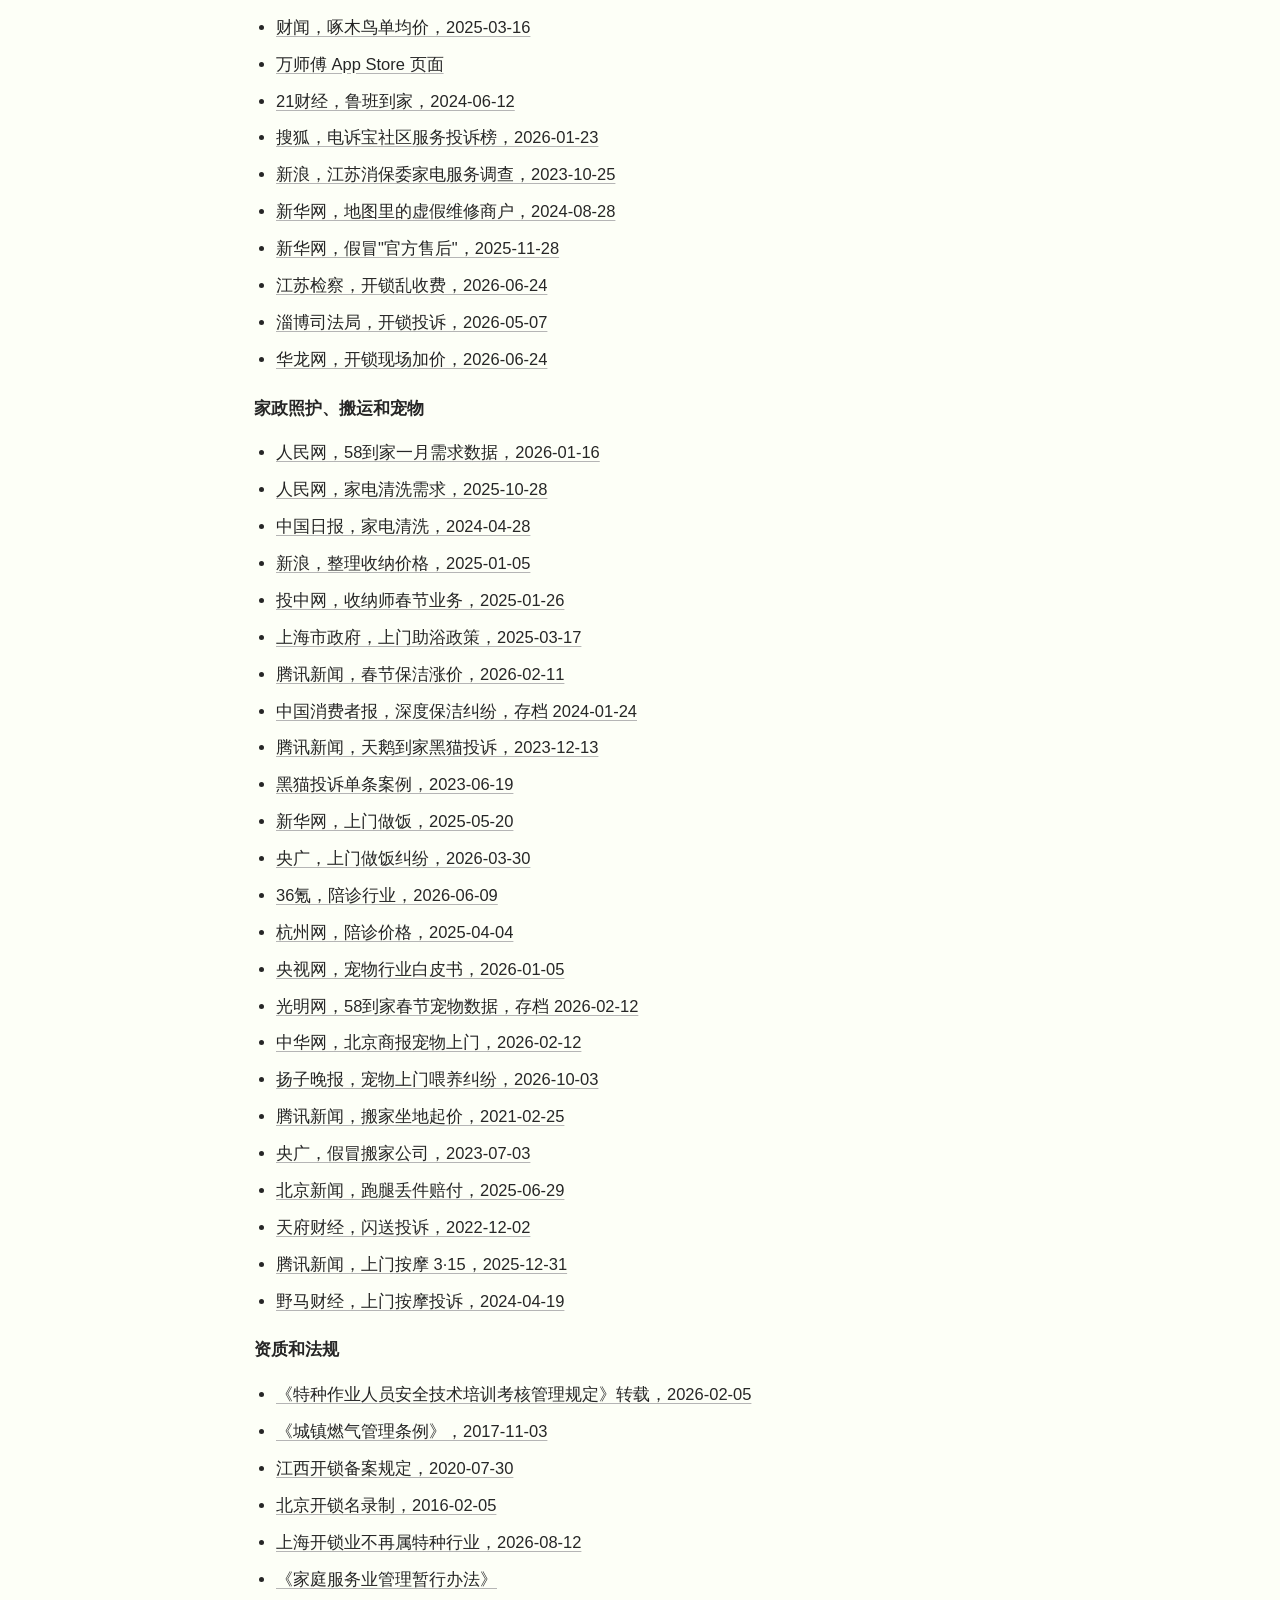
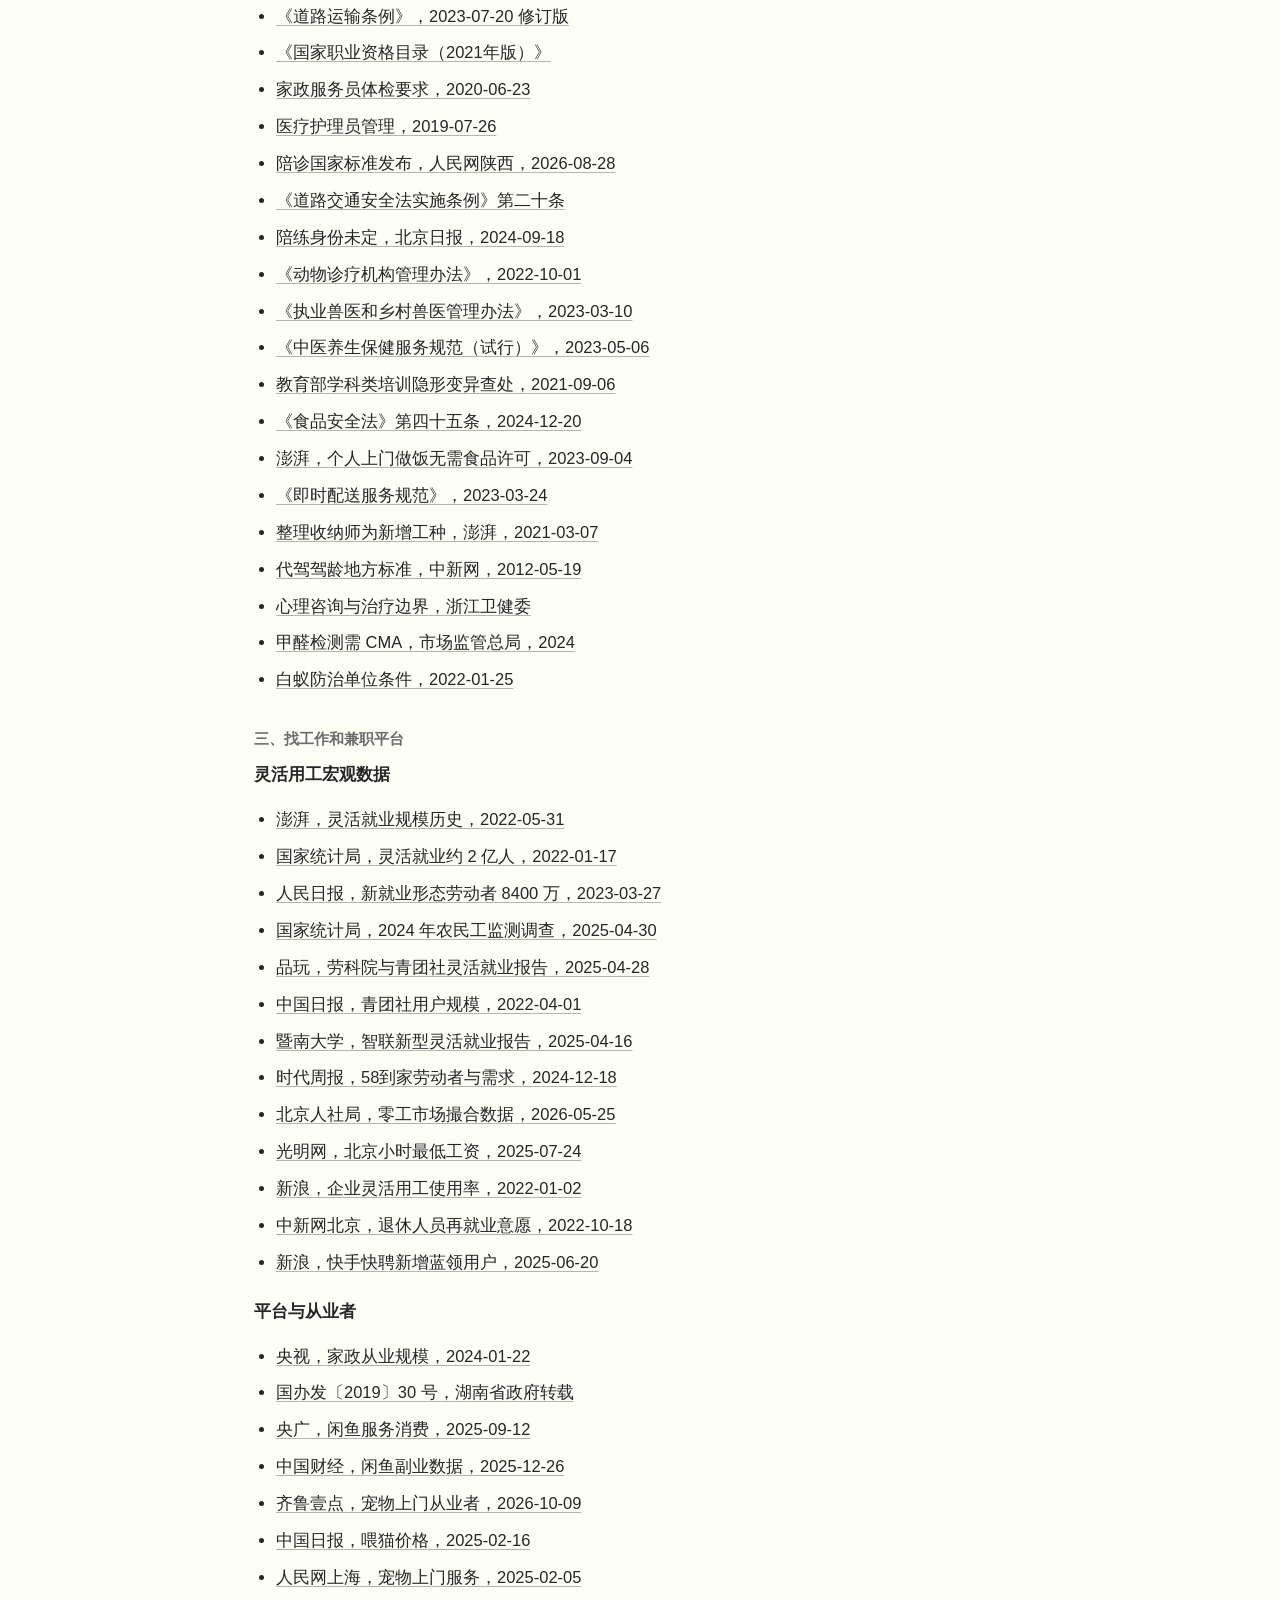
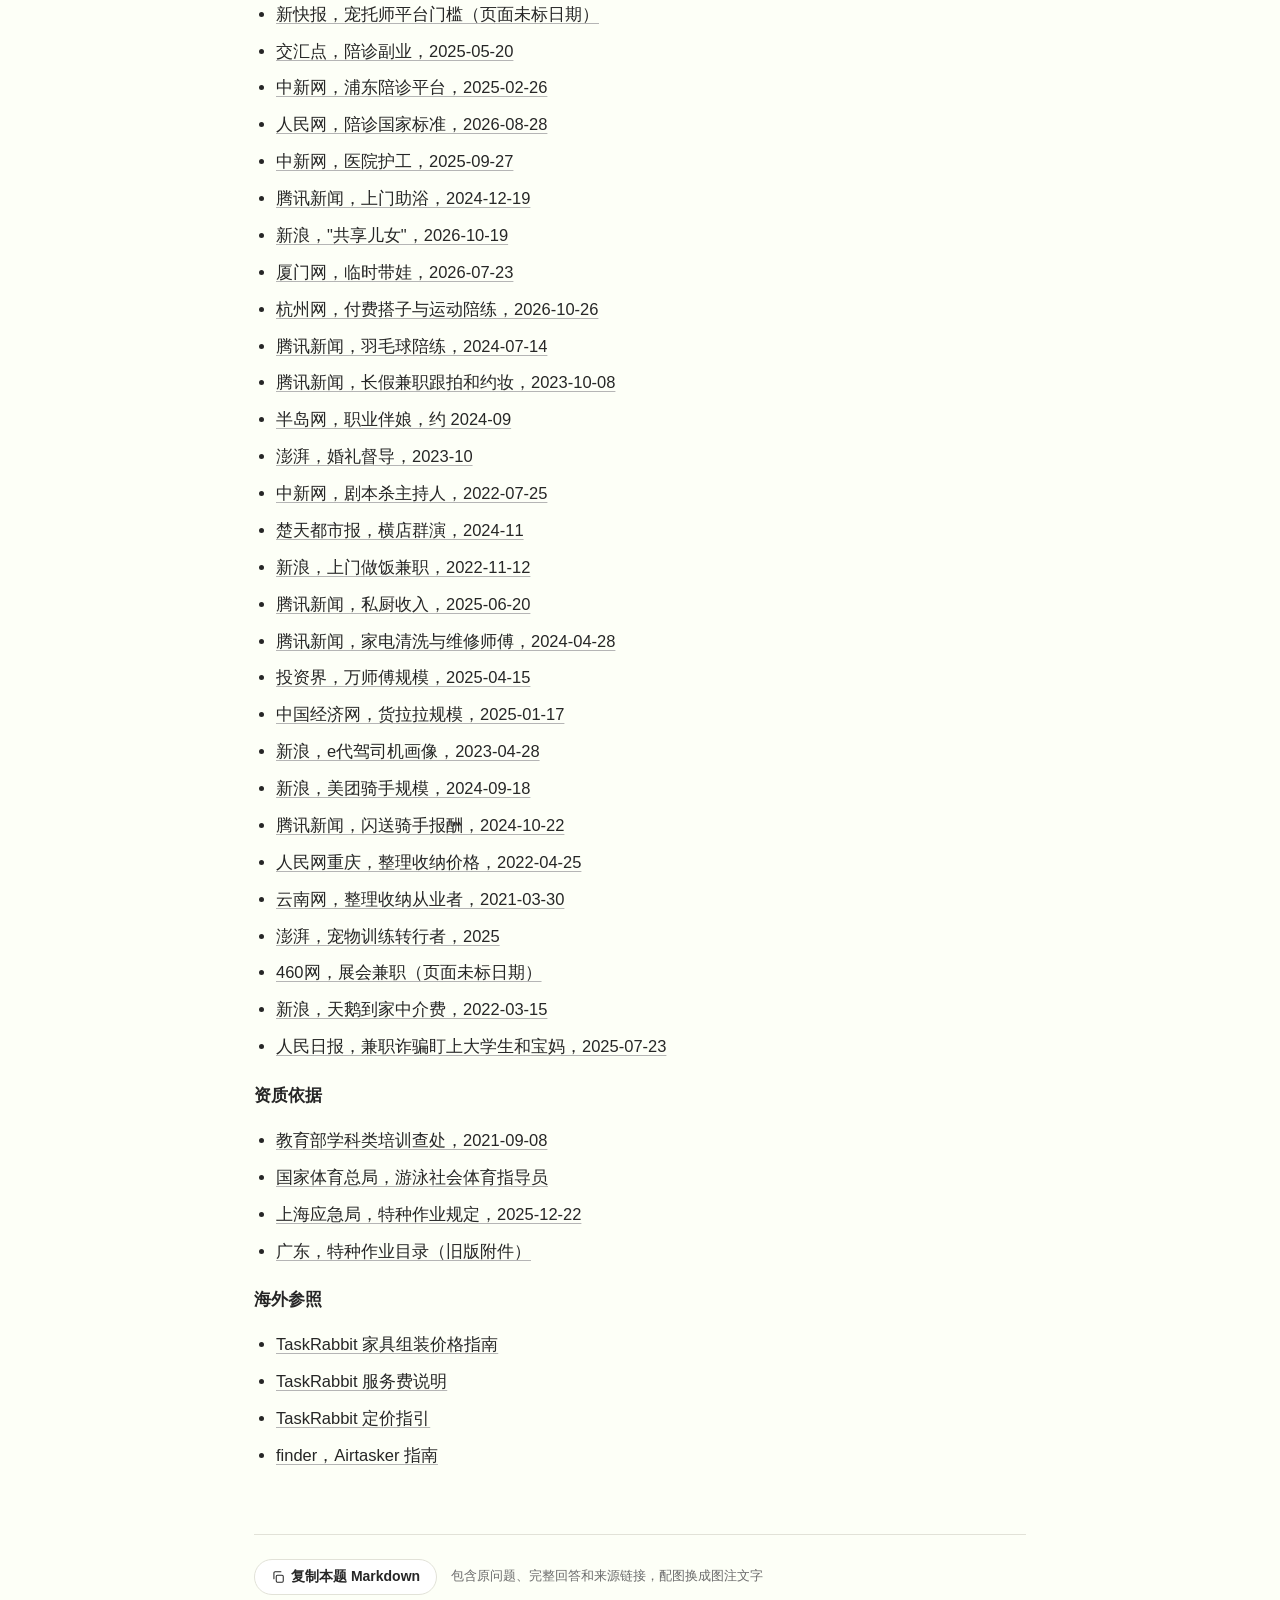
<file: q12.html>
<!DOCTYPE html>
<html lang="zh-CN"><head>
<meta charset="utf-8"><meta name="viewport" content="width=device-width, initial-scale=1">
<meta name="robots" content="noindex, nofollow">
<title>12 哪些非标上门服务是现有平台接不住的？</title>
<link rel="stylesheet" href="style.css">
</head><body>
<nav class="nav"><a class="brand" href="index.html"><i></i>真人服务网络 · 讨论记录</a>
<div class="nav-right"><span class="nav-count">12 / 13</span><a class="pill dark" href="index.html#index">全部问题</a></div></nav>
<header class="q-header">
<p class="eyebrow-q"><span class="tag">问题 12</span>深入问题</p>
<h1>哪些非标上门服务是现有平台接不住的？</h1>
<p class="deck">约 60 个上门品类里，七个同时满足：不需要资质、协调成本高、现有平台接不住。</p>
<div class="stats"><div class="stat"><b>约 60</b><span>三路调研合并去重后的上门品类</span></div><div class="stat"><b>7 个</b><span>优先切入的品类</span></div><div class="stat"><b>+87%</b><span>闲鱼服务类订单一年增长</span></div></div>
<div class="q-actions"><button type="button" class="copy-btn on-paint" data-copy="md-q" data-label="复制本题 Markdown">复制本题 Markdown</button></div>
</header>
<main class="q-main">
<details class="ask"><summary>原问题</summary><p>有空可以让 Opus 帮忙调研一下现在全网这种非标上门服务需求都有哪些类，然后把协调成本占比大的品类整理一下（也就是不需要资质认证的），我们可以和现有平台错位竞争。需要尽量详细，跨越各大内容和找工作的平台。后面只要用户有个性化需求，找不到平台能解决，我希望一下就能想到我们。</p></details>
<article class="answer"><p><strong>结论：</strong> 三路调研覆盖内容社区、交易服务、找工作兼职三类平台，合并去重后约 60 个上门或到场品类。同时满足"不需要资质、协调成本占比高、现有平台接不住"的，集中在七个品类：宠物上门照看、陪诊、老人临时帮手和陪伴、上门做饭、临时带娃和伴读、整理收纳和搬家打包、非标跑腿代办。这七个在三路调研里都进了前十。它们的共同点是：需求一句话说不清，要多轮沟通，要把家门、老人、孩子或宠物交给陌生人，而现有平台要么是派单，要么只展示信息，交易最后都落到私信加微信。</p>
<p><strong>要如实看到的一点：</strong> 美团已经在用 AI 承接非标跑腿，把需求分成六类，原话是"对话替代表单"，目的是让"非标、个性化的需求也能被承接" [1]。大平台也看到了这件事，我们不能只靠"用了 AI"取胜。</p>
<figure class="fig"><svg viewBox="0 0 740 412" role="img" aria-label="协调成本高、现有平台覆盖弱的品类是错位竞争区" xmlns="http://www.w3.org/2000/svg"><defs><marker id="ah" viewBox="0 0 10 10" refX="9" refY="5" markerWidth="7" markerHeight="7" orient="auto-start-reverse"><path d="M0 0L10 5L0 10z" fill="#6b6b6b"/></marker></defs><text x="410.0" y="26.0" font-size="12.5" fill="#6b6b6b" text-anchor="middle" font-weight="400">现有平台覆盖 →</text><text x="210.0" y="44.0" font-size="12.5" fill="#262626" text-anchor="middle" font-weight="600">弱</text><text x="410.0" y="44.0" font-size="12.5" fill="#262626" text-anchor="middle" font-weight="600">中</text><text x="610.0" y="44.0" font-size="12.5" fill="#262626" text-anchor="middle" font-weight="600">强</text><text x="98.0" y="106.0" font-size="12.5" fill="#262626" text-anchor="end" font-weight="600">极高</text><text x="98.0" y="196.0" font-size="12.5" fill="#262626" text-anchor="end" font-weight="600">高</text><text x="98.0" y="264.0" font-size="12.5" fill="#262626" text-anchor="end" font-weight="600">中</text><text x="98.0" y="324.0" font-size="12.5" fill="#262626" text-anchor="end" font-weight="600">低</text><text x="30" y="200" font-size="12.5" fill="#6b6b6b" transform="rotate(-90 30 200)" text-anchor="middle">协调成本 →</text><rect x="110.0" y="50.0" width="400.0" height="180.0" rx="12" fill="#f3f8f2" stroke="#1e7a3c" stroke-width="1.6"/><line x1="110" y1="50" x2="710" y2="50" stroke="#ececec"/><line x1="110" y1="154" x2="710" y2="154" stroke="#ececec"/><line x1="110" y1="230" x2="710" y2="230" stroke="#ececec"/><line x1="110" y1="290" x2="710" y2="290" stroke="#ececec"/><line x1="110" y1="350" x2="710" y2="350" stroke="#ececec"/><line x1="110" y1="50" x2="110" y2="350" stroke="#ececec"/><line x1="310" y1="50" x2="310" y2="350" stroke="#ececec"/><line x1="510" y1="50" x2="510" y2="350" stroke="#ececec"/><line x1="710" y1="50" x2="710" y2="350" stroke="#ececec"/><rect x="118.0" y="60.0" width="68.0" height="26.0" rx="13" fill="#e8f2ea" stroke="#1e7a3c" stroke-width="1.1"/><text x="152.0" y="77.5" font-size="12" fill="#262626" text-anchor="middle" font-weight="400">宠物上门</text><rect x="192.0" y="60.0" width="44.0" height="26.0" rx="13" fill="#e8f2ea" stroke="#1e7a3c" stroke-width="1.1"/><text x="214.0" y="77.5" font-size="12" fill="#262626" text-anchor="middle" font-weight="400">陪诊</text><rect x="118.0" y="90.0" width="68.0" height="26.0" rx="13" fill="#e8f2ea" stroke="#1e7a3c" stroke-width="1.1"/><text x="152.0" y="107.5" font-size="12" fill="#262626" text-anchor="middle" font-weight="400">老人陪伴</text><rect x="192.0" y="90.0" width="68.0" height="26.0" rx="13" fill="#e8f2ea" stroke="#1e7a3c" stroke-width="1.1"/><text x="226.0" y="107.5" font-size="12" fill="#262626" text-anchor="middle" font-weight="400">上门做饭</text><rect x="118.0" y="120.0" width="68.0" height="26.0" rx="13" fill="#e8f2ea" stroke="#1e7a3c" stroke-width="1.1"/><text x="152.0" y="137.5" font-size="12" fill="#262626" text-anchor="middle" font-weight="400">带娃伴读</text><rect x="192.0" y="120.0" width="68.0" height="26.0" rx="13" fill="#e8f2ea" stroke="#1e7a3c" stroke-width="1.1"/><text x="226.0" y="137.5" font-size="12" fill="#262626" text-anchor="middle" font-weight="400">整理收纳</text><rect x="318.0" y="60.0" width="92.0" height="26.0" rx="13" fill="#e8f2ea" stroke="#1e7a3c" stroke-width="1.1"/><text x="364.0" y="77.5" font-size="12" fill="#262626" text-anchor="middle" font-weight="400">非标跑腿代办</text><rect x="118.0" y="164.0" width="68.0" height="26.0" rx="13" fill="#eaf0f9" stroke="#4d7fc4" stroke-width="1.1"/><text x="152.0" y="181.5" font-size="12" fill="#262626" text-anchor="middle" font-weight="400">陪拍约拍</text><rect x="192.0" y="164.0" width="68.0" height="26.0" rx="13" fill="#eaf0f9" stroke="#4d7fc4" stroke-width="1.1"/><text x="226.0" y="181.5" font-size="12" fill="#262626" text-anchor="middle" font-weight="400">上门化妆</text><rect x="118.0" y="194.0" width="68.0" height="26.0" rx="13" fill="#eaf0f9" stroke="#4d7fc4" stroke-width="1.1"/><text x="152.0" y="211.5" font-size="12" fill="#262626" text-anchor="middle" font-weight="400">运动陪练</text><rect x="192.0" y="194.0" width="68.0" height="26.0" rx="13" fill="#eaf0f9" stroke="#4d7fc4" stroke-width="1.1"/><text x="226.0" y="211.5" font-size="12" fill="#262626" text-anchor="middle" font-weight="400">婚礼帮手</text><rect x="318.0" y="164.0" width="68.0" height="26.0" rx="13" fill="#e8f2ea" stroke="#1e7a3c" stroke-width="1.1"/><text x="352.0" y="181.5" font-size="12" fill="#262626" text-anchor="middle" font-weight="400">搬家打包</text><rect x="392.0" y="164.0" width="68.0" height="26.0" rx="13" fill="#eaf0f9" stroke="#4d7fc4" stroke-width="1.1"/><text x="426.0" y="181.5" font-size="12" fill="#262626" text-anchor="middle" font-weight="400">家具组装</text><rect x="318.0" y="194.0" width="68.0" height="26.0" rx="13" fill="#eaf0f9" stroke="#4d7fc4" stroke-width="1.1"/><text x="352.0" y="211.5" font-size="12" fill="#262626" text-anchor="middle" font-weight="400">小修小补</text><rect x="318.0" y="240.0" width="68.0" height="26.0" rx="13" fill="#eaf0f9" stroke="#4d7fc4" stroke-width="1.1"/><text x="352.0" y="257.5" font-size="12" fill="#262626" text-anchor="middle" font-weight="400">上门洗护</text><rect x="518.0" y="240.0" width="68.0" height="26.0" rx="13" fill="#ffffff" stroke="#cfcfc6" stroke-width="1.1"/><text x="552.0" y="257.5" font-size="12" fill="#262626" text-anchor="middle" font-weight="400">日常保洁</text><rect x="592.0" y="240.0" width="68.0" height="26.0" rx="13" fill="#ffffff" stroke="#cfcfc6" stroke-width="1.1"/><text x="626.0" y="257.5" font-size="12" fill="#262626" text-anchor="middle" font-weight="400">家电清洗</text><rect x="518.0" y="300.0" width="68.0" height="26.0" rx="13" fill="#ffffff" stroke="#cfcfc6" stroke-width="1.1"/><text x="552.0" y="317.5" font-size="12" fill="#262626" text-anchor="middle" font-weight="400">同城急送</text><rect x="592.0" y="300.0" width="44.0" height="26.0" rx="13" fill="#ffffff" stroke="#cfcfc6" stroke-width="1.1"/><text x="614.0" y="317.5" font-size="12" fill="#262626" text-anchor="middle" font-weight="400">代驾</text><rect x="110.0" y="372.0" width="68.0" height="26.0" rx="13" fill="#e8f2ea" stroke="#1e7a3c" stroke-width="1.1"/><text x="144.0" y="389.5" font-size="12" fill="#262626" text-anchor="middle" font-weight="400">优先切入</text><rect x="202.0" y="372.0" width="44.0" height="26.0" rx="13" fill="#eaf0f9" stroke="#4d7fc4" stroke-width="1.1"/><text x="224.0" y="389.5" font-size="12" fill="#262626" text-anchor="middle" font-weight="400">观察</text><rect x="262.0" y="372.0" width="128.0" height="26.0" rx="13" fill="#ffffff" stroke="#cfcfc6" stroke-width="1.1"/><text x="326.0" y="389.5" font-size="12" fill="#262626" text-anchor="middle" font-weight="400">不碰：大平台已覆盖</text><rect x="422.0" y="376.0" width="18.0" height="18.0" rx="4" fill="#f3f8f2" stroke="#1e7a3c" stroke-width="1.6"/><text x="446.0" y="390.0" font-size="12" fill="#262626" text-anchor="start" font-weight="400">绿框：错位竞争区</text><text x="710.0" y="390.0" font-size="11.5" fill="#6b6b6b" text-anchor="end" font-weight="400">位置为定性判断</text></svg><figcaption>左上的绿框是错位竞争区：协调成本高，现有平台覆盖弱。</figcaption></figure>
<h3>怎么筛的</h3>
<ol>
<li><strong>不需要资质。</strong> 有法定准入或持证要求的直接排除，比如电工、燃气、开锁备案、导游、学科家教、兽医上门诊疗、游泳教学。</li>
<li><strong>协调成本占比高。</strong> 服务本身单价不高，但描述需求、确认能力、约时间、改约、现场判断、交接钥匙这些环节很重。</li>
<li><strong>现有平台接不住。</strong> 大平台靠派单就能跑通的标准品类不碰，比如同城急送、日常保洁、家电清洗、代驾。</li>
</ol>
<h3>品类全景</h3>
<div class="table-wrap"><table>
<thead>
<tr>
<th>大类</th>
<th>品类</th>
<th>资质</th>
<th>协调成本</th>
<th>现有平台覆盖</th>
<th>判断</th>
<th>代表来源</th>
</tr>
</thead>
<tbody>
<tr>
<td>宠物</td>
<td>上门喂猫、遛狗、短期照看</td>
<td>不需要</td>
<td>极高</td>
<td>弱，多在社交平台私约</td>
<td>切入</td>
<td><a target="_blank" rel="noopener" href="https://m.thepaper.cn/newsDetail_forward_32611241">澎湃</a>、<a target="_blank" rel="noopener" href="https://www.yangtse.com/news/txs/202610/t20261003_399377.html">扬子晚报</a></td>
</tr>
<tr>
<td>宠物</td>
<td>家庭寄养</td>
<td>不需要</td>
<td>高</td>
<td>弱</td>
<td>观察</td>
<td><a target="_blank" rel="noopener" href="http://finance.people.com.cn/n1/2026/0116/c1004-40646604.html">人民网</a></td>
</tr>
<tr>
<td>宠物</td>
<td>上门洗护</td>
<td>不需要</td>
<td>中</td>
<td>中，盒马、滴滴在做</td>
<td>观察</td>
<td><a target="_blank" rel="noopener" href="https://news.qq.com/rain/a/20250123A06L3W00">腾讯新闻</a>、<a target="_blank" rel="noopener" href="https://www.ithome.com/0/905/325.htm">IT之家</a></td>
</tr>
<tr>
<td>宠物</td>
<td>上门诊疗</td>
<td>需要执业兽医</td>
<td>—</td>
<td>—</td>
<td>回避</td>
<td><a target="_blank" rel="noopener" href="https://www.beijing.gov.cn/zhengce/zhengcefagui/202303/t20230310_2933831.html">执业兽医管理办法</a></td>
</tr>
<tr>
<td>照护</td>
<td>陪诊（非医疗）</td>
<td>不需要，国标为推荐性</td>
<td>极高</td>
<td>弱，大厂刚入局</td>
<td>切入</td>
<td><a target="_blank" rel="noopener" href="https://www.news.cn/20260706/04916effd0a34b20ad8b092b647950c4/c.html">新华网</a>、<a target="_blank" rel="noopener" href="https://www.36kr.com/p/3845275806006146">36氪</a></td>
</tr>
<tr>
<td>照护</td>
<td>老人陪伴、"共享儿女"、代探视</td>
<td>不需要</td>
<td>极高</td>
<td>弱</td>
<td>切入</td>
<td><a target="_blank" rel="noopener" href="https://m.gmw.cn/2026-10/20/content_1304577447.htm">光明网</a>、<a target="_blank" rel="noopener" href="https://m.thepaper.cn/newsDetail_forward_34303468">澎湃</a></td>
</tr>
<tr>
<td>照护</td>
<td>上门洗头、理发</td>
<td>未查到要求</td>
<td>高</td>
<td>弱，靠短视频获客</td>
<td>观察</td>
<td><a target="_blank" rel="noopener" href="https://m.gmw.cn/toutiao/2026-07-02/content_1304517622.htm">光明网</a></td>
</tr>
<tr>
<td>照护</td>
<td>上门助浴</td>
<td>新工种，未见强制持证</td>
<td>高</td>
<td>机构为主</td>
<td>观察</td>
<td><a target="_blank" rel="noopener" href="https://news.qq.com/rain/a/20241219A040HW00">腾讯新闻</a>、<a target="_blank" rel="noopener" href="https://www.shanghai.gov.cn/nw12344/20250317/87dbab7b44174c6c956dfdac52575b05.html">上海市政府</a></td>
</tr>
<tr>
<td>照护</td>
<td>医院护工、月嫂、育儿嫂</td>
<td>体检和培训要求</td>
<td>高</td>
<td>强，家政平台</td>
<td>回避</td>
<td><a target="_blank" rel="noopener" href="https://www.chinanews.com.cn/sh/2025/09-27/10490377.shtml">中新网</a>、<a target="_blank" rel="noopener" href="https://www.sec.gov/Archives/edgar/data/1798255/000119312521207533/d143830df1.htm">天鹅到家招股书</a></td>
</tr>
<tr>
<td>家庭</td>
<td>上门做饭、私厨、年夜饭</td>
<td>不需要，自办健康证</td>
<td>极高</td>
<td>弱</td>
<td>切入</td>
<td><a target="_blank" rel="noopener" href="https://www.jiemian.com/article/8370780.html">界面</a>、<a target="_blank" rel="noopener" href="https://m.gmw.cn/2026-02/19/content_1304348305.htm">光明网</a>、<a target="_blank" rel="noopener" href="https://www.thepaper.cn/newsDetail_forward_24477641">澎湃</a></td>
</tr>
<tr>
<td>家庭</td>
<td>整理收纳、断舍离</td>
<td>不需要</td>
<td>极高</td>
<td>弱，平台只有套餐</td>
<td>切入</td>
<td><a target="_blank" rel="noopener" href="http://www.news.cn/2023-03/16/c_1129437596.htm">新华网</a>、<a target="_blank" rel="noopener" href="https://finance.sina.com.cn/roll/2025-01-05/doc-inecvvxh7216023.shtml">新浪</a></td>
</tr>
<tr>
<td>家庭</td>
<td>日式搬家、打包、小型搬抬、清运</td>
<td>不需要</td>
<td>高</td>
<td>中，货运平台卖车不卖人</td>
<td>切入</td>
<td><a target="_blank" rel="noopener" href="https://www.jiemian.com/article/15234491.html">界面</a>、<a target="_blank" rel="noopener" href="http://m.cnr.cn/shanghai/news/zq/20230703/t20230703_526312931.html">央广</a></td>
</tr>
<tr>
<td>家庭</td>
<td>家具组装、挂装、窗帘（不含涉电）</td>
<td>不需要</td>
<td>高</td>
<td>中，万师傅、鲁班以商家单为主</td>
<td>观察</td>
<td><a target="_blank" rel="noopener" href="https://m.21jingji.com/article/20240612/herald/905c06e54a8e2c10ae810809b3b8b652_zaker.html">21财经</a>、<a target="_blank" rel="noopener" href="https://www.taskrabbit.com/cost-guides/assemble-furniture">TaskRabbit</a></td>
</tr>
<tr>
<td>家庭</td>
<td>非电气小修小补、管道疏通</td>
<td>不需要</td>
<td>高</td>
<td>口碑差，现场加价普遍</td>
<td>观察</td>
<td><a target="_blank" rel="noopener" href="http://www.news.cn/fortune/20251128/28a2ed6a172b4ec2a9766387b677fc5b/c.html">新华网</a>、<a target="_blank" rel="noopener" href="https://news.qq.com/rain/a/20240918A00ZK700">腾讯新闻</a></td>
</tr>
<tr>
<td>家庭</td>
<td>电工、燃气、空调高处安装、开锁</td>
<td>需要持证或备案</td>
<td>—</td>
<td>—</td>
<td>回避</td>
<td><a target="_blank" rel="noopener" href="https://yjglj.sh.gov.cn/xxgk/xxgkml/zcfg/bmgz/20251222/9486734494654dbc8fae9231e0cd2fa5.html">特种作业规定</a>、<a target="_blank" rel="noopener" href="http://www.nea.gov.cn/2017-11/03/c_136725213.htm">燃气条例</a></td>
</tr>
<tr>
<td>家庭</td>
<td>日常保洁、家电清洗</td>
<td>不需要</td>
<td>中</td>
<td>强</td>
<td>不碰</td>
<td><a target="_blank" rel="noopener" href="https://finance.sina.com.cn/roll/2026-02-05/doc-inhkuptc5717208.shtml">新浪</a>、<a target="_blank" rel="noopener" href="http://finance.people.com.cn/n1/2025/1028/c1004-40591513.html">人民网</a></td>
</tr>
<tr>
<td>儿童</td>
<td>临时带娃、伴读、陪写作业</td>
<td>不需要，避开学科辅导</td>
<td>极高</td>
<td>弱，校园群加中介</td>
<td>切入</td>
<td><a target="_blank" rel="noopener" href="https://xinwen.bjd.com.cn/content/s686b3263e4b0aabe0a034c2c.html">北京日报</a>、<a target="_blank" rel="noopener" href="https://news.xmnn.cn/xmxw/202607/t20260723_441399.html">厦门网</a></td>
</tr>
<tr>
<td>儿童</td>
<td>学科家教</td>
<td>受"双减"政策限制</td>
<td>—</td>
<td>—</td>
<td>回避</td>
<td><a target="_blank" rel="noopener" href="http://www.moe.gov.cn/srcsite/A29/202109/t20210908_560508.html">教育部</a></td>
</tr>
<tr>
<td>跑腿</td>
<td>非标代办、代排队、代祭扫</td>
<td>不需要，涉证件要谨慎</td>
<td>极高</td>
<td>中，美团、UU 有"万能帮"</td>
<td>切入</td>
<td><a target="_blank" rel="noopener" href="http://news.cyol.com/gb/shenghuo/articles/2026-09/23/content_xa0WPqTwNG.html">中青网</a>、<a target="_blank" rel="noopener" href="http://client.sina.com.cn/news/2026-05-26/doc-inhzffss1481138.shtml">新浪</a>、<a target="_blank" rel="noopener" href="https://m.huxiu.com/article/3304992.html">虎嗅</a></td>
</tr>
<tr>
<td>跑腿</td>
<td>同城急送、帮买帮取</td>
<td>不需要</td>
<td>低</td>
<td>强</td>
<td>不碰</td>
<td><a target="_blank" rel="noopener" href="https://finance.sina.com.cn/wm/2026-03-18/doc-inhrmihm7409029.shtml">新浪</a>、<a target="_blank" rel="noopener" href="https://tech.cnr.cn/techgd/20260326/t20260326_527563327.shtml">央广</a></td>
</tr>
<tr>
<td>跑腿</td>
<td>代挂号、代抢票</td>
<td>违法风险</td>
<td>—</td>
<td>—</td>
<td>回避</td>
<td><a target="_blank" rel="noopener" href="https://www.news.cn/20260706/04916effd0a34b20ad8b092b647950c4/c.html">新华网</a>、<a target="_blank" rel="noopener" href="https://www.sohu.com/a/1054443059_348734">搜狐</a></td>
</tr>
<tr>
<td>运动</td>
<td>羽毛球、网球陪练，陪爬山</td>
<td>不需要</td>
<td>高</td>
<td>弱</td>
<td>观察</td>
<td><a target="_blank" rel="noopener" href="https://news.qq.com/rain/a/20250512A02EMV00">腾讯新闻</a>、<a target="_blank" rel="noopener" href="https://news.qq.com/rain/a/20240714A021W900">腾讯新闻</a></td>
</tr>
<tr>
<td>运动</td>
<td>拿证后陪驾</td>
<td>驾培备案灰色地带</td>
<td>—</td>
<td>—</td>
<td>回避</td>
<td><a target="_blank" rel="noopener" href="https://news.qq.com/rain/a/20240716A056IV00">腾讯新闻</a>、<a target="_blank" rel="noopener" href="https://www.gov.cn/gongbao/content/2022/content_5734808.htm">驾培管理规定</a></td>
</tr>
<tr>
<td>拍摄</td>
<td>陪拍、约拍、旅拍跟拍</td>
<td>不需要</td>
<td>高</td>
<td>弱，私下交易无合同</td>
<td>观察</td>
<td><a target="_blank" rel="noopener" href="http://news.cyol.com/gb/xiaofei/articles/2026-09/17/content_pQx6JYugb8.html">中青网</a>、<a target="_blank" rel="noopener" href="https://www.jiemian.com/article/8427938.html">界面</a></td>
</tr>
<tr>
<td>拍摄</td>
<td>上门化妆、跟妆</td>
<td>未查到要求</td>
<td>高</td>
<td>弱</td>
<td>观察</td>
<td><a target="_blank" rel="noopener" href="https://m.163.com/dy/article/J3BRDIN80530KB7U.html">网易</a></td>
</tr>
<tr>
<td>婚礼</td>
<td>职业伴娘、婚礼督导、婚礼帮手</td>
<td>不需要</td>
<td>高</td>
<td>弱，但供给严重过剩</td>
<td>观察</td>
<td><a target="_blank" rel="noopener" href="https://news.qq.com/rain/a/20231005A02XUU00">腾讯新闻</a>、<a target="_blank" rel="noopener" href="https://www.thepaper.cn/newsDetail_forward_24802506">澎湃</a></td>
</tr>
<tr>
<td>陪伴</td>
<td>付费搭子、陪逛展</td>
<td>不需要</td>
<td>高</td>
<td>弱</td>
<td>谨慎，灰色风险高</td>
<td><a target="_blank" rel="noopener" href="https://news.hangzhou.com.cn/shxw/content/2026-10/26/content_9354232.htm">杭州网</a>、<a target="_blank" rel="noopener" href="https://news.china.com/socialgd/10000169/20261012/49788933.html">中华网</a></td>
</tr>
<tr>
<td>陪伴</td>
<td>地陪、陪游讲解</td>
<td>需要导游证</td>
<td>—</td>
<td>—</td>
<td>回避</td>
<td><a target="_blank" rel="noopener" href="https://zwgk.mct.gov.cn/zfxxgkml/zcfg/fl/202105/t20210526_924763.html">旅游法</a>、<a target="_blank" rel="noopener" href="https://m.gmw.cn/2025-06/09/content_1304055612.htm">光明网</a></td>
</tr>
<tr>
<td>出行</td>
<td>代驾</td>
<td>需要驾照，已高度标准化</td>
<td>低</td>
<td>强</td>
<td>不碰</td>
<td><a target="_blank" rel="noopener" href="https://www.inewsweek.cn/observe/2026-02-28/29081.shtml">中国新闻周刊</a>、<a target="_blank" rel="noopener" href="https://app.xinhuanet.com/news/article.html?articleId=20260423048f708eb871498e81c708d2d5800a3e">新华网</a></td>
</tr>
</tbody>
</table></div>
<h3>优先的七个品类</h3>
<div class="table-wrap"><table>
<thead>
<tr>
<th>品类</th>
<th>价格</th>
<th>需求证据</th>
<th>最费协调的环节</th>
<th>现有平台为什么接不住</th>
</tr>
</thead>
<tbody>
<tr>
<td>宠物上门照看</td>
<td>30 到 100 元一次</td>
<td>58到家 2026 年 1 月上门喂猫订单是上月的 9.2 倍 [2]；上海相关小红书笔记超过 120 万篇 [3]</td>
<td>交接钥匙和密码、多日排班、每次拍视频反馈</td>
<td>派单处理不了宠物性格和病史问答、钥匙交接和过程证明；交易多在微信，出事"说不清" [4]</td>
</tr>
<tr>
<td>陪诊</td>
<td>半天约 200 到 300 元</td>
<td>2025 年全国 740.6 万人次，相关企业 1063 家 [5]</td>
<td>和医院号源同步、临时延时、病历和医嘱交接</td>
<td>个人陪诊师"咨询的人不少，但每周只成几单" [6]；推荐性国标的服务主体是机构，个人缺少可信的组织形式 [7]</td>
</tr>
<tr>
<td>老人陪伴和临时帮手</td>
<td>300 元一小时，或按月包</td>
<td>空巢老人超过 1.8 亿，独居超过 3800 万 [8]</td>
<td>子女远程下单、老人现场接受，三方协调；身份和话术设计</td>
<td>跑腿平台的履约者不是按陪伴角色设计的；没有背景筛查和保险 [8]</td>
</tr>
<tr>
<td>上门做饭</td>
<td>4 道菜 66 到 88 元，包月 1800 到 2500 元</td>
<td>北京一位私厨发帖后不到一周 40 多人咨询 [9]</td>
<td>菜单口味、谁买食材、厨房条件、女性从业者的安全筛选</td>
<td>主要靠社交平台私约；家政平台只把它当附属类目 [10]</td>
</tr>
<tr>
<td>临时带娃和伴读</td>
<td>30 到 80 元一小时</td>
<td>小红书发帖不到一天收到大量回复；校园陪读群不少满 500 人 [11]</td>
<td>互相核验身份、排班、每日反馈</td>
<td>中介收 1200 元只给大学生 400 元；基本是口头约定加微信转账 [11]</td>
</tr>
<tr>
<td>整理收纳和搬家打包</td>
<td>120 到 200 元一小时</td>
<td>58 上整理收纳岗位需求翻番 [12]；头部收纳师业务量同比增长 30% [13]</td>
<td>必须先上门评估；日式搬家估 5 立方装车变 12 立方 [14]</td>
<td>平台只卖固定套餐，评估靠私聊；货运平台卖车不卖"人加拆装加清运"</td>
</tr>
<tr>
<td>非标跑腿代办</td>
<td>代探视 50 元，看监控 5 小时 300 元</td>
<td>闲鱼服务类订单一年增长 87%，跑腿代办是最热品类之一 [15]；UU 注册跑腿员超过 1200 万 [16]</td>
<td>每单内容不同要一单一议价；涉及钥匙和证件要判断风险</td>
<td>骑手按配送设计，处理不了等候、改时、现场决策；美团自己承认用户"不了解跑腿服务边界" [1]</td>
</tr>
</tbody>
</table></div>
<h3>三个值得注意的信号</h3>
<ul>
<li><strong>协调成本有硬数据。</strong> 天鹅到家上市文件写明有 3,288 名外包顾问和客服，行业流程"大多靠人工和电话" [17]。啄木鸟 2024 年上半年约 657 万单，同期消费者投诉 45.3 万宗，大部分和价格有关 [18][19]，两数相除约 6.9%（推算）。</li>
<li><strong>线下供给比线上稀缺。</strong> 灵活用工平台上，新媒体推广岗位是 935.5 人抢一个，生活和居民服务岗只有 9.4 人抢一个 [20]。供给的瓶颈在线下，这正是普通人能补上的。</li>
<li><strong>潜在供给池已经很大。</strong> 2025 年闲鱼上有 1962 万卖家发布技能服务 [21]，闲鱼服务的年度购买用户 3800 万，同比增长 67.8% [22]。这些人缺的不是平台，而是可信的组织方式和稳定的单子。</li>
</ul>
<h3>怎么让用户"一下就想到我们"</h3>
<p>用户记住的不会是一张品类清单，而是一句承诺。我们的承诺可以是：<strong>说不清、找不到、不放心的事，说一句话交给我们。</strong></p>
<ol>
<li><strong>一个入口接所有个性化需求。</strong> 不让用户先选品类，直接说需求。能接的立刻匹配；暂时接不了的也记下来，由人工兜底或告诉用户为什么接不了。这些"没人能接的需求"本身就是最有价值的数据，告诉我们下一个品类开哪个。</li>
<li><strong>用两三个高频品类先养成习惯。</strong> "什么都能办"如果没有高频场景支撑，用户不会记住。宠物上门照看、老人临时帮手、非标跑腿代办频次相对高，适合当锚点；做饭、收纳、带娃作为同一批供给的扩展。</li>
<li><strong>每一单都留下"放心"的证据。</strong> 和美团这类大平台拉开差距的，不是能不能理解需求，而是用户能不能放心把家门、老人、孩子交出去。第十一个问题里的逐级开放、履约留证、按单担保，是这里的核心。</li>
<li><strong>同一个人能跨品类服务。</strong> 喂过你家猫的人，下次可以帮你收纳、陪你家老人去医院。用户记住的是"那个靠谱的人在这个平台上"，这也是大平台按品类派单做不到的。</li>
</ol>
<h3>来源</h3>
<ol>
<li><a target="_blank" rel="noopener" href="http://client.sina.com.cn/news/2026-05-26/doc-inhzffss1481138.shtml">新浪，美团用 AI 承接非标跑腿，2026-05-26</a></li>
<li><a target="_blank" rel="noopener" href="https://economy.gmw.cn/2026-02/12/content_38592249.htm">光明网，58到家春节数据，2026-02-12</a></li>
<li><a target="_blank" rel="noopener" href="https://paper.xinmin.cn/html/xmwb/2025-02-14/5/204092.html">新民晚报，上海宠物上门喂养，2025-02-14</a></li>
<li><a target="_blank" rel="noopener" href="https://www.yangtse.com/news/txs/202610/t20261003_399377.html">扬子晚报，宠物上门喂养纠纷，2026-10-03</a></li>
<li><a target="_blank" rel="noopener" href="https://www.news.cn/20260706/04916effd0a34b20ad8b092b647950c4/c.html">新华网，陪诊服务调查，2026-07-06</a></li>
<li><a target="_blank" rel="noopener" href="https://jsnews.jschina.com.cn/jsyw/202505/t20250520_s682bbed1e4b0e2f2f54c26f4.shtml">交汇点新闻，陪诊副业，2025-05-20</a></li>
<li><a target="_blank" rel="noopener" href="http://society.people.com.cn/n1/2026/0828/c1008-40787514.html">人民网，陪诊国家标准发布，2026-08-28</a></li>
<li><a target="_blank" rel="noopener" href="https://m.gmw.cn/2026-10/20/content_1304577447.htm">光明网，"共享儿女"调查，2026-10-20</a></li>
<li><a target="_blank" rel="noopener" href="https://www.jiemian.com/article/8370780.html">界面新闻，上门做饭，2022-11-11</a></li>
<li><a target="_blank" rel="noopener" href="https://www.sec.gov/Archives/edgar/data/1798255/000119312521207533/d143830df1.htm">天鹅到家上市招股书，美国证监会，2021-07-02</a></li>
<li><a target="_blank" rel="noopener" href="https://xinwen.bjd.com.cn/content/s686b3263e4b0aabe0a034c2c.html">北京日报，大学生上门陪读，2025-07-07</a></li>
<li><a target="_blank" rel="noopener" href="https://time-weekly.com/post/317118">时代周报，58到家劳动者与需求数据，2024-12-18</a></li>
<li><a target="_blank" rel="noopener" href="https://www.chinaventure.com.cn/news/116-20250126-384939.html">投中网，收纳师春节业务，2025-01-26</a></li>
<li><a target="_blank" rel="noopener" href="https://www.jiemian.com/article/15234491.html">界面新闻，日式搬家纠纷，2026-10-24</a></li>
<li><a target="_blank" rel="noopener" href="https://news.qq.com/rain/a/20260909A0A41P00">腾讯新闻，闲鱼服贸会发布服务类订单数据，2026-09-09</a></li>
<li><a target="_blank" rel="noopener" href="http://news.cyol.com/gb/shenghuo/articles/2026-09/23/content_xa0WPqTwNG.html">中国青年网，跑腿代办新业态，2026-09-23</a></li>
<li><a target="_blank" rel="noopener" href="https://www.sec.gov/Archives/edgar/data/1798255/000119312521207533/d143830df1.htm">天鹅到家上市招股书，美国证监会，2021-07-02</a></li>
<li><a target="_blank" rel="noopener" href="https://finance.sina.com.cn/jjxw/2025-03-19/doc-ineqeans5934995.shtml">新浪财经，啄木鸟投诉数据，2025-03-19</a></li>
<li><a target="_blank" rel="noopener" href="https://news.qq.com/rain/a/20241029A054WY00">腾讯新闻，啄木鸟订单量，2024-10-29</a></li>
<li><a target="_blank" rel="noopener" href="https://www.pingwest.com/a/304333">品玩，劳科院与青团社灵活就业报告，2025-04-28</a></li>
<li><a target="_blank" rel="noopener" href="https://m.cnfin.com/hg-lb//zixun/20251226/4356867_1.html">中国财经，闲鱼副业数据，2025-12-26</a></li>
<li><a target="_blank" rel="noopener" href="http://finance.people.com.cn/n1/2025/0912/c1004-40562861.html">人民网，闲鱼服务消费数据，2025-09-12</a></li>
</ol>
<h3>附：全部调研来源</h3>
<p>以下是三路调研实际打开过的全部网页，按调研方向分组，日期为原文发布日期。</p>
<h4>一、内容和社区平台</h4>
<p><strong>平台总体</strong></p>
<ul>
<li><a target="_blank" rel="noopener" href="https://news.qq.com/rain/a/20260909A0A41P00">腾讯新闻，闲鱼服贸会发布：服务类订单一年增长 87%，2026-09-09</a></li>
<li><a target="_blank" rel="noopener" href="http://news.cyol.com/gb/shenghuo/articles/2026-09/23/content_xa0WPqTwNG.html">中国青年网，跑腿代办新业态与 UU 跑腿规模，2026-09-23</a></li>
<li><a target="_blank" rel="noopener" href="https://news.qq.com/rain/a/20260827A05YMX00">腾讯新闻，陪伴经济规模与国金证券数据，2026-08-27</a></li>
<li><a target="_blank" rel="noopener" href="https://www.douban.com/group/search?cat=1019&amp;q=搭子">豆瓣小组搜索：搭子、上门喂养等小组规模，2026-10-28 抓取</a></li>
</ul>
<p><strong>医疗和照护边缘</strong></p>
<ul>
<li><a target="_blank" rel="noopener" href="https://www.news.cn/20260706/04916effd0a34b20ad8b092b647950c4/c.html">新华网，陪诊服务人次、企业数与号贩子案例，2026-07-06</a></li>
<li><a target="_blank" rel="noopener" href="https://news.dayoo.com/society/202504/10/140000_54810756.htm">大洋网，广州陪诊价格，2025-04-10</a></li>
<li><a target="_blank" rel="noopener" href="https://m.thepaper.cn/newsDetail_forward_30840073">澎湃，陪诊行业调查，2025-05-20</a></li>
<li><a target="_blank" rel="noopener" href="https://m.thepaper.cn/newsDetail_forward_19497799">澎湃，陪诊师新职业，2022-08-19</a></li>
<li><a target="_blank" rel="noopener" href="https://m.gmw.cn/2025-07/21/content_1304088535.htm">光明网，陪诊纠纷与病理切片赔偿，2025-07-21</a></li>
<li><a target="_blank" rel="noopener" href="https://m.gmw.cn/2026-10/20/content_1304577447.htm">光明网，"共享儿女"调查，2026-10-20</a></li>
<li><a target="_blank" rel="noopener" href="https://m.thepaper.cn/newsDetail_forward_34303468">澎湃，"外包儿女"服务，2026-10-21</a></li>
<li><a target="_blank" rel="noopener" href="https://m.gmw.cn/toutiao/2026-07-02/content_1304517622.htm">光明网，上门洗头和理发，2026-07-02</a></li>
</ul>
<p><strong>家庭生活</strong></p>
<ul>
<li><a target="_blank" rel="noopener" href="https://www.jiemian.com/article/8370780.html">界面，上门做饭和私厨，2022-11-11</a></li>
<li><a target="_blank" rel="noopener" href="https://m.gmw.cn/2026-02/19/content_1304348305.htm">光明网，春节上门做年夜饭，2026-02-19</a></li>
<li><a target="_blank" rel="noopener" href="https://news.qq.com/rain/a/20260216A03C5200">腾讯新闻，年夜饭私厨收入，2026-02-16</a></li>
<li><a target="_blank" rel="noopener" href="http://www.news.cn/2023-03/16/c_1129437596.htm">新华网，整理收纳师与培训乱象，2023-03-16</a></li>
<li><a target="_blank" rel="noopener" href="https://city.sina.cn/finance/2023-10-19/detail-imzrrhpp2092091.d.html">新浪，整理收纳价格，2023-10-19</a></li>
<li><a target="_blank" rel="noopener" href="https://www.jiemian.com/article/15234491.html">界面，日式搬家纠纷，2026-10-24</a></li>
<li><a target="_blank" rel="noopener" href="https://news.qq.com/rain/a/20240918A00ZK700">腾讯新闻，小修小补"居民有需求、师傅没生意"，2024-09-18</a></li>
<li><a target="_blank" rel="noopener" href="https://k.sina.cn/article_7879995992_1d5af325806801ehl6.html">新浪，家具组装价格（营销性文章，仅供参考），2026-10-20</a></li>
<li><a target="_blank" rel="noopener" href="http://gz.bendibao.com/peixun/2026315/peixun366286.shtml">广州本地宝，低压电工证要求，2026-03-15</a></li>
<li><a target="_blank" rel="noopener" href="https://tidenews.com.cn/news.html?id=756166">潮新闻，杭州验房师，2023-02-15</a></li>
<li><a target="_blank" rel="noopener" href="https://www.dotdotnews.com/a/202505/21/AP682ca27de4b0a242bf018f1c.html">点新闻，香港代看房，2025-05-21</a></li>
</ul>
<p><strong>宠物</strong></p>
<ul>
<li><a target="_blank" rel="noopener" href="https://m.thepaper.cn/newsDetail_forward_32611241">澎湃，春节 9 天接 100 多单喂猫，2026-02-14</a></li>
<li><a target="_blank" rel="noopener" href="https://paper.xinmin.cn/html/xmwb/2025-02-14/5/204092.html">新民晚报，上海宠物上门喂养，2025-02-14</a></li>
<li><a target="_blank" rel="noopener" href="https://hznews.hangzhou.com.cn/jingji/content/2024-02/06/content_8686107.htm">杭州网，杭州上门喂猫价格，2024-02-06</a></li>
<li><a target="_blank" rel="noopener" href="https://m.21jingji.com/article/20261004/herald/fdefa5b8cb5ebc44b323f839270183ca.html">21财经，国庆宠物上门订单增长，2026-10-04</a></li>
<li><a target="_blank" rel="noopener" href="https://zqb.cyol.com/pc/content/202601/05/content_420779.html">中国青年报，美团上门遛狗喂猫搜索增长，2026-01-05</a></li>
<li><a target="_blank" rel="noopener" href="https://news.qq.com/rain/a/20250123A06L3W00">腾讯新闻，宠物上门洗护，2025-01-23</a></li>
</ul>
<p><strong>儿童和教育</strong></p>
<ul>
<li><a target="_blank" rel="noopener" href="https://xinwen.bjd.com.cn/content/s686b3263e4b0aabe0a034c2c.html">北京日报，大学生上门陪读，2025-07-07</a></li>
<li><a target="_blank" rel="noopener" href="https://news.xmnn.cn/xmxw/202607/t20260723_441399.html">厦门网，暑期临时带娃，2026-07-23</a></li>
<li><a target="_blank" rel="noopener" href="https://news.qq.com/rain/a/20251124A02PUT00">腾讯新闻，替课产业链（已排除），2025-11-24</a></li>
</ul>
<p><strong>运动陪伴</strong></p>
<ul>
<li><a target="_blank" rel="noopener" href="https://news.qq.com/rain/a/20250512A02EMV00">腾讯新闻，运动陪练和陪爬山，2025-05-12</a></li>
<li><a target="_blank" rel="noopener" href="https://dzb.sunnews.cn/m/html/2025-05/14/content_830436.htm">阳光网，陪练与陪拍价格，2025-05-14</a></li>
<li><a target="_blank" rel="noopener" href="https://www.guancha.cn/qiche/2025_05_07_774922.shtml">观察者网，陪爬山与地陪，2025-05-07</a></li>
<li><a target="_blank" rel="noopener" href="https://news.sina.com.cn/s/2025-04-02/doc-inertmqx9695456.shtml">新浪，马拉松私人配速，2025-04-02</a></li>
<li><a target="_blank" rel="noopener" href="https://news.qq.com/rain/a/20240716A056IV00">腾讯新闻，拿证后陪驾，2024-07-16</a></li>
<li><a target="_blank" rel="noopener" href="https://www.gov.cn/gongbao/content/2022/content_5734808.htm">《机动车驾驶员培训管理规定》，2022</a></li>
</ul>
<p><strong>社交陪伴和搭子</strong></p>
<ul>
<li><a target="_blank" rel="noopener" href="https://news.china.com/socialgd/10000169/20261012/49788933.html">中华网，搭子调查与骗局，2026-10-12</a></li>
<li><a target="_blank" rel="noopener" href="https://news.hangzhou.com.cn/shxw/content/2026-10/26/content_9354232.htm">杭州网，付费搭子与陪练，2026-10-26</a></li>
<li><a target="_blank" rel="noopener" href="https://finance.sina.cn/tech/2025-03-16/detail-inepwhpa1364997.d.html">新浪，地陪收入与纠纷，2025-03-16</a></li>
<li><a target="_blank" rel="noopener" href="https://m.gmw.cn/2025-06/09/content_1304055612.htm">光明网，地陪资质问题，2025-06-09</a></li>
<li><a target="_blank" rel="noopener" href="https://www.36kr.com/p/2222370032141696">36氪，地陪生意，2023-04-20</a></li>
<li><a target="_blank" rel="noopener" href="https://zwgk.mct.gov.cn/zfxxgkml/zcfg/fl/202105/t20210526_924763.html">《旅游法》文本</a></li>
</ul>
<p><strong>拍摄、婚礼和代办</strong></p>
<ul>
<li><a target="_blank" rel="noopener" href="http://news.cyol.com/gb/xiaofei/articles/2026-09/17/content_pQx6JYugb8.html">中青网，陪拍纠纷，2026-09-17</a></li>
<li><a target="_blank" rel="noopener" href="https://www.jiemian.com/article/8427938.html">界面，旅拍和约拍，2022-11-21</a></li>
<li><a target="_blank" rel="noopener" href="https://m.163.com/dy/article/J3BRDIN80530KB7U.html">网易，上门约妆，2024-05-29</a></li>
<li><a target="_blank" rel="noopener" href="https://news.qq.com/rain/a/20231005A02XUU00">腾讯新闻，职业伴娘供过于求，2023-10-05</a></li>
<li><a target="_blank" rel="noopener" href="https://m.thepaper.cn/newsDetail_forward_24300641">澎湃，职业伴娘，2023-08-21</a></li>
<li><a target="_blank" rel="noopener" href="https://m.jiemian.com/article/10181456.html">界面，兼职婚礼督导（页面未标日期）</a></li>
<li><a target="_blank" rel="noopener" href="https://m.thepaper.cn/newsDetail_forward_30579463">澎湃，代祭扫，2025-04-07</a></li>
<li><a target="_blank" rel="noopener" href="https://m.huxiu.com/article/3304992.html">虎嗅，代排队团队，2024-07-31</a></li>
<li><a target="_blank" rel="noopener" href="https://www.sohu.com/a/1054443059_348734">搜狐，演唱会代抢票被刑拘（已排除），2026-07-24</a></li>
</ul>
<h4>二、交易和本地服务平台</h4>
<p><strong>海外平台类目参照</strong></p>
<ul>
<li><a target="_blank" rel="noopener" href="https://www.taskrabbit.com/services">TaskRabbit 服务类目，2026-10-28 抓取</a></li>
<li><a target="_blank" rel="noopener" href="https://www.taskrabbit.com/how-it-works">TaskRabbit 使用流程</a></li>
<li><a target="_blank" rel="noopener" href="https://web.archive.org/web/20260708014247/https://www.thumbtack.com/more-services">Thumbtack 服务列表，存档 2026-07-08</a></li>
<li><a target="_blank" rel="noopener" href="https://web.archive.org/web/20261023142142/https://www.thumbtack.com/how-it-works">Thumbtack 使用流程，存档 2026-10-23</a></li>
<li><a target="_blank" rel="noopener" href="https://www.airtasker.com/categories/">Airtasker 类目与近 30 天发单量</a></li>
<li><a target="_blank" rel="noopener" href="https://www.airtasker.com/how-it-works/">Airtasker 使用流程</a></li>
<li><a target="_blank" rel="noopener" href="https://web.archive.org/web/20261024021350/https://www.care.com/">Care.com 首页，存档 2026-10-24</a></li>
<li><a target="_blank" rel="noopener" href="https://web.archive.org/web/20261026212540/https://www.rover.com/">Rover 首页，存档 2026-10-26</a></li>
</ul>
<p><strong>国内平台类目和规模</strong></p>
<ul>
<li><a target="_blank" rel="noopener" href="https://bj.58.com/shenghuo.shtml">58同城北京生活服务频道</a></li>
<li><a target="_blank" rel="noopener" href="https://bj.58.com/">58同城北京首页</a></li>
<li><a target="_blank" rel="noopener" href="https://www.daojia.com/">天鹅到家官网</a></li>
<li><a target="_blank" rel="noopener" href="https://www.sec.gov/Archives/edgar/data/1798255/000119312521207533/d143830df1.htm">天鹅到家上市招股书，2021-07-02</a></li>
<li><a target="_blank" rel="noopener" href="http://client.sina.com.cn/news/2026-05-26/doc-inhzffss1481138.shtml">新浪，美团用 AI 承接非标跑腿，2026-05-26</a></li>
<li><a target="_blank" rel="noopener" href="https://www.meituan.com/news/NN240321060008678">美团新闻，2024-03-21</a></li>
<li><a target="_blank" rel="noopener" href="https://finance.sina.com.cn/roll/2026-02-05/doc-inhkuptc5717208.shtml">新浪，春节保洁订单，2026-02-05</a></li>
<li><a target="_blank" rel="noopener" href="https://www.163.com/dy/article/KLG95O5J05199NHJ.html">网易，宠物上门，2026-02-11</a></li>
<li><a target="_blank" rel="noopener" href="https://www.sohu.com/a/730320519_121375869">搜狐，UU 跑腿无障碍助手，2023-10-22</a></li>
<li><a target="_blank" rel="noopener" href="https://hea.china.com/articles/20260109/202601091794581.html">中华网，UU 跑腿万能帮手数据，2026-01-09</a></li>
<li><a target="_blank" rel="noopener" href="https://www.ishansong.com/">闪送官网</a></li>
<li><a target="_blank" rel="noopener" href="https://finance.sina.com.cn/wm/2026-03-18/doc-inhrmihm7409029.shtml">新浪，闪送 2025 年订单，2026-03-18</a></li>
<li><a target="_blank" rel="noopener" href="https://www.imdada.cn/">京东秒送官网</a></li>
<li><a target="_blank" rel="noopener" href="https://www.sec.gov/Archives/edgar/data/1793862/000110465925021123/tm258212d1_ex99-1.htm">达达 2024 年业绩公告，2025-03-06</a></li>
<li><a target="_blank" rel="noopener" href="https://www.pai.com.cn/p/01kqc31wrbxa7eysa1zg2nb7fy">电商派，京东服务，2026-04-29</a></li>
<li><a target="_blank" rel="noopener" href="https://tech.sina.cn/2026-02-03/detail-inhkpqxe7347809.d.html">新浪，京东春节家政订单，2026-02-03</a></li>
<li><a target="_blank" rel="noopener" href="https://www.ithome.com/0/905/325.htm">IT之家，滴滴宠物上线，2025-12-16</a></li>
<li><a target="_blank" rel="noopener" href="https://finance.sina.com.cn/roll/2025-05-15/doc-inewruvw0010915.shtml">新浪，滴滴宠物出行，2025-05-15</a></li>
<li><a target="_blank" rel="noopener" href="https://web.archive.org/web/20260607073108/http://edaijia.cn/aboutus.html">e代驾关于我们，存档 2026-06-07</a></li>
<li><a target="_blank" rel="noopener" href="https://www.inewsweek.cn/observe/2026-02-28/29081.shtml">中国新闻周刊，e代驾春节订单，2026-02-28</a></li>
<li><a target="_blank" rel="noopener" href="https://app.xinhuanet.com/news/article.html?articleId=20260423048f708eb871498e81c708d2d5800a3e">新华网，代驾投诉，2026-04-23</a></li>
<li><a target="_blank" rel="noopener" href="http://finance.people.com.cn/n1/2025/0912/c1004-40562861.html">人民网，闲鱼服务消费，2025-09-12</a></li>
<li><a target="_blank" rel="noopener" href="https://news.qq.com/rain/a/20250612A04YIO00">腾讯新闻，闲鱼陪伴类服务，2025-06-12</a></li>
<li><a target="_blank" rel="noopener" href="http://finance.sina.com.cn/jjxw/2025-11-05/doc-infwhzpy9734763.shtml">新浪，闲鱼代跑腿骗局，2025-11-05</a></li>
<li><a target="_blank" rel="noopener" href="https://www.21jingji.com/article/20260430/herald/736161128bb2596312e59be739034999.html">货拉拉 2025 年订单，21财经，2026-04-30</a></li>
<li><a target="_blank" rel="noopener" href="http://www.xinhuanet.com/fortune/20260721/90fe8929bc79478f8147d33445e41ccc/c.html">新华网，家政行业规模，2026-07-21</a></li>
<li><a target="_blank" rel="noopener" href="https://tech.cnr.cn/techgd/20260326/t20260326_527563327.shtml">央广，即时配送规模，2026-03-26</a></li>
</ul>
<p><strong>维修安装</strong></p>
<ul>
<li><a target="_blank" rel="noopener" href="https://finance.sina.com.cn/jjxw/2024-10-22/doc-inctkvpe1800008.shtml">新浪，啄木鸟规模与导流，2024-10-22</a></li>
<li><a target="_blank" rel="noopener" href="https://finance.sina.com.cn/jjxw/2025-03-19/doc-ineqeans5934995.shtml">新浪，啄木鸟投诉数据，2025-03-19</a></li>
<li><a target="_blank" rel="noopener" href="https://finance.sina.com.cn/jjxw/2025-04-03/doc-inervuvx2849031.shtml">新浪，啄木鸟争议订单，2025-04-03</a></li>
<li><a target="_blank" rel="noopener" href="https://news.qq.com/rain/a/20241029A054WY00">腾讯新闻，啄木鸟订单量，2024-10-29</a></li>
<li><a target="_blank" rel="noopener" href="https://xinwen.bjd.com.cn/content/s67d7ed97e4b068c68f111ff3.html">北京日报，啄木鸟抽成，2025-03-17</a></li>
<li><a target="_blank" rel="noopener" href="https://m.thepaper.cn/newsDetail_forward_30409207">澎湃，央视 3·15 曝光啄木鸟，2025-03-16</a></li>
<li><a target="_blank" rel="noopener" href="http://society.people.com.cn/n1/2026/0313/c1008-40681721.html">人民网，整改一年后仍乱收费，2026-03-13</a></li>
<li><a target="_blank" rel="noopener" href="https://www.caiwennews.com/article/1371616.shtml">财闻，啄木鸟单均价，2025-03-16</a></li>
<li><a target="_blank" rel="noopener" href="https://apps.apple.com/cn/app/id6449211492">万师傅 App Store 页面</a></li>
<li><a target="_blank" rel="noopener" href="https://m.21jingji.com/article/20240612/herald/905c06e54a8e2c10ae810809b3b8b652_zaker.html">21财经，鲁班到家，2024-06-12</a></li>
<li><a target="_blank" rel="noopener" href="https://m.sohu.com/a/979285359_120491808">搜狐，电诉宝社区服务投诉榜，2026-01-23</a></li>
<li><a target="_blank" rel="noopener" href="https://finance.sina.com.cn/jjxw/2023-10-25/doc-imzsiftk2117257.shtml">新浪，江苏消保委家电服务调查，2023-10-25</a></li>
<li><a target="_blank" rel="noopener" href="http://www.news.cn/fortune/20240828/eb25f33cb59c475e897a515b83b98267/c.html">新华网，地图里的虚假维修商户，2024-08-28</a></li>
<li><a target="_blank" rel="noopener" href="http://www.news.cn/fortune/20251128/28a2ed6a172b4ec2a9766387b677fc5b/c.html">新华网，假冒"官方售后"，2025-11-28</a></li>
<li><a target="_blank" rel="noopener" href="https://www.jsjc.gov.cn/yaowen/202606/t20260624_1339534.shtml">江苏检察，开锁乱收费，2026-06-24</a></li>
<li><a target="_blank" rel="noopener" href="https://sfj.zibo.gov.cn/art/2026/5/7/art_10777_2999232.html">淄博司法局，开锁投诉，2026-05-07</a></li>
<li><a target="_blank" rel="noopener" href="https://www.cqnews.net/web/content_1519295269574381568.html">华龙网，开锁现场加价，2026-06-24</a></li>
</ul>
<p><strong>家政照护、搬运和宠物</strong></p>
<ul>
<li><a target="_blank" rel="noopener" href="http://finance.people.com.cn/n1/2026/0116/c1004-40646604.html">人民网，58到家一月需求数据，2026-01-16</a></li>
<li><a target="_blank" rel="noopener" href="http://finance.people.com.cn/n1/2025/1028/c1004-40591513.html">人民网，家电清洗需求，2025-10-28</a></li>
<li><a target="_blank" rel="noopener" href="http://cn.chinadaily.com.cn/a/202404/28/WS662ddbbaa3109f7860ddb676.html">中国日报，家电清洗，2024-04-28</a></li>
<li><a target="_blank" rel="noopener" href="https://finance.sina.com.cn/roll/2025-01-05/doc-inecvvxh7216023.shtml">新浪，整理收纳价格，2025-01-05</a></li>
<li><a target="_blank" rel="noopener" href="https://www.chinaventure.com.cn/news/116-20250126-384939.html">投中网，收纳师春节业务，2025-01-26</a></li>
<li><a target="_blank" rel="noopener" href="https://www.shanghai.gov.cn/nw12344/20250317/87dbab7b44174c6c956dfdac52575b05.html">上海市政府，上门助浴政策，2025-03-17</a></li>
<li><a target="_blank" rel="noopener" href="https://news.qq.com/rain/a/20260211A01JC000">腾讯新闻，春节保洁涨价，2026-02-11</a></li>
<li><a target="_blank" rel="noopener" href="https://web.archive.org/web/2026/https://www.ccn.com.cn/Content/2024/01-24/1708005454.html">中国消费者报，深度保洁纠纷，存档 2024-01-24</a></li>
<li><a target="_blank" rel="noopener" href="https://news.qq.com/rain/a/20231213A0154T00">腾讯新闻，天鹅到家黑猫投诉，2023-12-13</a></li>
<li><a target="_blank" rel="noopener" href="https://tousu.sina.com.cn/complaint/view/17367088375">黑猫投诉单条案例，2023-06-19</a></li>
<li><a target="_blank" rel="noopener" href="http://www.news.cn/fortune/20250520/0f7180f33ea3461ebe3668ab4ec0df03/c.html">新华网，上门做饭，2025-05-20</a></li>
<li><a target="_blank" rel="noopener" href="https://www.cnr.cn/mspd/yw/20260330/t20260330_527567195.shtml">央广，上门做饭纠纷，2026-03-30</a></li>
<li><a target="_blank" rel="noopener" href="https://www.36kr.com/p/3845275806006146">36氪，陪诊行业，2026-06-09</a></li>
<li><a target="_blank" rel="noopener" href="https://news.hangzhou.com.cn/shxw/content/2025-04/04/content_8967130_0.htm">杭州网，陪诊价格，2025-04-04</a></li>
<li><a target="_blank" rel="noopener" href="https://business.cctv.com/2026/01/05/ARTIdmv2AWmVeRVodaZYLOvQ260105.shtml">央视网，宠物行业白皮书，2026-01-05</a></li>
<li><a target="_blank" rel="noopener" href="https://web.archive.org/web/2026/https://economy.gmw.cn/2026-02/12/content_38592249.htm">光明网，58到家春节宠物数据，存档 2026-02-12</a></li>
<li><a target="_blank" rel="noopener" href="https://finance.china.com/xiaofei/13004691/20260212/49246380.html">中华网，北京商报宠物上门，2026-02-12</a></li>
<li><a target="_blank" rel="noopener" href="https://www.yangtse.com/news/txs/202610/t20261003_399377.html">扬子晚报，宠物上门喂养纠纷，2026-10-03</a></li>
<li><a target="_blank" rel="noopener" href="https://news.qq.com/rain/a/20210225A076CV00">腾讯新闻，搬家坐地起价，2021-02-25</a></li>
<li><a target="_blank" rel="noopener" href="http://m.cnr.cn/shanghai/news/zq/20230703/t20230703_526312931.html">央广，假冒搬家公司，2023-07-03</a></li>
<li><a target="_blank" rel="noopener" href="https://m.bjnews.com.cn/detail/1751163324168759.html">北京新闻，跑腿丢件赔付，2025-06-29</a></li>
<li><a target="_blank" rel="noopener" href="https://www.tfcaijing.com/article/page/78535730625050583746622f7639696c714670554a413d3d">天府财经，闪送投诉，2022-12-02</a></li>
<li><a target="_blank" rel="noopener" href="https://news.qq.com/rain/a/20251231A06U0400">腾讯新闻，上门按摩 3·15，2025-12-31</a></li>
<li><a target="_blank" rel="noopener" href="https://www.yemacaijing.com/index/view/id/77127.html">野马财经，上门按摩投诉，2024-04-19</a></li>
</ul>
<p><strong>资质和法规</strong></p>
<ul>
<li><a target="_blank" rel="noopener" href="https://www.qiyelaw.com/rule/2026/0205/1053.html">《特种作业人员安全技术培训考核管理规定》转载，2026-02-05</a></li>
<li><a target="_blank" rel="noopener" href="http://www.nea.gov.cn/2017-11/03/c_136725213.htm">《城镇燃气管理条例》，2017-11-03</a></li>
<li><a target="_blank" rel="noopener" href="https://www.zgq.gov.cn/zgqxxgk/c108296/202007/461204a1559744e38a878d80fad663cf.shtml">江西开锁备案规定，2020-07-30</a></li>
<li><a target="_blank" rel="noopener" href="https://www.chinanews.com.cn/m/sh/2016/02-05/7748979.shtml">北京开锁名录制，2016-02-05</a></li>
<li><a target="_blank" rel="noopener" href="https://finance.sina.cn/2026-08-12/detail-ininarrc3411914.d.html">上海开锁业不再属特种行业，2026-08-12</a></li>
<li><a target="_blank" rel="noopener" href="https://www.gov.cn/gongbao/content/2013/content_2361575.htm">《家庭服务业管理暂行办法》</a></li>
<li><a target="_blank" rel="noopener" href="https://jtgl.beijing.gov.cn/jgj/jgxx/flfg/xzfg/744068629/index.html">《道路运输条例》，2023-07-20 修订版</a></li>
<li><a target="_blank" rel="noopener" href="https://www.gov.cn/zhengce/zhengceku/2021-12/03/content_5655553.htm">《国家职业资格目录（2021年版）》</a></li>
<li><a target="_blank" rel="noopener" href="https://www.gov.cn/zhengce/zhengceku/2020-06/25/content_5521792.htm">家政服务员体检要求，2020-06-23</a></li>
<li><a target="_blank" rel="noopener" href="https://www.gov.cn/zhengce/zhengceku/2019-11/18/content_5453052.htm">医疗护理员管理，2019-07-26</a></li>
<li><a target="_blank" rel="noopener" href="http://sn.people.com.cn/n2/2026/0828/c186331-41679828.html">陪诊国家标准发布，人民网陕西，2026-08-28</a></li>
<li><a target="_blank" rel="noopener" href="https://gaj.beijing.gov.cn/wsgs/zqxx/xzcfqd/202004/t20200407_1792718.html">《道路交通安全法实施条例》第二十条</a></li>
<li><a target="_blank" rel="noopener" href="https://xinwen.bjd.com.cn/content/s66ea067be4b0c25b287b94e1.html">陪练身份未定，北京日报，2024-09-18</a></li>
<li><a target="_blank" rel="noopener" href="https://www.gov.cn/zhengce/2022-10/01/content_5721340.htm">《动物诊疗机构管理办法》，2022-10-01</a></li>
<li><a target="_blank" rel="noopener" href="https://www.beijing.gov.cn/zhengce/zhengcefagui/202303/t20230310_2933831.html">《执业兽医和乡村兽医管理办法》，2023-03-10</a></li>
<li><a target="_blank" rel="noopener" href="http://www.natcm.gov.cn/zxyjhyssmzyys/gongzuodongtai/2023-05-06/30455.html">《中医养生保健服务规范（试行）》，2023-05-06</a></li>
<li><a target="_blank" rel="noopener" href="http://www.moe.gov.cn/srcsite/A29/202109/t20210908_560508.html">教育部学科类培训隐形变异查处，2021-09-06</a></li>
<li><a target="_blank" rel="noopener" href="https://zyk.bjhd.gov.cn/jbdt/auto4504_56266/auto4504_53332/auto4504/auto4504/202412/t20241220_4749866.shtml">《食品安全法》第四十五条，2024-12-20</a></li>
<li><a target="_blank" rel="noopener" href="https://www.thepaper.cn/newsDetail_forward_24477641">澎湃，个人上门做饭无需食品许可，2023-09-04</a></li>
<li><a target="_blank" rel="noopener" href="http://www.cflp.org.cn/lhhzq/202303/24/601982.shtml">《即时配送服务规范》，2023-03-24</a></li>
<li><a target="_blank" rel="noopener" href="https://www.thepaper.cn/newsDetail_forward_11597468">整理收纳师为新增工种，澎湃，2021-03-07</a></li>
<li><a target="_blank" rel="noopener" href="https://www.chinanews.com.cn/auto/2012/05-19/3900761.shtml">代驾驾龄地方标准，中新网，2012-05-19</a></li>
<li><a target="_blank" rel="noopener" href="https://wsjkw.zj.gov.cn/art/2020/6/9/art_1229123416_861612.html">心理咨询与治疗边界，浙江卫健委</a></li>
<li><a target="_blank" rel="noopener" href="https://www.samr.gov.cn/zw/zfxxgk/fdzdgknr/rkjcs/art/2024/art_d3ccd34c96e7467a8e3e2c2f3003f781.html">甲醛检测需 CMA，市场监管总局，2024</a></li>
<li><a target="_blank" rel="noopener" href="https://www.gov.cn/zhengce/2022-01/25/content_5712062.htm">白蚁防治单位条件，2022-01-25</a></li>
</ul>
<h4>三、找工作和兼职平台</h4>
<p><strong>灵活用工宏观数据</strong></p>
<ul>
<li><a target="_blank" rel="noopener" href="https://m.thepaper.cn/baijiahao_18361079">澎湃，灵活就业规模历史，2022-05-31</a></li>
<li><a target="_blank" rel="noopener" href="https://www.stats.gov.cn/sj/sjjd/202302/t20230202_1896579.html">国家统计局，灵活就业约 2 亿人，2022-01-17</a></li>
<li><a target="_blank" rel="noopener" href="http://paper.people.com.cn/rmrb/html/2023-03/27/nw.D110000renmrb_20230327_5-01.htm">人民日报，新就业形态劳动者 8400 万，2023-03-27</a></li>
<li><a target="_blank" rel="noopener" href="https://www.stats.gov.cn/sj/zxfb/202504/t20250430_1959523.html">国家统计局，2024 年农民工监测调查，2025-04-30</a></li>
<li><a target="_blank" rel="noopener" href="https://www.pingwest.com/a/304333">品玩，劳科院与青团社灵活就业报告，2025-04-28</a></li>
<li><a target="_blank" rel="noopener" href="https://cn.chinadaily.com.cn/a/202204/01/WS62469b42a3101c3ee7ace860.html">中国日报，青团社用户规模，2022-04-01</a></li>
<li><a target="_blank" rel="noopener" href="https://iesr.jnu.edu.cn/2025/0416/c17210a834071/page.htm">暨南大学，智联新型灵活就业报告，2025-04-16</a></li>
<li><a target="_blank" rel="noopener" href="https://time-weekly.com/post/317118">时代周报，58到家劳动者与需求，2024-12-18</a></li>
<li><a target="_blank" rel="noopener" href="https://rsj.beijing.gov.cn/zmsxw/xwsl/202605/t20260525_4664415.html">北京人社局，零工市场撮合数据，2026-05-25</a></li>
<li><a target="_blank" rel="noopener" href="https://m.gmw.cn/2025-07/24/content_1304091713.htm">光明网，北京小时最低工资，2025-07-24</a></li>
<li><a target="_blank" rel="noopener" href="https://finance.sina.com.cn/chanjing/cyxw/2022-01-02/doc-ikyakumx7846325.shtml">新浪，企业灵活用工使用率，2022-01-02</a></li>
<li><a target="_blank" rel="noopener" href="https://www.bj.chinanews.com.cn/news/2022/1018/88330.html">中新网北京，退休人员再就业意愿，2022-10-18</a></li>
<li><a target="_blank" rel="noopener" href="https://finance.sina.cn/2025-06-20/detail-infatvry5997738.d.html">新浪，快手快聘新增蓝领用户，2025-06-20</a></li>
</ul>
<p><strong>平台与从业者</strong></p>
<ul>
<li><a target="_blank" rel="noopener" href="https://news.cctv.com/2024/01/22/ARTIB1xloGMjmGoOdTSSpRCr240122.shtml">央视，家政从业规模，2024-01-22</a></li>
<li><a target="_blank" rel="noopener" href="http://www.hunan.gov.cn/zqt/zcsd/201906/t20190616_13643217.html">国办发〔2019〕30 号，湖南省政府转载</a></li>
<li><a target="_blank" rel="noopener" href="https://tech.cnr.cn/techgd/20250912/t20250912_527358761.shtml">央广，闲鱼服务消费，2025-09-12</a></li>
<li><a target="_blank" rel="noopener" href="https://m.cnfin.com/hg-lb//zixun/20251226/4356867_1.html">中国财经，闲鱼副业数据，2025-12-26</a></li>
<li><a target="_blank" rel="noopener" href="https://www.ql1d.com/general/28182919.html">齐鲁壹点，宠物上门从业者，2026-10-09</a></li>
<li><a target="_blank" rel="noopener" href="https://cnews.chinadaily.com.cn/a/202502/16/WS67b183b2a310ff9bbd9f352a.html">中国日报，喂猫价格，2025-02-16</a></li>
<li><a target="_blank" rel="noopener" href="http://sh.people.com.cn/n2/2025/0205/c176737-41126728.html">人民网上海，宠物上门服务，2025-02-05</a></li>
<li><a target="_blank" rel="noopener" href="https://epaper.xkb.com.cn/view/1241492">新快报，宠托师平台门槛（页面未标日期）</a></li>
<li><a target="_blank" rel="noopener" href="https://jsnews.jschina.com.cn/jsyw/202505/t20250520_s682bbed1e4b0e2f2f54c26f4.shtml">交汇点，陪诊副业，2025-05-20</a></li>
<li><a target="_blank" rel="noopener" href="https://www.chinanews.com.cn/jk/2025/02-26/10374274.shtml">中新网，浦东陪诊平台，2025-02-26</a></li>
<li><a target="_blank" rel="noopener" href="http://society.people.com.cn/n1/2026/0828/c1008-40787514.html">人民网，陪诊国家标准，2026-08-28</a></li>
<li><a target="_blank" rel="noopener" href="https://www.chinanews.com.cn/sh/2025/09-27/10490377.shtml">中新网，医院护工，2025-09-27</a></li>
<li><a target="_blank" rel="noopener" href="https://news.qq.com/rain/a/20241219A040HW00">腾讯新闻，上门助浴，2024-12-19</a></li>
<li><a target="_blank" rel="noopener" href="https://finance.sina.cn/2026-10-19/detail-inivtynp6184242.d.html">新浪，"共享儿女"，2026-10-19</a></li>
<li><a target="_blank" rel="noopener" href="https://news.xmnn.cn/xmxw/202607/t20260723_441399.html">厦门网，临时带娃，2026-07-23</a></li>
<li><a target="_blank" rel="noopener" href="https://news.hangzhou.com.cn/shxw/content/2026-10/26/content_9354232.htm">杭州网，付费搭子与运动陪练，2026-10-26</a></li>
<li><a target="_blank" rel="noopener" href="https://news.qq.com/rain/a/20240714A021W900">腾讯新闻，羽毛球陪练，2024-07-14</a></li>
<li><a target="_blank" rel="noopener" href="https://news.qq.com/rain/a/20231008A00SW500">腾讯新闻，长假兼职跟拍和约妆，2023-10-08</a></li>
<li><a target="_blank" rel="noopener" href="http://news.bandao.cn/a/1725375773467078.html">半岛网，职业伴娘，约 2024-09</a></li>
<li><a target="_blank" rel="noopener" href="https://www.thepaper.cn/newsDetail_forward_24802506">澎湃，婚礼督导，2023-10</a></li>
<li><a target="_blank" rel="noopener" href="http://www.chinanews.com.cn/sh/2022/07-25/9811203.shtml">中新网，剧本杀主持人，2022-07-25</a></li>
<li><a target="_blank" rel="noopener" href="https://www.ctdsb.net/c1716_202411/2307989.html">楚天都市报，横店群演，2024-11</a></li>
<li><a target="_blank" rel="noopener" href="https://finance.sina.cn/tech/2022-11-12/detail-imqmmthc4299297.d.html">新浪，上门做饭兼职，2022-11-12</a></li>
<li><a target="_blank" rel="noopener" href="https://news.qq.com/rain/a/20250620A04B8L00">腾讯新闻，私厨收入，2025-06-20</a></li>
<li><a target="_blank" rel="noopener" href="https://news.qq.com/rain/a/20240428A06H3W00">腾讯新闻，家电清洗与维修师傅，2024-04-28</a></li>
<li><a target="_blank" rel="noopener" href="https://news.pedaily.cn/20250415/105426.shtml">投资界，万师傅规模，2025-04-15</a></li>
<li><a target="_blank" rel="noopener" href="http://finance.ce.cn/stock/gsgdbd/202501/17/t20250117_39269958.shtml">中国经济网，货拉拉规模，2025-01-17</a></li>
<li><a target="_blank" rel="noopener" href="https://finance.sina.com.cn/jjxw/2023-04-28/doc-imyrxvpp2867973.shtml">新浪，e代驾司机画像，2023-04-28</a></li>
<li><a target="_blank" rel="noopener" href="https://finance.sina.com.cn/tech/discovery/2024-09-18/doc-incpptnu8043548.shtml">新浪，美团骑手规模，2024-09-18</a></li>
<li><a target="_blank" rel="noopener" href="https://news.qq.com/rain/a/20241022A02UX400">腾讯新闻，闪送骑手报酬，2024-10-22</a></li>
<li><a target="_blank" rel="noopener" href="http://cq.people.com.cn/n2/2022/0425/c367668-35239199.html">人民网重庆，整理收纳价格，2022-04-25</a></li>
<li><a target="_blank" rel="noopener" href="https://m.yunnan.cn/system/2021/03/30/031365563.shtml">云南网，整理收纳从业者，2021-03-30</a></li>
<li><a target="_blank" rel="noopener" href="https://m.thepaper.cn/newsDetail_forward_30766724">澎湃，宠物训练转行者，2025</a></li>
<li><a target="_blank" rel="noopener" href="https://www.460.net.cn/news/show-366775.html">460网，展会兼职（页面未标日期）</a></li>
<li><a target="_blank" rel="noopener" href="https://finance.sina.cn/2022-03-15/detail-imcwipih8598435.d.html">新浪，天鹅到家中介费，2022-03-15</a></li>
<li><a target="_blank" rel="noopener" href="https://paper.people.com.cn/rmrb/pc/content/202507/23/content_30089808.html">人民日报，兼职诈骗盯上大学生和宝妈，2025-07-23</a></li>
</ul>
<p><strong>资质依据</strong></p>
<ul>
<li><a target="_blank" rel="noopener" href="http://www.moe.gov.cn/srcsite/A29/202109/t20210908_560508.html">教育部学科类培训查处，2021-09-08</a></li>
<li><a target="_blank" rel="noopener" href="https://www.sport.gov.cn/rlzx/n5631/c23462443/content.html">国家体育总局，游泳社会体育指导员</a></li>
<li><a target="_blank" rel="noopener" href="https://yjglj.sh.gov.cn/xxgk/xxgkml/zcfg/bmgz/20251222/9486734494654dbc8fae9231e0cd2fa5.html">上海应急局，特种作业规定，2025-12-22</a></li>
<li><a target="_blank" rel="noopener" href="http://www.gd.gov.cn/zwgk/wjk/zcfgk/content/post_2520961.html">广东，特种作业目录（旧版附件）</a></li>
</ul>
<p><strong>海外参照</strong></p>
<ul>
<li><a target="_blank" rel="noopener" href="https://www.taskrabbit.com/cost-guides/assemble-furniture">TaskRabbit 家具组装价格指南</a></li>
<li><a target="_blank" rel="noopener" href="https://support.taskrabbit.com/hc/en-us/articles/46260411872155-What-s-the-Taskrabbit-Service-Fee">TaskRabbit 服务费说明</a></li>
<li><a target="_blank" rel="noopener" href="https://www.taskrabbit.com/blog/how-pricing-guidance-works-on-taskrabbit/">TaskRabbit 定价指引</a></li>
<li><a target="_blank" rel="noopener" href="https://www.finder.com.au/money/guide-to-airtasker-all-your-questions-answered">finder，Airtasker 指南</a></li>
</ul></article>
<div class="copy-row"><button type="button" class="copy-btn " data-copy="md-q" data-label="复制本题 Markdown">复制本题 Markdown</button><span>包含原问题、完整回答和来源链接，配图换成图注文字</span></div>
<nav class="pn-row"><a class="pn prev" href="q11.html"><span>上一题</span>不是商家的普通人，怎么让用户敢托付？</a><a class="pn next" href="q13.html"><span>下一题</span>怎么用 AI 原生的方式，低成本地做好&quot;信任&quot;？</a></nav>
</main>
<footer>AI 原生真人服务网络：问题与分析 · 更新于 2026-10-28</footer>
<script type="text/markdown" id="md-q">## 问题十二：哪些非标上门服务是现有平台接不住的？

> **原问题：** 有空可以让 Opus 帮忙调研一下现在全网这种非标上门服务需求都有哪些类，然后把协调成本占比大的品类整理一下（也就是不需要资质认证的），我们可以和现有平台错位竞争。需要尽量详细，跨越各大内容和找工作的平台。后面只要用户有个性化需求，找不到平台能解决，我希望一下就能想到我们。

**结论：** 三路调研覆盖内容社区、交易服务、找工作兼职三类平台，合并去重后约 60 个上门或到场品类。同时满足"不需要资质、协调成本占比高、现有平台接不住"的，集中在七个品类：宠物上门照看、陪诊、老人临时帮手和陪伴、上门做饭、临时带娃和伴读、整理收纳和搬家打包、非标跑腿代办。这七个在三路调研里都进了前十。它们的共同点是：需求一句话说不清，要多轮沟通，要把家门、老人、孩子或宠物交给陌生人，而现有平台要么是派单，要么只展示信息，交易最后都落到私信加微信。

**要如实看到的一点：** 美团已经在用 AI 承接非标跑腿，把需求分成六类，原话是"对话替代表单"，目的是让"非标、个性化的需求也能被承接" [1]。大平台也看到了这件事，我们不能只靠"用了 AI"取胜。

*配图：左上的绿框是错位竞争区：协调成本高，现有平台覆盖弱。*

### 怎么筛的

1. **不需要资质。** 有法定准入或持证要求的直接排除，比如电工、燃气、开锁备案、导游、学科家教、兽医上门诊疗、游泳教学。
2. **协调成本占比高。** 服务本身单价不高，但描述需求、确认能力、约时间、改约、现场判断、交接钥匙这些环节很重。
3. **现有平台接不住。** 大平台靠派单就能跑通的标准品类不碰，比如同城急送、日常保洁、家电清洗、代驾。

### 品类全景

| 大类 | 品类 | 资质 | 协调成本 | 现有平台覆盖 | 判断 | 代表来源 |
| --- | --- | --- | --- | --- | --- | --- |
| 宠物 | 上门喂猫、遛狗、短期照看 | 不需要 | 极高 | 弱，多在社交平台私约 | 切入 | [澎湃](https://m.thepaper.cn/newsDetail_forward_32611241)、[扬子晚报](https://www.yangtse.com/news/txs/202610/t20261003_399377.html) |
| 宠物 | 家庭寄养 | 不需要 | 高 | 弱 | 观察 | [人民网](http://finance.people.com.cn/n1/2026/0116/c1004-40646604.html) |
| 宠物 | 上门洗护 | 不需要 | 中 | 中，盒马、滴滴在做 | 观察 | [腾讯新闻](https://news.qq.com/rain/a/20250123A06L3W00)、[IT之家](https://www.ithome.com/0/905/325.htm) |
| 宠物 | 上门诊疗 | 需要执业兽医 | — | — | 回避 | [执业兽医管理办法](https://www.beijing.gov.cn/zhengce/zhengcefagui/202303/t20230310_2933831.html) |
| 照护 | 陪诊（非医疗） | 不需要，国标为推荐性 | 极高 | 弱，大厂刚入局 | 切入 | [新华网](https://www.news.cn/20260706/04916effd0a34b20ad8b092b647950c4/c.html)、[36氪](https://www.36kr.com/p/3845275806006146) |
| 照护 | 老人陪伴、"共享儿女"、代探视 | 不需要 | 极高 | 弱 | 切入 | [光明网](https://m.gmw.cn/2026-10/20/content_1304577447.htm)、[澎湃](https://m.thepaper.cn/newsDetail_forward_34303468) |
| 照护 | 上门洗头、理发 | 未查到要求 | 高 | 弱，靠短视频获客 | 观察 | [光明网](https://m.gmw.cn/toutiao/2026-07-02/content_1304517622.htm) |
| 照护 | 上门助浴 | 新工种，未见强制持证 | 高 | 机构为主 | 观察 | [腾讯新闻](https://news.qq.com/rain/a/20241219A040HW00)、[上海市政府](https://www.shanghai.gov.cn/nw12344/20250317/87dbab7b44174c6c956dfdac52575b05.html) |
| 照护 | 医院护工、月嫂、育儿嫂 | 体检和培训要求 | 高 | 强，家政平台 | 回避 | [中新网](https://www.chinanews.com.cn/sh/2025/09-27/10490377.shtml)、[天鹅到家招股书](https://www.sec.gov/Archives/edgar/data/1798255/000119312521207533/d143830df1.htm) |
| 家庭 | 上门做饭、私厨、年夜饭 | 不需要，自办健康证 | 极高 | 弱 | 切入 | [界面](https://www.jiemian.com/article/8370780.html)、[光明网](https://m.gmw.cn/2026-02/19/content_1304348305.htm)、[澎湃](https://www.thepaper.cn/newsDetail_forward_24477641) |
| 家庭 | 整理收纳、断舍离 | 不需要 | 极高 | 弱，平台只有套餐 | 切入 | [新华网](http://www.news.cn/2023-03/16/c_1129437596.htm)、[新浪](https://finance.sina.com.cn/roll/2025-01-05/doc-inecvvxh7216023.shtml) |
| 家庭 | 日式搬家、打包、小型搬抬、清运 | 不需要 | 高 | 中，货运平台卖车不卖人 | 切入 | [界面](https://www.jiemian.com/article/15234491.html)、[央广](http://m.cnr.cn/shanghai/news/zq/20230703/t20230703_526312931.html) |
| 家庭 | 家具组装、挂装、窗帘（不含涉电） | 不需要 | 高 | 中，万师傅、鲁班以商家单为主 | 观察 | [21财经](https://m.21jingji.com/article/20240612/herald/905c06e54a8e2c10ae810809b3b8b652_zaker.html)、[TaskRabbit](https://www.taskrabbit.com/cost-guides/assemble-furniture) |
| 家庭 | 非电气小修小补、管道疏通 | 不需要 | 高 | 口碑差，现场加价普遍 | 观察 | [新华网](http://www.news.cn/fortune/20251128/28a2ed6a172b4ec2a9766387b677fc5b/c.html)、[腾讯新闻](https://news.qq.com/rain/a/20240918A00ZK700) |
| 家庭 | 电工、燃气、空调高处安装、开锁 | 需要持证或备案 | — | — | 回避 | [特种作业规定](https://yjglj.sh.gov.cn/xxgk/xxgkml/zcfg/bmgz/20251222/9486734494654dbc8fae9231e0cd2fa5.html)、[燃气条例](http://www.nea.gov.cn/2017-11/03/c_136725213.htm) |
| 家庭 | 日常保洁、家电清洗 | 不需要 | 中 | 强 | 不碰 | [新浪](https://finance.sina.com.cn/roll/2026-02-05/doc-inhkuptc5717208.shtml)、[人民网](http://finance.people.com.cn/n1/2025/1028/c1004-40591513.html) |
| 儿童 | 临时带娃、伴读、陪写作业 | 不需要，避开学科辅导 | 极高 | 弱，校园群加中介 | 切入 | [北京日报](https://xinwen.bjd.com.cn/content/s686b3263e4b0aabe0a034c2c.html)、[厦门网](https://news.xmnn.cn/xmxw/202607/t20260723_441399.html) |
| 儿童 | 学科家教 | 受"双减"政策限制 | — | — | 回避 | [教育部](http://www.moe.gov.cn/srcsite/A29/202109/t20210908_560508.html) |
| 跑腿 | 非标代办、代排队、代祭扫 | 不需要，涉证件要谨慎 | 极高 | 中，美团、UU 有"万能帮" | 切入 | [中青网](http://news.cyol.com/gb/shenghuo/articles/2026-09/23/content_xa0WPqTwNG.html)、[新浪](http://client.sina.com.cn/news/2026-05-26/doc-inhzffss1481138.shtml)、[虎嗅](https://m.huxiu.com/article/3304992.html) |
| 跑腿 | 同城急送、帮买帮取 | 不需要 | 低 | 强 | 不碰 | [新浪](https://finance.sina.com.cn/wm/2026-03-18/doc-inhrmihm7409029.shtml)、[央广](https://tech.cnr.cn/techgd/20260326/t20260326_527563327.shtml) |
| 跑腿 | 代挂号、代抢票 | 违法风险 | — | — | 回避 | [新华网](https://www.news.cn/20260706/04916effd0a34b20ad8b092b647950c4/c.html)、[搜狐](https://www.sohu.com/a/1054443059_348734) |
| 运动 | 羽毛球、网球陪练，陪爬山 | 不需要 | 高 | 弱 | 观察 | [腾讯新闻](https://news.qq.com/rain/a/20250512A02EMV00)、[腾讯新闻](https://news.qq.com/rain/a/20240714A021W900) |
| 运动 | 拿证后陪驾 | 驾培备案灰色地带 | — | — | 回避 | [腾讯新闻](https://news.qq.com/rain/a/20240716A056IV00)、[驾培管理规定](https://www.gov.cn/gongbao/content/2022/content_5734808.htm) |
| 拍摄 | 陪拍、约拍、旅拍跟拍 | 不需要 | 高 | 弱，私下交易无合同 | 观察 | [中青网](http://news.cyol.com/gb/xiaofei/articles/2026-09/17/content_pQx6JYugb8.html)、[界面](https://www.jiemian.com/article/8427938.html) |
| 拍摄 | 上门化妆、跟妆 | 未查到要求 | 高 | 弱 | 观察 | [网易](https://m.163.com/dy/article/J3BRDIN80530KB7U.html) |
| 婚礼 | 职业伴娘、婚礼督导、婚礼帮手 | 不需要 | 高 | 弱，但供给严重过剩 | 观察 | [腾讯新闻](https://news.qq.com/rain/a/20231005A02XUU00)、[澎湃](https://www.thepaper.cn/newsDetail_forward_24802506) |
| 陪伴 | 付费搭子、陪逛展 | 不需要 | 高 | 弱 | 谨慎，灰色风险高 | [杭州网](https://news.hangzhou.com.cn/shxw/content/2026-10/26/content_9354232.htm)、[中华网](https://news.china.com/socialgd/10000169/20261012/49788933.html) |
| 陪伴 | 地陪、陪游讲解 | 需要导游证 | — | — | 回避 | [旅游法](https://zwgk.mct.gov.cn/zfxxgkml/zcfg/fl/202105/t20210526_924763.html)、[光明网](https://m.gmw.cn/2025-06/09/content_1304055612.htm) |
| 出行 | 代驾 | 需要驾照，已高度标准化 | 低 | 强 | 不碰 | [中国新闻周刊](https://www.inewsweek.cn/observe/2026-02-28/29081.shtml)、[新华网](https://app.xinhuanet.com/news/article.html?articleId=20260423048f708eb871498e81c708d2d5800a3e) |

### 优先的七个品类

| 品类 | 价格 | 需求证据 | 最费协调的环节 | 现有平台为什么接不住 |
| --- | --- | --- | --- | --- |
| 宠物上门照看 | 30 到 100 元一次 | 58到家 2026 年 1 月上门喂猫订单是上月的 9.2 倍 [2]；上海相关小红书笔记超过 120 万篇 [3] | 交接钥匙和密码、多日排班、每次拍视频反馈 | 派单处理不了宠物性格和病史问答、钥匙交接和过程证明；交易多在微信，出事"说不清" [4] |
| 陪诊 | 半天约 200 到 300 元 | 2025 年全国 740.6 万人次，相关企业 1063 家 [5] | 和医院号源同步、临时延时、病历和医嘱交接 | 个人陪诊师"咨询的人不少，但每周只成几单" [6]；推荐性国标的服务主体是机构，个人缺少可信的组织形式 [7] |
| 老人陪伴和临时帮手 | 300 元一小时，或按月包 | 空巢老人超过 1.8 亿，独居超过 3800 万 [8] | 子女远程下单、老人现场接受，三方协调；身份和话术设计 | 跑腿平台的履约者不是按陪伴角色设计的；没有背景筛查和保险 [8] |
| 上门做饭 | 4 道菜 66 到 88 元，包月 1800 到 2500 元 | 北京一位私厨发帖后不到一周 40 多人咨询 [9] | 菜单口味、谁买食材、厨房条件、女性从业者的安全筛选 | 主要靠社交平台私约；家政平台只把它当附属类目 [10] |
| 临时带娃和伴读 | 30 到 80 元一小时 | 小红书发帖不到一天收到大量回复；校园陪读群不少满 500 人 [11] | 互相核验身份、排班、每日反馈 | 中介收 1200 元只给大学生 400 元；基本是口头约定加微信转账 [11] |
| 整理收纳和搬家打包 | 120 到 200 元一小时 | 58 上整理收纳岗位需求翻番 [12]；头部收纳师业务量同比增长 30% [13] | 必须先上门评估；日式搬家估 5 立方装车变 12 立方 [14] | 平台只卖固定套餐，评估靠私聊；货运平台卖车不卖"人加拆装加清运" |
| 非标跑腿代办 | 代探视 50 元，看监控 5 小时 300 元 | 闲鱼服务类订单一年增长 87%，跑腿代办是最热品类之一 [15]；UU 注册跑腿员超过 1200 万 [16] | 每单内容不同要一单一议价；涉及钥匙和证件要判断风险 | 骑手按配送设计，处理不了等候、改时、现场决策；美团自己承认用户"不了解跑腿服务边界" [1] |

### 三个值得注意的信号

- **协调成本有硬数据。** 天鹅到家上市文件写明有 3,288 名外包顾问和客服，行业流程"大多靠人工和电话" [17]。啄木鸟 2024 年上半年约 657 万单，同期消费者投诉 45.3 万宗，大部分和价格有关 [18][19]，两数相除约 6.9%（推算）。
- **线下供给比线上稀缺。** 灵活用工平台上，新媒体推广岗位是 935.5 人抢一个，生活和居民服务岗只有 9.4 人抢一个 [20]。供给的瓶颈在线下，这正是普通人能补上的。
- **潜在供给池已经很大。** 2025 年闲鱼上有 1962 万卖家发布技能服务 [21]，闲鱼服务的年度购买用户 3800 万，同比增长 67.8% [22]。这些人缺的不是平台，而是可信的组织方式和稳定的单子。

### 怎么让用户"一下就想到我们"

用户记住的不会是一张品类清单，而是一句承诺。我们的承诺可以是：**说不清、找不到、不放心的事，说一句话交给我们。**

1. **一个入口接所有个性化需求。** 不让用户先选品类，直接说需求。能接的立刻匹配；暂时接不了的也记下来，由人工兜底或告诉用户为什么接不了。这些"没人能接的需求"本身就是最有价值的数据，告诉我们下一个品类开哪个。
2. **用两三个高频品类先养成习惯。** "什么都能办"如果没有高频场景支撑，用户不会记住。宠物上门照看、老人临时帮手、非标跑腿代办频次相对高，适合当锚点；做饭、收纳、带娃作为同一批供给的扩展。
3. **每一单都留下"放心"的证据。** 和美团这类大平台拉开差距的，不是能不能理解需求，而是用户能不能放心把家门、老人、孩子交出去。第十一个问题里的逐级开放、履约留证、按单担保，是这里的核心。
4. **同一个人能跨品类服务。** 喂过你家猫的人，下次可以帮你收纳、陪你家老人去医院。用户记住的是"那个靠谱的人在这个平台上"，这也是大平台按品类派单做不到的。

### 来源

1. [新浪，美团用 AI 承接非标跑腿，2026-05-26](http://client.sina.com.cn/news/2026-05-26/doc-inhzffss1481138.shtml)
2. [光明网，58到家春节数据，2026-02-12](https://economy.gmw.cn/2026-02/12/content_38592249.htm)
3. [新民晚报，上海宠物上门喂养，2025-02-14](https://paper.xinmin.cn/html/xmwb/2025-02-14/5/204092.html)
4. [扬子晚报，宠物上门喂养纠纷，2026-10-03](https://www.yangtse.com/news/txs/202610/t20261003_399377.html)
5. [新华网，陪诊服务调查，2026-07-06](https://www.news.cn/20260706/04916effd0a34b20ad8b092b647950c4/c.html)
6. [交汇点新闻，陪诊副业，2025-05-20](https://jsnews.jschina.com.cn/jsyw/202505/t20250520_s682bbed1e4b0e2f2f54c26f4.shtml)
7. [人民网，陪诊国家标准发布，2026-08-28](http://society.people.com.cn/n1/2026/0828/c1008-40787514.html)
8. [光明网，"共享儿女"调查，2026-10-20](https://m.gmw.cn/2026-10/20/content_1304577447.htm)
9. [界面新闻，上门做饭，2022-11-11](https://www.jiemian.com/article/8370780.html)
10. [天鹅到家上市招股书，美国证监会，2021-07-02](https://www.sec.gov/Archives/edgar/data/1798255/000119312521207533/d143830df1.htm)
11. [北京日报，大学生上门陪读，2025-07-07](https://xinwen.bjd.com.cn/content/s686b3263e4b0aabe0a034c2c.html)
12. [时代周报，58到家劳动者与需求数据，2024-12-18](https://time-weekly.com/post/317118)
13. [投中网，收纳师春节业务，2025-01-26](https://www.chinaventure.com.cn/news/116-20250126-384939.html)
14. [界面新闻，日式搬家纠纷，2026-10-24](https://www.jiemian.com/article/15234491.html)
15. [腾讯新闻，闲鱼服贸会发布服务类订单数据，2026-09-09](https://news.qq.com/rain/a/20260909A0A41P00)
16. [中国青年网，跑腿代办新业态，2026-09-23](http://news.cyol.com/gb/shenghuo/articles/2026-09/23/content_xa0WPqTwNG.html)
17. [天鹅到家上市招股书，美国证监会，2021-07-02](https://www.sec.gov/Archives/edgar/data/1798255/000119312521207533/d143830df1.htm)
18. [新浪财经，啄木鸟投诉数据，2025-03-19](https://finance.sina.com.cn/jjxw/2025-03-19/doc-ineqeans5934995.shtml)
19. [腾讯新闻，啄木鸟订单量，2024-10-29](https://news.qq.com/rain/a/20241029A054WY00)
20. [品玩，劳科院与青团社灵活就业报告，2025-04-28](https://www.pingwest.com/a/304333)
21. [中国财经，闲鱼副业数据，2025-12-26](https://m.cnfin.com/hg-lb//zixun/20251226/4356867_1.html)
22. [人民网，闲鱼服务消费数据，2025-09-12](http://finance.people.com.cn/n1/2025/0912/c1004-40562861.html)

### 附：全部调研来源

以下是三路调研实际打开过的全部网页，按调研方向分组，日期为原文发布日期。

#### 一、内容和社区平台

**平台总体**

- [腾讯新闻，闲鱼服贸会发布：服务类订单一年增长 87%，2026-09-09](https://news.qq.com/rain/a/20260909A0A41P00)
- [中国青年网，跑腿代办新业态与 UU 跑腿规模，2026-09-23](http://news.cyol.com/gb/shenghuo/articles/2026-09/23/content_xa0WPqTwNG.html)
- [腾讯新闻，陪伴经济规模与国金证券数据，2026-08-27](https://news.qq.com/rain/a/20260827A05YMX00)
- [豆瓣小组搜索：搭子、上门喂养等小组规模，2026-10-28 抓取](https://www.douban.com/group/search?cat=1019&q=搭子)

**医疗和照护边缘**

- [新华网，陪诊服务人次、企业数与号贩子案例，2026-07-06](https://www.news.cn/20260706/04916effd0a34b20ad8b092b647950c4/c.html)
- [大洋网，广州陪诊价格，2025-04-10](https://news.dayoo.com/society/202504/10/140000_54810756.htm)
- [澎湃，陪诊行业调查，2025-05-20](https://m.thepaper.cn/newsDetail_forward_30840073)
- [澎湃，陪诊师新职业，2022-08-19](https://m.thepaper.cn/newsDetail_forward_19497799)
- [光明网，陪诊纠纷与病理切片赔偿，2025-07-21](https://m.gmw.cn/2025-07/21/content_1304088535.htm)
- [光明网，"共享儿女"调查，2026-10-20](https://m.gmw.cn/2026-10/20/content_1304577447.htm)
- [澎湃，"外包儿女"服务，2026-10-21](https://m.thepaper.cn/newsDetail_forward_34303468)
- [光明网，上门洗头和理发，2026-07-02](https://m.gmw.cn/toutiao/2026-07-02/content_1304517622.htm)

**家庭生活**

- [界面，上门做饭和私厨，2022-11-11](https://www.jiemian.com/article/8370780.html)
- [光明网，春节上门做年夜饭，2026-02-19](https://m.gmw.cn/2026-02/19/content_1304348305.htm)
- [腾讯新闻，年夜饭私厨收入，2026-02-16](https://news.qq.com/rain/a/20260216A03C5200)
- [新华网，整理收纳师与培训乱象，2023-03-16](http://www.news.cn/2023-03/16/c_1129437596.htm)
- [新浪，整理收纳价格，2023-10-19](https://city.sina.cn/finance/2023-10-19/detail-imzrrhpp2092091.d.html)
- [界面，日式搬家纠纷，2026-10-24](https://www.jiemian.com/article/15234491.html)
- [腾讯新闻，小修小补"居民有需求、师傅没生意"，2024-09-18](https://news.qq.com/rain/a/20240918A00ZK700)
- [新浪，家具组装价格（营销性文章，仅供参考），2026-10-20](https://k.sina.cn/article_7879995992_1d5af325806801ehl6.html)
- [广州本地宝，低压电工证要求，2026-03-15](http://gz.bendibao.com/peixun/2026315/peixun366286.shtml)
- [潮新闻，杭州验房师，2023-02-15](https://tidenews.com.cn/news.html?id=756166)
- [点新闻，香港代看房，2025-05-21](https://www.dotdotnews.com/a/202505/21/AP682ca27de4b0a242bf018f1c.html)

**宠物**

- [澎湃，春节 9 天接 100 多单喂猫，2026-02-14](https://m.thepaper.cn/newsDetail_forward_32611241)
- [新民晚报，上海宠物上门喂养，2025-02-14](https://paper.xinmin.cn/html/xmwb/2025-02-14/5/204092.html)
- [杭州网，杭州上门喂猫价格，2024-02-06](https://hznews.hangzhou.com.cn/jingji/content/2024-02/06/content_8686107.htm)
- [21财经，国庆宠物上门订单增长，2026-10-04](https://m.21jingji.com/article/20261004/herald/fdefa5b8cb5ebc44b323f839270183ca.html)
- [中国青年报，美团上门遛狗喂猫搜索增长，2026-01-05](https://zqb.cyol.com/pc/content/202601/05/content_420779.html)
- [腾讯新闻，宠物上门洗护，2025-01-23](https://news.qq.com/rain/a/20250123A06L3W00)

**儿童和教育**

- [北京日报，大学生上门陪读，2025-07-07](https://xinwen.bjd.com.cn/content/s686b3263e4b0aabe0a034c2c.html)
- [厦门网，暑期临时带娃，2026-07-23](https://news.xmnn.cn/xmxw/202607/t20260723_441399.html)
- [腾讯新闻，替课产业链（已排除），2025-11-24](https://news.qq.com/rain/a/20251124A02PUT00)

**运动陪伴**

- [腾讯新闻，运动陪练和陪爬山，2025-05-12](https://news.qq.com/rain/a/20250512A02EMV00)
- [阳光网，陪练与陪拍价格，2025-05-14](https://dzb.sunnews.cn/m/html/2025-05/14/content_830436.htm)
- [观察者网，陪爬山与地陪，2025-05-07](https://www.guancha.cn/qiche/2025_05_07_774922.shtml)
- [新浪，马拉松私人配速，2025-04-02](https://news.sina.com.cn/s/2025-04-02/doc-inertmqx9695456.shtml)
- [腾讯新闻，拿证后陪驾，2024-07-16](https://news.qq.com/rain/a/20240716A056IV00)
- [《机动车驾驶员培训管理规定》，2022](https://www.gov.cn/gongbao/content/2022/content_5734808.htm)

**社交陪伴和搭子**

- [中华网，搭子调查与骗局，2026-10-12](https://news.china.com/socialgd/10000169/20261012/49788933.html)
- [杭州网，付费搭子与陪练，2026-10-26](https://news.hangzhou.com.cn/shxw/content/2026-10/26/content_9354232.htm)
- [新浪，地陪收入与纠纷，2025-03-16](https://finance.sina.cn/tech/2025-03-16/detail-inepwhpa1364997.d.html)
- [光明网，地陪资质问题，2025-06-09](https://m.gmw.cn/2025-06/09/content_1304055612.htm)
- [36氪，地陪生意，2023-04-20](https://www.36kr.com/p/2222370032141696)
- [《旅游法》文本](https://zwgk.mct.gov.cn/zfxxgkml/zcfg/fl/202105/t20210526_924763.html)

**拍摄、婚礼和代办**

- [中青网，陪拍纠纷，2026-09-17](http://news.cyol.com/gb/xiaofei/articles/2026-09/17/content_pQx6JYugb8.html)
- [界面，旅拍和约拍，2022-11-21](https://www.jiemian.com/article/8427938.html)
- [网易，上门约妆，2024-05-29](https://m.163.com/dy/article/J3BRDIN80530KB7U.html)
- [腾讯新闻，职业伴娘供过于求，2023-10-05](https://news.qq.com/rain/a/20231005A02XUU00)
- [澎湃，职业伴娘，2023-08-21](https://m.thepaper.cn/newsDetail_forward_24300641)
- [界面，兼职婚礼督导（页面未标日期）](https://m.jiemian.com/article/10181456.html)
- [澎湃，代祭扫，2025-04-07](https://m.thepaper.cn/newsDetail_forward_30579463)
- [虎嗅，代排队团队，2024-07-31](https://m.huxiu.com/article/3304992.html)
- [搜狐，演唱会代抢票被刑拘（已排除），2026-07-24](https://www.sohu.com/a/1054443059_348734)

#### 二、交易和本地服务平台

**海外平台类目参照**

- [TaskRabbit 服务类目，2026-10-28 抓取](https://www.taskrabbit.com/services)
- [TaskRabbit 使用流程](https://www.taskrabbit.com/how-it-works)
- [Thumbtack 服务列表，存档 2026-07-08](https://web.archive.org/web/20260708014247/https://www.thumbtack.com/more-services)
- [Thumbtack 使用流程，存档 2026-10-23](https://web.archive.org/web/20261023142142/https://www.thumbtack.com/how-it-works)
- [Airtasker 类目与近 30 天发单量](https://www.airtasker.com/categories/)
- [Airtasker 使用流程](https://www.airtasker.com/how-it-works/)
- [Care.com 首页，存档 2026-10-24](https://web.archive.org/web/20261024021350/https://www.care.com/)
- [Rover 首页，存档 2026-10-26](https://web.archive.org/web/20261026212540/https://www.rover.com/)

**国内平台类目和规模**

- [58同城北京生活服务频道](https://bj.58.com/shenghuo.shtml)
- [58同城北京首页](https://bj.58.com/)
- [天鹅到家官网](https://www.daojia.com/)
- [天鹅到家上市招股书，2021-07-02](https://www.sec.gov/Archives/edgar/data/1798255/000119312521207533/d143830df1.htm)
- [新浪，美团用 AI 承接非标跑腿，2026-05-26](http://client.sina.com.cn/news/2026-05-26/doc-inhzffss1481138.shtml)
- [美团新闻，2024-03-21](https://www.meituan.com/news/NN240321060008678)
- [新浪，春节保洁订单，2026-02-05](https://finance.sina.com.cn/roll/2026-02-05/doc-inhkuptc5717208.shtml)
- [网易，宠物上门，2026-02-11](https://www.163.com/dy/article/KLG95O5J05199NHJ.html)
- [搜狐，UU 跑腿无障碍助手，2023-10-22](https://www.sohu.com/a/730320519_121375869)
- [中华网，UU 跑腿万能帮手数据，2026-01-09](https://hea.china.com/articles/20260109/202601091794581.html)
- [闪送官网](https://www.ishansong.com/)
- [新浪，闪送 2025 年订单，2026-03-18](https://finance.sina.com.cn/wm/2026-03-18/doc-inhrmihm7409029.shtml)
- [京东秒送官网](https://www.imdada.cn/)
- [达达 2024 年业绩公告，2025-03-06](https://www.sec.gov/Archives/edgar/data/1793862/000110465925021123/tm258212d1_ex99-1.htm)
- [电商派，京东服务，2026-04-29](https://www.pai.com.cn/p/01kqc31wrbxa7eysa1zg2nb7fy)
- [新浪，京东春节家政订单，2026-02-03](https://tech.sina.cn/2026-02-03/detail-inhkpqxe7347809.d.html)
- [IT之家，滴滴宠物上线，2025-12-16](https://www.ithome.com/0/905/325.htm)
- [新浪，滴滴宠物出行，2025-05-15](https://finance.sina.com.cn/roll/2025-05-15/doc-inewruvw0010915.shtml)
- [e代驾关于我们，存档 2026-06-07](https://web.archive.org/web/20260607073108/http://edaijia.cn/aboutus.html)
- [中国新闻周刊，e代驾春节订单，2026-02-28](https://www.inewsweek.cn/observe/2026-02-28/29081.shtml)
- [新华网，代驾投诉，2026-04-23](https://app.xinhuanet.com/news/article.html?articleId=20260423048f708eb871498e81c708d2d5800a3e)
- [人民网，闲鱼服务消费，2025-09-12](http://finance.people.com.cn/n1/2025/0912/c1004-40562861.html)
- [腾讯新闻，闲鱼陪伴类服务，2025-06-12](https://news.qq.com/rain/a/20250612A04YIO00)
- [新浪，闲鱼代跑腿骗局，2025-11-05](http://finance.sina.com.cn/jjxw/2025-11-05/doc-infwhzpy9734763.shtml)
- [货拉拉 2025 年订单，21财经，2026-04-30](https://www.21jingji.com/article/20260430/herald/736161128bb2596312e59be739034999.html)
- [新华网，家政行业规模，2026-07-21](http://www.xinhuanet.com/fortune/20260721/90fe8929bc79478f8147d33445e41ccc/c.html)
- [央广，即时配送规模，2026-03-26](https://tech.cnr.cn/techgd/20260326/t20260326_527563327.shtml)

**维修安装**

- [新浪，啄木鸟规模与导流，2024-10-22](https://finance.sina.com.cn/jjxw/2024-10-22/doc-inctkvpe1800008.shtml)
- [新浪，啄木鸟投诉数据，2025-03-19](https://finance.sina.com.cn/jjxw/2025-03-19/doc-ineqeans5934995.shtml)
- [新浪，啄木鸟争议订单，2025-04-03](https://finance.sina.com.cn/jjxw/2025-04-03/doc-inervuvx2849031.shtml)
- [腾讯新闻，啄木鸟订单量，2024-10-29](https://news.qq.com/rain/a/20241029A054WY00)
- [北京日报，啄木鸟抽成，2025-03-17](https://xinwen.bjd.com.cn/content/s67d7ed97e4b068c68f111ff3.html)
- [澎湃，央视 3·15 曝光啄木鸟，2025-03-16](https://m.thepaper.cn/newsDetail_forward_30409207)
- [人民网，整改一年后仍乱收费，2026-03-13](http://society.people.com.cn/n1/2026/0313/c1008-40681721.html)
- [财闻，啄木鸟单均价，2025-03-16](https://www.caiwennews.com/article/1371616.shtml)
- [万师傅 App Store 页面](https://apps.apple.com/cn/app/id6449211492)
- [21财经，鲁班到家，2024-06-12](https://m.21jingji.com/article/20240612/herald/905c06e54a8e2c10ae810809b3b8b652_zaker.html)
- [搜狐，电诉宝社区服务投诉榜，2026-01-23](https://m.sohu.com/a/979285359_120491808)
- [新浪，江苏消保委家电服务调查，2023-10-25](https://finance.sina.com.cn/jjxw/2023-10-25/doc-imzsiftk2117257.shtml)
- [新华网，地图里的虚假维修商户，2024-08-28](http://www.news.cn/fortune/20240828/eb25f33cb59c475e897a515b83b98267/c.html)
- [新华网，假冒"官方售后"，2025-11-28](http://www.news.cn/fortune/20251128/28a2ed6a172b4ec2a9766387b677fc5b/c.html)
- [江苏检察，开锁乱收费，2026-06-24](https://www.jsjc.gov.cn/yaowen/202606/t20260624_1339534.shtml)
- [淄博司法局，开锁投诉，2026-05-07](https://sfj.zibo.gov.cn/art/2026/5/7/art_10777_2999232.html)
- [华龙网，开锁现场加价，2026-06-24](https://www.cqnews.net/web/content_1519295269574381568.html)

**家政照护、搬运和宠物**

- [人民网，58到家一月需求数据，2026-01-16](http://finance.people.com.cn/n1/2026/0116/c1004-40646604.html)
- [人民网，家电清洗需求，2025-10-28](http://finance.people.com.cn/n1/2025/1028/c1004-40591513.html)
- [中国日报，家电清洗，2024-04-28](http://cn.chinadaily.com.cn/a/202404/28/WS662ddbbaa3109f7860ddb676.html)
- [新浪，整理收纳价格，2025-01-05](https://finance.sina.com.cn/roll/2025-01-05/doc-inecvvxh7216023.shtml)
- [投中网，收纳师春节业务，2025-01-26](https://www.chinaventure.com.cn/news/116-20250126-384939.html)
- [上海市政府，上门助浴政策，2025-03-17](https://www.shanghai.gov.cn/nw12344/20250317/87dbab7b44174c6c956dfdac52575b05.html)
- [腾讯新闻，春节保洁涨价，2026-02-11](https://news.qq.com/rain/a/20260211A01JC000)
- [中国消费者报，深度保洁纠纷，存档 2024-01-24](https://web.archive.org/web/2026/https://www.ccn.com.cn/Content/2024/01-24/1708005454.html)
- [腾讯新闻，天鹅到家黑猫投诉，2023-12-13](https://news.qq.com/rain/a/20231213A0154T00)
- [黑猫投诉单条案例，2023-06-19](https://tousu.sina.com.cn/complaint/view/17367088375)
- [新华网，上门做饭，2025-05-20](http://www.news.cn/fortune/20250520/0f7180f33ea3461ebe3668ab4ec0df03/c.html)
- [央广，上门做饭纠纷，2026-03-30](https://www.cnr.cn/mspd/yw/20260330/t20260330_527567195.shtml)
- [36氪，陪诊行业，2026-06-09](https://www.36kr.com/p/3845275806006146)
- [杭州网，陪诊价格，2025-04-04](https://news.hangzhou.com.cn/shxw/content/2025-04/04/content_8967130_0.htm)
- [央视网，宠物行业白皮书，2026-01-05](https://business.cctv.com/2026/01/05/ARTIdmv2AWmVeRVodaZYLOvQ260105.shtml)
- [光明网，58到家春节宠物数据，存档 2026-02-12](https://web.archive.org/web/2026/https://economy.gmw.cn/2026-02/12/content_38592249.htm)
- [中华网，北京商报宠物上门，2026-02-12](https://finance.china.com/xiaofei/13004691/20260212/49246380.html)
- [扬子晚报，宠物上门喂养纠纷，2026-10-03](https://www.yangtse.com/news/txs/202610/t20261003_399377.html)
- [腾讯新闻，搬家坐地起价，2021-02-25](https://news.qq.com/rain/a/20210225A076CV00)
- [央广，假冒搬家公司，2023-07-03](http://m.cnr.cn/shanghai/news/zq/20230703/t20230703_526312931.html)
- [北京新闻，跑腿丢件赔付，2025-06-29](https://m.bjnews.com.cn/detail/1751163324168759.html)
- [天府财经，闪送投诉，2022-12-02](https://www.tfcaijing.com/article/page/78535730625050583746622f7639696c714670554a413d3d)
- [腾讯新闻，上门按摩 3·15，2025-12-31](https://news.qq.com/rain/a/20251231A06U0400)
- [野马财经，上门按摩投诉，2024-04-19](https://www.yemacaijing.com/index/view/id/77127.html)

**资质和法规**

- [《特种作业人员安全技术培训考核管理规定》转载，2026-02-05](https://www.qiyelaw.com/rule/2026/0205/1053.html)
- [《城镇燃气管理条例》，2017-11-03](http://www.nea.gov.cn/2017-11/03/c_136725213.htm)
- [江西开锁备案规定，2020-07-30](https://www.zgq.gov.cn/zgqxxgk/c108296/202007/461204a1559744e38a878d80fad663cf.shtml)
- [北京开锁名录制，2016-02-05](https://www.chinanews.com.cn/m/sh/2016/02-05/7748979.shtml)
- [上海开锁业不再属特种行业，2026-08-12](https://finance.sina.cn/2026-08-12/detail-ininarrc3411914.d.html)
- [《家庭服务业管理暂行办法》](https://www.gov.cn/gongbao/content/2013/content_2361575.htm)
- [《道路运输条例》，2023-07-20 修订版](https://jtgl.beijing.gov.cn/jgj/jgxx/flfg/xzfg/744068629/index.html)
- [《国家职业资格目录（2021年版）》](https://www.gov.cn/zhengce/zhengceku/2021-12/03/content_5655553.htm)
- [家政服务员体检要求，2020-06-23](https://www.gov.cn/zhengce/zhengceku/2020-06/25/content_5521792.htm)
- [医疗护理员管理，2019-07-26](https://www.gov.cn/zhengce/zhengceku/2019-11/18/content_5453052.htm)
- [陪诊国家标准发布，人民网陕西，2026-08-28](http://sn.people.com.cn/n2/2026/0828/c186331-41679828.html)
- [《道路交通安全法实施条例》第二十条](https://gaj.beijing.gov.cn/wsgs/zqxx/xzcfqd/202004/t20200407_1792718.html)
- [陪练身份未定，北京日报，2024-09-18](https://xinwen.bjd.com.cn/content/s66ea067be4b0c25b287b94e1.html)
- [《动物诊疗机构管理办法》，2022-10-01](https://www.gov.cn/zhengce/2022-10/01/content_5721340.htm)
- [《执业兽医和乡村兽医管理办法》，2023-03-10](https://www.beijing.gov.cn/zhengce/zhengcefagui/202303/t20230310_2933831.html)
- [《中医养生保健服务规范（试行）》，2023-05-06](http://www.natcm.gov.cn/zxyjhyssmzyys/gongzuodongtai/2023-05-06/30455.html)
- [教育部学科类培训隐形变异查处，2021-09-06](http://www.moe.gov.cn/srcsite/A29/202109/t20210908_560508.html)
- [《食品安全法》第四十五条，2024-12-20](https://zyk.bjhd.gov.cn/jbdt/auto4504_56266/auto4504_53332/auto4504/auto4504/202412/t20241220_4749866.shtml)
- [澎湃，个人上门做饭无需食品许可，2023-09-04](https://www.thepaper.cn/newsDetail_forward_24477641)
- [《即时配送服务规范》，2023-03-24](http://www.cflp.org.cn/lhhzq/202303/24/601982.shtml)
- [整理收纳师为新增工种，澎湃，2021-03-07](https://www.thepaper.cn/newsDetail_forward_11597468)
- [代驾驾龄地方标准，中新网，2012-05-19](https://www.chinanews.com.cn/auto/2012/05-19/3900761.shtml)
- [心理咨询与治疗边界，浙江卫健委](https://wsjkw.zj.gov.cn/art/2020/6/9/art_1229123416_861612.html)
- [甲醛检测需 CMA，市场监管总局，2024](https://www.samr.gov.cn/zw/zfxxgk/fdzdgknr/rkjcs/art/2024/art_d3ccd34c96e7467a8e3e2c2f3003f781.html)
- [白蚁防治单位条件，2022-01-25](https://www.gov.cn/zhengce/2022-01/25/content_5712062.htm)

#### 三、找工作和兼职平台

**灵活用工宏观数据**

- [澎湃，灵活就业规模历史，2022-05-31](https://m.thepaper.cn/baijiahao_18361079)
- [国家统计局，灵活就业约 2 亿人，2022-01-17](https://www.stats.gov.cn/sj/sjjd/202302/t20230202_1896579.html)
- [人民日报，新就业形态劳动者 8400 万，2023-03-27](http://paper.people.com.cn/rmrb/html/2023-03/27/nw.D110000renmrb_20230327_5-01.htm)
- [国家统计局，2024 年农民工监测调查，2025-04-30](https://www.stats.gov.cn/sj/zxfb/202504/t20250430_1959523.html)
- [品玩，劳科院与青团社灵活就业报告，2025-04-28](https://www.pingwest.com/a/304333)
- [中国日报，青团社用户规模，2022-04-01](https://cn.chinadaily.com.cn/a/202204/01/WS62469b42a3101c3ee7ace860.html)
- [暨南大学，智联新型灵活就业报告，2025-04-16](https://iesr.jnu.edu.cn/2025/0416/c17210a834071/page.htm)
- [时代周报，58到家劳动者与需求，2024-12-18](https://time-weekly.com/post/317118)
- [北京人社局，零工市场撮合数据，2026-05-25](https://rsj.beijing.gov.cn/zmsxw/xwsl/202605/t20260525_4664415.html)
- [光明网，北京小时最低工资，2025-07-24](https://m.gmw.cn/2025-07/24/content_1304091713.htm)
- [新浪，企业灵活用工使用率，2022-01-02](https://finance.sina.com.cn/chanjing/cyxw/2022-01-02/doc-ikyakumx7846325.shtml)
- [中新网北京，退休人员再就业意愿，2022-10-18](https://www.bj.chinanews.com.cn/news/2022/1018/88330.html)
- [新浪，快手快聘新增蓝领用户，2025-06-20](https://finance.sina.cn/2025-06-20/detail-infatvry5997738.d.html)

**平台与从业者**

- [央视，家政从业规模，2024-01-22](https://news.cctv.com/2024/01/22/ARTIB1xloGMjmGoOdTSSpRCr240122.shtml)
- [国办发〔2019〕30 号，湖南省政府转载](http://www.hunan.gov.cn/zqt/zcsd/201906/t20190616_13643217.html)
- [央广，闲鱼服务消费，2025-09-12](https://tech.cnr.cn/techgd/20250912/t20250912_527358761.shtml)
- [中国财经，闲鱼副业数据，2025-12-26](https://m.cnfin.com/hg-lb//zixun/20251226/4356867_1.html)
- [齐鲁壹点，宠物上门从业者，2026-10-09](https://www.ql1d.com/general/28182919.html)
- [中国日报，喂猫价格，2025-02-16](https://cnews.chinadaily.com.cn/a/202502/16/WS67b183b2a310ff9bbd9f352a.html)
- [人民网上海，宠物上门服务，2025-02-05](http://sh.people.com.cn/n2/2025/0205/c176737-41126728.html)
- [新快报，宠托师平台门槛（页面未标日期）](https://epaper.xkb.com.cn/view/1241492)
- [交汇点，陪诊副业，2025-05-20](https://jsnews.jschina.com.cn/jsyw/202505/t20250520_s682bbed1e4b0e2f2f54c26f4.shtml)
- [中新网，浦东陪诊平台，2025-02-26](https://www.chinanews.com.cn/jk/2025/02-26/10374274.shtml)
- [人民网，陪诊国家标准，2026-08-28](http://society.people.com.cn/n1/2026/0828/c1008-40787514.html)
- [中新网，医院护工，2025-09-27](https://www.chinanews.com.cn/sh/2025/09-27/10490377.shtml)
- [腾讯新闻，上门助浴，2024-12-19](https://news.qq.com/rain/a/20241219A040HW00)
- [新浪，"共享儿女"，2026-10-19](https://finance.sina.cn/2026-10-19/detail-inivtynp6184242.d.html)
- [厦门网，临时带娃，2026-07-23](https://news.xmnn.cn/xmxw/202607/t20260723_441399.html)
- [杭州网，付费搭子与运动陪练，2026-10-26](https://news.hangzhou.com.cn/shxw/content/2026-10/26/content_9354232.htm)
- [腾讯新闻，羽毛球陪练，2024-07-14](https://news.qq.com/rain/a/20240714A021W900)
- [腾讯新闻，长假兼职跟拍和约妆，2023-10-08](https://news.qq.com/rain/a/20231008A00SW500)
- [半岛网，职业伴娘，约 2024-09](http://news.bandao.cn/a/1725375773467078.html)
- [澎湃，婚礼督导，2023-10](https://www.thepaper.cn/newsDetail_forward_24802506)
- [中新网，剧本杀主持人，2022-07-25](http://www.chinanews.com.cn/sh/2022/07-25/9811203.shtml)
- [楚天都市报，横店群演，2024-11](https://www.ctdsb.net/c1716_202411/2307989.html)
- [新浪，上门做饭兼职，2022-11-12](https://finance.sina.cn/tech/2022-11-12/detail-imqmmthc4299297.d.html)
- [腾讯新闻，私厨收入，2025-06-20](https://news.qq.com/rain/a/20250620A04B8L00)
- [腾讯新闻，家电清洗与维修师傅，2024-04-28](https://news.qq.com/rain/a/20240428A06H3W00)
- [投资界，万师傅规模，2025-04-15](https://news.pedaily.cn/20250415/105426.shtml)
- [中国经济网，货拉拉规模，2025-01-17](http://finance.ce.cn/stock/gsgdbd/202501/17/t20250117_39269958.shtml)
- [新浪，e代驾司机画像，2023-04-28](https://finance.sina.com.cn/jjxw/2023-04-28/doc-imyrxvpp2867973.shtml)
- [新浪，美团骑手规模，2024-09-18](https://finance.sina.com.cn/tech/discovery/2024-09-18/doc-incpptnu8043548.shtml)
- [腾讯新闻，闪送骑手报酬，2024-10-22](https://news.qq.com/rain/a/20241022A02UX400)
- [人民网重庆，整理收纳价格，2022-04-25](http://cq.people.com.cn/n2/2022/0425/c367668-35239199.html)
- [云南网，整理收纳从业者，2021-03-30](https://m.yunnan.cn/system/2021/03/30/031365563.shtml)
- [澎湃，宠物训练转行者，2025](https://m.thepaper.cn/newsDetail_forward_30766724)
- [460网，展会兼职（页面未标日期）](https://www.460.net.cn/news/show-366775.html)
- [新浪，天鹅到家中介费，2022-03-15](https://finance.sina.cn/2022-03-15/detail-imcwipih8598435.d.html)
- [人民日报，兼职诈骗盯上大学生和宝妈，2025-07-23](https://paper.people.com.cn/rmrb/pc/content/202507/23/content_30089808.html)

**资质依据**

- [教育部学科类培训查处，2021-09-08](http://www.moe.gov.cn/srcsite/A29/202109/t20210908_560508.html)
- [国家体育总局，游泳社会体育指导员](https://www.sport.gov.cn/rlzx/n5631/c23462443/content.html)
- [上海应急局，特种作业规定，2025-12-22](https://yjglj.sh.gov.cn/xxgk/xxgkml/zcfg/bmgz/20251222/9486734494654dbc8fae9231e0cd2fa5.html)
- [广东，特种作业目录（旧版附件）](http://www.gd.gov.cn/zwgk/wjk/zcfgk/content/post_2520961.html)

**海外参照**

- [TaskRabbit 家具组装价格指南](https://www.taskrabbit.com/cost-guides/assemble-furniture)
- [TaskRabbit 服务费说明](https://support.taskrabbit.com/hc/en-us/articles/46260411872155-What-s-the-Taskrabbit-Service-Fee)
- [TaskRabbit 定价指引](https://www.taskrabbit.com/blog/how-pricing-guidance-works-on-taskrabbit/)
- [finder，Airtasker 指南](https://www.finder.com.au/money/guide-to-airtasker-all-your-questions-answered)

</script>
<script>
document.querySelectorAll('[data-copy]').forEach(function (btn) {
  btn.addEventListener('click', function () {
    var src = document.getElementById(btn.dataset.copy).textContent.replace(/<\\\//g, '</');
    var done = function () { var old = btn.dataset.label; btn.textContent = '已复制'; btn.classList.add('ok');
      setTimeout(function () { btn.textContent = old; btn.classList.remove('ok'); }, 1600); };
    if (navigator.clipboard && window.isSecureContext) {
      navigator.clipboard.writeText(src).then(done, function () { fallback(src); done(); });
    } else { fallback(src); done(); }
  });
});
function fallback(text) { var ta = document.createElement('textarea'); ta.value = text; ta.style.position = 'fixed'; ta.style.opacity = '0';
  document.body.appendChild(ta); ta.select(); document.execCommand('copy'); ta.remove(); }
</script>
</body></html>
</file>
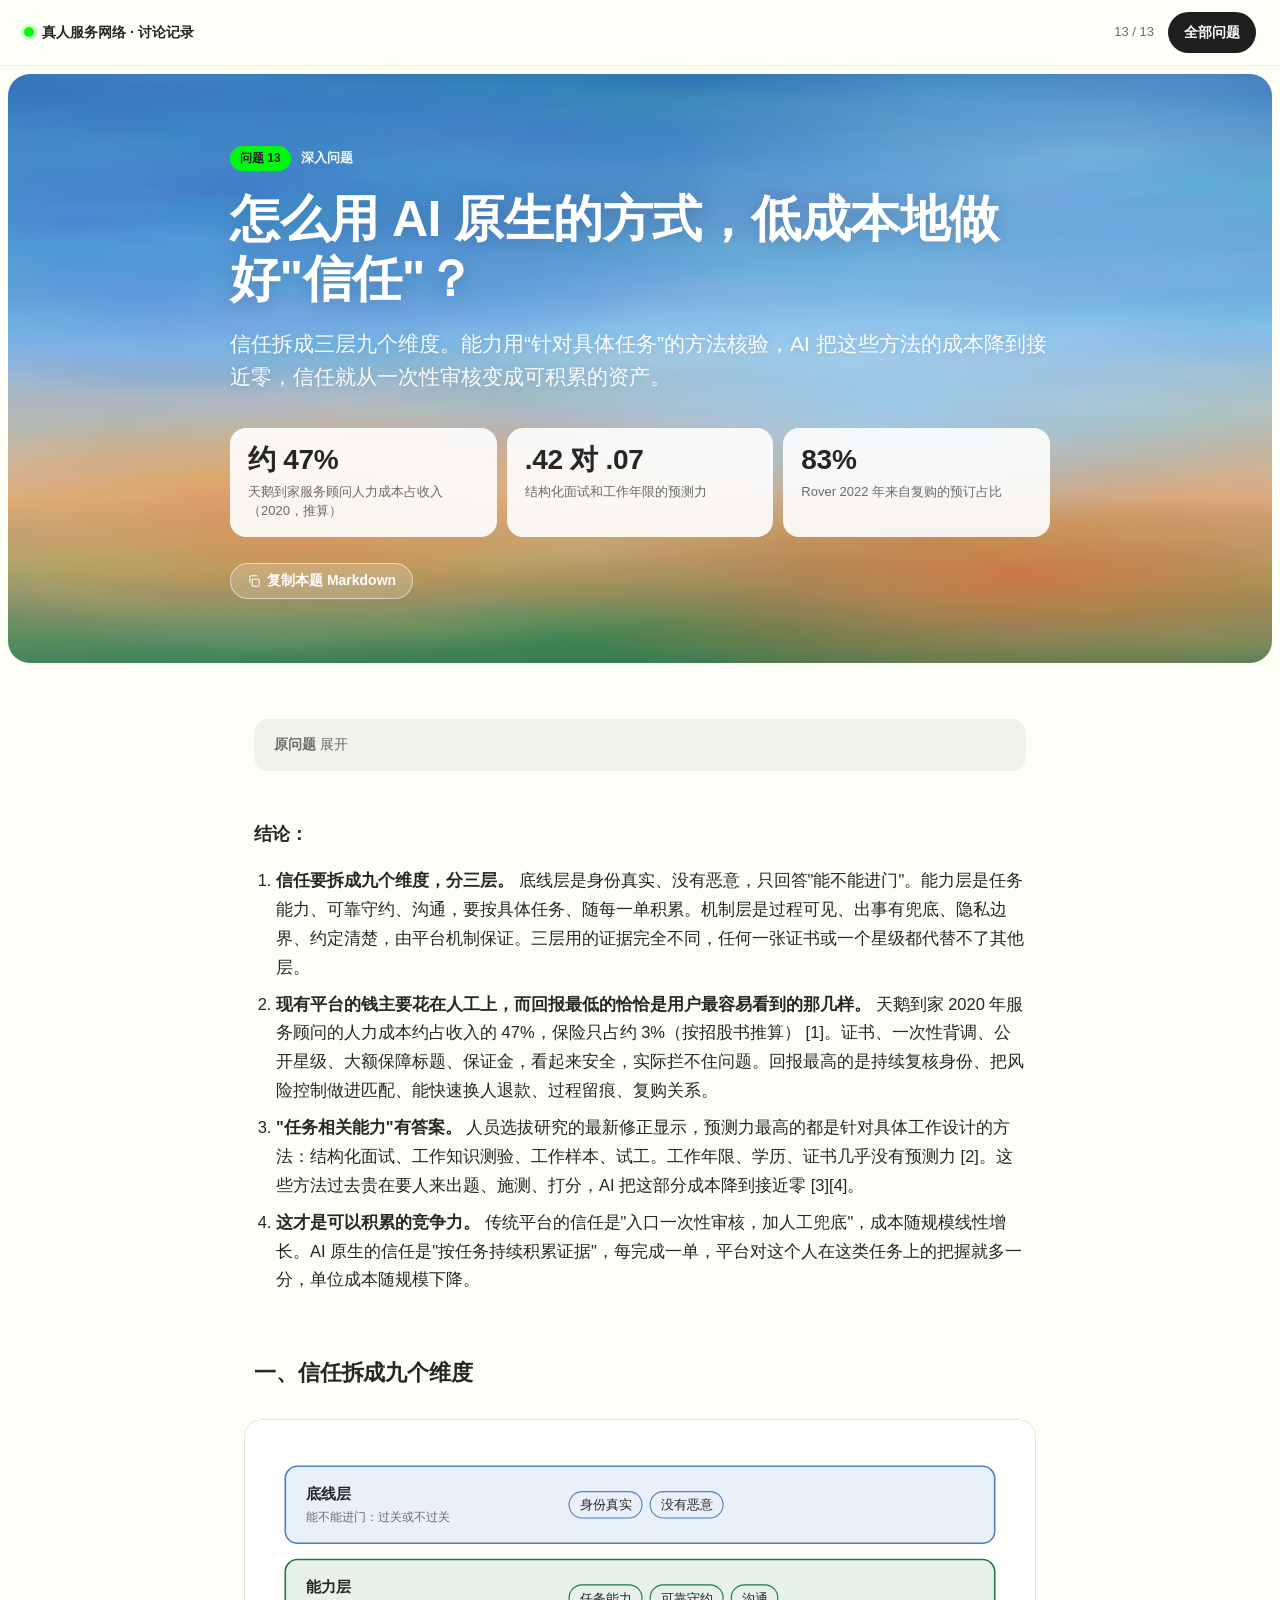
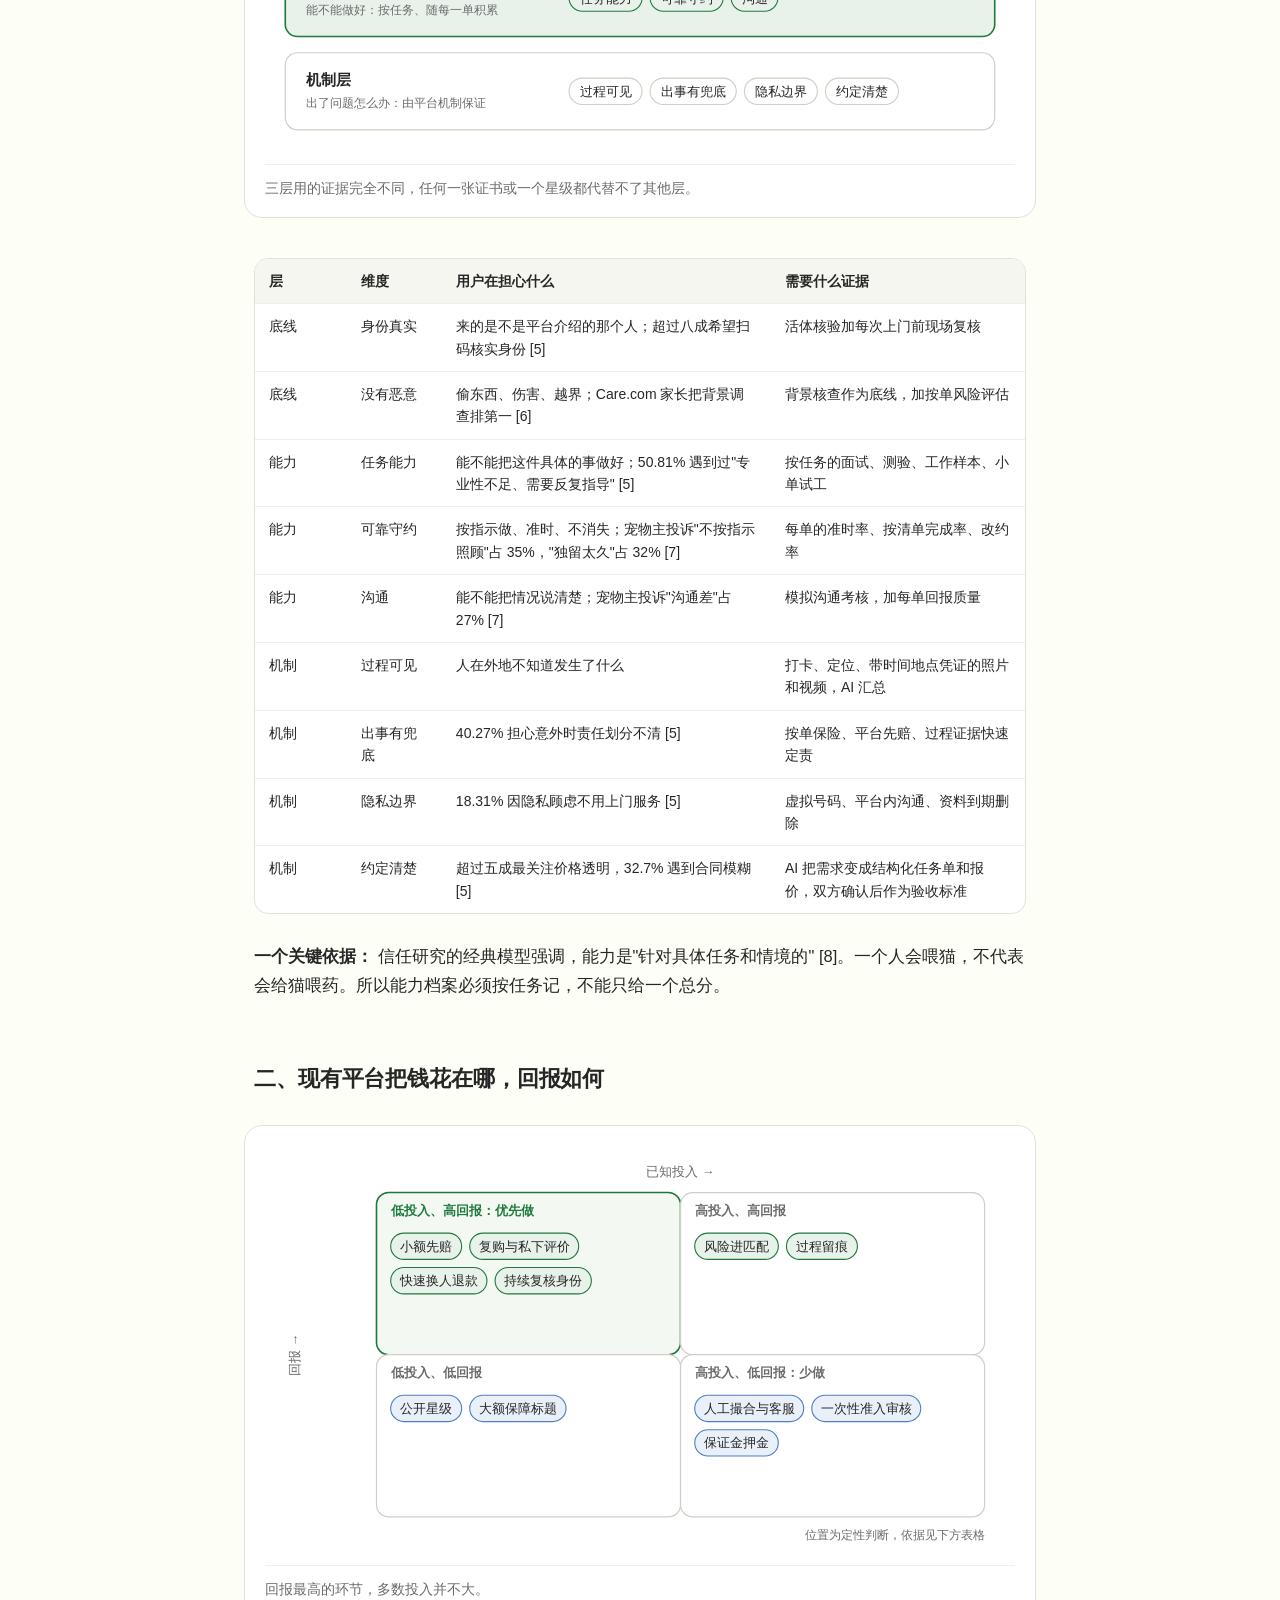
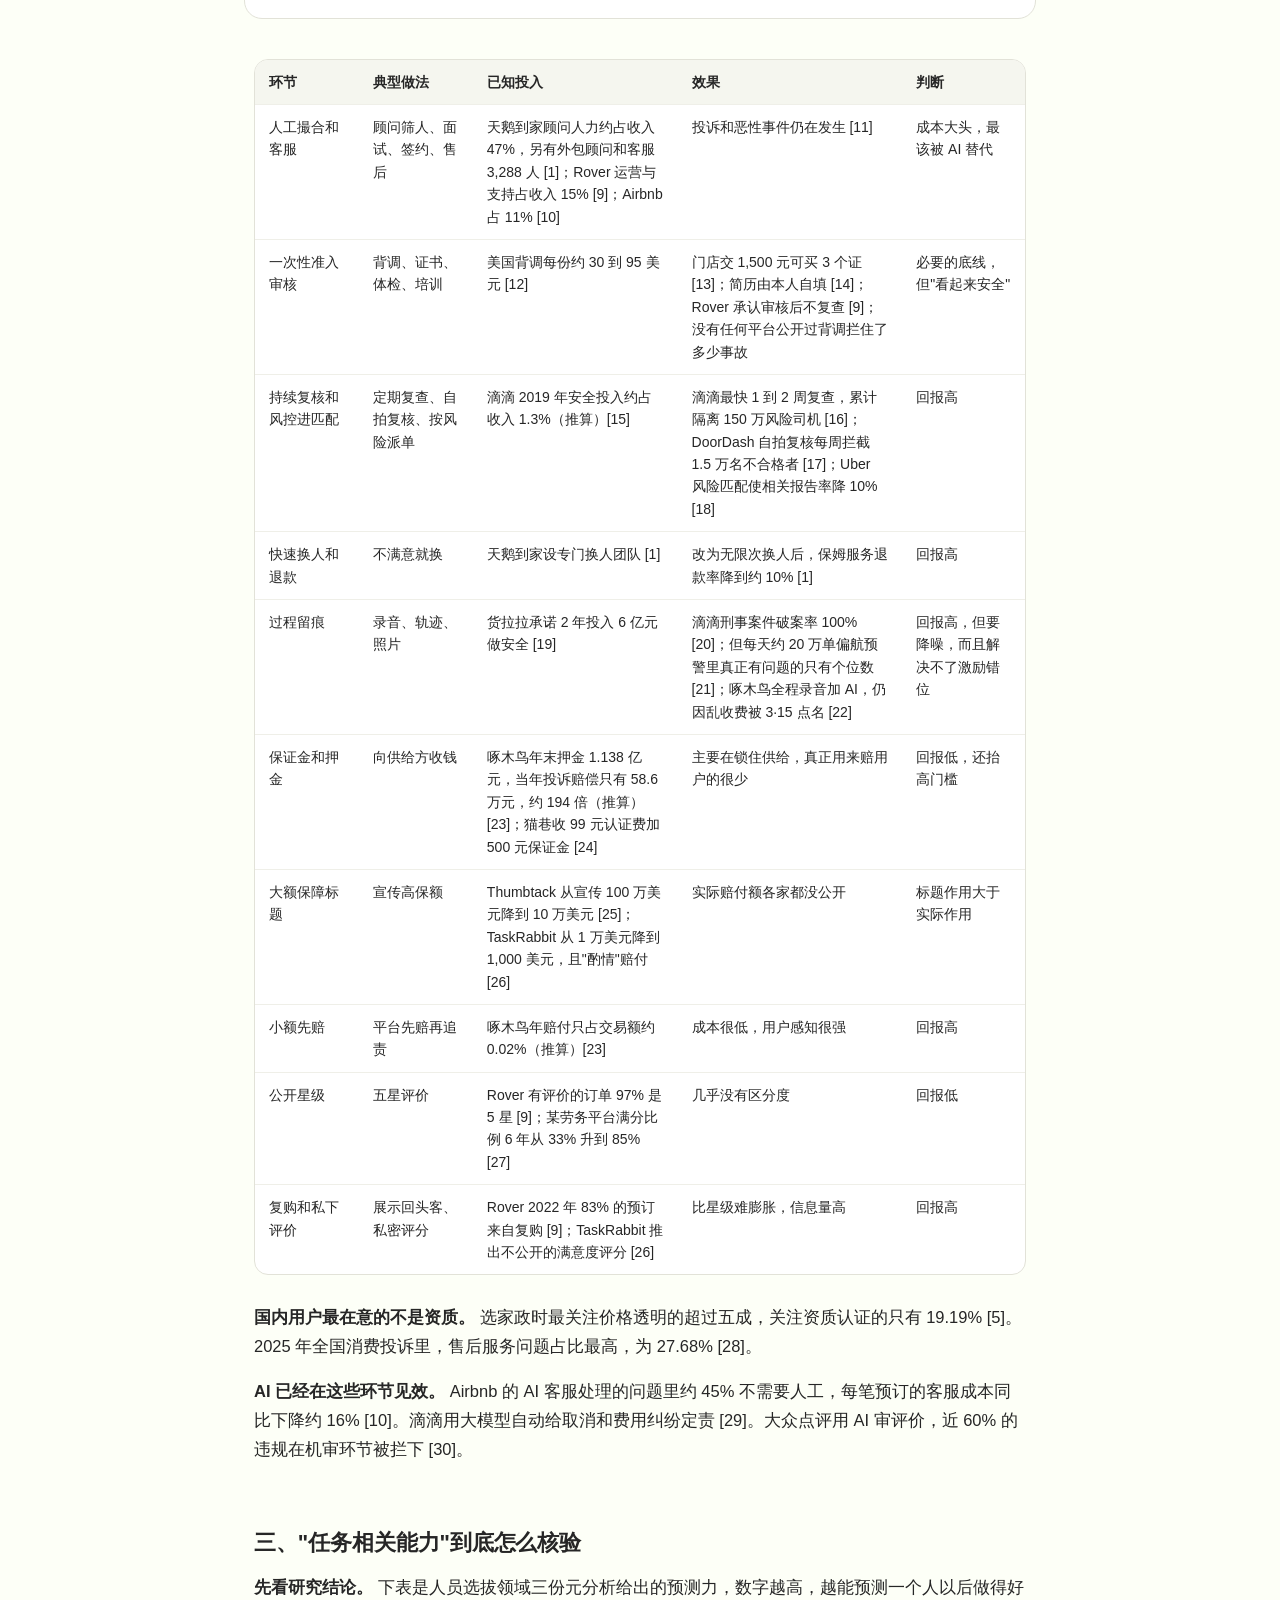
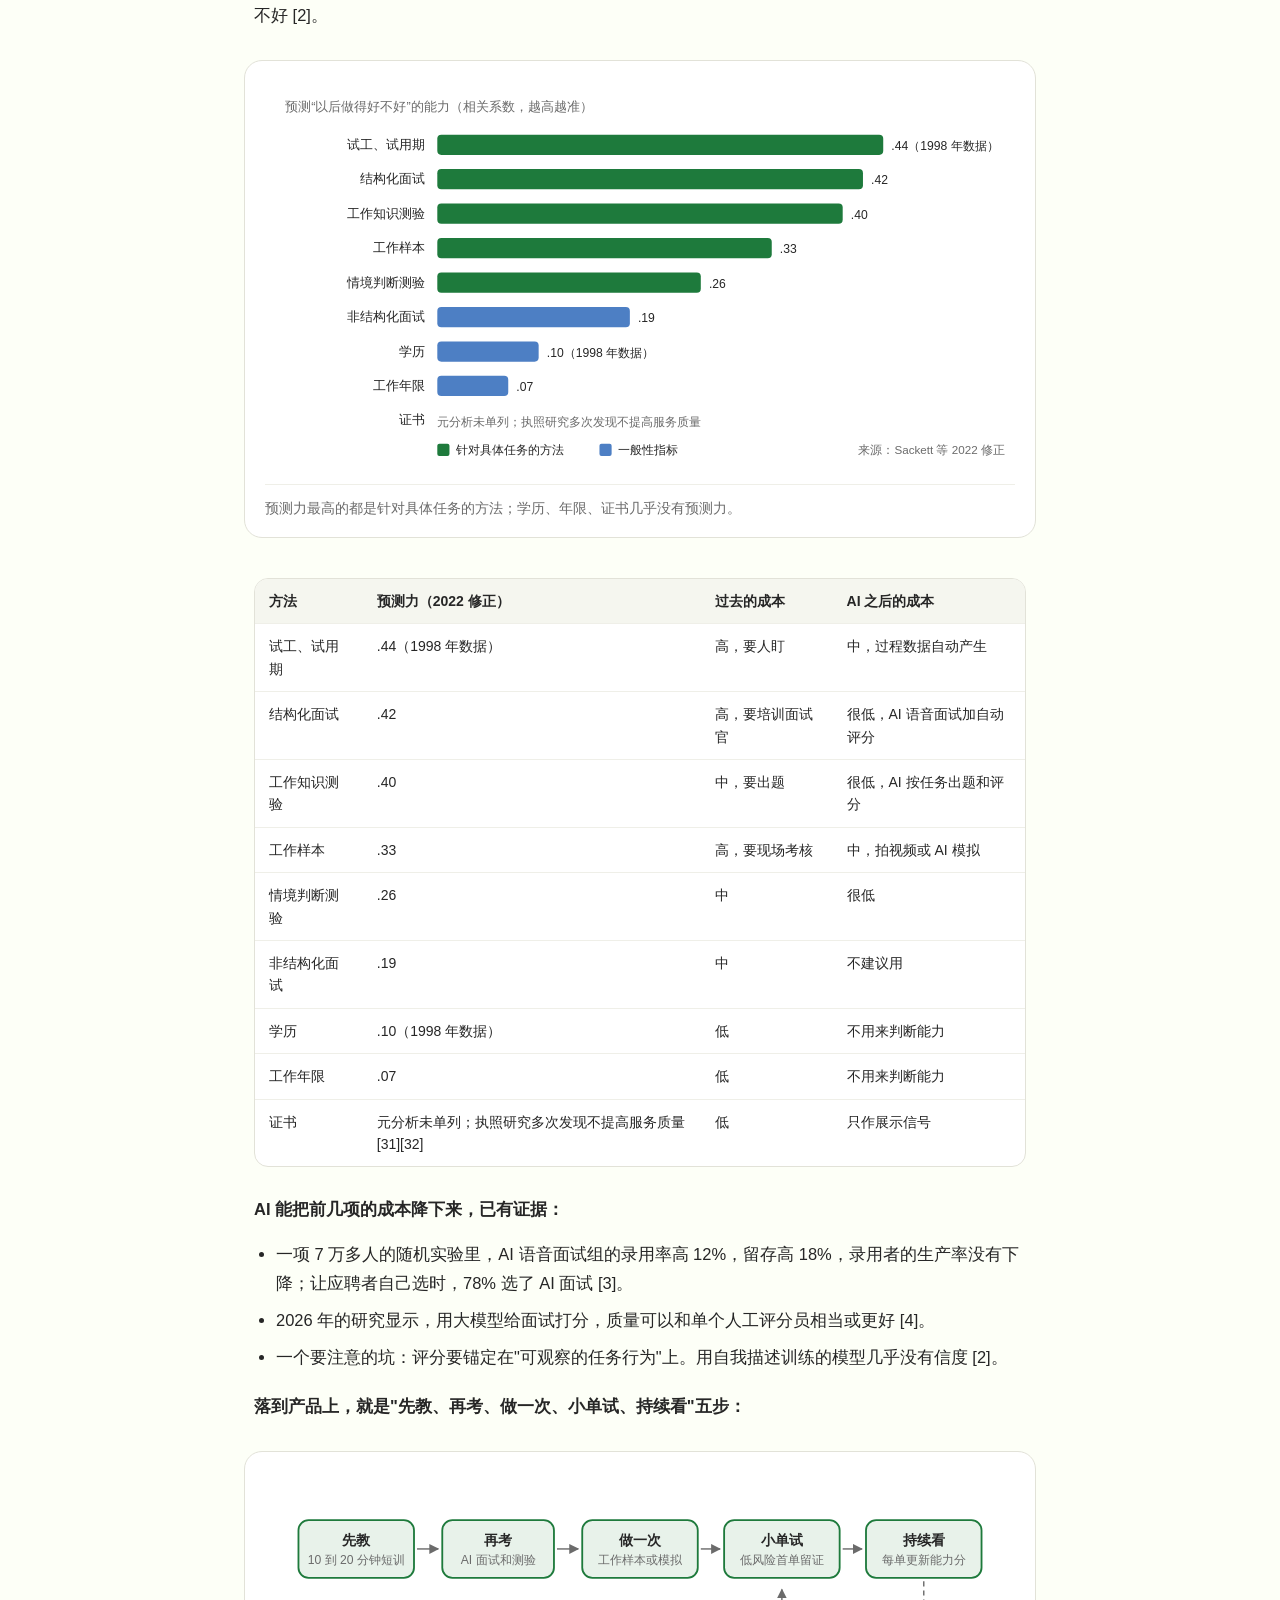
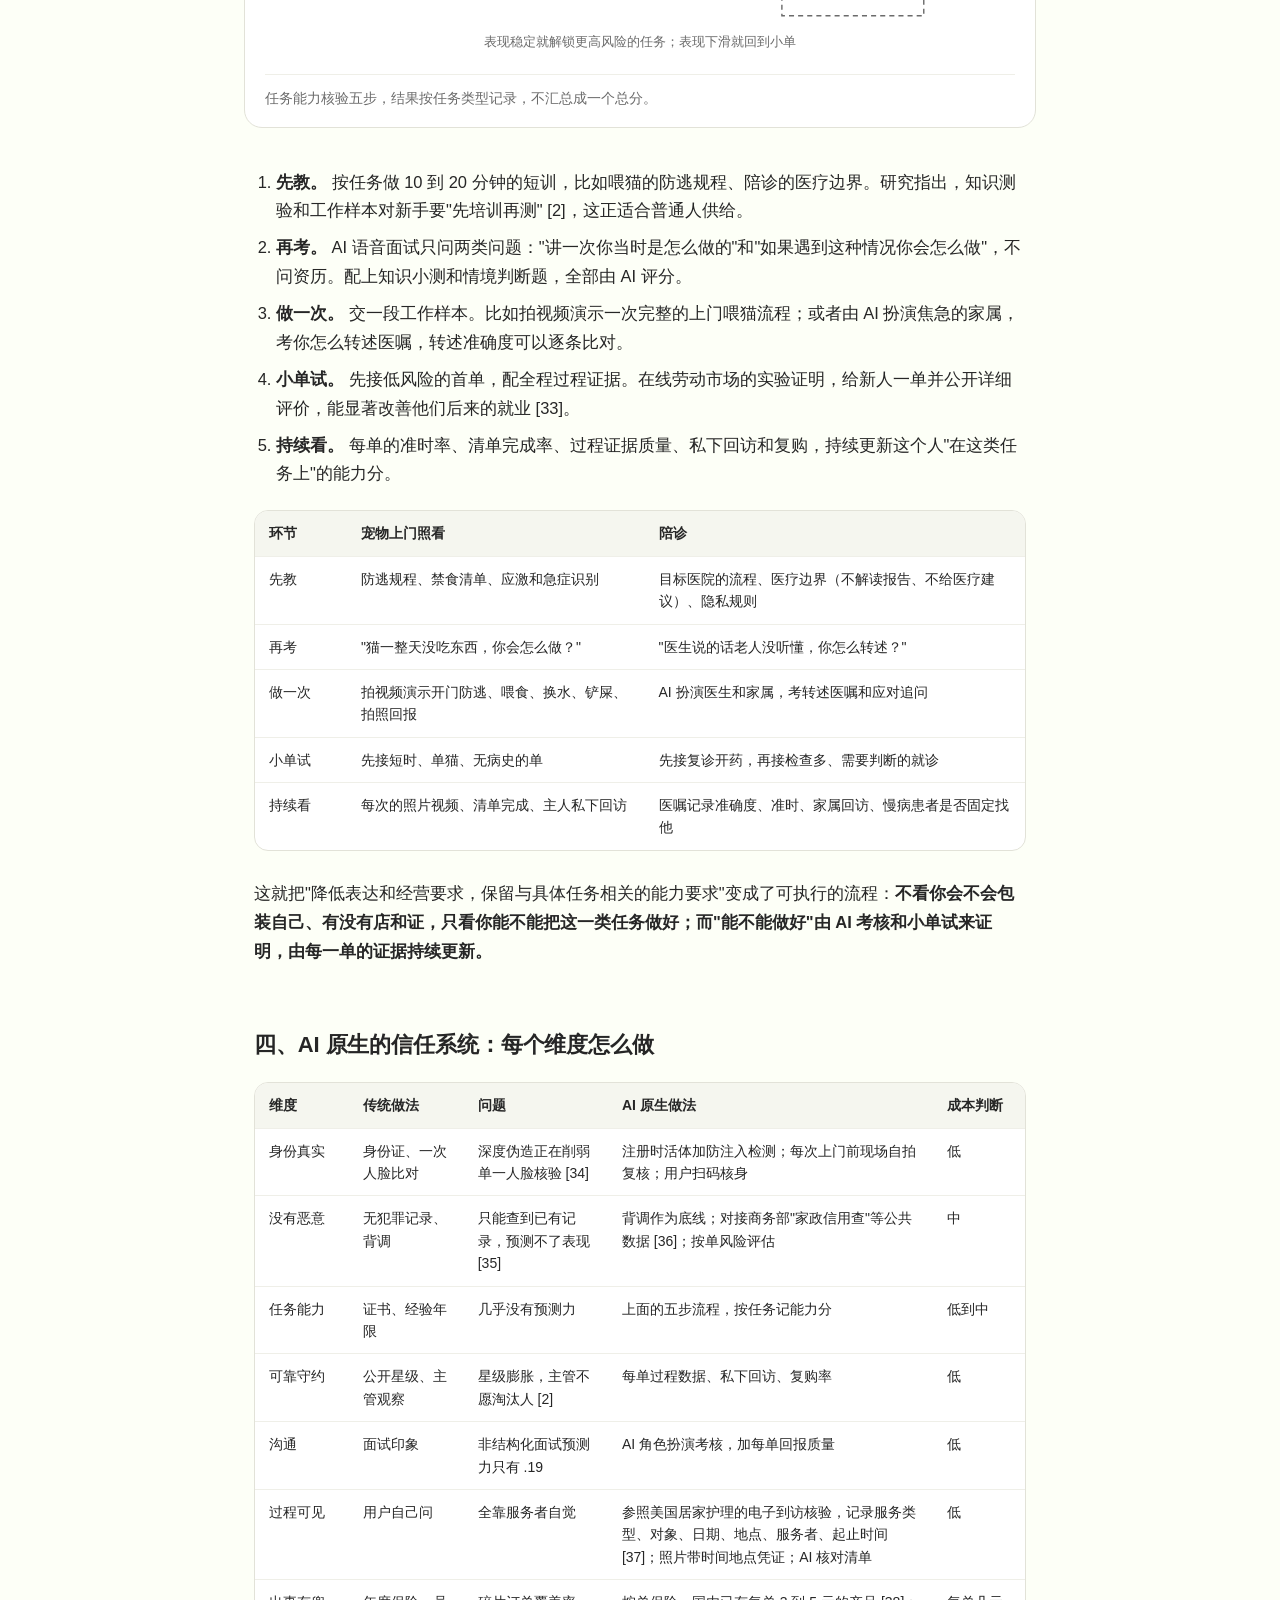
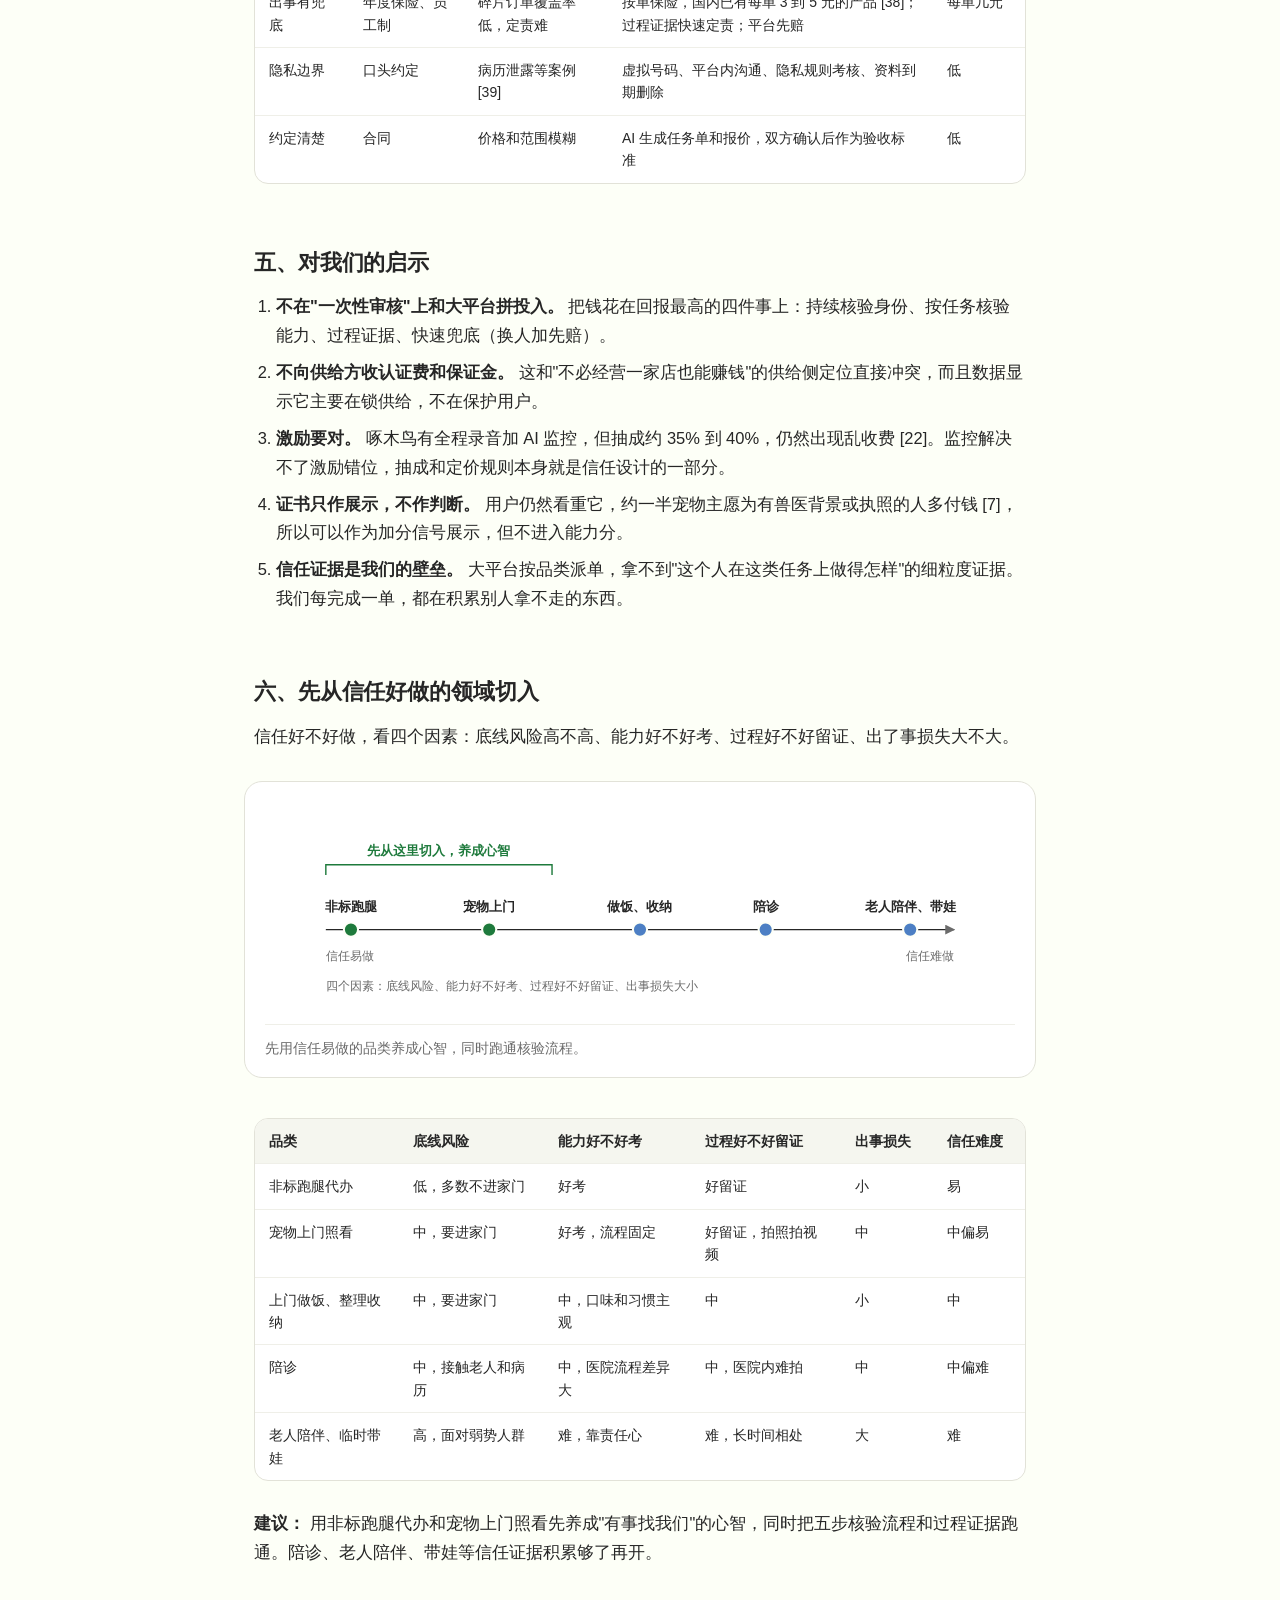
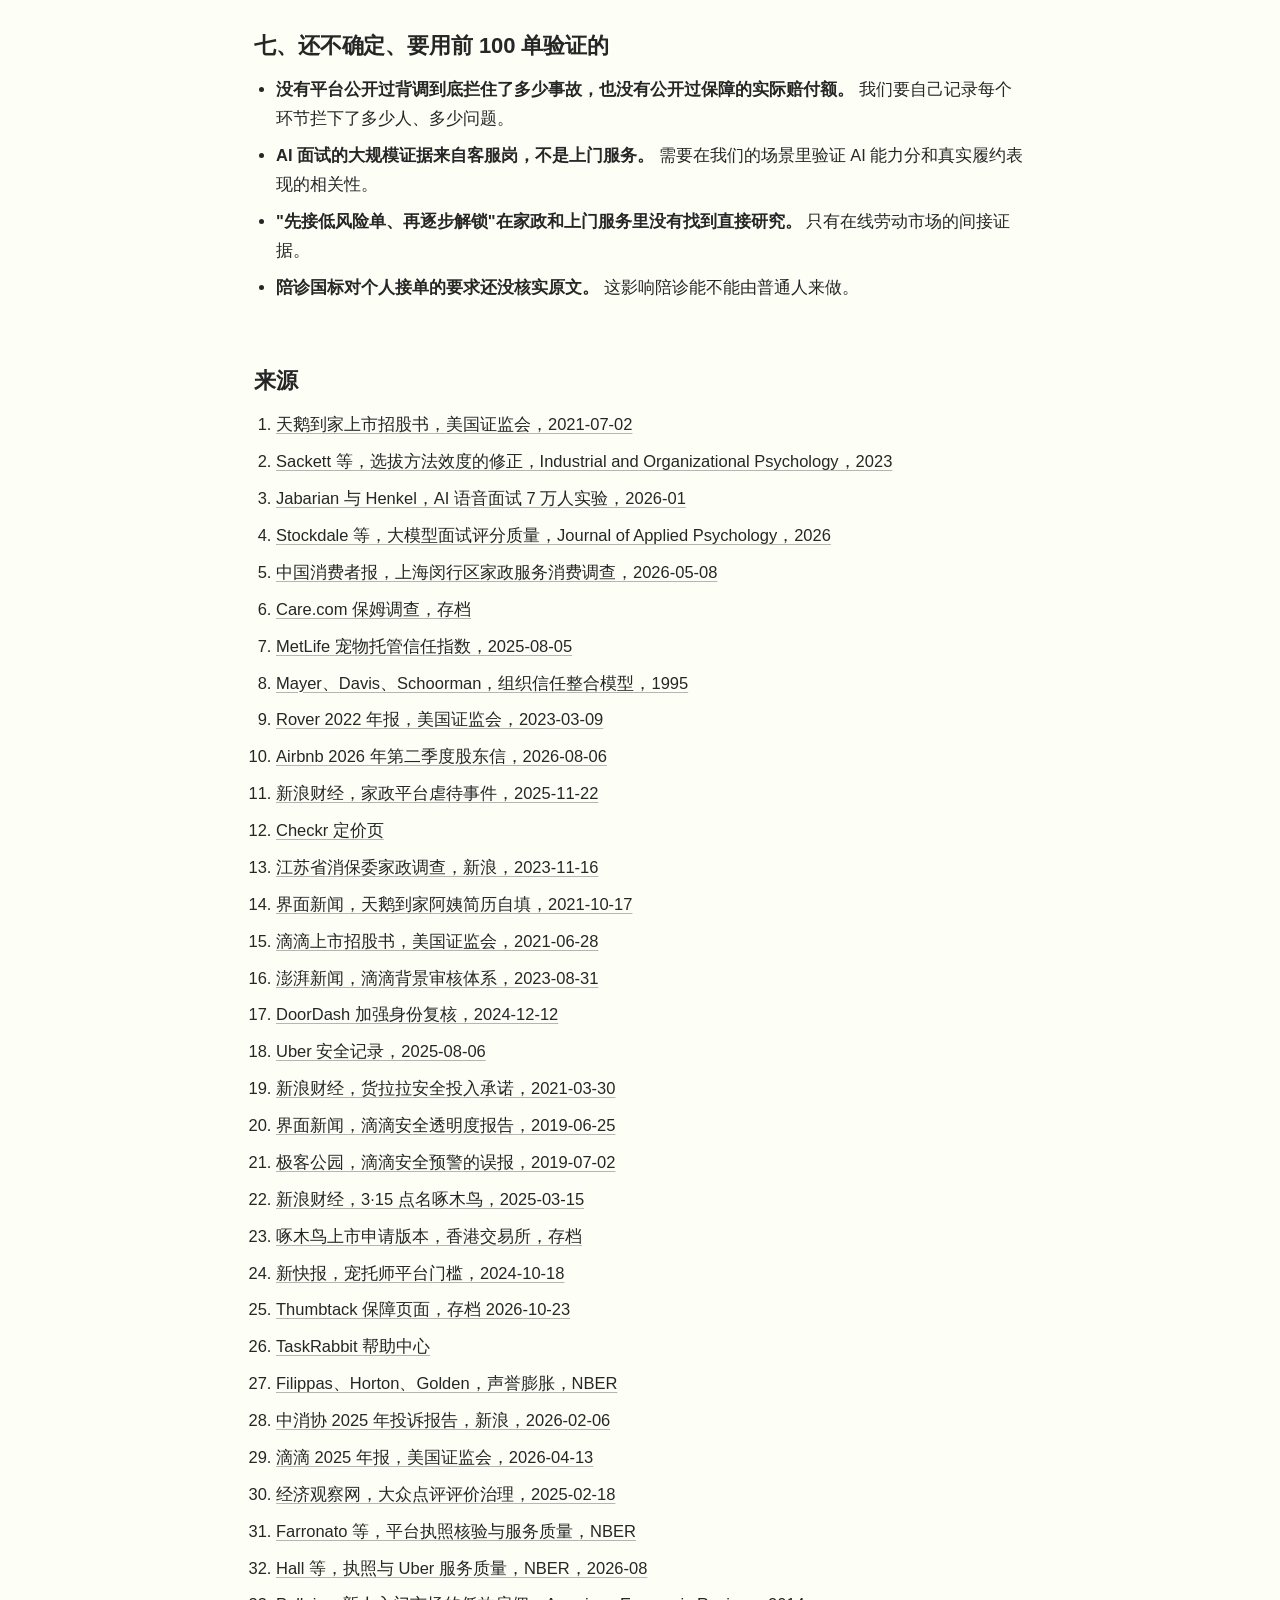
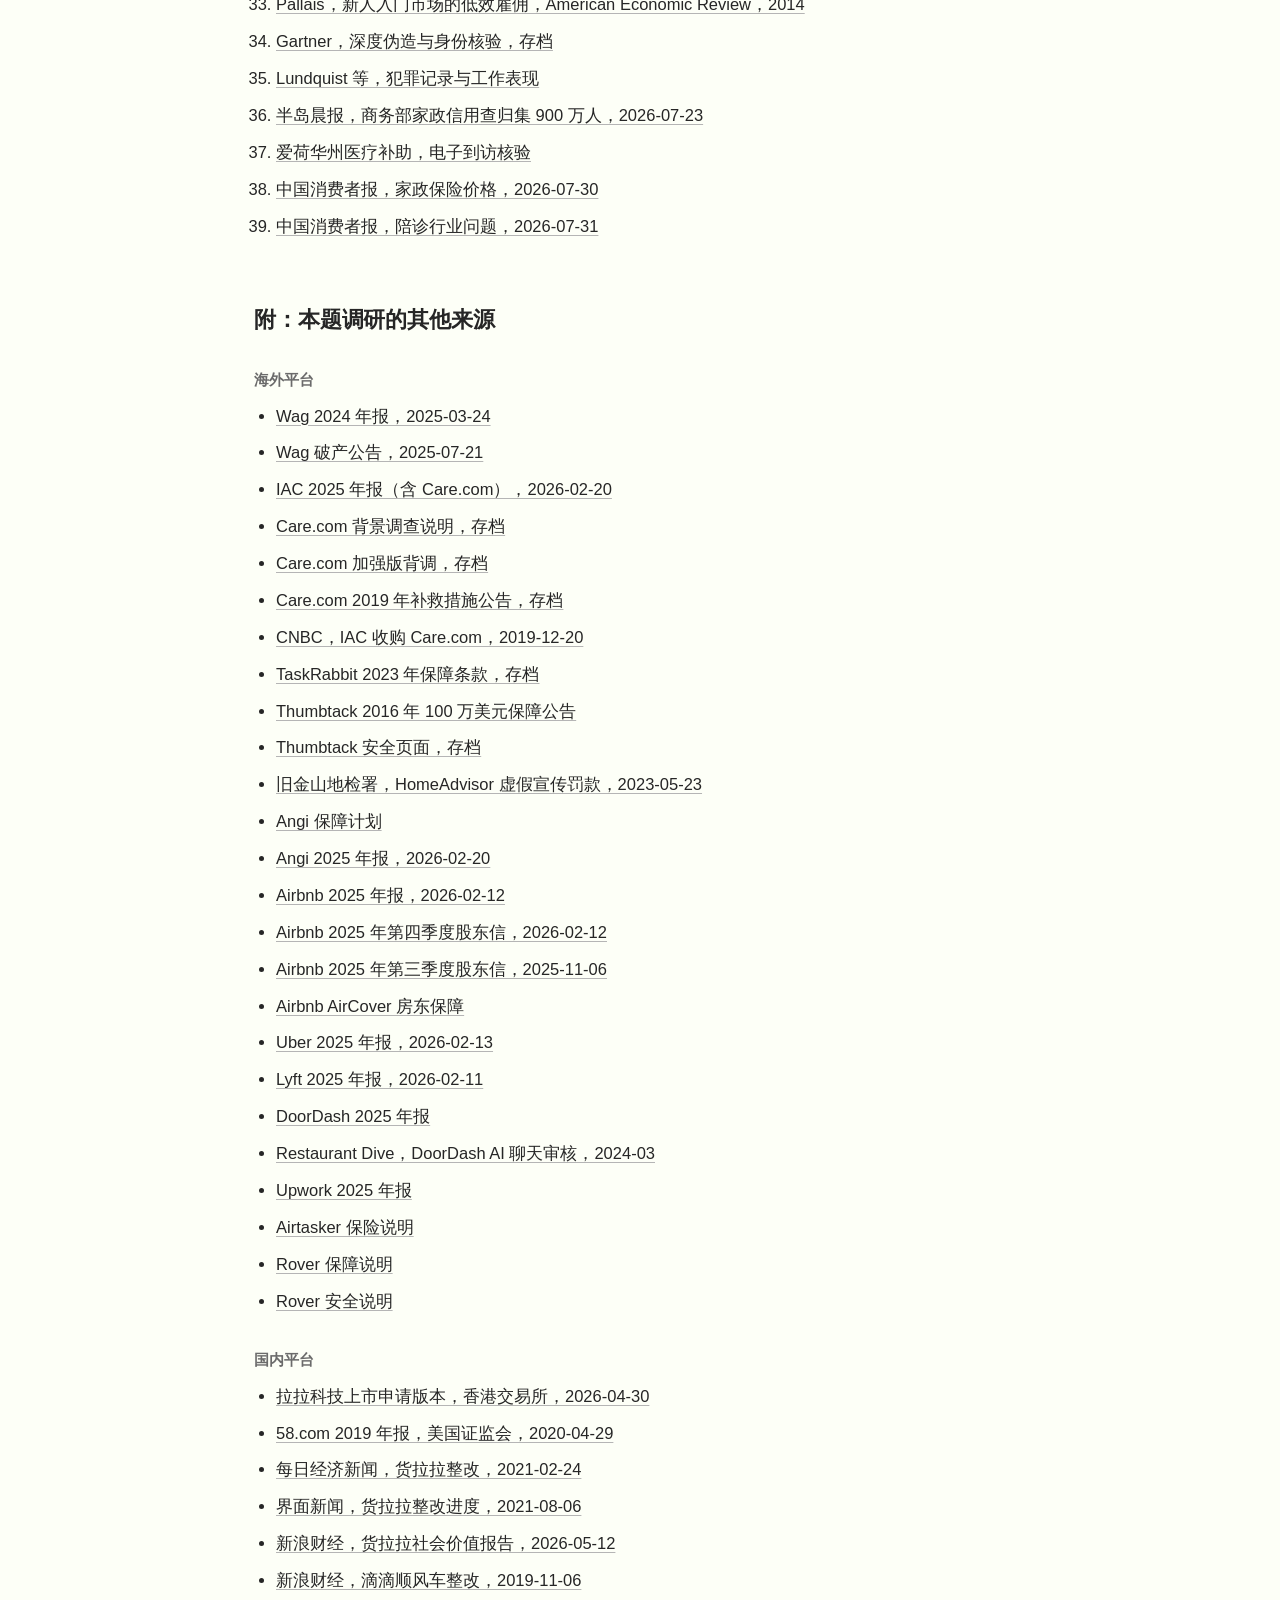
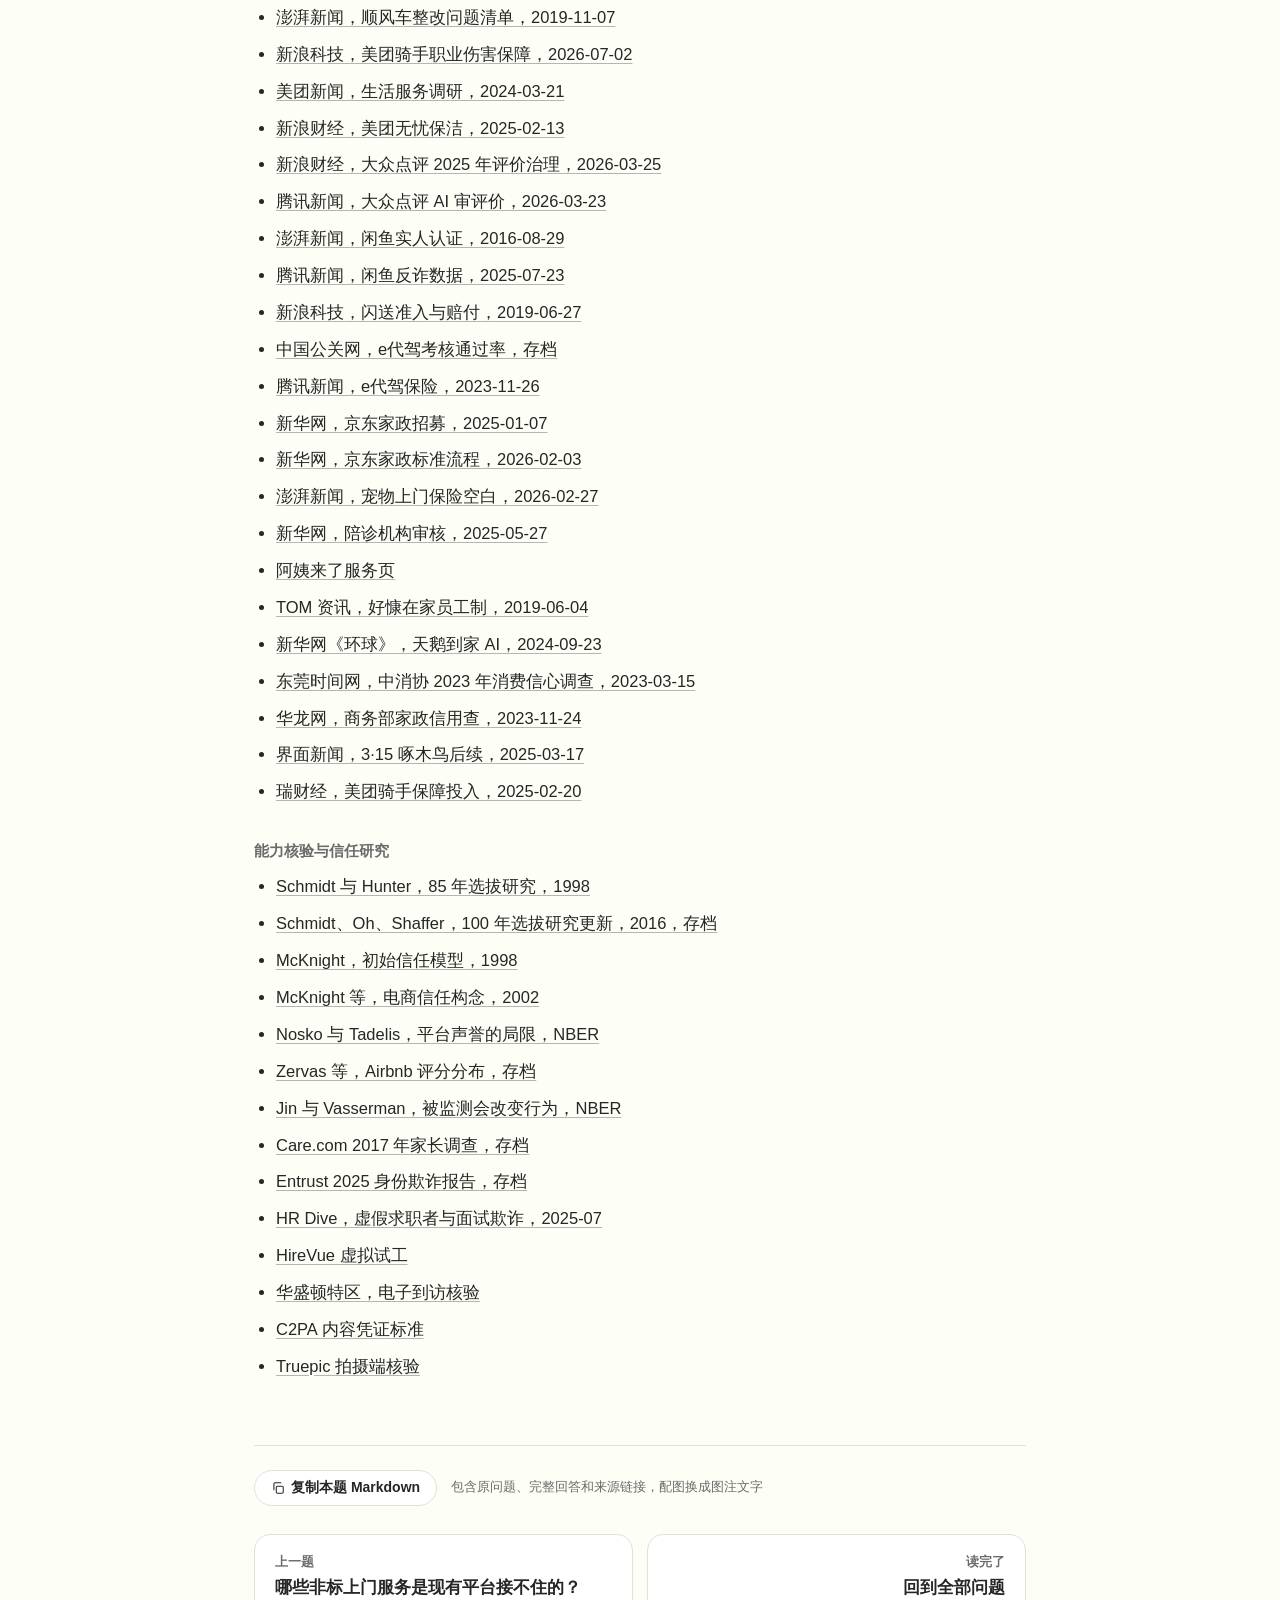
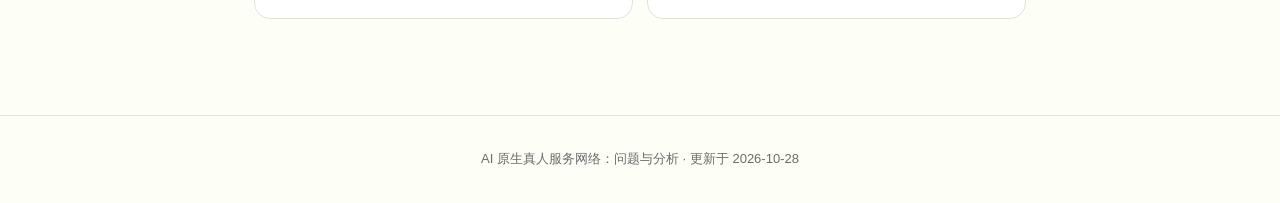
<file: q13.html>
<!DOCTYPE html>
<html lang="zh-CN"><head>
<meta charset="utf-8"><meta name="viewport" content="width=device-width, initial-scale=1">
<meta name="robots" content="noindex, nofollow">
<title>13 怎么用 AI 原生的方式，低成本地做好&quot;信任&quot;？</title>
<link rel="stylesheet" href="style.css">
</head><body>
<nav class="nav"><a class="brand" href="index.html"><i></i>真人服务网络 · 讨论记录</a>
<div class="nav-right"><span class="nav-count">13 / 13</span><a class="pill dark" href="index.html#index">全部问题</a></div></nav>
<header class="q-header">
<p class="eyebrow-q"><span class="tag">问题 13</span>深入问题</p>
<h1>怎么用 AI 原生的方式，低成本地做好&quot;信任&quot;？</h1>
<p class="deck">信任拆成三层九个维度。能力用“针对具体任务”的方法核验，AI 把这些方法的成本降到接近零，信任就从一次性审核变成可积累的资产。</p>
<div class="stats"><div class="stat"><b>约 47%</b><span>天鹅到家服务顾问人力成本占收入（2020，推算）</span></div><div class="stat"><b>.42 对 .07</b><span>结构化面试和工作年限的预测力</span></div><div class="stat"><b>83%</b><span>Rover 2022 年来自复购的预订占比</span></div></div>
<div class="q-actions"><button type="button" class="copy-btn on-paint" data-copy="md-q" data-label="复制本题 Markdown">复制本题 Markdown</button></div>
</header>
<main class="q-main">
<details class="ask"><summary>原问题</summary><p>我对这个产品主要的构想是这样的：需求侧可以承担主品牌心智：生活里有件事需要真人帮忙，来正好找合适的人，把事情安排清楚。供给侧则承载很重要的创新：不必经营一家店，也能把自己能做、愿意做的事变成收入。我现在其实最核心的是做好让用户怎么信任平台给他安排的这个人，我们需要将信任拆得更细（有哪些维度），本质上我们是一个让用户能够放心把事情交给平台来做的产品，不是抓用户的注意力。对于怎么做&quot;信任&quot;，能想到的传统做法感觉都是运营成本很高但也不能百分百保证的事情（例如一个人有资质并不能证明他就能服务得很好），我想用 AI native 的方法看看能不能降低做&quot;信任&quot;的成本，我觉得这才是我们这个企业持续有竞争力的根本。例如&quot;降低表达和经营要求，保留与具体任务相关的能力要求&quot;这种表述还是很模糊，怎么核验能力要求还是没有本质解决。当然我们最开始切入的时候也可以选择&quot;信任&quot;相对好做的领域，主要是把用户心智培养起来。请调研已有的这些平台都把精力和成本花在什么环节，收益如何，哪些地方值得改进，在 AI 驱动下哪些地方可以调整。</p></details>
<article class="answer"><p><strong>结论：</strong></p>
<ol>
<li><strong>信任要拆成九个维度，分三层。</strong> 底线层是身份真实、没有恶意，只回答"能不能进门"。能力层是任务能力、可靠守约、沟通，要按具体任务、随每一单积累。机制层是过程可见、出事有兜底、隐私边界、约定清楚，由平台机制保证。三层用的证据完全不同，任何一张证书或一个星级都代替不了其他层。</li>
<li><strong>现有平台的钱主要花在人工上，而回报最低的恰恰是用户最容易看到的那几样。</strong> 天鹅到家 2020 年服务顾问的人力成本约占收入的 47%，保险只占约 3%（按招股书推算） [1]。证书、一次性背调、公开星级、大额保障标题、保证金，看起来安全，实际拦不住问题。回报最高的是持续复核身份、把风险控制做进匹配、能快速换人退款、过程留痕、复购关系。</li>
<li><strong>"任务相关能力"有答案。</strong> 人员选拔研究的最新修正显示，预测力最高的都是针对具体工作设计的方法：结构化面试、工作知识测验、工作样本、试工。工作年限、学历、证书几乎没有预测力 [2]。这些方法过去贵在要人来出题、施测、打分，AI 把这部分成本降到接近零 [3][4]。</li>
<li><strong>这才是可以积累的竞争力。</strong> 传统平台的信任是"入口一次性审核，加人工兜底"，成本随规模线性增长。AI 原生的信任是"按任务持续积累证据"，每完成一单，平台对这个人在这类任务上的把握就多一分，单位成本随规模下降。</li>
</ol>
<h3>一、信任拆成九个维度</h3>
<figure class="fig"><svg viewBox="0 0 740 300" role="img" aria-label="信任分三层九个维度" xmlns="http://www.w3.org/2000/svg"><defs><marker id="ah" viewBox="0 0 10 10" refX="9" refY="5" markerWidth="7" markerHeight="7" orient="auto-start-reverse"><path d="M0 0L10 5L0 10z" fill="#6b6b6b"/></marker></defs><rect x="20.0" y="20.0" width="700.0" height="76.0" rx="12" fill="#eaf0f9" stroke="#4d7fc4" stroke-width="1.6"/><text x="40.0" y="52.0" font-size="15" fill="#262626" text-anchor="start" font-weight="600">底线层</text><text x="40.0" y="74.0" font-size="12" fill="#6b6b6b" text-anchor="start" font-weight="400">能不能进门：过关或不过关</text><rect x="300.0" y="45.0" width="72.0" height="26.0" rx="13" fill="#eaf0f9" stroke="#4d7fc4" stroke-width="1.1"/><text x="336.0" y="62.5" font-size="13" fill="#262626" text-anchor="middle" font-weight="400">身份真实</text><rect x="380.0" y="45.0" width="72.0" height="26.0" rx="13" fill="#eaf0f9" stroke="#4d7fc4" stroke-width="1.1"/><text x="416.0" y="62.5" font-size="13" fill="#262626" text-anchor="middle" font-weight="400">没有恶意</text><rect x="20.0" y="112.0" width="700.0" height="76.0" rx="12" fill="#e8f2ea" stroke="#1e7a3c" stroke-width="1.6"/><text x="40.0" y="144.0" font-size="15" fill="#262626" text-anchor="start" font-weight="600">能力层</text><text x="40.0" y="166.0" font-size="12" fill="#6b6b6b" text-anchor="start" font-weight="400">能不能做好：按任务、随每一单积累</text><rect x="300.0" y="137.0" width="72.0" height="26.0" rx="13" fill="#e8f2ea" stroke="#1e7a3c" stroke-width="1.1"/><text x="336.0" y="154.5" font-size="13" fill="#262626" text-anchor="middle" font-weight="400">任务能力</text><rect x="380.0" y="137.0" width="72.0" height="26.0" rx="13" fill="#e8f2ea" stroke="#1e7a3c" stroke-width="1.1"/><text x="416.0" y="154.5" font-size="13" fill="#262626" text-anchor="middle" font-weight="400">可靠守约</text><rect x="460.0" y="137.0" width="46.0" height="26.0" rx="13" fill="#e8f2ea" stroke="#1e7a3c" stroke-width="1.1"/><text x="483.0" y="154.5" font-size="13" fill="#262626" text-anchor="middle" font-weight="400">沟通</text><rect x="20.0" y="204.0" width="700.0" height="76.0" rx="12" fill="#ffffff" stroke="#cfcfc6" stroke-width="1.2"/><text x="40.0" y="236.0" font-size="15" fill="#262626" text-anchor="start" font-weight="600">机制层</text><text x="40.0" y="258.0" font-size="12" fill="#6b6b6b" text-anchor="start" font-weight="400">出了问题怎么办：由平台机制保证</text><rect x="300.0" y="229.0" width="72.0" height="26.0" rx="13" fill="#ffffff" stroke="#cfcfc6" stroke-width="1.1"/><text x="336.0" y="246.5" font-size="13" fill="#262626" text-anchor="middle" font-weight="400">过程可见</text><rect x="380.0" y="229.0" width="85.0" height="26.0" rx="13" fill="#ffffff" stroke="#cfcfc6" stroke-width="1.1"/><text x="422.5" y="246.5" font-size="13" fill="#262626" text-anchor="middle" font-weight="400">出事有兜底</text><rect x="473.0" y="229.0" width="72.0" height="26.0" rx="13" fill="#ffffff" stroke="#cfcfc6" stroke-width="1.1"/><text x="509.0" y="246.5" font-size="13" fill="#262626" text-anchor="middle" font-weight="400">隐私边界</text><rect x="553.0" y="229.0" width="72.0" height="26.0" rx="13" fill="#ffffff" stroke="#cfcfc6" stroke-width="1.1"/><text x="589.0" y="246.5" font-size="13" fill="#262626" text-anchor="middle" font-weight="400">约定清楚</text></svg><figcaption>三层用的证据完全不同，任何一张证书或一个星级都代替不了其他层。</figcaption></figure>
<div class="table-wrap"><table>
<thead>
<tr>
<th>层</th>
<th>维度</th>
<th>用户在担心什么</th>
<th>需要什么证据</th>
</tr>
</thead>
<tbody>
<tr>
<td>底线</td>
<td>身份真实</td>
<td>来的是不是平台介绍的那个人；超过八成希望扫码核实身份 [5]</td>
<td>活体核验加每次上门前现场复核</td>
</tr>
<tr>
<td>底线</td>
<td>没有恶意</td>
<td>偷东西、伤害、越界；Care.com 家长把背景调查排第一 [6]</td>
<td>背景核查作为底线，加按单风险评估</td>
</tr>
<tr>
<td>能力</td>
<td>任务能力</td>
<td>能不能把这件具体的事做好；50.81% 遇到过"专业性不足、需要反复指导" [5]</td>
<td>按任务的面试、测验、工作样本、小单试工</td>
</tr>
<tr>
<td>能力</td>
<td>可靠守约</td>
<td>按指示做、准时、不消失；宠物主投诉"不按指示照顾"占 35%，"独留太久"占 32% [7]</td>
<td>每单的准时率、按清单完成率、改约率</td>
</tr>
<tr>
<td>能力</td>
<td>沟通</td>
<td>能不能把情况说清楚；宠物主投诉"沟通差"占 27% [7]</td>
<td>模拟沟通考核，加每单回报质量</td>
</tr>
<tr>
<td>机制</td>
<td>过程可见</td>
<td>人在外地不知道发生了什么</td>
<td>打卡、定位、带时间地点凭证的照片和视频，AI 汇总</td>
</tr>
<tr>
<td>机制</td>
<td>出事有兜底</td>
<td>40.27% 担心意外时责任划分不清 [5]</td>
<td>按单保险、平台先赔、过程证据快速定责</td>
</tr>
<tr>
<td>机制</td>
<td>隐私边界</td>
<td>18.31% 因隐私顾虑不用上门服务 [5]</td>
<td>虚拟号码、平台内沟通、资料到期删除</td>
</tr>
<tr>
<td>机制</td>
<td>约定清楚</td>
<td>超过五成最关注价格透明，32.7% 遇到合同模糊 [5]</td>
<td>AI 把需求变成结构化任务单和报价，双方确认后作为验收标准</td>
</tr>
</tbody>
</table></div>
<p><strong>一个关键依据：</strong> 信任研究的经典模型强调，能力是"针对具体任务和情境的" [8]。一个人会喂猫，不代表会给猫喂药。所以能力档案必须按任务记，不能只给一个总分。</p>
<h3>二、现有平台把钱花在哪，回报如何</h3>
<figure class="fig"><svg viewBox="0 0 740 394" role="img" aria-label="信任投入的回报：低投入高回报的环节应优先做" xmlns="http://www.w3.org/2000/svg"><defs><marker id="ah" viewBox="0 0 10 10" refX="9" refY="5" markerWidth="7" markerHeight="7" orient="auto-start-reverse"><path d="M0 0L10 5L0 10z" fill="#6b6b6b"/></marker></defs><text x="410.0" y="24.0" font-size="12.5" fill="#6b6b6b" text-anchor="middle" font-weight="400">已知投入 →</text><text x="34" y="200.0" font-size="12.5" fill="#6b6b6b" transform="rotate(-90 34 200.0)" text-anchor="middle">回报 →</text><rect x="110.0" y="40.0" width="300.0" height="160.0" rx="12" fill="#f3f8f2" stroke="#1e7a3c" stroke-width="1.6"/><rect x="410.0" y="40.0" width="300.0" height="160.0" rx="12" fill="#ffffff" stroke="#cfcfc6" stroke-width="1.2"/><rect x="110.0" y="200.0" width="300.0" height="160.0" rx="12" fill="#ffffff" stroke="#cfcfc6" stroke-width="1.2"/><rect x="410.0" y="200.0" width="300.0" height="160.0" rx="12" fill="#ffffff" stroke="#cfcfc6" stroke-width="1.2"/><text x="124.0" y="62.0" font-size="12.5" fill="#1e7a3c" text-anchor="start" font-weight="600">低投入、高回报：优先做</text><text x="424.0" y="62.0" font-size="12.5" fill="#6b6b6b" text-anchor="start" font-weight="600">高投入、高回报</text><text x="124.0" y="222.0" font-size="12.5" fill="#6b6b6b" text-anchor="start" font-weight="600">低投入、低回报</text><text x="424.0" y="222.0" font-size="12.5" fill="#6b6b6b" text-anchor="start" font-weight="600">高投入、低回报：少做</text><rect x="124.0" y="80.0" width="70.0" height="26.0" rx="13" fill="#e8f2ea" stroke="#1e7a3c" stroke-width="1.1"/><text x="159.0" y="97.5" font-size="12.5" fill="#262626" text-anchor="middle" font-weight="400">小额先赔</text><rect x="202.0" y="80.0" width="107.5" height="26.0" rx="13" fill="#e8f2ea" stroke="#1e7a3c" stroke-width="1.1"/><text x="255.8" y="97.5" font-size="12.5" fill="#262626" text-anchor="middle" font-weight="400">复购与私下评价</text><rect x="124.0" y="114.0" width="95.0" height="26.0" rx="13" fill="#e8f2ea" stroke="#1e7a3c" stroke-width="1.1"/><text x="171.5" y="131.5" font-size="12.5" fill="#262626" text-anchor="middle" font-weight="400">快速换人退款</text><rect x="227.0" y="114.0" width="95.0" height="26.0" rx="13" fill="#e8f2ea" stroke="#1e7a3c" stroke-width="1.1"/><text x="274.5" y="131.5" font-size="12.5" fill="#262626" text-anchor="middle" font-weight="400">持续复核身份</text><rect x="424.0" y="80.0" width="82.5" height="26.0" rx="13" fill="#e8f2ea" stroke="#1e7a3c" stroke-width="1.1"/><text x="465.2" y="97.5" font-size="12.5" fill="#262626" text-anchor="middle" font-weight="400">风险进匹配</text><rect x="514.5" y="80.0" width="70.0" height="26.0" rx="13" fill="#e8f2ea" stroke="#1e7a3c" stroke-width="1.1"/><text x="549.5" y="97.5" font-size="12.5" fill="#262626" text-anchor="middle" font-weight="400">过程留痕</text><rect x="124.0" y="240.0" width="70.0" height="26.0" rx="13" fill="#eaf0f9" stroke="#4d7fc4" stroke-width="1.1"/><text x="159.0" y="257.5" font-size="12.5" fill="#262626" text-anchor="middle" font-weight="400">公开星级</text><rect x="202.0" y="240.0" width="95.0" height="26.0" rx="13" fill="#eaf0f9" stroke="#4d7fc4" stroke-width="1.1"/><text x="249.5" y="257.5" font-size="12.5" fill="#262626" text-anchor="middle" font-weight="400">大额保障标题</text><rect x="424.0" y="240.0" width="107.5" height="26.0" rx="13" fill="#eaf0f9" stroke="#4d7fc4" stroke-width="1.1"/><text x="477.8" y="257.5" font-size="12.5" fill="#262626" text-anchor="middle" font-weight="400">人工撮合与客服</text><rect x="539.5" y="240.0" width="107.5" height="26.0" rx="13" fill="#eaf0f9" stroke="#4d7fc4" stroke-width="1.1"/><text x="593.2" y="257.5" font-size="12.5" fill="#262626" text-anchor="middle" font-weight="400">一次性准入审核</text><rect x="424.0" y="274.0" width="82.5" height="26.0" rx="13" fill="#eaf0f9" stroke="#4d7fc4" stroke-width="1.1"/><text x="465.2" y="291.5" font-size="12.5" fill="#262626" text-anchor="middle" font-weight="400">保证金押金</text><text x="710.0" y="382.0" font-size="11.5" fill="#6b6b6b" text-anchor="end" font-weight="400">位置为定性判断，依据见下方表格</text></svg><figcaption>回报最高的环节，多数投入并不大。</figcaption></figure>
<div class="table-wrap"><table>
<thead>
<tr>
<th>环节</th>
<th>典型做法</th>
<th>已知投入</th>
<th>效果</th>
<th>判断</th>
</tr>
</thead>
<tbody>
<tr>
<td>人工撮合和客服</td>
<td>顾问筛人、面试、签约、售后</td>
<td>天鹅到家顾问人力约占收入 47%，另有外包顾问和客服 3,288 人 [1]；Rover 运营与支持占收入 15% [9]；Airbnb 占 11% [10]</td>
<td>投诉和恶性事件仍在发生 [11]</td>
<td>成本大头，最该被 AI 替代</td>
</tr>
<tr>
<td>一次性准入审核</td>
<td>背调、证书、体检、培训</td>
<td>美国背调每份约 30 到 95 美元 [12]</td>
<td>门店交 1,500 元可买 3 个证 [13]；简历由本人自填 [14]；Rover 承认审核后不复查 [9]；没有任何平台公开过背调拦住了多少事故</td>
<td>必要的底线，但"看起来安全"</td>
</tr>
<tr>
<td>持续复核和风控进匹配</td>
<td>定期复查、自拍复核、按风险派单</td>
<td>滴滴 2019 年安全投入约占收入 1.3%（推算）[15]</td>
<td>滴滴最快 1 到 2 周复查，累计隔离 150 万风险司机 [16]；DoorDash 自拍复核每周拦截 1.5 万名不合格者 [17]；Uber 风险匹配使相关报告率降 10% [18]</td>
<td>回报高</td>
</tr>
<tr>
<td>快速换人和退款</td>
<td>不满意就换</td>
<td>天鹅到家设专门换人团队 [1]</td>
<td>改为无限次换人后，保姆服务退款率降到约 10% [1]</td>
<td>回报高</td>
</tr>
<tr>
<td>过程留痕</td>
<td>录音、轨迹、照片</td>
<td>货拉拉承诺 2 年投入 6 亿元做安全 [19]</td>
<td>滴滴刑事案件破案率 100% [20]；但每天约 20 万单偏航预警里真正有问题的只有个位数 [21]；啄木鸟全程录音加 AI，仍因乱收费被 3·15 点名 [22]</td>
<td>回报高，但要降噪，而且解决不了激励错位</td>
</tr>
<tr>
<td>保证金和押金</td>
<td>向供给方收钱</td>
<td>啄木鸟年末押金 1.138 亿元，当年投诉赔偿只有 58.6 万元，约 194 倍（推算）[23]；猫巷收 99 元认证费加 500 元保证金 [24]</td>
<td>主要在锁住供给，真正用来赔用户的很少</td>
<td>回报低，还抬高门槛</td>
</tr>
<tr>
<td>大额保障标题</td>
<td>宣传高保额</td>
<td>Thumbtack 从宣传 100 万美元降到 10 万美元 [25]；TaskRabbit 从 1 万美元降到 1,000 美元，且"酌情"赔付 [26]</td>
<td>实际赔付额各家都没公开</td>
<td>标题作用大于实际作用</td>
</tr>
<tr>
<td>小额先赔</td>
<td>平台先赔再追责</td>
<td>啄木鸟年赔付只占交易额约 0.02%（推算）[23]</td>
<td>成本很低，用户感知很强</td>
<td>回报高</td>
</tr>
<tr>
<td>公开星级</td>
<td>五星评价</td>
<td>Rover 有评价的订单 97% 是 5 星 [9]；某劳务平台满分比例 6 年从 33% 升到 85% [27]</td>
<td>几乎没有区分度</td>
<td>回报低</td>
</tr>
<tr>
<td>复购和私下评价</td>
<td>展示回头客、私密评分</td>
<td>Rover 2022 年 83% 的预订来自复购 [9]；TaskRabbit 推出不公开的满意度评分 [26]</td>
<td>比星级难膨胀，信息量高</td>
<td>回报高</td>
</tr>
</tbody>
</table></div>
<p><strong>国内用户最在意的不是资质。</strong> 选家政时最关注价格透明的超过五成，关注资质认证的只有 19.19% [5]。2025 年全国消费投诉里，售后服务问题占比最高，为 27.68% [28]。</p>
<p><strong>AI 已经在这些环节见效。</strong> Airbnb 的 AI 客服处理的问题里约 45% 不需要人工，每笔预订的客服成本同比下降约 16% [10]。滴滴用大模型自动给取消和费用纠纷定责 [29]。大众点评用 AI 审评价，近 60% 的违规在机审环节被拦下 [30]。</p>
<h3>三、"任务相关能力"到底怎么核验</h3>
<p><strong>先看研究结论。</strong> 下表是人员选拔领域三份元分析给出的预测力，数字越高，越能预测一个人以后做得好不好 [2]。</p>
<figure class="fig"><svg viewBox="0 0 740 378" role="img" aria-label="针对具体任务的核验方法预测力最高，学历和年限几乎无效" xmlns="http://www.w3.org/2000/svg"><defs><marker id="ah" viewBox="0 0 10 10" refX="9" refY="5" markerWidth="7" markerHeight="7" orient="auto-start-reverse"><path d="M0 0L10 5L0 10z" fill="#6b6b6b"/></marker></defs><text x="20.0" y="24.0" font-size="12.5" fill="#6b6b6b" text-anchor="start" font-weight="400">预测“以后做得好不好”的能力（相关系数，越高越准）</text><text x="158.0" y="61.0" font-size="13" fill="#262626" text-anchor="end" font-weight="400">试工、试用期</text><rect x="170" y="47" width="440.0" height="20" rx="4" fill="#1e7a3c"><title>试工、试用期：0.44（1998 年数据）</title></rect><text x="618.0" y="62.0" font-size="12" fill="#262626" text-anchor="start" font-weight="400">.44（1998 年数据）</text><text x="158.0" y="95.0" font-size="13" fill="#262626" text-anchor="end" font-weight="400">结构化面试</text><rect x="170" y="81" width="420.0" height="20" rx="4" fill="#1e7a3c"><title>结构化面试：0.42</title></rect><text x="598.0" y="96.0" font-size="12" fill="#262626" text-anchor="start" font-weight="400">.42</text><text x="158.0" y="129.0" font-size="13" fill="#262626" text-anchor="end" font-weight="400">工作知识测验</text><rect x="170" y="115" width="400.0" height="20" rx="4" fill="#1e7a3c"><title>工作知识测验：0.40</title></rect><text x="578.0" y="130.0" font-size="12" fill="#262626" text-anchor="start" font-weight="400">.40</text><text x="158.0" y="163.0" font-size="13" fill="#262626" text-anchor="end" font-weight="400">工作样本</text><rect x="170" y="149" width="330.0" height="20" rx="4" fill="#1e7a3c"><title>工作样本：0.33</title></rect><text x="508.0" y="164.0" font-size="12" fill="#262626" text-anchor="start" font-weight="400">.33</text><text x="158.0" y="197.0" font-size="13" fill="#262626" text-anchor="end" font-weight="400">情境判断测验</text><rect x="170" y="183" width="260.0" height="20" rx="4" fill="#1e7a3c"><title>情境判断测验：0.26</title></rect><text x="438.0" y="198.0" font-size="12" fill="#262626" text-anchor="start" font-weight="400">.26</text><text x="158.0" y="231.0" font-size="13" fill="#262626" text-anchor="end" font-weight="400">非结构化面试</text><rect x="170" y="217" width="190.0" height="20" rx="4" fill="#4d7fc4"><title>非结构化面试：0.19</title></rect><text x="368.0" y="232.0" font-size="12" fill="#262626" text-anchor="start" font-weight="400">.19</text><text x="158.0" y="265.0" font-size="13" fill="#262626" text-anchor="end" font-weight="400">学历</text><rect x="170" y="251" width="100.0" height="20" rx="4" fill="#4d7fc4"><title>学历：0.10（1998 年数据）</title></rect><text x="278.0" y="266.0" font-size="12" fill="#262626" text-anchor="start" font-weight="400">.10（1998 年数据）</text><text x="158.0" y="299.0" font-size="13" fill="#262626" text-anchor="end" font-weight="400">工作年限</text><rect x="170" y="285" width="70.0" height="20" rx="4" fill="#4d7fc4"><title>工作年限：0.07</title></rect><text x="248.0" y="300.0" font-size="12" fill="#262626" text-anchor="start" font-weight="400">.07</text><text x="158.0" y="333.0" font-size="13" fill="#262626" text-anchor="end" font-weight="400">证书</text><text x="170.0" y="334.0" font-size="12" fill="#6b6b6b" text-anchor="start" font-weight="400">元分析未单列；执照研究多次发现不提高服务质量</text><rect x="170.0" y="352.0" width="12.0" height="12.0" rx="2" fill="#1e7a3c" stroke="#1e7a3c" stroke-width="0"/><text x="188.0" y="362.0" font-size="12" fill="#262626" text-anchor="start" font-weight="400">针对具体任务的方法</text><rect x="330.0" y="352.0" width="12.0" height="12.0" rx="2" fill="#4d7fc4" stroke="#4d7fc4" stroke-width="0"/><text x="348.0" y="362.0" font-size="12" fill="#262626" text-anchor="start" font-weight="400">一般性指标</text><text x="730.0" y="362.0" font-size="11.5" fill="#6b6b6b" text-anchor="end" font-weight="400">来源：Sackett 等 2022 修正</text></svg><figcaption>预测力最高的都是针对具体任务的方法；学历、年限、证书几乎没有预测力。</figcaption></figure>
<div class="table-wrap"><table>
<thead>
<tr>
<th>方法</th>
<th>预测力（2022 修正）</th>
<th>过去的成本</th>
<th>AI 之后的成本</th>
</tr>
</thead>
<tbody>
<tr>
<td>试工、试用期</td>
<td>.44（1998 年数据）</td>
<td>高，要人盯</td>
<td>中，过程数据自动产生</td>
</tr>
<tr>
<td>结构化面试</td>
<td>.42</td>
<td>高，要培训面试官</td>
<td>很低，AI 语音面试加自动评分</td>
</tr>
<tr>
<td>工作知识测验</td>
<td>.40</td>
<td>中，要出题</td>
<td>很低，AI 按任务出题和评分</td>
</tr>
<tr>
<td>工作样本</td>
<td>.33</td>
<td>高，要现场考核</td>
<td>中，拍视频或 AI 模拟</td>
</tr>
<tr>
<td>情境判断测验</td>
<td>.26</td>
<td>中</td>
<td>很低</td>
</tr>
<tr>
<td>非结构化面试</td>
<td>.19</td>
<td>中</td>
<td>不建议用</td>
</tr>
<tr>
<td>学历</td>
<td>.10（1998 年数据）</td>
<td>低</td>
<td>不用来判断能力</td>
</tr>
<tr>
<td>工作年限</td>
<td>.07</td>
<td>低</td>
<td>不用来判断能力</td>
</tr>
<tr>
<td>证书</td>
<td>元分析未单列；执照研究多次发现不提高服务质量 [31][32]</td>
<td>低</td>
<td>只作展示信号</td>
</tr>
</tbody>
</table></div>
<p><strong>AI 能把前几项的成本降下来，已有证据：</strong></p>
<ul>
<li>一项 7 万多人的随机实验里，AI 语音面试组的录用率高 12%，留存高 18%，录用者的生产率没有下降；让应聘者自己选时，78% 选了 AI 面试 [3]。</li>
<li>2026 年的研究显示，用大模型给面试打分，质量可以和单个人工评分员相当或更好 [4]。</li>
<li>一个要注意的坑：评分要锚定在"可观察的任务行为"上。用自我描述训练的模型几乎没有信度 [2]。</li>
</ul>
<p><strong>落到产品上，就是"先教、再考、做一次、小单试、持续看"五步：</strong></p>
<figure class="fig"><svg viewBox="0 0 740 180" role="img" aria-label="任务能力核验五步：先教、再考、做一次、小单试、持续看" xmlns="http://www.w3.org/2000/svg"><defs><marker id="ah" viewBox="0 0 10 10" refX="9" refY="5" markerWidth="7" markerHeight="7" orient="auto-start-reverse"><path d="M0 0L10 5L0 10z" fill="#6b6b6b"/></marker></defs><rect x="33.0" y="41.5" width="114.0" height="57.0" rx="10" fill="#e8f2ea" stroke="#1e7a3c" stroke-width="1.8"/><text x="90.0" y="66.5" font-size="14" fill="#262626" text-anchor="middle" font-weight="600">先教</text><text x="90.0" y="84.5" font-size="12" fill="#6b6b6b" text-anchor="middle" font-weight="400">10 到 20 分钟短训</text><rect x="174.9" y="41.5" width="110.2" height="57.0" rx="10" fill="#e8f2ea" stroke="#1e7a3c" stroke-width="1.8"/><text x="230.0" y="66.5" font-size="14" fill="#262626" text-anchor="middle" font-weight="600">再考</text><text x="230.0" y="84.5" font-size="12" fill="#6b6b6b" text-anchor="middle" font-weight="400">AI 面试和测验</text><rect x="313.0" y="41.5" width="114.0" height="57.0" rx="10" fill="#e8f2ea" stroke="#1e7a3c" stroke-width="1.8"/><text x="370.0" y="66.5" font-size="14" fill="#262626" text-anchor="middle" font-weight="600">做一次</text><text x="370.0" y="84.5" font-size="12" fill="#6b6b6b" text-anchor="middle" font-weight="400">工作样本或模拟</text><rect x="453.0" y="41.5" width="114.0" height="57.0" rx="10" fill="#e8f2ea" stroke="#1e7a3c" stroke-width="1.8"/><text x="510.0" y="66.5" font-size="14" fill="#262626" text-anchor="middle" font-weight="600">小单试</text><text x="510.0" y="84.5" font-size="12" fill="#6b6b6b" text-anchor="middle" font-weight="400">低风险首单留证</text><rect x="593.0" y="41.5" width="114.0" height="57.0" rx="10" fill="#e8f2ea" stroke="#1e7a3c" stroke-width="1.8"/><text x="650.0" y="66.5" font-size="14" fill="#262626" text-anchor="middle" font-weight="600">持续看</text><text x="650.0" y="84.5" font-size="12" fill="#6b6b6b" text-anchor="middle" font-weight="400">每单更新能力分</text><line x1="150.0" y1="70.0" x2="170.9" y2="70.0" stroke="#6b6b6b" stroke-width="1.4" marker-end="url(#ah)"/><line x1="288.1" y1="70.0" x2="309.0" y2="70.0" stroke="#6b6b6b" stroke-width="1.4" marker-end="url(#ah)"/><line x1="430.0" y1="70.0" x2="449.0" y2="70.0" stroke="#6b6b6b" stroke-width="1.4" marker-end="url(#ah)"/><line x1="570.0" y1="70.0" x2="589.0" y2="70.0" stroke="#6b6b6b" stroke-width="1.4" marker-end="url(#ah)"/><path d="M650 102 v34 h-140 v-26" fill="none" stroke="#6b6b6b" stroke-width="1.4" marker-end="url(#ah)" stroke-dasharray="5 4"/><text x="370.0" y="166.0" font-size="12.5" fill="#6b6b6b" text-anchor="middle" font-weight="400">表现稳定就解锁更高风险的任务；表现下滑就回到小单</text></svg><figcaption>任务能力核验五步，结果按任务类型记录，不汇总成一个总分。</figcaption></figure>
<ol>
<li><strong>先教。</strong> 按任务做 10 到 20 分钟的短训，比如喂猫的防逃规程、陪诊的医疗边界。研究指出，知识测验和工作样本对新手要"先培训再测" [2]，这正适合普通人供给。</li>
<li><strong>再考。</strong> AI 语音面试只问两类问题："讲一次你当时是怎么做的"和"如果遇到这种情况你会怎么做"，不问资历。配上知识小测和情境判断题，全部由 AI 评分。</li>
<li><strong>做一次。</strong> 交一段工作样本。比如拍视频演示一次完整的上门喂猫流程；或者由 AI 扮演焦急的家属，考你怎么转述医嘱，转述准确度可以逐条比对。</li>
<li><strong>小单试。</strong> 先接低风险的首单，配全程过程证据。在线劳动市场的实验证明，给新人一单并公开详细评价，能显著改善他们后来的就业 [33]。</li>
<li><strong>持续看。</strong> 每单的准时率、清单完成率、过程证据质量、私下回访和复购，持续更新这个人"在这类任务上"的能力分。</li>
</ol>
<div class="table-wrap"><table>
<thead>
<tr>
<th>环节</th>
<th>宠物上门照看</th>
<th>陪诊</th>
</tr>
</thead>
<tbody>
<tr>
<td>先教</td>
<td>防逃规程、禁食清单、应激和急症识别</td>
<td>目标医院的流程、医疗边界（不解读报告、不给医疗建议）、隐私规则</td>
</tr>
<tr>
<td>再考</td>
<td>"猫一整天没吃东西，你会怎么做？"</td>
<td>"医生说的话老人没听懂，你怎么转述？"</td>
</tr>
<tr>
<td>做一次</td>
<td>拍视频演示开门防逃、喂食、换水、铲屎、拍照回报</td>
<td>AI 扮演医生和家属，考转述医嘱和应对追问</td>
</tr>
<tr>
<td>小单试</td>
<td>先接短时、单猫、无病史的单</td>
<td>先接复诊开药，再接检查多、需要判断的就诊</td>
</tr>
<tr>
<td>持续看</td>
<td>每次的照片视频、清单完成、主人私下回访</td>
<td>医嘱记录准确度、准时、家属回访、慢病患者是否固定找他</td>
</tr>
</tbody>
</table></div>
<p>这就把"降低表达和经营要求，保留与具体任务相关的能力要求"变成了可执行的流程：<strong>不看你会不会包装自己、有没有店和证，只看你能不能把这一类任务做好；而"能不能做好"由 AI 考核和小单试来证明，由每一单的证据持续更新。</strong></p>
<h3>四、AI 原生的信任系统：每个维度怎么做</h3>
<div class="table-wrap"><table>
<thead>
<tr>
<th>维度</th>
<th>传统做法</th>
<th>问题</th>
<th>AI 原生做法</th>
<th>成本判断</th>
</tr>
</thead>
<tbody>
<tr>
<td>身份真实</td>
<td>身份证、一次人脸比对</td>
<td>深度伪造正在削弱单一人脸核验 [34]</td>
<td>注册时活体加防注入检测；每次上门前现场自拍复核；用户扫码核身</td>
<td>低</td>
</tr>
<tr>
<td>没有恶意</td>
<td>无犯罪记录、背调</td>
<td>只能查到已有记录，预测不了表现 [35]</td>
<td>背调作为底线；对接商务部"家政信用查"等公共数据 [36]；按单风险评估</td>
<td>中</td>
</tr>
<tr>
<td>任务能力</td>
<td>证书、经验年限</td>
<td>几乎没有预测力</td>
<td>上面的五步流程，按任务记能力分</td>
<td>低到中</td>
</tr>
<tr>
<td>可靠守约</td>
<td>公开星级、主管观察</td>
<td>星级膨胀，主管不愿淘汰人 [2]</td>
<td>每单过程数据、私下回访、复购率</td>
<td>低</td>
</tr>
<tr>
<td>沟通</td>
<td>面试印象</td>
<td>非结构化面试预测力只有 .19</td>
<td>AI 角色扮演考核，加每单回报质量</td>
<td>低</td>
</tr>
<tr>
<td>过程可见</td>
<td>用户自己问</td>
<td>全靠服务者自觉</td>
<td>参照美国居家护理的电子到访核验，记录服务类型、对象、日期、地点、服务者、起止时间 [37]；照片带时间地点凭证；AI 核对清单</td>
<td>低</td>
</tr>
<tr>
<td>出事有兜底</td>
<td>年度保险、员工制</td>
<td>碎片订单覆盖率低，定责难</td>
<td>按单保险，国内已有每单 3 到 5 元的产品 [38]；过程证据快速定责；平台先赔</td>
<td>每单几元</td>
</tr>
<tr>
<td>隐私边界</td>
<td>口头约定</td>
<td>病历泄露等案例 [39]</td>
<td>虚拟号码、平台内沟通、隐私规则考核、资料到期删除</td>
<td>低</td>
</tr>
<tr>
<td>约定清楚</td>
<td>合同</td>
<td>价格和范围模糊</td>
<td>AI 生成任务单和报价，双方确认后作为验收标准</td>
<td>低</td>
</tr>
</tbody>
</table></div>
<h3>五、对我们的启示</h3>
<ol>
<li><strong>不在"一次性审核"上和大平台拼投入。</strong> 把钱花在回报最高的四件事上：持续核验身份、按任务核验能力、过程证据、快速兜底（换人加先赔）。</li>
<li><strong>不向供给方收认证费和保证金。</strong> 这和"不必经营一家店也能赚钱"的供给侧定位直接冲突，而且数据显示它主要在锁供给，不在保护用户。</li>
<li><strong>激励要对。</strong> 啄木鸟有全程录音加 AI 监控，但抽成约 35% 到 40%，仍然出现乱收费 [22]。监控解决不了激励错位，抽成和定价规则本身就是信任设计的一部分。</li>
<li><strong>证书只作展示，不作判断。</strong> 用户仍然看重它，约一半宠物主愿为有兽医背景或执照的人多付钱 [7]，所以可以作为加分信号展示，但不进入能力分。</li>
<li><strong>信任证据是我们的壁垒。</strong> 大平台按品类派单，拿不到"这个人在这类任务上做得怎样"的细粒度证据。我们每完成一单，都在积累别人拿不走的东西。</li>
</ol>
<h3>六、先从信任好做的领域切入</h3>
<p>信任好不好做，看四个因素：底线风险高不高、能力好不好考、过程好不好留证、出了事损失大不大。</p>
<figure class="fig"><svg viewBox="0 0 740 200" role="img" aria-label="先从信任易做的非标跑腿和宠物上门切入" xmlns="http://www.w3.org/2000/svg"><defs><marker id="ah" viewBox="0 0 10 10" refX="9" refY="5" markerWidth="7" markerHeight="7" orient="auto-start-reverse"><path d="M0 0L10 5L0 10z" fill="#6b6b6b"/></marker></defs><line x1="60" y1="120" x2="680" y2="120" stroke="#262626" stroke-width="1.4" marker-end="url(#ah)"/><text x="60.0" y="150.0" font-size="12" fill="#6b6b6b" text-anchor="start" font-weight="400">信任易做</text><text x="680.0" y="150.0" font-size="12" fill="#6b6b6b" text-anchor="end" font-weight="400">信任难做</text><circle cx="84.8" cy="120" r="7" fill="#1e7a3c" stroke="#fdfff7" stroke-width="2"><title>非标跑腿</title></circle><text x="84.8" y="102.0" font-size="13" fill="#262626" text-anchor="middle" font-weight="600">非标跑腿</text><circle cx="221.2" cy="120" r="7" fill="#1e7a3c" stroke="#fdfff7" stroke-width="2"><title>宠物上门</title></circle><text x="221.2" y="102.0" font-size="13" fill="#262626" text-anchor="middle" font-weight="600">宠物上门</text><circle cx="370.0" cy="120" r="7" fill="#4d7fc4" stroke="#fdfff7" stroke-width="2"><title>做饭、收纳</title></circle><text x="370.0" y="102.0" font-size="13" fill="#262626" text-anchor="middle" font-weight="600">做饭、收纳</text><circle cx="494.0" cy="120" r="7" fill="#4d7fc4" stroke="#fdfff7" stroke-width="2"><title>陪诊</title></circle><text x="494.0" y="102.0" font-size="13" fill="#262626" text-anchor="middle" font-weight="600">陪诊</text><circle cx="636.6" cy="120" r="7" fill="#4d7fc4" stroke="#fdfff7" stroke-width="2"><title>老人陪伴、带娃</title></circle><text x="636.6" y="102.0" font-size="13" fill="#262626" text-anchor="middle" font-weight="600">老人陪伴、带娃</text><path d="M60.0 66 v-10 h223.2 v10" fill="none" stroke="#1e7a3c" stroke-width="1.4"/><text x="171.6" y="46.0" font-size="12.5" fill="#1e7a3c" text-anchor="middle" font-weight="600">先从这里切入，养成心智</text><text x="60.0" y="180.0" font-size="12" fill="#6b6b6b" text-anchor="start" font-weight="400">四个因素：底线风险、能力好不好考、过程好不好留证、出事损失大小</text></svg><figcaption>先用信任易做的品类养成心智，同时跑通核验流程。</figcaption></figure>
<div class="table-wrap"><table>
<thead>
<tr>
<th>品类</th>
<th>底线风险</th>
<th>能力好不好考</th>
<th>过程好不好留证</th>
<th>出事损失</th>
<th>信任难度</th>
</tr>
</thead>
<tbody>
<tr>
<td>非标跑腿代办</td>
<td>低，多数不进家门</td>
<td>好考</td>
<td>好留证</td>
<td>小</td>
<td>易</td>
</tr>
<tr>
<td>宠物上门照看</td>
<td>中，要进家门</td>
<td>好考，流程固定</td>
<td>好留证，拍照拍视频</td>
<td>中</td>
<td>中偏易</td>
</tr>
<tr>
<td>上门做饭、整理收纳</td>
<td>中，要进家门</td>
<td>中，口味和习惯主观</td>
<td>中</td>
<td>小</td>
<td>中</td>
</tr>
<tr>
<td>陪诊</td>
<td>中，接触老人和病历</td>
<td>中，医院流程差异大</td>
<td>中，医院内难拍</td>
<td>中</td>
<td>中偏难</td>
</tr>
<tr>
<td>老人陪伴、临时带娃</td>
<td>高，面对弱势人群</td>
<td>难，靠责任心</td>
<td>难，长时间相处</td>
<td>大</td>
<td>难</td>
</tr>
</tbody>
</table></div>
<p><strong>建议：</strong> 用非标跑腿代办和宠物上门照看先养成"有事找我们"的心智，同时把五步核验流程和过程证据跑通。陪诊、老人陪伴、带娃等信任证据积累够了再开。</p>
<h3>七、还不确定、要用前 100 单验证的</h3>
<ul>
<li><strong>没有平台公开过背调到底拦住了多少事故，也没有公开过保障的实际赔付额。</strong> 我们要自己记录每个环节拦下了多少人、多少问题。</li>
<li><strong>AI 面试的大规模证据来自客服岗，不是上门服务。</strong> 需要在我们的场景里验证 AI 能力分和真实履约表现的相关性。</li>
<li><strong>"先接低风险单、再逐步解锁"在家政和上门服务里没有找到直接研究。</strong> 只有在线劳动市场的间接证据。</li>
<li><strong>陪诊国标对个人接单的要求还没核实原文。</strong> 这影响陪诊能不能由普通人来做。</li>
</ul>
<h3>来源</h3>
<ol>
<li><a target="_blank" rel="noopener" href="https://www.sec.gov/Archives/edgar/data/1798255/000119312521207533/d143830df1.htm">天鹅到家上市招股书，美国证监会，2021-07-02</a></li>
<li><a target="_blank" rel="noopener" href="https://www.cambridge.org/core/services/aop-cambridge-core/content/view/A20984B138319E3D432E643978BF026D/S175494262300024Xa.pdf/revisiting_the_design_of_selection_systems_in_light_of_new_findings_regarding_the_validity_of_widely_used_predictors.pdf">Sackett 等，选拔方法效度的修正，Industrial and Organizational Psychology，2023</a></li>
<li><a target="_blank" rel="noopener" href="https://www.cirje.e.u-tokyo.ac.jp/research/workshops/emf/paper2026/emf0629_Henkel.pdf">Jabarian 与 Henkel，AI 语音面试 7 万人实验，2026-01</a></li>
<li><a target="_blank" rel="noopener" href="https://api.openalex.org/works/doi:10.1037/apl0001396">Stockdale 等，大模型面试评分质量，Journal of Applied Psychology，2026</a></li>
<li><a target="_blank" rel="noopener" href="https://zxb.ccn.com.cn/html/zxb/20260508/137800.html">中国消费者报，上海闵行区家政服务消费调查，2026-05-08</a></li>
<li><a target="_blank" rel="noopener" href="http://web.archive.org/web/20260609085632/https://www.care.com/c/hiring-a-babysitter-challenging-survey/">Care.com 保姆调查，存档</a></li>
<li><a target="_blank" rel="noopener" href="https://www.metlifepetinsurance.com/pet-sitter-trust-index/">MetLife 宠物托管信任指数，2025-08-05</a></li>
<li><a target="_blank" rel="noopener" href="https://people.wku.edu/richard.miller/Mayer%20Trust%20article.pdf">Mayer、Davis、Schoorman，组织信任整合模型，1995</a></li>
<li><a target="_blank" rel="noopener" href="https://www.sec.gov/Archives/edgar/data/1826018/000182601823000015/rovr-20221231.htm">Rover 2022 年报，美国证监会，2023-03-09</a></li>
<li><a target="_blank" rel="noopener" href="https://www.sec.gov/Archives/edgar/data/1559720/000119312526337928/d70413dex991.htm">Airbnb 2026 年第二季度股东信，2026-08-06</a></li>
<li><a target="_blank" rel="noopener" href="https://finance.sina.com.cn/jjxw/2025-11-22/doc-infyhpxe5947220.shtml">新浪财经，家政平台虐待事件，2025-11-22</a></li>
<li><a target="_blank" rel="noopener" href="https://checkr.com/pricing">Checkr 定价页</a></li>
<li><a target="_blank" rel="noopener" href="https://finance.sina.cn/2023-11-16/detail-imzuvtcf1114755.d.html">江苏省消保委家政调查，新浪，2023-11-16</a></li>
<li><a target="_blank" rel="noopener" href="https://www.jiemian.com/article/6710535.html">界面新闻，天鹅到家阿姨简历自填，2021-10-17</a></li>
<li><a target="_blank" rel="noopener" href="https://www.sec.gov/Archives/edgar/data/1764757/000104746921001221/a2243298zf-1a.htm">滴滴上市招股书，美国证监会，2021-06-28</a></li>
<li><a target="_blank" rel="noopener" href="https://m.thepaper.cn/newsDetail_forward_24432352">澎湃新闻，滴滴背景审核体系，2023-08-31</a></li>
<li><a target="_blank" rel="noopener" href="https://about.doordash.com/en-us/news/doordash-further-strengthens-safeguards-against-account-sharing">DoorDash 加强身份复核，2024-12-12</a></li>
<li><a target="_blank" rel="noopener" href="https://www.uber.com/us/en/newsroom/ubers-safety-record/">Uber 安全记录，2025-08-06</a></li>
<li><a target="_blank" rel="noopener" href="https://finance.sina.com.cn/chanjing/gsnews/2021-03-30/doc-ikknscsk4535155.shtml">新浪财经，货拉拉安全投入承诺，2021-03-30</a></li>
<li><a target="_blank" rel="noopener" href="https://www.jiemian.com/article/3249755.html">界面新闻，滴滴安全透明度报告，2019-06-25</a></li>
<li><a target="_blank" rel="noopener" href="https://www.geekpark.net/news/244150">极客公园，滴滴安全预警的误报，2019-07-02</a></li>
<li><a target="_blank" rel="noopener" href="https://finance.sina.com.cn/stock/bxjj/2025-03-15/doc-ineptxhm5593923.shtml">新浪财经，3·15 点名啄木鸟，2025-03-15</a></li>
<li><a target="_blank" rel="noopener" href="https://web.archive.org/web/20250319123722/https://www1.hkexnews.hk/app/sehk/2024/106831/documents/sehk24093002350_c.pdf">啄木鸟上市申请版本，香港交易所，存档</a></li>
<li><a target="_blank" rel="noopener" href="https://epaper.xkb.com.cn/view/1241492">新快报，宠托师平台门槛，2024-10-18</a></li>
<li><a target="_blank" rel="noopener" href="https://web.archive.org/web/20261023142137/https://www.thumbtack.com/guarantee">Thumbtack 保障页面，存档 2026-10-23</a></li>
<li><a target="_blank" rel="noopener" href="https://support.taskrabbit.com">TaskRabbit 帮助中心</a></li>
<li><a target="_blank" rel="noopener" href="https://www.nber.org/papers/w25857">Filippas、Horton、Golden，声誉膨胀，NBER</a></li>
<li><a target="_blank" rel="noopener" href="https://finance.sina.cn/2026-02-06/detail-inhkvvnm8260506.d.html">中消协 2025 年投诉报告，新浪，2026-02-06</a></li>
<li><a target="_blank" rel="noopener" href="https://www.sec.gov/Archives/edgar/data/1764757/000110465926042350/didi-20251231x20f.htm">滴滴 2025 年报，美国证监会，2026-04-13</a></li>
<li><a target="_blank" rel="noopener" href="https://www.eeo.com.cn/2025/0218/711925.shtml">经济观察网，大众点评评价治理，2025-02-18</a></li>
<li><a target="_blank" rel="noopener" href="https://www.nber.org/papers/w26601">Farronato 等，平台执照核验与服务质量，NBER</a></li>
<li><a target="_blank" rel="noopener" href="https://www.nber.org/papers/w35635">Hall 等，执照与 Uber 服务质量，NBER，2026-08</a></li>
<li><a target="_blank" rel="noopener" href="https://api.openalex.org/works?search=Inefficient%20hiring%20in%20entry-level%20labor%20markets">Pallais，新人入门市场的低效雇佣，American Economic Review，2014</a></li>
<li><a target="_blank" rel="noopener" href="http://web.archive.org/web/20260609213743/https://www.gartner.com/en/newsroom/press-releases/2024-02-01-gartner-predicts-30-percent-of-enterprises-will-consider-identity-verification-and-authentication-solutions-unreliable-in-isolation-due-to-deepfakes-by-2026">Gartner，深度伪造与身份核验，存档</a></li>
<li><a target="_blank" rel="noopener" href="https://api.openalex.org/works?search=Does%20a%20criminal%20past%20predict%20worker%20performance%20evidence%20from%20America%27s%20largest%20employers">Lundquist 等，犯罪记录与工作表现</a></li>
<li><a target="_blank" rel="noopener" href="https://www.bdcb.cn/shtml/bdcb/20260723/20260723A022.html">半岛晨报，商务部家政信用查归集 900 万人，2026-07-23</a></li>
<li><a target="_blank" rel="noopener" href="https://hhs.iowa.gov/medicaid/about-medicaid/medicaid-projects/evv">爱荷华州医疗补助，电子到访核验</a></li>
<li><a target="_blank" rel="noopener" href="https://zxb.ccn.com.cn/html/zxb/20260730/139029.html">中国消费者报，家政保险价格，2026-07-30</a></li>
<li><a target="_blank" rel="noopener" href="https://zxb.ccn.com.cn/html/zxb/20260731/139048.html">中国消费者报，陪诊行业问题，2026-07-31</a></li>
</ol>
<h3>附：本题调研的其他来源</h3>
<h4>海外平台</h4>
<ul>
<li><a target="_blank" rel="noopener" href="https://www.sec.gov/Archives/edgar/data/1842356/000184235625000029/pet-20241231.htm">Wag 2024 年报，2025-03-24</a></li>
<li><a target="_blank" rel="noopener" href="https://www.sec.gov/Archives/edgar/data/1842356/000184235625000090/0001842356-25-000090-index.htm">Wag 破产公告，2025-07-21</a></li>
<li><a target="_blank" rel="noopener" href="https://www.sec.gov/Archives/edgar/data/1800227/000162828026009997/iaci-20251231.htm">IAC 2025 年报（含 Care.com），2026-02-20</a></li>
<li><a target="_blank" rel="noopener" href="https://web.archive.org/web/20251206122004/https://www.care.com/about/safety/background-checks/care-com-background-check/">Care.com 背景调查说明，存档</a></li>
<li><a target="_blank" rel="noopener" href="https://web.archive.org/web/20260112062419/https://www.care.com/about/safety/background-checks/enhanced-background-check/">Care.com 加强版背调，存档</a></li>
<li><a target="_blank" rel="noopener" href="https://web.archive.org/web/20230924224259/https://www.care.com/about/press/care-com-enhances-its-caregiver-screening-with-in-depth-background-checks-and-expands-safety-expertise-on-board/">Care.com 2019 年补救措施公告，存档</a></li>
<li><a target="_blank" rel="noopener" href="https://www.cnbc.com/2019/12/20/iac-to-acquire-carecom-in-500-million-deal.html">CNBC，IAC 收购 Care.com，2019-12-20</a></li>
<li><a target="_blank" rel="noopener" href="https://web.archive.org/web/20240415180026/https://support.taskrabbit.com/hc/en-us/articles/360035570011-Taskrabbit-Happiness-Pledge">TaskRabbit 2023 年保障条款，存档</a></li>
<li><a target="_blank" rel="noopener" href="https://press.thumbtack.com/announcements/thumbtack-announces-1-million-guarantee/">Thumbtack 2016 年 100 万美元保障公告</a></li>
<li><a target="_blank" rel="noopener" href="https://web.archive.org/web/20261022041742/https://www.thumbtack.com/safety">Thumbtack 安全页面，存档</a></li>
<li><a target="_blank" rel="noopener" href="https://sfdistrictattorney.org/district-attorney-brooke-jenkins-announces-a-6-82-million-settlement-and-permanent-injunction-in-false-advertising-lawsuit/">旧金山地检署，HomeAdvisor 虚假宣传罚款，2023-05-23</a></li>
<li><a target="_blank" rel="noopener" href="https://www.angi.com/landing/happiness-guarantee">Angi 保障计划</a></li>
<li><a target="_blank" rel="noopener" href="https://www.sec.gov/Archives/edgar/data/1705110/000170511026000011/angi-20251231.htm">Angi 2025 年报，2026-02-20</a></li>
<li><a target="_blank" rel="noopener" href="https://www.sec.gov/Archives/edgar/data/1559720/000155972026000004/abnb-20251231.htm">Airbnb 2025 年报，2026-02-12</a></li>
<li><a target="_blank" rel="noopener" href="https://www.sec.gov/Archives/edgar/data/1559720/000119312526048670/d58192dex991.htm">Airbnb 2025 年第四季度股东信，2026-02-12</a></li>
<li><a target="_blank" rel="noopener" href="https://www.sec.gov/Archives/edgar/data/1559720/000119312525269432/d40503dex991.htm">Airbnb 2025 年第三季度股东信，2025-11-06</a></li>
<li><a target="_blank" rel="noopener" href="https://www.airbnb.com/aircover-for-hosts">Airbnb AirCover 房东保障</a></li>
<li><a target="_blank" rel="noopener" href="https://www.sec.gov/Archives/edgar/data/1543151/000154315126000015/uber-20251231.htm">Uber 2025 年报，2026-02-13</a></li>
<li><a target="_blank" rel="noopener" href="https://www.sec.gov/Archives/edgar/data/1759509/000162828026006960/lyft-20251231.htm">Lyft 2025 年报，2026-02-11</a></li>
<li><a target="_blank" rel="noopener" href="https://www.sec.gov/Archives/edgar/data/1792789/000179278926000013/dash-20251231.htm">DoorDash 2025 年报</a></li>
<li><a target="_blank" rel="noopener" href="https://www.restaurantdive.com/news/doordash-AI-chat-feature-detects-harassment-between-workers-and-customers/709992/">Restaurant Dive，DoorDash AI 聊天审核，2024-03</a></li>
<li><a target="_blank" rel="noopener" href="https://www.sec.gov/Archives/edgar/data/1627475/000162747526000012/upwk-20251231.htm">Upwork 2025 年报</a></li>
<li><a target="_blank" rel="noopener" href="https://www.airtasker.com/au/insurance/">Airtasker 保险说明</a></li>
<li><a target="_blank" rel="noopener" href="https://www.rover.com/rover-guarantee/">Rover 保障说明</a></li>
<li><a target="_blank" rel="noopener" href="https://www.rover.com/blog/safety/">Rover 安全说明</a></li>
</ul>
<h4>国内平台</h4>
<ul>
<li><a target="_blank" rel="noopener" href="https://www1.hkexnews.hk/app/sehk/2026/108488/documents/sehk26043002913_c.pdf">拉拉科技上市申请版本，香港交易所，2026-04-30</a></li>
<li><a target="_blank" rel="noopener" href="https://www.sec.gov/Archives/edgar/data/1525494/000110465920053363/wuba-20191231x20f.htm">58.com 2019 年报，美国证监会，2020-04-29</a></li>
<li><a target="_blank" rel="noopener" href="https://www.nbd.com.cn/articles/2021-02-24/1634914.html">每日经济新闻，货拉拉整改，2021-02-24</a></li>
<li><a target="_blank" rel="noopener" href="https://www.jiemian.com/article/6450961.html">界面新闻，货拉拉整改进度，2021-08-06</a></li>
<li><a target="_blank" rel="noopener" href="https://finance.sina.com.cn/roll/2026-05-12/doc-inhxsawi5070316.shtml">新浪财经，货拉拉社会价值报告，2026-05-12</a></li>
<li><a target="_blank" rel="noopener" href="https://finance.sina.com.cn/chanjing/gsnews/2019-11-06/doc-iicezzrr7592704.shtml">新浪财经，滴滴顺风车整改，2019-11-06</a></li>
<li><a target="_blank" rel="noopener" href="https://www.thepaper.cn/newsDetail_forward_4889776">澎湃新闻，顺风车整改问题清单，2019-11-07</a></li>
<li><a target="_blank" rel="noopener" href="https://finance.sina.com.cn/tech/roll/2026-07-02/doc-inifmmmw4110233.shtml">新浪科技，美团骑手职业伤害保障，2026-07-02</a></li>
<li><a target="_blank" rel="noopener" href="https://www.meituan.com/news/NN240321060008678">美团新闻，生活服务调研，2024-03-21</a></li>
<li><a target="_blank" rel="noopener" href="https://finance.sina.com.cn/jjxw/2025-02-13/doc-inekimaa0735731.shtml">新浪财经，美团无忧保洁，2025-02-13</a></li>
<li><a target="_blank" rel="noopener" href="https://finance.sina.com.cn/roll/2026-03-25/doc-inhsffcu3507234.shtml">新浪财经，大众点评 2025 年评价治理，2026-03-25</a></li>
<li><a target="_blank" rel="noopener" href="https://news.qq.com/rain/a/20260323A074JP00">腾讯新闻，大众点评 AI 审评价，2026-03-23</a></li>
<li><a target="_blank" rel="noopener" href="https://m.thepaper.cn/newsDetail_forward_1521069">澎湃新闻，闲鱼实人认证，2016-08-29</a></li>
<li><a target="_blank" rel="noopener" href="https://news.qq.com/rain/a/20250723A06LI100">腾讯新闻，闲鱼反诈数据，2025-07-23</a></li>
<li><a target="_blank" rel="noopener" href="https://tech.sina.cn/i/gn/2019-06-27/detail-ihytcitk8146684.d.html">新浪科技，闪送准入与赔付，2019-06-27</a></li>
<li><a target="_blank" rel="noopener" href="https://web.archive.org/web/20250117183823/https://www.chinapr.com.cn/256/201710/478.html">中国公关网，e代驾考核通过率，存档</a></li>
<li><a target="_blank" rel="noopener" href="https://news.qq.com/rain/a/20231126A05XGI00">腾讯新闻，e代驾保险，2023-11-26</a></li>
<li><a target="_blank" rel="noopener" href="http://www.news.cn/enterprise/20250107/8bd6e6773bbe4d46befbfad16cb0b8c7/c.html">新华网，京东家政招募，2025-01-07</a></li>
<li><a target="_blank" rel="noopener" href="http://www.news.cn/enterprise/20260203/e9f8431d16f24762be43db4ca92d17c9/c.html">新华网，京东家政标准流程，2026-02-03</a></li>
<li><a target="_blank" rel="noopener" href="https://m.thepaper.cn/newsDetail_forward_32664811">澎湃新闻，宠物上门保险空白，2026-02-27</a></li>
<li><a target="_blank" rel="noopener" href="http://www.news.cn/gongyi/20250527/d7d6c0fa040b44d08dd7f7d41a740f9e/c.html">新华网，陪诊机构审核，2025-05-27</a></li>
<li><a target="_blank" rel="noopener" href="https://www.ayilaile.com/service/">阿姨来了服务页</a></li>
<li><a target="_blank" rel="noopener" href="https://news.tom.com/201906/4852546159.html">TOM 资讯，好慷在家员工制，2019-06-04</a></li>
<li><a target="_blank" rel="noopener" href="http://www.xinhuanet.com/globe/20240923/e0545cb99e164c6384aaf7d86d22f322/c.html">新华网《环球》，天鹅到家 AI，2024-09-23</a></li>
<li><a target="_blank" rel="noopener" href="https://pub.timedg.com/a/2023-03/15/AP6411d034e4b04ff43bb58e4c.html">东莞时间网，中消协 2023 年消费信心调查，2023-03-15</a></li>
<li><a target="_blank" rel="noopener" href="https://www.cqnews.net/1/detail/1177555745008308224/web/content_1177555745008308224.html">华龙网，商务部家政信用查，2023-11-24</a></li>
<li><a target="_blank" rel="noopener" href="https://www.jiemian.com/article/12479557.html">界面新闻，3·15 啄木鸟后续，2025-03-17</a></li>
<li><a target="_blank" rel="noopener" href="https://www.rccaijing.com/news-7298247771122496749.html">瑞财经，美团骑手保障投入，2025-02-20</a></li>
</ul>
<h4>能力核验与信任研究</h4>
<ul>
<li><a target="_blank" rel="noopener" href="http://homepages.se.edu/cvonbergen/files/2013/11/The-Validity-and-Utility-of-Selection-Methods-in-Personnel-Psychology_Practical-and-Theoretical-Implications-of-85-Years-of-Research-Findings.pdf">Schmidt 与 Hunter，85 年选拔研究，1998</a></li>
<li><a target="_blank" rel="noopener" href="http://web.archive.org/web/20260604195927/https://home.ubalt.edu/tmitch/645/session%204/Schmidt%20%26%20Oh%20validity%20and%20util%20100%20yrs%20of%20research%20Wk%20PPR%202016.pdf">Schmidt、Oh、Shaffer，100 年选拔研究更新，2016，存档</a></li>
<li><a target="_blank" rel="noopener" href="https://api.openalex.org/works/doi:10.5465/amr.1998.926622">McKnight，初始信任模型，1998</a></li>
<li><a target="_blank" rel="noopener" href="https://api.openalex.org/works/doi:10.1287/isre.13.3.334.81">McKnight 等，电商信任构念，2002</a></li>
<li><a target="_blank" rel="noopener" href="https://www.nber.org/papers/w20830">Nosko 与 Tadelis，平台声誉的局限，NBER</a></li>
<li><a target="_blank" rel="noopener" href="http://web.archive.org/web/20261005123226/https://papers.ssrn.com/sol3/papers.cfm?abstract_id=2554500">Zervas 等，Airbnb 评分分布，存档</a></li>
<li><a target="_blank" rel="noopener" href="https://www.nber.org/papers/w29096">Jin 与 Vasserman，被监测会改变行为，NBER</a></li>
<li><a target="_blank" rel="noopener" href="http://web.archive.org/web/20250911053310/https://www.care.com/about/press/care-com-releases-2017-babysitter-survey-results/">Care.com 2017 年家长调查，存档</a></li>
<li><a target="_blank" rel="noopener" href="http://web.archive.org/web/20261014040531/https://www.entrust.com/company/newsroom/deepfake-attacks-strike-every-five-minutes-amid-244-surge-in-digital-document-forgeries">Entrust 2025 身份欺诈报告，存档</a></li>
<li><a target="_blank" rel="noopener" href="https://www.hrdive.com/news/fake-job-candidates-ai/757126/">HR Dive，虚假求职者与面试欺诈，2025-07</a></li>
<li><a target="_blank" rel="noopener" href="https://www.hirevue.com/platform/virtual-job-tryout">HireVue 虚拟试工</a></li>
<li><a target="_blank" rel="noopener" href="https://dhcf.dc.gov/page/electronic-visit-verification-evv">华盛顿特区，电子到访核验</a></li>
<li><a target="_blank" rel="noopener" href="https://c2pa.org/">C2PA 内容凭证标准</a></li>
<li><a target="_blank" rel="noopener" href="https://www.truepic.com/">Truepic 拍摄端核验</a></li>
</ul></article>
<div class="copy-row"><button type="button" class="copy-btn " data-copy="md-q" data-label="复制本题 Markdown">复制本题 Markdown</button><span>包含原问题、完整回答和来源链接，配图换成图注文字</span></div>
<nav class="pn-row"><a class="pn prev" href="q12.html"><span>上一题</span>哪些非标上门服务是现有平台接不住的？</a><a class="pn next" href="index.html"><span>读完了</span>回到全部问题</a></nav>
</main>
<footer>AI 原生真人服务网络：问题与分析 · 更新于 2026-10-28</footer>
<script type="text/markdown" id="md-q">## 问题十三：怎么用 AI 原生的方式，低成本地做好"信任"？

> **原问题：** 我对这个产品主要的构想是这样的：需求侧可以承担主品牌心智：生活里有件事需要真人帮忙，来正好找合适的人，把事情安排清楚。供给侧则承载很重要的创新：不必经营一家店，也能把自己能做、愿意做的事变成收入。我现在其实最核心的是做好让用户怎么信任平台给他安排的这个人，我们需要将信任拆得更细（有哪些维度），本质上我们是一个让用户能够放心把事情交给平台来做的产品，不是抓用户的注意力。对于怎么做"信任"，能想到的传统做法感觉都是运营成本很高但也不能百分百保证的事情（例如一个人有资质并不能证明他就能服务得很好），我想用 AI native 的方法看看能不能降低做"信任"的成本，我觉得这才是我们这个企业持续有竞争力的根本。例如"降低表达和经营要求，保留与具体任务相关的能力要求"这种表述还是很模糊，怎么核验能力要求还是没有本质解决。当然我们最开始切入的时候也可以选择"信任"相对好做的领域，主要是把用户心智培养起来。请调研已有的这些平台都把精力和成本花在什么环节，收益如何，哪些地方值得改进，在 AI 驱动下哪些地方可以调整。

**结论：**

1. **信任要拆成九个维度，分三层。** 底线层是身份真实、没有恶意，只回答"能不能进门"。能力层是任务能力、可靠守约、沟通，要按具体任务、随每一单积累。机制层是过程可见、出事有兜底、隐私边界、约定清楚，由平台机制保证。三层用的证据完全不同，任何一张证书或一个星级都代替不了其他层。
2. **现有平台的钱主要花在人工上，而回报最低的恰恰是用户最容易看到的那几样。** 天鹅到家 2020 年服务顾问的人力成本约占收入的 47%，保险只占约 3%（按招股书推算） [1]。证书、一次性背调、公开星级、大额保障标题、保证金，看起来安全，实际拦不住问题。回报最高的是持续复核身份、把风险控制做进匹配、能快速换人退款、过程留痕、复购关系。
3. **"任务相关能力"有答案。** 人员选拔研究的最新修正显示，预测力最高的都是针对具体工作设计的方法：结构化面试、工作知识测验、工作样本、试工。工作年限、学历、证书几乎没有预测力 [2]。这些方法过去贵在要人来出题、施测、打分，AI 把这部分成本降到接近零 [3][4]。
4. **这才是可以积累的竞争力。** 传统平台的信任是"入口一次性审核，加人工兜底"，成本随规模线性增长。AI 原生的信任是"按任务持续积累证据"，每完成一单，平台对这个人在这类任务上的把握就多一分，单位成本随规模下降。

### 一、信任拆成九个维度

*配图：三层用的证据完全不同，任何一张证书或一个星级都代替不了其他层。*

| 层 | 维度 | 用户在担心什么 | 需要什么证据 |
| --- | --- | --- | --- |
| 底线 | 身份真实 | 来的是不是平台介绍的那个人；超过八成希望扫码核实身份 [5] | 活体核验加每次上门前现场复核 |
| 底线 | 没有恶意 | 偷东西、伤害、越界；Care.com 家长把背景调查排第一 [6] | 背景核查作为底线，加按单风险评估 |
| 能力 | 任务能力 | 能不能把这件具体的事做好；50.81% 遇到过"专业性不足、需要反复指导" [5] | 按任务的面试、测验、工作样本、小单试工 |
| 能力 | 可靠守约 | 按指示做、准时、不消失；宠物主投诉"不按指示照顾"占 35%，"独留太久"占 32% [7] | 每单的准时率、按清单完成率、改约率 |
| 能力 | 沟通 | 能不能把情况说清楚；宠物主投诉"沟通差"占 27% [7] | 模拟沟通考核，加每单回报质量 |
| 机制 | 过程可见 | 人在外地不知道发生了什么 | 打卡、定位、带时间地点凭证的照片和视频，AI 汇总 |
| 机制 | 出事有兜底 | 40.27% 担心意外时责任划分不清 [5] | 按单保险、平台先赔、过程证据快速定责 |
| 机制 | 隐私边界 | 18.31% 因隐私顾虑不用上门服务 [5] | 虚拟号码、平台内沟通、资料到期删除 |
| 机制 | 约定清楚 | 超过五成最关注价格透明，32.7% 遇到合同模糊 [5] | AI 把需求变成结构化任务单和报价，双方确认后作为验收标准 |

**一个关键依据：** 信任研究的经典模型强调，能力是"针对具体任务和情境的" [8]。一个人会喂猫，不代表会给猫喂药。所以能力档案必须按任务记，不能只给一个总分。

### 二、现有平台把钱花在哪，回报如何

*配图：回报最高的环节，多数投入并不大。*

| 环节 | 典型做法 | 已知投入 | 效果 | 判断 |
| --- | --- | --- | --- | --- |
| 人工撮合和客服 | 顾问筛人、面试、签约、售后 | 天鹅到家顾问人力约占收入 47%，另有外包顾问和客服 3,288 人 [1]；Rover 运营与支持占收入 15% [9]；Airbnb 占 11% [10] | 投诉和恶性事件仍在发生 [11] | 成本大头，最该被 AI 替代 |
| 一次性准入审核 | 背调、证书、体检、培训 | 美国背调每份约 30 到 95 美元 [12] | 门店交 1,500 元可买 3 个证 [13]；简历由本人自填 [14]；Rover 承认审核后不复查 [9]；没有任何平台公开过背调拦住了多少事故 | 必要的底线，但"看起来安全" |
| 持续复核和风控进匹配 | 定期复查、自拍复核、按风险派单 | 滴滴 2019 年安全投入约占收入 1.3%（推算）[15] | 滴滴最快 1 到 2 周复查，累计隔离 150 万风险司机 [16]；DoorDash 自拍复核每周拦截 1.5 万名不合格者 [17]；Uber 风险匹配使相关报告率降 10% [18] | 回报高 |
| 快速换人和退款 | 不满意就换 | 天鹅到家设专门换人团队 [1] | 改为无限次换人后，保姆服务退款率降到约 10% [1] | 回报高 |
| 过程留痕 | 录音、轨迹、照片 | 货拉拉承诺 2 年投入 6 亿元做安全 [19] | 滴滴刑事案件破案率 100% [20]；但每天约 20 万单偏航预警里真正有问题的只有个位数 [21]；啄木鸟全程录音加 AI，仍因乱收费被 3·15 点名 [22] | 回报高，但要降噪，而且解决不了激励错位 |
| 保证金和押金 | 向供给方收钱 | 啄木鸟年末押金 1.138 亿元，当年投诉赔偿只有 58.6 万元，约 194 倍（推算）[23]；猫巷收 99 元认证费加 500 元保证金 [24] | 主要在锁住供给，真正用来赔用户的很少 | 回报低，还抬高门槛 |
| 大额保障标题 | 宣传高保额 | Thumbtack 从宣传 100 万美元降到 10 万美元 [25]；TaskRabbit 从 1 万美元降到 1,000 美元，且"酌情"赔付 [26] | 实际赔付额各家都没公开 | 标题作用大于实际作用 |
| 小额先赔 | 平台先赔再追责 | 啄木鸟年赔付只占交易额约 0.02%（推算）[23] | 成本很低，用户感知很强 | 回报高 |
| 公开星级 | 五星评价 | Rover 有评价的订单 97% 是 5 星 [9]；某劳务平台满分比例 6 年从 33% 升到 85% [27] | 几乎没有区分度 | 回报低 |
| 复购和私下评价 | 展示回头客、私密评分 | Rover 2022 年 83% 的预订来自复购 [9]；TaskRabbit 推出不公开的满意度评分 [26] | 比星级难膨胀，信息量高 | 回报高 |

**国内用户最在意的不是资质。** 选家政时最关注价格透明的超过五成，关注资质认证的只有 19.19% [5]。2025 年全国消费投诉里，售后服务问题占比最高，为 27.68% [28]。

**AI 已经在这些环节见效。** Airbnb 的 AI 客服处理的问题里约 45% 不需要人工，每笔预订的客服成本同比下降约 16% [10]。滴滴用大模型自动给取消和费用纠纷定责 [29]。大众点评用 AI 审评价，近 60% 的违规在机审环节被拦下 [30]。

### 三、"任务相关能力"到底怎么核验

**先看研究结论。** 下表是人员选拔领域三份元分析给出的预测力，数字越高，越能预测一个人以后做得好不好 [2]。

*配图：预测力最高的都是针对具体任务的方法；学历、年限、证书几乎没有预测力。*

| 方法 | 预测力（2022 修正） | 过去的成本 | AI 之后的成本 |
| --- | --- | --- | --- |
| 试工、试用期 | .44（1998 年数据） | 高，要人盯 | 中，过程数据自动产生 |
| 结构化面试 | .42 | 高，要培训面试官 | 很低，AI 语音面试加自动评分 |
| 工作知识测验 | .40 | 中，要出题 | 很低，AI 按任务出题和评分 |
| 工作样本 | .33 | 高，要现场考核 | 中，拍视频或 AI 模拟 |
| 情境判断测验 | .26 | 中 | 很低 |
| 非结构化面试 | .19 | 中 | 不建议用 |
| 学历 | .10（1998 年数据） | 低 | 不用来判断能力 |
| 工作年限 | .07 | 低 | 不用来判断能力 |
| 证书 | 元分析未单列；执照研究多次发现不提高服务质量 [31][32] | 低 | 只作展示信号 |

**AI 能把前几项的成本降下来，已有证据：**

- 一项 7 万多人的随机实验里，AI 语音面试组的录用率高 12%，留存高 18%，录用者的生产率没有下降；让应聘者自己选时，78% 选了 AI 面试 [3]。
- 2026 年的研究显示，用大模型给面试打分，质量可以和单个人工评分员相当或更好 [4]。
- 一个要注意的坑：评分要锚定在"可观察的任务行为"上。用自我描述训练的模型几乎没有信度 [2]。

**落到产品上，就是"先教、再考、做一次、小单试、持续看"五步：**

*配图：任务能力核验五步，结果按任务类型记录，不汇总成一个总分。*

1. **先教。** 按任务做 10 到 20 分钟的短训，比如喂猫的防逃规程、陪诊的医疗边界。研究指出，知识测验和工作样本对新手要"先培训再测" [2]，这正适合普通人供给。
2. **再考。** AI 语音面试只问两类问题："讲一次你当时是怎么做的"和"如果遇到这种情况你会怎么做"，不问资历。配上知识小测和情境判断题，全部由 AI 评分。
3. **做一次。** 交一段工作样本。比如拍视频演示一次完整的上门喂猫流程；或者由 AI 扮演焦急的家属，考你怎么转述医嘱，转述准确度可以逐条比对。
4. **小单试。** 先接低风险的首单，配全程过程证据。在线劳动市场的实验证明，给新人一单并公开详细评价，能显著改善他们后来的就业 [33]。
5. **持续看。** 每单的准时率、清单完成率、过程证据质量、私下回访和复购，持续更新这个人"在这类任务上"的能力分。

| 环节 | 宠物上门照看 | 陪诊 |
| --- | --- | --- |
| 先教 | 防逃规程、禁食清单、应激和急症识别 | 目标医院的流程、医疗边界（不解读报告、不给医疗建议）、隐私规则 |
| 再考 | "猫一整天没吃东西，你会怎么做？" | "医生说的话老人没听懂，你怎么转述？" |
| 做一次 | 拍视频演示开门防逃、喂食、换水、铲屎、拍照回报 | AI 扮演医生和家属，考转述医嘱和应对追问 |
| 小单试 | 先接短时、单猫、无病史的单 | 先接复诊开药，再接检查多、需要判断的就诊 |
| 持续看 | 每次的照片视频、清单完成、主人私下回访 | 医嘱记录准确度、准时、家属回访、慢病患者是否固定找他 |

这就把"降低表达和经营要求，保留与具体任务相关的能力要求"变成了可执行的流程：**不看你会不会包装自己、有没有店和证，只看你能不能把这一类任务做好；而"能不能做好"由 AI 考核和小单试来证明，由每一单的证据持续更新。**

### 四、AI 原生的信任系统：每个维度怎么做

| 维度 | 传统做法 | 问题 | AI 原生做法 | 成本判断 |
| --- | --- | --- | --- | --- |
| 身份真实 | 身份证、一次人脸比对 | 深度伪造正在削弱单一人脸核验 [34] | 注册时活体加防注入检测；每次上门前现场自拍复核；用户扫码核身 | 低 |
| 没有恶意 | 无犯罪记录、背调 | 只能查到已有记录，预测不了表现 [35] | 背调作为底线；对接商务部"家政信用查"等公共数据 [36]；按单风险评估 | 中 |
| 任务能力 | 证书、经验年限 | 几乎没有预测力 | 上面的五步流程，按任务记能力分 | 低到中 |
| 可靠守约 | 公开星级、主管观察 | 星级膨胀，主管不愿淘汰人 [2] | 每单过程数据、私下回访、复购率 | 低 |
| 沟通 | 面试印象 | 非结构化面试预测力只有 .19 | AI 角色扮演考核，加每单回报质量 | 低 |
| 过程可见 | 用户自己问 | 全靠服务者自觉 | 参照美国居家护理的电子到访核验，记录服务类型、对象、日期、地点、服务者、起止时间 [37]；照片带时间地点凭证；AI 核对清单 | 低 |
| 出事有兜底 | 年度保险、员工制 | 碎片订单覆盖率低，定责难 | 按单保险，国内已有每单 3 到 5 元的产品 [38]；过程证据快速定责；平台先赔 | 每单几元 |
| 隐私边界 | 口头约定 | 病历泄露等案例 [39] | 虚拟号码、平台内沟通、隐私规则考核、资料到期删除 | 低 |
| 约定清楚 | 合同 | 价格和范围模糊 | AI 生成任务单和报价，双方确认后作为验收标准 | 低 |

### 五、对我们的启示

1. **不在"一次性审核"上和大平台拼投入。** 把钱花在回报最高的四件事上：持续核验身份、按任务核验能力、过程证据、快速兜底（换人加先赔）。
2. **不向供给方收认证费和保证金。** 这和"不必经营一家店也能赚钱"的供给侧定位直接冲突，而且数据显示它主要在锁供给，不在保护用户。
3. **激励要对。** 啄木鸟有全程录音加 AI 监控，但抽成约 35% 到 40%，仍然出现乱收费 [22]。监控解决不了激励错位，抽成和定价规则本身就是信任设计的一部分。
4. **证书只作展示，不作判断。** 用户仍然看重它，约一半宠物主愿为有兽医背景或执照的人多付钱 [7]，所以可以作为加分信号展示，但不进入能力分。
5. **信任证据是我们的壁垒。** 大平台按品类派单，拿不到"这个人在这类任务上做得怎样"的细粒度证据。我们每完成一单，都在积累别人拿不走的东西。

### 六、先从信任好做的领域切入

信任好不好做，看四个因素：底线风险高不高、能力好不好考、过程好不好留证、出了事损失大不大。

*配图：先用信任易做的品类养成心智，同时跑通核验流程。*

| 品类 | 底线风险 | 能力好不好考 | 过程好不好留证 | 出事损失 | 信任难度 |
| --- | --- | --- | --- | --- | --- |
| 非标跑腿代办 | 低，多数不进家门 | 好考 | 好留证 | 小 | 易 |
| 宠物上门照看 | 中，要进家门 | 好考，流程固定 | 好留证，拍照拍视频 | 中 | 中偏易 |
| 上门做饭、整理收纳 | 中，要进家门 | 中，口味和习惯主观 | 中 | 小 | 中 |
| 陪诊 | 中，接触老人和病历 | 中，医院流程差异大 | 中，医院内难拍 | 中 | 中偏难 |
| 老人陪伴、临时带娃 | 高，面对弱势人群 | 难，靠责任心 | 难，长时间相处 | 大 | 难 |

**建议：** 用非标跑腿代办和宠物上门照看先养成"有事找我们"的心智，同时把五步核验流程和过程证据跑通。陪诊、老人陪伴、带娃等信任证据积累够了再开。

### 七、还不确定、要用前 100 单验证的

- **没有平台公开过背调到底拦住了多少事故，也没有公开过保障的实际赔付额。** 我们要自己记录每个环节拦下了多少人、多少问题。
- **AI 面试的大规模证据来自客服岗，不是上门服务。** 需要在我们的场景里验证 AI 能力分和真实履约表现的相关性。
- **"先接低风险单、再逐步解锁"在家政和上门服务里没有找到直接研究。** 只有在线劳动市场的间接证据。
- **陪诊国标对个人接单的要求还没核实原文。** 这影响陪诊能不能由普通人来做。

### 来源

1. [天鹅到家上市招股书，美国证监会，2021-07-02](https://www.sec.gov/Archives/edgar/data/1798255/000119312521207533/d143830df1.htm)
2. [Sackett 等，选拔方法效度的修正，Industrial and Organizational Psychology，2023](https://www.cambridge.org/core/services/aop-cambridge-core/content/view/A20984B138319E3D432E643978BF026D/S175494262300024Xa.pdf/revisiting_the_design_of_selection_systems_in_light_of_new_findings_regarding_the_validity_of_widely_used_predictors.pdf)
3. [Jabarian 与 Henkel，AI 语音面试 7 万人实验，2026-01](https://www.cirje.e.u-tokyo.ac.jp/research/workshops/emf/paper2026/emf0629_Henkel.pdf)
4. [Stockdale 等，大模型面试评分质量，Journal of Applied Psychology，2026](https://api.openalex.org/works/doi:10.1037/apl0001396)
5. [中国消费者报，上海闵行区家政服务消费调查，2026-05-08](https://zxb.ccn.com.cn/html/zxb/20260508/137800.html)
6. [Care.com 保姆调查，存档](http://web.archive.org/web/20260609085632/https://www.care.com/c/hiring-a-babysitter-challenging-survey/)
7. [MetLife 宠物托管信任指数，2025-08-05](https://www.metlifepetinsurance.com/pet-sitter-trust-index/)
8. [Mayer、Davis、Schoorman，组织信任整合模型，1995](https://people.wku.edu/richard.miller/Mayer%20Trust%20article.pdf)
9. [Rover 2022 年报，美国证监会，2023-03-09](https://www.sec.gov/Archives/edgar/data/1826018/000182601823000015/rovr-20221231.htm)
10. [Airbnb 2026 年第二季度股东信，2026-08-06](https://www.sec.gov/Archives/edgar/data/1559720/000119312526337928/d70413dex991.htm)
11. [新浪财经，家政平台虐待事件，2025-11-22](https://finance.sina.com.cn/jjxw/2025-11-22/doc-infyhpxe5947220.shtml)
12. [Checkr 定价页](https://checkr.com/pricing)
13. [江苏省消保委家政调查，新浪，2023-11-16](https://finance.sina.cn/2023-11-16/detail-imzuvtcf1114755.d.html)
14. [界面新闻，天鹅到家阿姨简历自填，2021-10-17](https://www.jiemian.com/article/6710535.html)
15. [滴滴上市招股书，美国证监会，2021-06-28](https://www.sec.gov/Archives/edgar/data/1764757/000104746921001221/a2243298zf-1a.htm)
16. [澎湃新闻，滴滴背景审核体系，2023-08-31](https://m.thepaper.cn/newsDetail_forward_24432352)
17. [DoorDash 加强身份复核，2024-12-12](https://about.doordash.com/en-us/news/doordash-further-strengthens-safeguards-against-account-sharing)
18. [Uber 安全记录，2025-08-06](https://www.uber.com/us/en/newsroom/ubers-safety-record/)
19. [新浪财经，货拉拉安全投入承诺，2021-03-30](https://finance.sina.com.cn/chanjing/gsnews/2021-03-30/doc-ikknscsk4535155.shtml)
20. [界面新闻，滴滴安全透明度报告，2019-06-25](https://www.jiemian.com/article/3249755.html)
21. [极客公园，滴滴安全预警的误报，2019-07-02](https://www.geekpark.net/news/244150)
22. [新浪财经，3·15 点名啄木鸟，2025-03-15](https://finance.sina.com.cn/stock/bxjj/2025-03-15/doc-ineptxhm5593923.shtml)
23. [啄木鸟上市申请版本，香港交易所，存档](https://web.archive.org/web/20250319123722/https://www1.hkexnews.hk/app/sehk/2024/106831/documents/sehk24093002350_c.pdf)
24. [新快报，宠托师平台门槛，2024-10-18](https://epaper.xkb.com.cn/view/1241492)
25. [Thumbtack 保障页面，存档 2026-10-23](https://web.archive.org/web/20261023142137/https://www.thumbtack.com/guarantee)
26. [TaskRabbit 帮助中心](https://support.taskrabbit.com)
27. [Filippas、Horton、Golden，声誉膨胀，NBER](https://www.nber.org/papers/w25857)
28. [中消协 2025 年投诉报告，新浪，2026-02-06](https://finance.sina.cn/2026-02-06/detail-inhkvvnm8260506.d.html)
29. [滴滴 2025 年报，美国证监会，2026-04-13](https://www.sec.gov/Archives/edgar/data/1764757/000110465926042350/didi-20251231x20f.htm)
30. [经济观察网，大众点评评价治理，2025-02-18](https://www.eeo.com.cn/2025/0218/711925.shtml)
31. [Farronato 等，平台执照核验与服务质量，NBER](https://www.nber.org/papers/w26601)
32. [Hall 等，执照与 Uber 服务质量，NBER，2026-08](https://www.nber.org/papers/w35635)
33. [Pallais，新人入门市场的低效雇佣，American Economic Review，2014](https://api.openalex.org/works?search=Inefficient%20hiring%20in%20entry-level%20labor%20markets)
34. [Gartner，深度伪造与身份核验，存档](http://web.archive.org/web/20260609213743/https://www.gartner.com/en/newsroom/press-releases/2024-02-01-gartner-predicts-30-percent-of-enterprises-will-consider-identity-verification-and-authentication-solutions-unreliable-in-isolation-due-to-deepfakes-by-2026)
35. [Lundquist 等，犯罪记录与工作表现](https://api.openalex.org/works?search=Does%20a%20criminal%20past%20predict%20worker%20performance%20evidence%20from%20America%27s%20largest%20employers)
36. [半岛晨报，商务部家政信用查归集 900 万人，2026-07-23](https://www.bdcb.cn/shtml/bdcb/20260723/20260723A022.html)
37. [爱荷华州医疗补助，电子到访核验](https://hhs.iowa.gov/medicaid/about-medicaid/medicaid-projects/evv)
38. [中国消费者报，家政保险价格，2026-07-30](https://zxb.ccn.com.cn/html/zxb/20260730/139029.html)
39. [中国消费者报，陪诊行业问题，2026-07-31](https://zxb.ccn.com.cn/html/zxb/20260731/139048.html)

### 附：本题调研的其他来源

#### 海外平台

- [Wag 2024 年报，2025-03-24](https://www.sec.gov/Archives/edgar/data/1842356/000184235625000029/pet-20241231.htm)
- [Wag 破产公告，2025-07-21](https://www.sec.gov/Archives/edgar/data/1842356/000184235625000090/0001842356-25-000090-index.htm)
- [IAC 2025 年报（含 Care.com），2026-02-20](https://www.sec.gov/Archives/edgar/data/1800227/000162828026009997/iaci-20251231.htm)
- [Care.com 背景调查说明，存档](https://web.archive.org/web/20251206122004/https://www.care.com/about/safety/background-checks/care-com-background-check/)
- [Care.com 加强版背调，存档](https://web.archive.org/web/20260112062419/https://www.care.com/about/safety/background-checks/enhanced-background-check/)
- [Care.com 2019 年补救措施公告，存档](https://web.archive.org/web/20230924224259/https://www.care.com/about/press/care-com-enhances-its-caregiver-screening-with-in-depth-background-checks-and-expands-safety-expertise-on-board/)
- [CNBC，IAC 收购 Care.com，2019-12-20](https://www.cnbc.com/2019/12/20/iac-to-acquire-carecom-in-500-million-deal.html)
- [TaskRabbit 2023 年保障条款，存档](https://web.archive.org/web/20240415180026/https://support.taskrabbit.com/hc/en-us/articles/360035570011-Taskrabbit-Happiness-Pledge)
- [Thumbtack 2016 年 100 万美元保障公告](https://press.thumbtack.com/announcements/thumbtack-announces-1-million-guarantee/)
- [Thumbtack 安全页面，存档](https://web.archive.org/web/20261022041742/https://www.thumbtack.com/safety)
- [旧金山地检署，HomeAdvisor 虚假宣传罚款，2023-05-23](https://sfdistrictattorney.org/district-attorney-brooke-jenkins-announces-a-6-82-million-settlement-and-permanent-injunction-in-false-advertising-lawsuit/)
- [Angi 保障计划](https://www.angi.com/landing/happiness-guarantee)
- [Angi 2025 年报，2026-02-20](https://www.sec.gov/Archives/edgar/data/1705110/000170511026000011/angi-20251231.htm)
- [Airbnb 2025 年报，2026-02-12](https://www.sec.gov/Archives/edgar/data/1559720/000155972026000004/abnb-20251231.htm)
- [Airbnb 2025 年第四季度股东信，2026-02-12](https://www.sec.gov/Archives/edgar/data/1559720/000119312526048670/d58192dex991.htm)
- [Airbnb 2025 年第三季度股东信，2025-11-06](https://www.sec.gov/Archives/edgar/data/1559720/000119312525269432/d40503dex991.htm)
- [Airbnb AirCover 房东保障](https://www.airbnb.com/aircover-for-hosts)
- [Uber 2025 年报，2026-02-13](https://www.sec.gov/Archives/edgar/data/1543151/000154315126000015/uber-20251231.htm)
- [Lyft 2025 年报，2026-02-11](https://www.sec.gov/Archives/edgar/data/1759509/000162828026006960/lyft-20251231.htm)
- [DoorDash 2025 年报](https://www.sec.gov/Archives/edgar/data/1792789/000179278926000013/dash-20251231.htm)
- [Restaurant Dive，DoorDash AI 聊天审核，2024-03](https://www.restaurantdive.com/news/doordash-AI-chat-feature-detects-harassment-between-workers-and-customers/709992/)
- [Upwork 2025 年报](https://www.sec.gov/Archives/edgar/data/1627475/000162747526000012/upwk-20251231.htm)
- [Airtasker 保险说明](https://www.airtasker.com/au/insurance/)
- [Rover 保障说明](https://www.rover.com/rover-guarantee/)
- [Rover 安全说明](https://www.rover.com/blog/safety/)

#### 国内平台

- [拉拉科技上市申请版本，香港交易所，2026-04-30](https://www1.hkexnews.hk/app/sehk/2026/108488/documents/sehk26043002913_c.pdf)
- [58.com 2019 年报，美国证监会，2020-04-29](https://www.sec.gov/Archives/edgar/data/1525494/000110465920053363/wuba-20191231x20f.htm)
- [每日经济新闻，货拉拉整改，2021-02-24](https://www.nbd.com.cn/articles/2021-02-24/1634914.html)
- [界面新闻，货拉拉整改进度，2021-08-06](https://www.jiemian.com/article/6450961.html)
- [新浪财经，货拉拉社会价值报告，2026-05-12](https://finance.sina.com.cn/roll/2026-05-12/doc-inhxsawi5070316.shtml)
- [新浪财经，滴滴顺风车整改，2019-11-06](https://finance.sina.com.cn/chanjing/gsnews/2019-11-06/doc-iicezzrr7592704.shtml)
- [澎湃新闻，顺风车整改问题清单，2019-11-07](https://www.thepaper.cn/newsDetail_forward_4889776)
- [新浪科技，美团骑手职业伤害保障，2026-07-02](https://finance.sina.com.cn/tech/roll/2026-07-02/doc-inifmmmw4110233.shtml)
- [美团新闻，生活服务调研，2024-03-21](https://www.meituan.com/news/NN240321060008678)
- [新浪财经，美团无忧保洁，2025-02-13](https://finance.sina.com.cn/jjxw/2025-02-13/doc-inekimaa0735731.shtml)
- [新浪财经，大众点评 2025 年评价治理，2026-03-25](https://finance.sina.com.cn/roll/2026-03-25/doc-inhsffcu3507234.shtml)
- [腾讯新闻，大众点评 AI 审评价，2026-03-23](https://news.qq.com/rain/a/20260323A074JP00)
- [澎湃新闻，闲鱼实人认证，2016-08-29](https://m.thepaper.cn/newsDetail_forward_1521069)
- [腾讯新闻，闲鱼反诈数据，2025-07-23](https://news.qq.com/rain/a/20250723A06LI100)
- [新浪科技，闪送准入与赔付，2019-06-27](https://tech.sina.cn/i/gn/2019-06-27/detail-ihytcitk8146684.d.html)
- [中国公关网，e代驾考核通过率，存档](https://web.archive.org/web/20250117183823/https://www.chinapr.com.cn/256/201710/478.html)
- [腾讯新闻，e代驾保险，2023-11-26](https://news.qq.com/rain/a/20231126A05XGI00)
- [新华网，京东家政招募，2025-01-07](http://www.news.cn/enterprise/20250107/8bd6e6773bbe4d46befbfad16cb0b8c7/c.html)
- [新华网，京东家政标准流程，2026-02-03](http://www.news.cn/enterprise/20260203/e9f8431d16f24762be43db4ca92d17c9/c.html)
- [澎湃新闻，宠物上门保险空白，2026-02-27](https://m.thepaper.cn/newsDetail_forward_32664811)
- [新华网，陪诊机构审核，2025-05-27](http://www.news.cn/gongyi/20250527/d7d6c0fa040b44d08dd7f7d41a740f9e/c.html)
- [阿姨来了服务页](https://www.ayilaile.com/service/)
- [TOM 资讯，好慷在家员工制，2019-06-04](https://news.tom.com/201906/4852546159.html)
- [新华网《环球》，天鹅到家 AI，2024-09-23](http://www.xinhuanet.com/globe/20240923/e0545cb99e164c6384aaf7d86d22f322/c.html)
- [东莞时间网，中消协 2023 年消费信心调查，2023-03-15](https://pub.timedg.com/a/2023-03/15/AP6411d034e4b04ff43bb58e4c.html)
- [华龙网，商务部家政信用查，2023-11-24](https://www.cqnews.net/1/detail/1177555745008308224/web/content_1177555745008308224.html)
- [界面新闻，3·15 啄木鸟后续，2025-03-17](https://www.jiemian.com/article/12479557.html)
- [瑞财经，美团骑手保障投入，2025-02-20](https://www.rccaijing.com/news-7298247771122496749.html)

#### 能力核验与信任研究

- [Schmidt 与 Hunter，85 年选拔研究，1998](http://homepages.se.edu/cvonbergen/files/2013/11/The-Validity-and-Utility-of-Selection-Methods-in-Personnel-Psychology_Practical-and-Theoretical-Implications-of-85-Years-of-Research-Findings.pdf)
- [Schmidt、Oh、Shaffer，100 年选拔研究更新，2016，存档](http://web.archive.org/web/20260604195927/https://home.ubalt.edu/tmitch/645/session%204/Schmidt%20%26%20Oh%20validity%20and%20util%20100%20yrs%20of%20research%20Wk%20PPR%202016.pdf)
- [McKnight，初始信任模型，1998](https://api.openalex.org/works/doi:10.5465/amr.1998.926622)
- [McKnight 等，电商信任构念，2002](https://api.openalex.org/works/doi:10.1287/isre.13.3.334.81)
- [Nosko 与 Tadelis，平台声誉的局限，NBER](https://www.nber.org/papers/w20830)
- [Zervas 等，Airbnb 评分分布，存档](http://web.archive.org/web/20261005123226/https://papers.ssrn.com/sol3/papers.cfm?abstract_id=2554500)
- [Jin 与 Vasserman，被监测会改变行为，NBER](https://www.nber.org/papers/w29096)
- [Care.com 2017 年家长调查，存档](http://web.archive.org/web/20250911053310/https://www.care.com/about/press/care-com-releases-2017-babysitter-survey-results/)
- [Entrust 2025 身份欺诈报告，存档](http://web.archive.org/web/20261014040531/https://www.entrust.com/company/newsroom/deepfake-attacks-strike-every-five-minutes-amid-244-surge-in-digital-document-forgeries)
- [HR Dive，虚假求职者与面试欺诈，2025-07](https://www.hrdive.com/news/fake-job-candidates-ai/757126/)
- [HireVue 虚拟试工](https://www.hirevue.com/platform/virtual-job-tryout)
- [华盛顿特区，电子到访核验](https://dhcf.dc.gov/page/electronic-visit-verification-evv)
- [C2PA 内容凭证标准](https://c2pa.org/)
- [Truepic 拍摄端核验](https://www.truepic.com/)
</script>
<script>
document.querySelectorAll('[data-copy]').forEach(function (btn) {
  btn.addEventListener('click', function () {
    var src = document.getElementById(btn.dataset.copy).textContent.replace(/<\\\//g, '</');
    var done = function () { var old = btn.dataset.label; btn.textContent = '已复制'; btn.classList.add('ok');
      setTimeout(function () { btn.textContent = old; btn.classList.remove('ok'); }, 1600); };
    if (navigator.clipboard && window.isSecureContext) {
      navigator.clipboard.writeText(src).then(done, function () { fallback(src); done(); });
    } else { fallback(src); done(); }
  });
});
function fallback(text) { var ta = document.createElement('textarea'); ta.value = text; ta.style.position = 'fixed'; ta.style.opacity = '0';
  document.body.appendChild(ta); ta.select(); document.execCommand('copy'); ta.remove(); }
</script>
</body></html>
</file>
<file: style.css>
:root {
  --ink: #262626; --muted: #6b6b6b; --paper: #fdfff7; --card: #ffffff;
  --line: #e2e2d8; --accent: #00ff08; --dark: #1f1f1f; --green: #1e7a3c; --green-tint: #e8f2ea;
  --sans: "Albert Sans", "PingFang SC", "Hiragino Sans GB", "Microsoft YaHei", sans-serif;
  --paint:
    radial-gradient(60% 50% at 15% 20%, #3f86d6 0%, transparent 70%),
    radial-gradient(50% 40% at 85% 15%, #6fb3ec 0%, transparent 70%),
    radial-gradient(45% 35% at 70% 55%, #9ccff2 0%, transparent 70%),
    radial-gradient(55% 30% at 25% 78%, #f0a35e 0%, transparent 70%),
    radial-gradient(60% 30% at 80% 85%, #e8894a 0%, transparent 70%),
    radial-gradient(70% 25% at 50% 100%, #3d8f5a 0%, transparent 75%),
    linear-gradient(180deg, #2f78c4 0%, #7bb6e6 45%, #f2c08a 72%, #4f9a68 100%);
  --grain: url("data:image/svg+xml,%3Csvg xmlns='http://www.w3.org/2000/svg' width='300' height='300'%3E%3Cfilter id='n'%3E%3CfeTurbulence type='fractalNoise' baseFrequency='.012 .08' numOctaves='4' seed='7'/%3E%3C/filter%3E%3Crect width='300' height='300' filter='url(%23n)'/%3E%3C/svg%3E");
}
* { box-sizing: border-box; }
html { scroll-behavior: smooth; scroll-padding-top: 72px; }
body { margin: 0; background: var(--paper); color: var(--ink); font-family: var(--sans); font-size: 16.5px; line-height: 1.75; -webkit-font-smoothing: antialiased; }
a { color: inherit; }

/* 导航 */
.nav { position: sticky; top: 0; z-index: 10; display: flex; align-items: center; justify-content: space-between;
  padding: 12px 24px; background: rgba(253,255,247,.88); backdrop-filter: blur(12px); border-bottom: 1px solid rgba(0,0,0,.05); }
.brand { display: flex; align-items: center; gap: 8px; font-weight: 600; font-size: 14px; text-decoration: none; }
.brand i { width: 10px; height: 10px; border-radius: 50%; background: var(--accent); box-shadow: 0 0 0 3px rgba(0,255,8,.18); }
.nav-right { display: flex; align-items: center; gap: 14px; }
.nav-count { font-size: 13px; color: var(--muted); font-variant-numeric: tabular-nums; }
.pill { display: inline-flex; align-items: center; gap: 8px; padding: 8px 16px; border-radius: 999px; font-size: 14px; font-weight: 600; text-decoration: none; transition: transform .15s ease; }
.pill:hover { transform: translateY(-1px); }
.pill.dark { background: var(--dark); color: #fff; }
.pill.light { background: rgba(255,255,255,.88); color: var(--ink); }

/* 油画质感色块 */
.hero, .q-header { position: relative; isolation: isolate; overflow: hidden; color: #fff; background: var(--paint); }
.hero::before, .q-header::before { content: ""; position: absolute; inset: 0; z-index: -1; opacity: .35; mix-blend-mode: overlay; background-image: var(--grain); background-size: cover; }
.hero::after, .q-header::after { content: ""; position: absolute; inset: 0; z-index: -1; background: linear-gradient(180deg, rgba(0,0,0,.10), rgba(0,0,0,0) 45%, rgba(0,0,0,.18)); }

/* 首页 */
.hero { margin: 8px; border-radius: 22px; min-height: 520px; display: grid; place-items: center; text-align: center; }
.hero-inner { max-width: 880px; padding: 72px 24px; }
.eyebrow { display: inline-flex; align-items: center; gap: 8px; font-size: 13px; font-weight: 600; padding: 6px 12px; border-radius: 999px; background: rgba(255,255,255,.18); backdrop-filter: blur(6px); margin-bottom: 22px; }
.eyebrow b { background: var(--accent); color: var(--dark); padding: 1px 8px; border-radius: 999px; font-size: 11px; }
.hero h1 { margin: 0 0 18px; font-size: clamp(36px, 6vw, 64px); line-height: 1.12; font-weight: 600; letter-spacing: -0.01em; text-shadow: 0 2px 24px rgba(0,0,0,.18); }
.h1-sub { display: block; margin-top: 10px; font-size: .45em; font-weight: 500; opacity: .95; }
.hero p { margin: 0 auto 30px; max-width: 600px; font-size: 18px; opacity: .96; }
.actions { display: flex; gap: 10px; justify-content: center; flex-wrap: wrap; }

.home { max-width: 1080px; margin: 0 auto; padding: 0 24px 120px; }
.statement { max-width: 780px; margin: 104px auto 88px; font-size: clamp(22px, 2.7vw, 32px); line-height: 1.5; font-weight: 600; }
.statement span { color: #b9b9b0; }
.label { font-size: 12.5px; font-weight: 600; color: var(--muted); letter-spacing: .1em; margin: 0 0 16px; }
.background { background: var(--dark); color: #e9e9e9; border-radius: 20px; padding: 40px 44px; margin-bottom: 112px; }
.background .label { color: var(--accent); }
.background p { margin: 0 0 14px; font-size: 15.5px; }
.background p:last-child { margin-bottom: 0; }
.group { margin-bottom: 72px; }
.grid { display: grid; grid-template-columns: repeat(auto-fill, minmax(320px, 1fr)); gap: 14px; }
.card { display: grid; grid-template-columns: 44px 1fr; grid-template-rows: auto 1fr; column-gap: 8px; padding: 22px 22px 22px 18px; background: var(--card); border: 1px solid var(--line); border-radius: 18px; text-decoration: none; transition: border-color .15s, transform .15s, box-shadow .15s; }
.card:hover { border-color: var(--ink); transform: translateY(-2px); box-shadow: 0 10px 28px rgba(0,0,0,.07); }
.card-num { grid-row: 1 / 3; font-size: 22px; font-weight: 300; color: #a9a99f; font-variant-numeric: tabular-nums; line-height: 1.2; }
.card-title { font-weight: 700; font-size: 16.5px; line-height: 1.45; margin-bottom: 6px; }
.card-tldr { font-size: 13.5px; line-height: 1.6; color: var(--muted); }

/* 问题页 */
.q-header { margin: 8px; border-radius: 22px; padding: 72px 24px 64px; }
.q-header > * { max-width: 820px; margin-left: auto; margin-right: auto; }
.eyebrow-q { display: flex; align-items: center; gap: 10px; font-size: 13px; font-weight: 600; margin: 0 auto 18px; opacity: .95; }
.tag { display: inline-block; font-size: 12px; font-weight: 700; padding: 2px 10px; border-radius: 999px; background: var(--accent); color: var(--dark); }
.q-header h1 { margin: 0 auto 18px; font-size: clamp(30px, 4.6vw, 50px); line-height: 1.2; font-weight: 600; letter-spacing: -0.01em; text-shadow: 0 2px 20px rgba(0,0,0,.18); }
.deck { font-size: clamp(17px, 1.8vw, 21px); line-height: 1.6; margin: 0 auto; opacity: .97; text-shadow: 0 1px 12px rgba(0,0,0,.15); }
.stats { display: grid; grid-template-columns: repeat(auto-fit, minmax(200px, 1fr)); gap: 10px; margin-top: 34px; }
.stat { background: rgba(255,255,255,.9); color: var(--ink); border-radius: 16px; padding: 16px 18px; }
.stat b { display: block; font-size: 28px; line-height: 1.15; font-weight: 700; letter-spacing: -0.01em; font-variant-numeric: tabular-nums; }
.stat span { display: block; margin-top: 6px; font-size: 13px; line-height: 1.5; color: var(--muted); }

.q-main { max-width: 820px; margin: 0 auto; padding: 48px 24px 96px; }
.ask { background: #f1f2ea; border-radius: 14px; padding: 14px 20px; margin-bottom: 48px; }
.ask summary { cursor: pointer; font-size: 13.5px; font-weight: 700; color: var(--muted); list-style: none; }
.ask summary::-webkit-details-marker { display: none; }
.ask summary::after { content: "  展开"; font-weight: 500; }
.ask[open] summary::after { content: "  收起"; }
.ask p { margin: 10px 0 2px; font-size: 14.5px; line-height: 1.75; color: #444; }

.answer > p:first-child { font-size: 18px; }
.answer h3 { font-size: 22px; line-height: 1.4; margin: 64px 0 14px; letter-spacing: -0.005em; }
.answer h4 { font-size: 15px; margin: 32px 0 8px; color: var(--muted); }
.answer p { margin: 0 0 16px; }
.answer ul, .answer ol { padding-left: 22px; margin: 0 0 20px; }
.answer li { margin: 8px 0; }
.answer strong { font-weight: 700; }
.answer em { color: var(--muted); }
.answer a { text-decoration: underline; text-decoration-color: #b5b5b5; text-underline-offset: 3px; }
.answer a:hover { text-decoration-color: var(--ink); }
.table-wrap { margin: 22px 0 28px; overflow-x: auto; background: var(--card); border: 1px solid var(--line); border-radius: 14px; }
.answer table { width: 100%; border-collapse: collapse; font-size: 14px; line-height: 1.6; }
.answer th, .answer td { padding: 11px 14px; text-align: left; vertical-align: top; border-bottom: 1px solid #efefe8; min-width: 92px; }
.answer th { background: #f5f6ef; font-weight: 700; white-space: nowrap; }
.answer tr:last-child td { border-bottom: 0; }

.fig { margin: 30px -10px 40px; padding: 26px 20px 16px; background: var(--card); border: 1px solid var(--line); border-radius: 18px; }
.fig svg { display: block; width: 100%; height: auto; font-family: var(--sans); }
.fig figcaption { margin-top: 14px; padding-top: 12px; border-top: 1px solid #efefe8; font-size: 13.5px; color: var(--muted); }

.pn-row { display: grid; grid-template-columns: 1fr 1fr; gap: 14px; margin-top: 80px; }
.pn { display: block; padding: 18px 20px; background: var(--card); border: 1px solid var(--line); border-radius: 16px; text-decoration: none; font-weight: 700; line-height: 1.5; transition: border-color .15s, transform .15s; }
.pn:hover { border-color: var(--ink); transform: translateY(-2px); }
.pn span { display: block; font-size: 12.5px; font-weight: 600; color: var(--muted); margin-bottom: 4px; }
.pn.next { text-align: right; }

footer { border-top: 1px solid var(--line); padding: 32px 24px; text-align: center; font-size: 13px; color: var(--muted); }

@media (max-width: 680px) {
  .hero { min-height: 460px; border-radius: 16px; }
  .q-header { border-radius: 16px; padding: 52px 20px 44px; }
  .background { padding: 28px 22px; }
  .statement { margin: 64px auto 56px; }
  .fig { margin: 24px -14px 32px; padding: 18px 12px 12px; }
  .pn-row { grid-template-columns: 1fr; }
  .pn.next { text-align: left; }
  .nav-count { display: none; }
}

/* 复制 Markdown */
.copy-btn { display: inline-flex; align-items: center; gap: 6px; padding: 8px 16px; border-radius: 999px; font: 600 14px var(--sans); cursor: pointer;
  border: 1px solid var(--line); background: var(--card); color: var(--ink); transition: transform .15s ease, background .15s; }
.copy-btn::before { content: ""; width: 14px; height: 14px; background: currentColor;
  -webkit-mask: url("data:image/svg+xml,%3Csvg xmlns='http://www.w3.org/2000/svg' viewBox='0 0 24 24' fill='none' stroke='black' stroke-width='1.8' stroke-linecap='round' stroke-linejoin='round'%3E%3Crect x='9' y='9' width='12' height='12' rx='2'/%3E%3Cpath d='M5 15V5a2 2 0 0 1 2-2h10'/%3E%3C/svg%3E") center / contain no-repeat;
          mask: url("data:image/svg+xml,%3Csvg xmlns='http://www.w3.org/2000/svg' viewBox='0 0 24 24' fill='none' stroke='black' stroke-width='1.8' stroke-linecap='round' stroke-linejoin='round'%3E%3Crect x='9' y='9' width='12' height='12' rx='2'/%3E%3Cpath d='M5 15V5a2 2 0 0 1 2-2h10'/%3E%3C/svg%3E") center / contain no-repeat; }
.copy-btn:hover { transform: translateY(-1px); }
.copy-btn.on-paint { background: rgba(255,255,255,.18); color: #fff; border-color: rgba(255,255,255,.55); backdrop-filter: blur(6px); }
.copy-btn.ok { background: var(--green); border-color: var(--green); color: #fff; }
.q-actions { margin-top: 26px; }
.copy-row { display: flex; align-items: center; gap: 14px; flex-wrap: wrap; margin-top: 64px; padding-top: 24px; border-top: 1px solid var(--line); }
.copy-row span { font-size: 13px; color: var(--muted); }
.copy-row + .pn-row { margin-top: 28px; }
</file>
